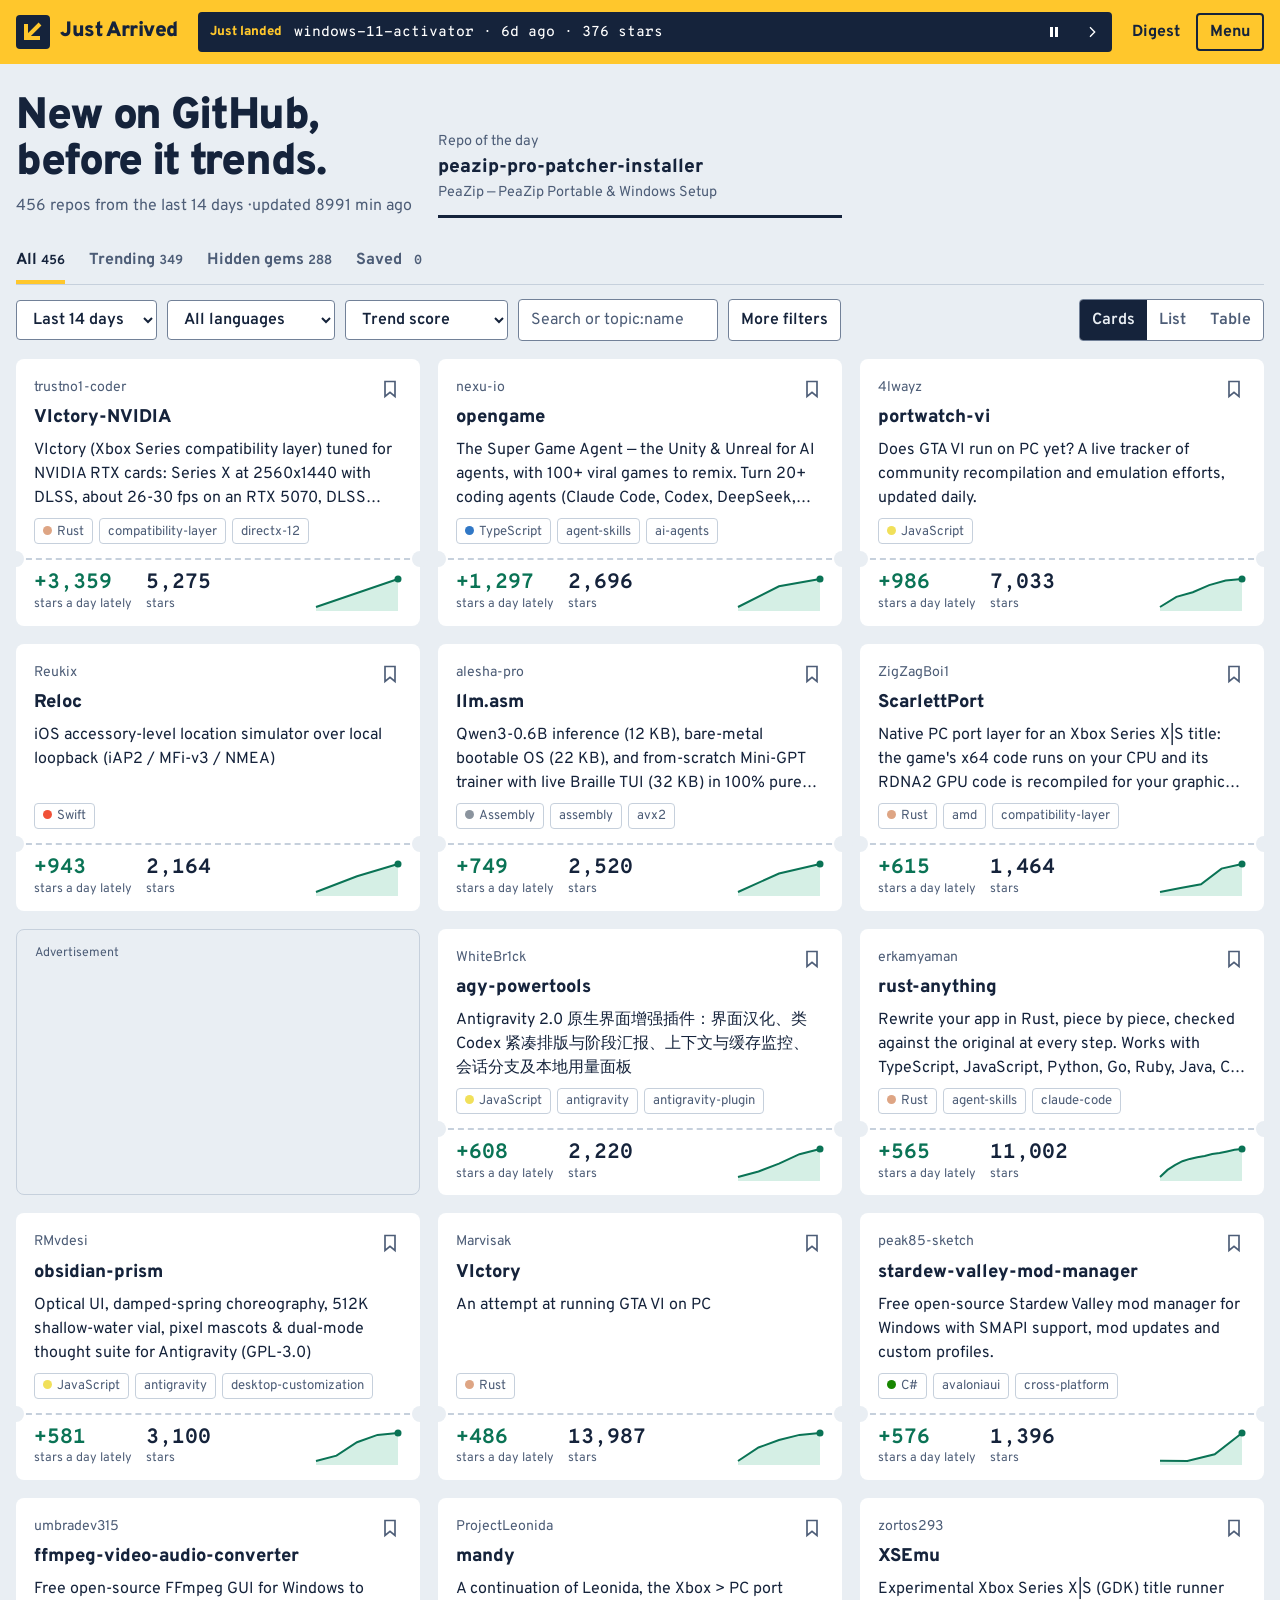
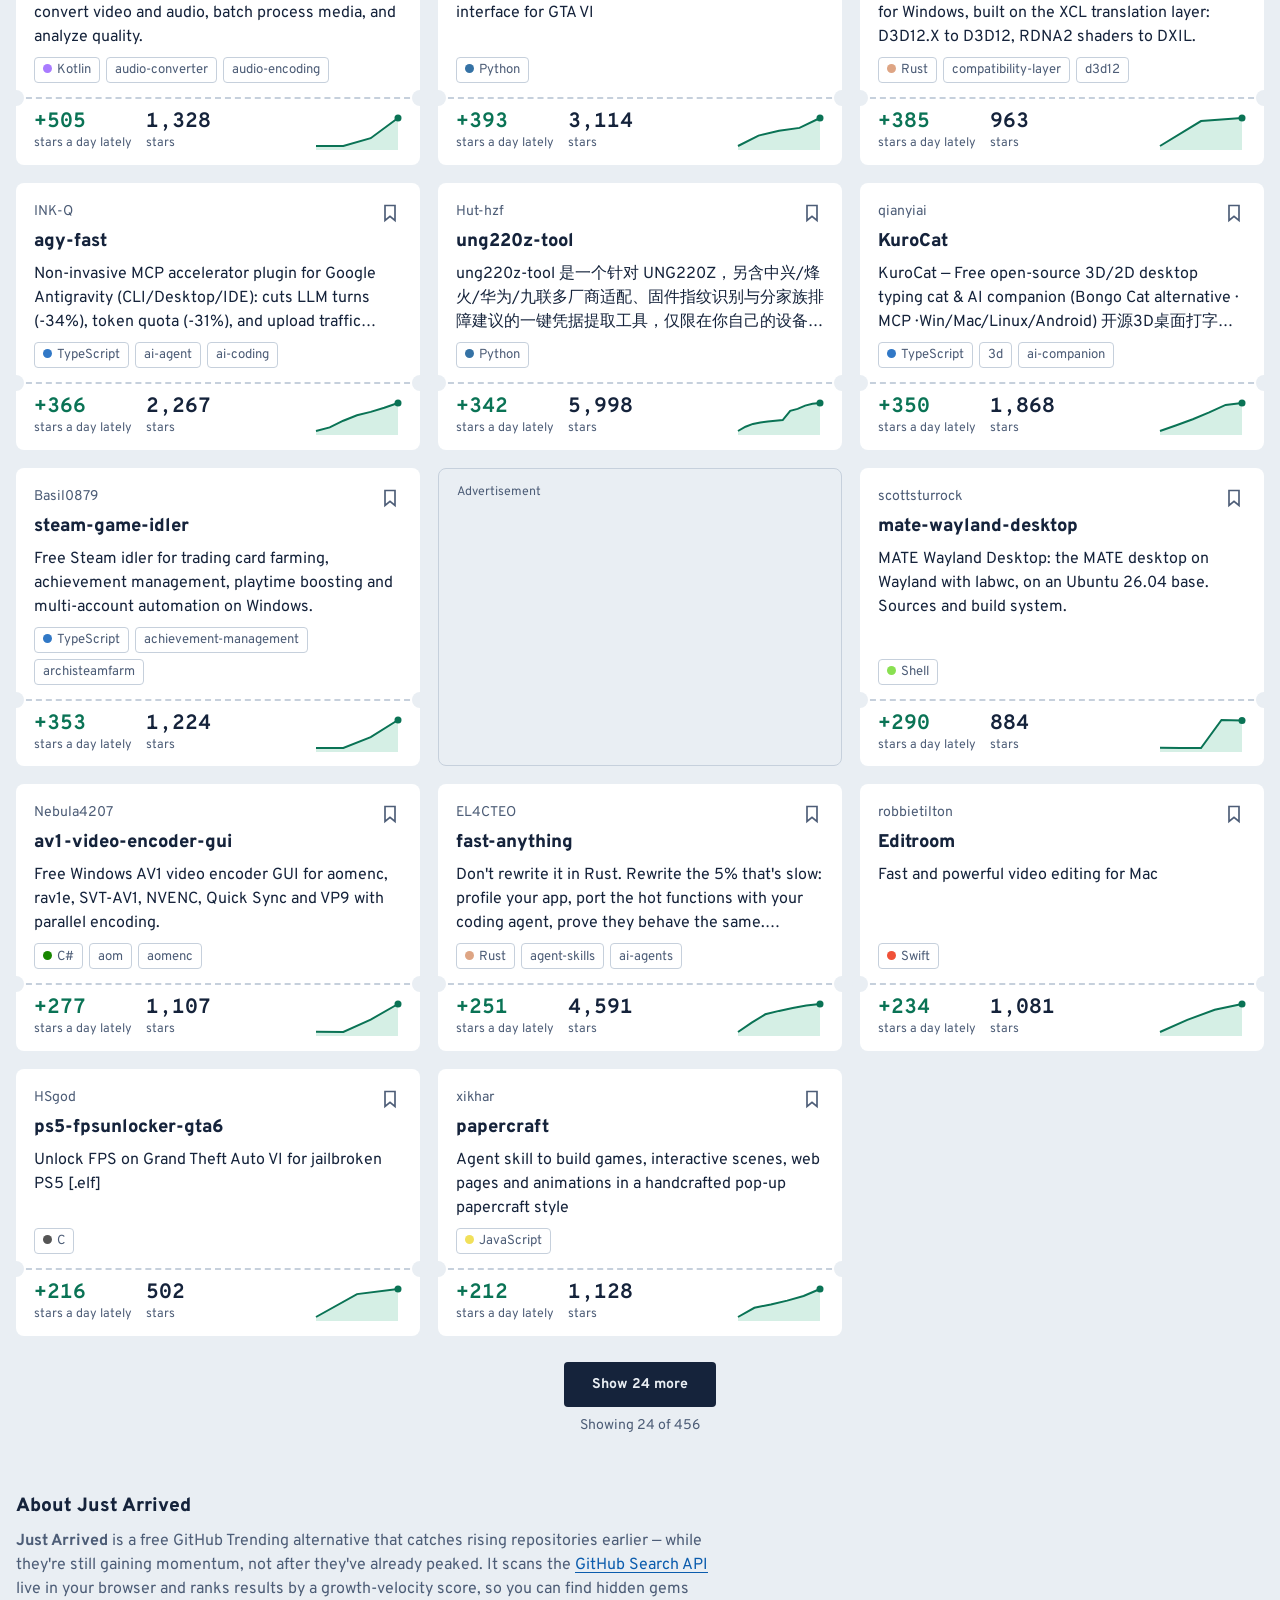
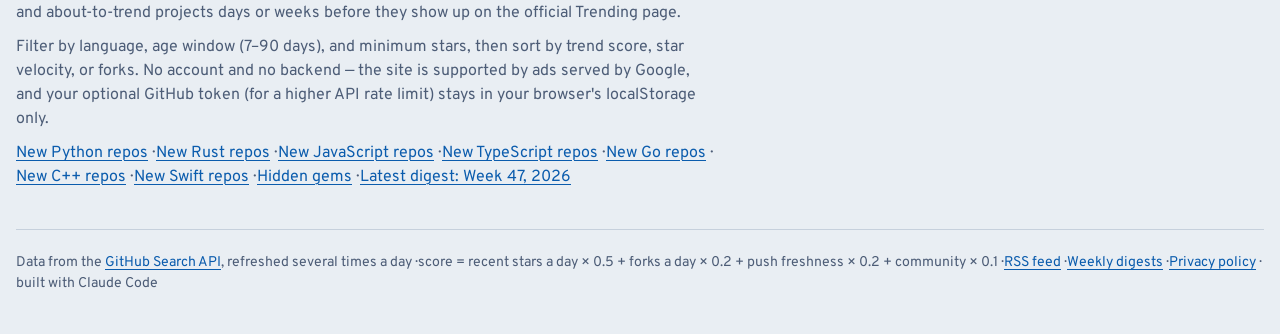
<file: index.html>
<!DOCTYPE html>
<html lang="en">
<head>
<meta charset="UTF-8">
<meta name="viewport" content="width=device-width, initial-scale=1.0">
<title>Just Arrived — Discover GitHub Repos Before They Trend</title>
<meta name="description" content="Find brand-new, fast-growing GitHub repositories before they hit Trending. A free, live velocity-ranked dashboard covering new repos, fastest growers, hidden gems, and about-to-trend projects — no signup required.">
<meta name="keywords" content="github trending, github trending alternative, new github repos, trending repositories, hidden gems github, rising open source projects, pre-trending repos">
<meta name="author" content="Sharma SK">
<meta name="google-site-verification" content="dS9IIF0rU-_oanifhCWbrHS5hOkqJWdt_hqmvXbVPaE" />
<meta name="robots" content="index, follow, max-image-preview:large">
<link rel="canonical" href="https://sharma-open-source.github.io/just-arrived/">
<link rel="alternate" type="application/atom+xml" title="Just Arrived — About to trend" href="feed.xml">
<meta name="theme-color" content="#ffc72c">

<meta property="og:type" content="website">
<meta property="og:site_name" content="Just Arrived">
<meta property="og:title" content="Just Arrived — Discover GitHub Repos Before They Trend">
<meta property="og:description" content="Brand-new, fast-growing GitHub repositories ranked by growth velocity — catch them before they hit Trending. Live data, no signup.">
<meta property="og:url" content="https://sharma-open-source.github.io/just-arrived/">
<meta property="og:image" content="https://sharma-open-source.github.io/just-arrived/og-image.png">
<meta property="og:image:width" content="1200">
<meta property="og:image:height" content="630">
<meta property="og:image:alt" content="Just Arrived — discover GitHub repos before they trend">
<meta property="og:locale" content="en_US">

<meta name="twitter:card" content="summary_large_image">
<meta name="twitter:title" content="Just Arrived — Discover GitHub Repos Before They Trend">
<meta name="twitter:description" content="Brand-new, fast-growing GitHub repositories ranked by growth velocity — catch them before they hit Trending.">
<meta name="twitter:image" content="https://sharma-open-source.github.io/just-arrived/og-image.png">

<link rel="icon" href="data:image/svg+xml,<svg xmlns='http://www.w3.org/2000/svg' viewBox='0 0 34 34'><rect width='34' height='34' rx='4' fill='%2315233b'/><path d='M10 9v14h14M10 23 24 9' fill='none' stroke='%23ffc72c' stroke-width='4'/></svg>">
<script type="application/ld+json">
{
  "@context": "https://schema.org",
  "@type": "WebApplication",
  "name": "Just Arrived",
  "alternateName": "Just Arrived — GitHub pre-trending discovery dashboard",
  "url": "https://sharma-open-source.github.io/just-arrived/",
  "description": "Discover brand-new, fast-growing GitHub repositories before they hit Trending. Live velocity-ranked dashboard covering newest repos, fastest growers, hidden gems, and about-to-trend projects.",
  "applicationCategory": "DeveloperApplication",
  "operatingSystem": "Any (web browser)",
  "browserRequirements": "Requires JavaScript",
  "isAccessibleForFree": true,
  "offers": {
    "@type": "Offer",
    "price": "0",
    "priceCurrency": "USD"
  },
  "author": {
    "@type": "Person",
    "name": "Sharma SK"
  }
}
</script>
<meta name="theme-color" content="#ffc72c">
<link rel="preload" href="fonts/overpass.woff2" as="font" type="font/woff2" crossorigin>
<!-- theme:start --><style>/* Shared look for every page: an arrivals hall. Dark values appear twice, for the OS setting and for the Theme button. */
@font-face { font-family: "Overpass"; src: url(fonts/overpass.woff2) format("woff2"); font-weight: 400 900; font-display: swap; }
@font-face { font-family: "Overpass Mono"; src: url(fonts/overpass-mono.woff2) format("woff2"); font-weight: 500 700; font-display: swap; }
:root {
  color-scheme: light;
  --hall: #e9eef3; --ticket: #ffffff; --ink: #15233b; --soft: #4d5d77; --line: #c6d0dc; --edge: #728198; --sign-edge: #15233b;
  --sign: #ffc72c; --sign-ink: #15233b; --link: #0b5cad; --up: #0a7355; --up-fill: #d5efe5; --warn: #b3261e;
  --face: "Overpass", "Highway Gothic", "Segoe UI", Arial, sans-serif;
  --mono: "Overpass Mono", ui-monospace, Consolas, monospace;
  --g: 18px;
}
@media (prefers-color-scheme: dark) { :root:not([data-theme="light"]) {
  color-scheme: dark; --hall: #0f1a2c; --ticket: #1a2840; --ink: #eef3fa; --soft: #a9b8cf; --line: #354663; --edge: #8294b3; --sign-edge: #f5bd1f;
  --sign: #f5bd1f; --link: #85bcf7; --up: #5fd3a8; --up-fill: #173d3a; --warn: #ff9d94; } }
:root[data-theme="dark"] {
  color-scheme: dark; --hall: #0f1a2c; --ticket: #1a2840; --ink: #eef3fa; --soft: #a9b8cf; --line: #354663; --edge: #8294b3; --sign-edge: #f5bd1f;
  --sign: #f5bd1f; --link: #85bcf7; --up: #5fd3a8; --up-fill: #173d3a; --warn: #ff9d94; }
* { box-sizing: border-box; }
[hidden] { display: none !important; }
body { margin: 0; background: var(--hall); color: var(--ink); font: 400 1rem/1.5 var(--face); }
a { color: var(--link); overflow-wrap: anywhere; text-underline-offset: 3px; text-decoration-thickness: 1px; }
::selection { background: #ffc72c; color: #15233b; }
html { scrollbar-color: var(--edge) transparent; }
input, textarea { caret-color: var(--link); }
.vh { position: absolute; width: 1px; height: 1px; overflow: hidden; clip-path: inset(50%); white-space: nowrap; }
.skip { position: absolute; left: 16px; top: -60px; z-index: 60; padding: 10px 16px; border-radius: 4px; background: var(--ink); color: var(--hall); font-weight: 700; }
.skip:focus { top: 12px; }
:focus-visible { outline: 3px solid var(--link); outline-offset: 2px; }
.in { max-width: 1320px; margin-inline: auto; padding-inline: max(16px, env(safe-area-inset-left, 0px)) max(16px, env(safe-area-inset-right, 0px)); }
.sign { position: sticky; top: 0; z-index: 30; background: var(--sign); color: var(--sign-ink); }
.sign .in { display: flex; flex-wrap: wrap; align-items: center; gap: 12px 20px; padding-block: 12px; }
.sign :focus-visible { outline-color: var(--sign-ink); }
.logo { display: flex; align-items: center; gap: 10px; color: var(--sign-ink); font-weight: 900; font-size: 1.3rem; letter-spacing: -.02em; text-decoration: none; }
.logo svg { width: 34px; height: 34px; }
.sign nav { display: flex; align-items: center; gap: 16px; margin-left: auto; }
.sign nav > a { color: var(--sign-ink); font-weight: 700; text-decoration: none; }
.sign nav > a:hover { text-decoration: underline; }

/* text pages: privacy and digests */
.doc { max-width: 760px; margin-inline: auto; padding: 32px 20px 64px; line-height: 1.65; }
.doc h1 { font-weight: 900; font-size: clamp(1.9rem, 4vw, 2.6rem); line-height: 1.08; letter-spacing: -.03em; text-wrap: balance; }
.doc h2 { margin-top: 36px; font-size: 1.2rem; font-weight: 800; }
.doc .muted { color: var(--soft); font-size: .9rem; }
.doc ol, .doc ul { padding-left: 24px; }
.doc footer { margin-top: 40px; }
.digest li { padding: 12px 0; border-bottom: 2px dashed var(--line); }
.digest li p { margin: 2px 0; }
</style><!-- theme:end -->
<script>
try { const t = localStorage.getItem("ja-theme"); if (t) document.documentElement.dataset.theme = t; } catch (e) {}
</script>
<style>
h1, h2, h3, p { margin: 0; }
button, input, select { font: inherit; color: inherit; }
button, select, summary { cursor: pointer; }
summary { list-style: none; }
summary::-webkit-details-marker { display: none; }
.landed { flex: 1 1 260px; display: flex; align-items: stretch; min-width: 0; min-height: 40px; border-radius: 4px; background: var(--sign-ink); color: #fff; overflow: hidden; }
.pending { visibility: hidden; }
.landed-label { flex: none; align-self: center; padding: 0 12px; color: var(--sign); font-size: .82rem; font-weight: 800; }
.landed button { border: 0; background: none; color: inherit; }
.landed-repo { flex: 1; min-width: 0; padding: 9px 0; overflow: hidden; text-align: left; text-overflow: ellipsis; white-space: nowrap; font: 500 .9rem var(--mono); }
.landed-repo:hover { text-decoration: underline; }
.landed-item { flex: 1; display: flex; min-width: 0; }
.landed-pause { display: grid; place-items: center; flex: none; min-width: 36px; padding: 0; }
.landed-pause:hover, .landed-next:hover { background: rgb(255 255 255 / .14); }
.landed-pause[aria-pressed="true"] .i-pause, .landed-pause[aria-pressed="false"] .i-play { display: none; }
@media (prefers-reduced-motion: reduce) { .landed-pause { display: none; } }
.landed-next { display: grid; place-items: center; flex: none; min-width: 40px; padding: 0; }
.landed :focus-visible { outline-color: var(--sign); outline-offset: -3px; }
.sign nav { margin-left: 0; }
.sign summary { border: 2px solid var(--sign-ink); border-radius: 4px; padding: 5px 12px; font-weight: 700; }
details { position: relative; }
.pop { position: absolute; z-index: 25; top: calc(100% + 6px); left: 0; width: 240px; padding: 14px; background: var(--ticket); color: var(--ink); border: 1px solid var(--line); border-radius: 6px; box-shadow: 0 10px 30px rgb(0 0 0 / .18); }
.sign .pop { left: auto; right: 0; padding: 6px; }
.sign .pop :focus-visible { outline-color: var(--link); }
.pop button { display: block; width: 100%; padding: 9px 10px; border: 0; border-radius: 4px; background: none; text-align: left; font-weight: 600; }
.pop button:hover, .pop button.active { background: var(--hall); }
.pop input { width: 100%; accent-color: var(--link); }
.refresh-glyph { vertical-align: -2px; }
.spin .refresh-glyph { animation: spin .9s linear infinite; }
@keyframes spin { to { transform: rotate(360deg); } }

.intro { display: grid; grid-template-columns: repeat(3, minmax(0, 1fr)); gap: var(--g); padding-block: 30px 22px; align-items: end; }
h1 { font-weight: 900; font-size: clamp(1.9rem, 3.6vw, 2.75rem); line-height: 1.05; letter-spacing: -.03em; text-wrap: balance; }
.intro p { margin-top: 8px; color: var(--soft); }
#dataAsOf:not(:empty)::before { content: "· "; }
.spotlight { grid-column: 2 / -1; display: grid; grid-template-columns: repeat(2, minmax(0, 1fr)); gap: var(--g); align-self: stretch; }
.spot { display: flex; flex-direction: column; justify-content: flex-end; min-width: 0; padding: 0 0 12px; border: 0; border-bottom: 3px solid var(--ink); background: none; text-align: left; }
.spot .label, .spot .sub { color: var(--soft); font-size: .9rem; }
.spot .sub { display: -webkit-box; -webkit-line-clamp: 1; -webkit-box-orient: vertical; overflow: hidden; }
.spot strong { font-size: 1.2rem; font-weight: 800; overflow-wrap: anywhere; }
.spot:hover strong { color: var(--link); }

.tabs { display: flex; gap: 24px; overflow-x: auto; border-bottom: 1px solid var(--line); scroll-margin-top: 90px; }
.tab { flex: none; padding: 8px 0; border: 0; border-bottom: 4px solid transparent; background: none; color: var(--soft); font-weight: 700; }
.tab[data-tab].active { color: var(--ink); border-color: var(--sign); }
.tab .count { display: inline-block; min-width: 3ch; font: 700 .82rem var(--mono); }
.filters { display: flex; flex-wrap: wrap; align-items: center; gap: 10px; padding-block: 14px 18px; }
.filters input[type="search"] { flex: 0 1 200px; min-width: 0; padding: 8px 12px; border: 1px solid var(--edge); border-radius: 4px; background: var(--ticket); }
.filters select, .filters summary { max-width: 100%; padding: 8px 12px; border: 1px solid var(--edge); border-radius: 4px; background: var(--ticket); font-weight: 600; }
#langSel { width: 10.5rem; }
.seg { display: inline-flex; margin-left: auto; border: 1px solid var(--edge); border-radius: 4px; overflow: hidden; background: var(--ticket); }
.seg button { padding: 8px 12px; border: 0; background: none; color: var(--soft); font-weight: 600; }
.tab:hover { color: var(--ink); border-color: var(--line); }
.tab.active:hover { border-color: var(--sign); }
.tab:focus-visible { outline-offset: -3px; }
.filters select:hover, .filters summary:hover, .filters input:hover, .btn:not(:disabled):hover { border-color: var(--ink); }
.seg button:not(.active):hover { color: var(--ink); background: var(--hall); }
.seg button:focus-visible { outline-offset: -3px; }
.filters ::placeholder { color: var(--soft); opacity: 1; }
.sign summary:hover { background: var(--sign-ink); color: var(--sign); }
.bookmark-btn:hover svg { stroke: var(--ink); }
.seg button.active { background: var(--ink); color: var(--hall); }
.error-box { margin-bottom: 16px; padding: 12px 16px; border: 2px solid var(--warn); border-radius: 6px; background: var(--ticket); }

#hall:focus { outline: none; }
.hall { display: grid; grid-template-columns: repeat(3, minmax(0, 1fr)); gap: var(--g); align-items: start; }
.feed { grid-column: 1 / -1; min-width: 0; }
.grid { display: grid; grid-template-columns: repeat(3, minmax(0, 1fr)); gap: var(--g); }
/* The preview takes exactly the third column, so cards and ads keep their width. */
@media (min-width: 1001px) {
  .hall:has(.pane[open]) .feed { grid-column: 1 / 3; }
  .hall:has(.pane[open]) .grid { grid-template-columns: repeat(2, minmax(0, 1fr)); }
  .feed .grid.list-view { grid-template-columns: minmax(0, 1fr); width: calc((100% - 2 * var(--g)) * 2 / 3 + var(--g)); }
  .hall:has(.pane[open]) .feed .grid.list-view { grid-template-columns: minmax(0, 1fr); width: 100%; }
}

.card { position: relative; display: grid; grid-template-rows: 1fr auto; min-height: 250px; border-radius: 8px; background: var(--ticket); cursor: pointer; scroll-margin: 90px 0 20px; }
.static-card { cursor: auto; }
.card.on { outline: 3px solid var(--sign-edge); }
.card-main { display: flex; flex-direction: column; gap: 8px; min-width: 0; padding: 18px 18px 14px; }
.repo-name { padding: 0 44px 0 0; border: 0; background: none; text-align: left; font-weight: 800; font-size: 1.15rem; line-height: 1.2; overflow-wrap: anywhere; }
a.repo-name { display: inline-block; color: inherit; text-decoration: none; }
a.repo-name:hover { text-decoration: underline; }
.card-h { font: inherit; }
.card:hover .repo-name { color: var(--link); }
.av { flex: none; border-radius: 50%; background: var(--hall); object-fit: cover; }
.who { display: flex; align-items: center; gap: 8px; min-width: 0; }
.card .who { padding-right: 40px; }
.who .repo-owner, .who strong { min-width: 0; }
.landed .av { align-self: center; margin-right: 8px; }
td .av { margin-right: 8px; vertical-align: middle; }
/* only repos whose owner uploaded a preview image have a banner */
.card-img { display: block; width: 100%; height: 130px; border-bottom: 1px solid var(--line); border-radius: 8px 8px 0 0; background: var(--hall); object-fit: cover; }
.card:has(.card-img) { grid-template-rows: auto 1fr auto; }
.card:has(.card-img) .desc { -webkit-line-clamp: 2; }
.card:has(.card-img) .bookmark-btn { top: 142px; }
.list-view .card-img { display: none; }
.list-view .card:has(.card-img) { grid-template-rows: 1fr auto; }
.list-view .card:has(.card-img) .bookmark-btn { top: 12px; }
.pane-img { display: block; width: 100%; height: auto; aspect-ratio: 2; border-radius: 6px; background: var(--hall); object-fit: contain; }
.repo-owner { color: var(--soft); font-size: .88rem; overflow-wrap: anywhere; }
.card .desc { display: -webkit-box; -webkit-line-clamp: 3; -webkit-box-orient: vertical; overflow: hidden; overflow-wrap: anywhere; }
.topics { display: flex; flex-wrap: wrap; gap: 6px; }
.card .topics { margin-top: auto; }
.chip { min-height: 26px; max-width: 100%; padding: 1px 8px; border: 1px solid var(--line); border-radius: 4px; background: none; color: var(--soft); font-size: .82rem; overflow-wrap: anywhere; }
.chip:hover { border-color: var(--link); color: var(--link); }
.chip.active { border-color: var(--sign); background: var(--sign); color: var(--sign-ink); }
.lang-dot { display: inline-block; width: 9px; height: 9px; margin-right: 5px; border-radius: 50%; }
.card .bookmark-btn { position: absolute; top: 12px; right: 12px; display: grid; place-items: center; width: 36px; height: 36px; }
.bookmark-btn { padding: 4px; border: 0; border-radius: 4px; background: none; }
.bookmark-btn svg { width: 20px; height: 20px; fill: none; stroke: var(--soft); stroke-width: 2; }
.bookmark-btn.active svg { fill: var(--sign); stroke: var(--ink); }
.badges { display: flex; flex-wrap: wrap; gap: 6px; }
.badge { align-self: flex-start; padding: 2px 7px; border: 1px solid var(--line); border-radius: 3px; font-size: .78rem; font-weight: 700; }
.badge.fresh { border-color: var(--sign); background: var(--sign); color: var(--sign-ink); }
.gain { color: var(--up); font-size: .85rem; font-weight: 700; }
/* perforation: dashed tear line between two punched notches */
.stub { position: relative; display: flex; align-items: center; gap: 14px; padding: 12px 18px; border-top: 2px dashed var(--line); }
.stub::before, .stub::after { content: ""; position: absolute; top: -9px; width: 16px; height: 16px; border-radius: 50%; background: var(--hall); }
.stub::before { left: -8px; }
.stub::after { right: -8px; }
.stub b { display: block; font: 700 1.3rem/1.1 var(--mono); white-space: nowrap; }
.stub b.up { color: var(--up); }
.stub small { display: block; color: var(--soft); font-size: .78rem; }
.stub .spark { flex: 0 1 90px; min-width: 40px; margin-left: auto; }
.spark { display: block; overflow: visible; }

/* in-feed ads: plain and labelled, without the ticket stub */
.ad-card { min-width: 0; min-height: 250px; padding: 14px 18px; border: 1px solid var(--line); border-radius: 8px; overflow: hidden; }
.list-view .ad-card { min-height: 120px; }
.ad-card:has(ins[data-ad-status="unfilled"]), .ad-slot:has(ins[data-ad-status="unfilled"]) { display: none; }
.ad-slot { min-height: 120px; margin: 28px 0; text-align: center; overflow: hidden; }
.ad-label { display: block; margin-bottom: 4px; color: var(--soft); font-size: .78rem; }

.more-wrap { margin-top: 26px; text-align: center; color: var(--soft); font-size: .88rem; }
.more-wrap button:hover { background: var(--link); color: var(--ticket); }
.more-wrap button { display: block; margin: 0 auto 8px; padding: 12px 28px; border: 0; border-radius: 4px; background: var(--ink); color: var(--hall); font-weight: 700; }
.state .btn { margin-top: 12px; }
.state { padding: 50px 0; color: var(--soft); }
.table-wrap { overflow-x: auto; border-radius: 8px; background: var(--ticket); }
table { width: 100%; border-collapse: collapse; font-size: .92rem; }
th, td { padding: 10px 12px; border-bottom: 1px solid var(--line); text-align: left; }
td { font-variant-numeric: tabular-nums; }
th { color: var(--soft); white-space: nowrap; }
th button { padding: 0; border: 0; background: none; font-weight: 700; }
th button:hover { color: var(--ink); text-decoration: underline; text-underline-offset: 3px; }
th[aria-sort] button { color: var(--ink); box-shadow: 0 3px 0 var(--sign); }
th.n, td.n { text-align: right; }
.row-acts { white-space: nowrap; }
.row-acts .btn { padding: 4px 10px; }
.row-acts .bookmark-btn { min-width: 36px; min-height: 36px; vertical-align: middle; }
tr[data-id] { cursor: pointer; scroll-margin: 90px 0 20px; }
tr.on { background: var(--up-fill); }

/* preview: third column on wide screens, full screen below */
.pane { position: sticky; top: 84px; inset-inline: auto; width: auto; max-width: none; height: calc(100vh - 104px); max-height: none; margin: 0; padding: 0; border: 0; border-radius: 8px; background: var(--ticket); color: var(--ink); overflow: hidden; }
.pane[open] { display: flex; flex-direction: column; min-width: 0; }
.bar { display: flex; align-items: center; justify-content: space-between; gap: 10px; padding: 12px 18px; border-bottom: 1px solid var(--line); }
/* same outline as the open card, so the two read as a pair */
.pane { outline: 3px solid var(--sign-edge); box-shadow: 0 12px 32px rgb(0 0 0 / .16); }
.pane-head { border-bottom: 0; background: var(--sign); color: var(--sign-ink); }
.pane-head #previewOwner, .pane-head .repo-owner { color: inherit; font-weight: 700; }
.pane-head .btn, .pane-head .btn:not(:disabled):hover { border-color: var(--sign-ink); }
.pane-head .btn { color: var(--sign-ink); }
.pane-head .btn:hover { background: var(--sign-ink); color: var(--sign); }
.pane-head :focus-visible { outline-color: var(--sign-ink); }
.bar.foot { border-top: 2px dashed var(--line); border-bottom: 0; font: 500 .85rem var(--mono); }
.btn { padding: 7px 14px; border: 1px solid var(--edge); border-radius: 4px; background: none; color: var(--ink); font: 700 .9rem var(--face); text-decoration: none; }
.btn.go { border-color: var(--sign); background: var(--sign); color: var(--sign-ink); }
.btn:disabled { opacity: .4; cursor: default; }
#previewBody { flex: 1; display: flex; flex-direction: column; gap: 16px; min-height: 0; padding: 20px 18px; overflow-y: auto; }
#previewBody > * { flex-shrink: 0; }
#previewBody h2 { font-weight: 900; font-size: 1.6rem; line-height: 1.1; letter-spacing: -.02em; overflow-wrap: anywhere; }
#previewBody > h3 { margin: 10px 0 -8px; font-size: .95rem; font-weight: 800; }
#previewOwner { color: var(--soft); overflow-wrap: anywhere; }
.acts, .meta { display: flex; flex-wrap: wrap; gap: 8px 14px; }
.acts { gap: 8px; }
.meta { color: var(--soft); font-size: .88rem; }
.facts { display: grid; grid-template-columns: repeat(3, 1fr); gap: 10px; }
.facts b { display: block; font: 700 1.15rem var(--mono); }
.facts span { color: var(--soft); font-size: .84rem; }
.axis { display: flex; justify-content: space-between; margin-top: 6px; color: var(--soft); font: 500 .75rem var(--mono); }
.similar button { display: flex; justify-content: space-between; gap: 12px; width: 100%; padding: 10px 0; border: 0; border-top: 1px solid var(--line); background: none; text-align: left; }
.similar strong { overflow-wrap: anywhere; }
.similar button:hover strong { color: var(--link); }
.similar button > span:last-child { color: var(--up); font-family: var(--mono); white-space: nowrap; }
.readme { min-width: 0; font-size: .95rem; overflow-wrap: anywhere; }
.md > * + *, .md li > * + p, .md blockquote > * + *, .md details > * + *, .md div > * + * { margin-top: 12px; }
.md.folded { max-height: 640px; overflow: hidden; -webkit-mask: linear-gradient(#000 85%, transparent); mask: linear-gradient(#000 85%, transparent); }
.readme-expand { display: block; margin: 12px 0; }
.readme-more { display: inline-block; margin-top: 12px; }
.md h1, #previewBody .md h1, .md h2, #previewBody .md h2, .md h3, .md h4, .md h5, .md h6 { margin-top: 22px; font-size: 1rem; font-weight: 800; line-height: 1.25; letter-spacing: 0; scroll-margin-top: 12px; }
#previewBody .md h1 { font-size: 1.35rem; }
#previewBody .md h2 { padding-bottom: 5px; border-bottom: 1px solid var(--line); font-size: 1.15rem; }
.md > :first-child { margin-top: 0 !important; }
.md ul, .md ol { margin-block: 0; padding-left: 22px; }
.md li + li { margin-top: 4px; }
.md .task-list-item { list-style: none; margin-left: -20px; }
.md pre { max-width: 100%; margin-block: 0; padding: 12px; border-radius: 4px; background: var(--hall); overflow-x: auto; overflow-wrap: normal; line-height: 1.45; }
.md code, .md kbd, .md samp { font-family: var(--mono); font-size: .88em; }
.md :not(pre) > code, .md kbd { padding: 1px 5px; border-radius: 3px; background: var(--hall); }
.md img { max-width: 100%; height: auto; vertical-align: middle; }
.md table { display: block; width: max-content; max-width: 100%; overflow-x: auto; font-size: .88rem; overflow-wrap: normal; }
.md th, .md td { padding: 6px 10px; border: 1px solid var(--line); cursor: auto; white-space: normal; }
.md th { color: var(--ink); }
.md blockquote, .md .markdown-alert { margin-inline: 0; padding-left: 12px; border-left: 3px solid var(--line); color: var(--soft); }
.md .markdown-alert { border-color: var(--sign); color: inherit; }
.md .markdown-alert-title { font-weight: 800; }
.md hr { border: 0; border-top: 1px solid var(--line); }
.md summary { list-style: revert; display: list-item; font-weight: 700; }
.md .pl-c { color: var(--soft); }
.md .pl-k, .md .pl-ent { color: var(--link); }
.md .pl-s, .md .pl-pds { color: var(--up); }
.md .pl-c1, .md .pl-v { color: var(--warn); }
.readme-empty { color: var(--soft); }

#tokenDialog { width: min(440px, 92vw); padding: 24px; border: 0; border-radius: 8px; background: var(--ticket); color: var(--ink); }
dialog::backdrop { background: rgb(10 20 40 / .5); }
#tokenDialog p { margin: 8px 0 14px; font-size: .92rem; color: var(--soft); }
#tokenDialog input { width: 100%; padding: 9px 10px; border: 1px solid var(--line); border-radius: 4px; background: var(--hall); }
#tokenDialog .row { display: flex; justify-content: flex-end; gap: 8px; margin-top: 14px; }

.about { max-width: 70ch; margin-top: 56px; color: var(--soft); }
.about h2 { margin-bottom: 8px; color: var(--ink); font-size: 1.2rem; font-weight: 800; }
.about p + p { margin-top: 10px; }
.foot-links { margin-top: 40px; padding-block: 22px 40px; border-top: 1px solid var(--line); color: var(--soft); font-size: .88rem; }

@media (max-width: 1000px) {
  .grid { grid-template-columns: repeat(2, minmax(0, 1fr)); }
  .grid.list-view { grid-template-columns: minmax(0, 1fr); }
  .intro { grid-template-columns: minmax(0, 1fr); }
  .spotlight { grid-column: auto; }
  .pane { outline: 0; box-shadow: none; position: fixed; inset: 0; z-index: 50; width: 100%; height: 100%; border-radius: 0; padding: env(safe-area-inset-top, 0px) env(safe-area-inset-right, 0px) env(safe-area-inset-bottom, 0px) env(safe-area-inset-left, 0px); }
  body:has(.pane[open]) { overflow: hidden; }
}
@media (max-width: 640px) {
  /* two header rows are too much to keep on a phone screen */
  .sign { position: static; }
  .card, tr[data-id], .tabs { scroll-margin-top: 16px; }
  .grid { grid-template-columns: minmax(0, 1fr); }
  .intro { padding-top: 20px; }
  .landed { order: 3; flex-basis: 100%; }
  .filters input[type="search"] { flex: 1 1 100%; }
  .sign .logo { margin-right: auto; }
  .card { min-height: 0; }
  .ad-card { min-height: 160px; }
  .seg { margin-left: 0; }
  .spot strong { overflow: hidden; white-space: nowrap; text-overflow: ellipsis; }
  .spot .who { width: 100%; }
  #dataAsOf { display: block; min-height: 1.5em; }
  #dataAsOf:not(:empty)::before { content: none; }
}
@media (max-width: 480px) { .spotlight { grid-template-columns: minmax(0, 1fr); } }
@media (prefers-reduced-motion: no-preference) {
  .card { transition: transform .15s; }
  .card:hover { transform: translateY(-2px); }
}
</style>
<script async src="https://pagead2.googlesyndication.com/pagead/js/adsbygoogle.js?client=ca-pub-4743008845908654"
     crossorigin="anonymous"></script>
</head>
<body>
<header class="sign"><div class="in">
  <a class="logo" href="./"><svg viewBox="0 0 34 34" aria-hidden="true"><rect width="34" height="34" rx="4" fill="#15233b"/><path d="M10 9v14h14M10 23 24 9" fill="none" stroke="#ffc72c" stroke-width="4"/></svg>Just Arrived</a>
  <div class="landed pending" id="landed">
    <span class="landed-label">Just landed</span>
    <div class="landed-item" id="landedItem"><span id="landedAv" style="display:flex"></span>
    <button type="button" class="landed-repo" id="landedRepo"></button></div>
    <button type="button" class="landed-pause" id="landedPause" aria-pressed="false" aria-label="Pause new repos"><svg viewBox="0 0 12 12" width="12" height="12" fill="currentColor" aria-hidden="true"><path class="i-pause" d="M2 1h3v10H2zM7 1h3v10H7z"/><path class="i-play" d="M3 1l8 5-8 5z"/></svg></button>
    <button type="button" class="landed-next" id="landedNext" aria-label="Next new repo"><svg viewBox="0 0 24 24" width="16" height="16" fill="none" stroke="currentColor" stroke-width="2" aria-hidden="true"><path d="M9 5l7 7-7 7"/></svg></button>
  </div>
  <nav aria-label="Site">
    <a href="digest/">Digest</a>
    <details id="menu"><summary>Menu</summary><div class="pop">
      <button type="button" id="themeBtn">Light or dark theme</button>
      <button type="button" id="refreshBtn"><svg class="refresh-glyph" viewBox="0 0 24 24" width="16" height="16" fill="none" stroke="currentColor" stroke-width="2" aria-hidden="true"><path d="M20 12a8 8 0 1 1-2.3-5.7M20 3v5h-5"/></svg> Refresh data</button>
      <button type="button" id="autoBtn" aria-pressed="false">Refresh every 5 minutes: off</button>
      <button type="button" id="shuffleBtn">Surprise me</button>
      <button type="button" id="tokenBtn">GitHub token</button>
    </div></details>
  </nav>
</div></header>

<div class="in">
<section class="intro">
  <div>
    <h1>New on GitHub, before it trends.</h1>
    <p><span id="stTotal"><!-- static-total:start -->456 repos from the last 14 days<!-- static-total:end --></span> <span id="dataAsOf"></span></p>
  </div>
  <div class="spotlight pending" id="spotlight">
    <div class="spot" aria-hidden="true"><span class="label">&nbsp;</span><span class="who"><span style="width:28px;height:28px"></span><strong>&nbsp;</strong></span><span class="sub">&nbsp;</span></div>
    <div class="spot" aria-hidden="true"><span class="label">&nbsp;</span><span class="who"><span style="width:28px;height:28px"></span><strong>&nbsp;</strong></span><span class="sub">&nbsp;</span></div>
  </div>
</section>

<div class="tabs" id="tabs" role="group" aria-label="Lists">
  <button class="tab active" data-tab="all">All <span class="count"><!-- static-count-all:start -->456<!-- static-count-all:end --></span></button>
  <button class="tab" data-tab="fresh" hidden>Since last visit <span class="count">0</span></button>
  <button class="tab" data-tab="trend">Trending <span class="count"><!-- static-count-trend:start -->367<!-- static-count-trend:end --></span></button>
  <button class="tab" data-tab="gems">Hidden gems <span class="count"><!-- static-count-gems:start -->288<!-- static-count-gems:end --></span></button>
  <button class="tab" data-tab="saved">Saved <span class="count">0</span></button>
</div>

<div class="filters">
  <select id="ageSel" aria-label="Created within">
    <option value="7">Last 7 days</option>
    <option value="14" selected>Last 14 days</option>
    <option value="30">Last 30 days</option>
    <option value="90">Last 90 days</option>
  </select>
  <select id="langSel" aria-label="Language"><option value="">All languages</option></select>
  <select id="sortSel" aria-label="Sort by">
    <option value="score" selected>Trend score</option>
    <option value="velocity">Fastest growing</option>
    <option value="stars">Most stars</option>
    <option value="forks">Most forks</option>
    <option value="newest">Newest</option>
  </select>
  <input type="search" id="searchBox" placeholder="Search or topic:name" aria-label="Search repos and topics">
  <details id="moreFilters"><summary>More filters</summary><div class="pop">
    <label for="minStars">Minimum stars: <b id="minStarsVal">50</b></label>
    <input type="range" id="minStars" min="0" max="500" step="10" value="50">
  </div></details>
  <span class="seg" id="viewSeg" role="group" aria-label="View">
    <button data-view="grid" class="active">Cards</button>
    <button data-view="list">List</button>
    <button data-view="table">Table</button>
  </span>
</div>

<noscript><p class="state">Filters and previews need JavaScript. The list below is a snapshot; the <a href="digest/">weekly digests</a> work without it.</p></noscript>

<div id="errorBox" class="error-box" role="alert" hidden></div>
<main class="hall" id="hall" tabindex="-1">
  <div class="feed">
    <div id="content"><div id="plainView"><!-- static-list:start --><div class="grid">
<article class="card static-card">

<div class="card-main">
<div class="who"><img class="av" data-img src="https://avatars.githubusercontent.com/u/361337194?v=4&amp;s=72" width="24" height="24" alt="" loading="lazy" decoding="async"><span class="repo-owner">trustno1-coder</span></div>
<h2 class="card-h"><a class="repo-name" href="https://github.com/trustno1-coder/VIctory-NVIDIA" rel="noopener nofollow">VIctory-NVIDIA</a></h2>
<p class="desc">VIctory (Xbox Series compatibility layer) tuned for NVIDIA RTX cards: Series X at 2560x1440 with DLSS, about 26-30 fps on an RTX 5070, DLSS frame generation 2x-6x, an F1 settings menu and F3 stats panel, open water without dark blocks. Built on many repos combined into one. No game files or NVIDIA files included.</p>
<div class="topics"><span class="chip"><span class="lang-dot"></span>Rust</span><span class="chip">compatibility-layer</span><span class="chip">directx-12</span></div>
</div>
<div class="stub">
<div><b class="up">+3,359</b><small>stars a day lately</small></div>
<div><b>5,275</b><small>stars</small></div>
</div>
</article>
<article class="card static-card">
<img class="card-img" data-img src="https://repository-images.githubusercontent.com/1471624301/e913bd79-c296-47cb-a727-ff4124bedcf2" alt="" loading="lazy" decoding="async">
<div class="card-main">
<div class="who"><img class="av" data-img src="https://avatars.githubusercontent.com/u/263625318?v=4&amp;s=72" width="24" height="24" alt="" loading="lazy" decoding="async"><span class="repo-owner">nexu-io</span></div>
<h2 class="card-h"><a class="repo-name" href="https://github.com/nexu-io/opengame" rel="noopener nofollow">opengame</a></h2>
<p class="desc">The Super Game Agent — the Unity &amp; Unreal for AI agents, with 100+ viral games to remix. Turn 20+ coding agents (Claude Code, Codex, DeepSeek, etc.) into a full-stack AI game studio. Build and publish 3D &amp; mini-games to WeChat, Douyin, TikTok, Telegram, itch.io, and more.</p>
<div class="topics"><span class="chip"><span class="lang-dot"></span>TypeScript</span><span class="chip">agent-skills</span><span class="chip">ai-agents</span></div>
</div>
<div class="stub">
<div><b class="up">+1,297</b><small>stars a day lately</small></div>
<div><b>2,696</b><small>stars</small></div>
</div>
</article>
<article class="card static-card">
<img class="card-img" data-img src="https://repository-images.githubusercontent.com/1474584825/c8e25581-17b0-49f7-958d-ca6741086ade" alt="" loading="lazy" decoding="async">
<div class="card-main">
<div class="who"><img class="av" data-img src="https://avatars.githubusercontent.com/u/360285106?v=4&amp;s=72" width="24" height="24" alt="" loading="lazy" decoding="async"><span class="repo-owner">flint63-code</span></div>
<h2 class="card-h"><a class="repo-name" href="https://github.com/flint63-code/gitdesk-windows" rel="noopener nofollow">gitdesk-windows</a></h2>
<p class="desc">Free open-source Git GUI client for Windows with visual commit history, branch management, SSH, Git LFS and more.</p>
<div class="topics"><span class="chip"><span class="lang-dot"></span>C#</span><span class="chip">bitbucket</span><span class="chip">cross-platform</span></div>
</div>
<div class="stub">
<div><b class="up">+1,253</b><small>so far (21h)</small></div>
<div><b>1,253</b><small>stars</small></div>
</div>
</article>
<article class="card static-card">
<img class="card-img" data-img src="https://repository-images.githubusercontent.com/1474593596/f1ec41be-a814-49b4-9e09-0a9549c9b55f" alt="" loading="lazy" decoding="async">
<div class="card-main">
<div class="who"><img class="av" data-img src="https://avatars.githubusercontent.com/u/361635094?v=4&amp;s=72" width="24" height="24" alt="" loading="lazy" decoding="async"><span class="repo-owner">riveran0226</span></div>
<h2 class="card-h"><a class="repo-name" href="https://github.com/riveran0226/windows-explorer-blur-mica" rel="noopener nofollow">windows-explorer-blur-mica</a></h2>
<p class="desc">Free Windows 10 &amp; 11 Explorer customization tool for Acrylic, Mica, transparency and background blur effects.</p>
<div class="topics"><span class="chip"><span class="lang-dot"></span>C++</span><span class="chip">acrylic</span><span class="chip">blur</span></div>
</div>
<div class="stub">
<div><b class="up">+1,251</b><small>so far (21h)</small></div>
<div><b>1,251</b><small>stars</small></div>
</div>
</article>
<article class="card static-card">
<img class="card-img" data-img src="https://repository-images.githubusercontent.com/1474599413/a59234d5-22a9-4e57-89ed-422269d2f8eb" alt="" loading="lazy" decoding="async">
<div class="card-main">
<div class="who"><img class="av" data-img src="https://avatars.githubusercontent.com/u/358015594?v=4&amp;s=72" width="24" height="24" alt="" loading="lazy" decoding="async"><span class="repo-owner">mist-8659</span></div>
<h2 class="card-h"><a class="repo-name" href="https://github.com/mist-8659/windows-mouse-keyboard-sharing-kvm" rel="noopener nofollow">windows-mouse-keyboard-sharing-kvm</a></h2>
<p class="desc">Free open-source KVM software to share one keyboard and mouse across multiple Windows, macOS and Linux computers.</p>
<div class="topics"><span class="chip"><span class="lang-dot"></span>C++</span><span class="chip">c-plus-plus</span><span class="chip">clipboard</span></div>
</div>
<div class="stub">
<div><b class="up">+1,249</b><small>so far (21h)</small></div>
<div><b>1,249</b><small>stars</small></div>
</div>
</article>
<article class="card static-card">
<img class="card-img" data-img src="https://repository-images.githubusercontent.com/1474611005/53ce30cb-27da-43a7-878d-cf976535eb6a" alt="" loading="lazy" decoding="async">
<div class="card-main">
<div class="who"><img class="av" data-img src="https://avatars.githubusercontent.com/u/358352282?v=4&amp;s=72" width="24" height="24" alt="" loading="lazy" decoding="async"><span class="repo-owner">nocta1554</span></div>
<h2 class="card-h"><a class="repo-name" href="https://github.com/nocta1554/windows-video-downloader-gui" rel="noopener nofollow">windows-video-downloader-gui</a></h2>
<p class="desc">Free open-source Windows video downloader GUI for YouTube and 1,000+ websites, powered by yt-dlp.</p>
<div class="topics"><span class="chip"><span class="lang-dot"></span>C++</span><span class="chip">audio</span><span class="chip">c-plus-plus</span></div>
</div>
<div class="stub">
<div><b class="up">+1,243</b><small>so far (21h)</small></div>
<div><b>1,243</b><small>stars</small></div>
</div>
</article>
<article class="card static-card">
<img class="card-img" data-img src="https://repository-images.githubusercontent.com/1474586742/817e73d6-c5fc-49d4-a16a-6e75bd0508f2" alt="" loading="lazy" decoding="async">
<div class="card-main">
<div class="who"><img class="av" data-img src="https://avatars.githubusercontent.com/u/358397851?v=4&amp;s=72" width="24" height="24" alt="" loading="lazy" decoding="async"><span class="repo-owner">hollow-445</span></div>
<h2 class="card-h"><a class="repo-name" href="https://github.com/hollow-445/windows-keyboard-manager" rel="noopener nofollow">windows-keyboard-manager</a></h2>
<p class="desc">Free open-source keyboard remapping software for Windows with custom layouts, programmable keys, layers and tap-hold actions.</p>
<div class="topics"><span class="chip"><span class="lang-dot"></span>Haskell</span><span class="chip">automation</span><span class="chip">configuration</span></div>
</div>
<div class="stub">
<div><b class="up">+1,240</b><small>so far (21h)</small></div>
<div><b>1,240</b><small>stars</small></div>
</div>
</article>
<article class="card static-card">
<img class="card-img" data-img src="https://repository-images.githubusercontent.com/1474608806/5d6dbe81-71b3-4f4a-8f0e-8cb2999bc15e" alt="" loading="lazy" decoding="async">
<div class="card-main">
<div class="who"><img class="av" data-img src="https://avatars.githubusercontent.com/u/360309724?v=4&amp;s=72" width="24" height="24" alt="" loading="lazy" decoding="async"><span class="repo-owner">Quill400</span></div>
<h2 class="card-h"><a class="repo-name" href="https://github.com/Quill400/windows-image-viewer" rel="noopener nofollow">windows-image-viewer</a></h2>
<p class="desc">Fast, free Windows image viewer with photo browsing, editing, folder management, and optional video playback.</p>
<div class="topics"><span class="chip"><span class="lang-dot"></span>C++</span><span class="chip">c-plus-plus</span><span class="chip">cross-platform</span></div>
</div>
<div class="stub">
<div><b class="up">+1,233</b><small>so far (21h)</small></div>
<div><b>1,233</b><small>stars</small></div>
</div>
</article>
<article class="card static-card">
<img class="card-img" data-img src="https://repository-images.githubusercontent.com/1474578991/294074ab-df18-4e73-8c06-c39f941a249d" alt="" loading="lazy" decoding="async">
<div class="card-main">
<div class="who"><img class="av" data-img src="https://avatars.githubusercontent.com/u/357446714?v=4&amp;s=72" width="24" height="24" alt="" loading="lazy" decoding="async"><span class="repo-owner">quartzdev666</span></div>
<h2 class="card-h"><a class="repo-name" href="https://github.com/quartzdev666/windows-pdf-editor" rel="noopener nofollow">windows-pdf-editor</a></h2>
<p class="desc">Free open-source Windows PDF editor to merge, split, rotate, crop, reorder and organize PDF pages with a visual interface.</p>
<div class="topics"><span class="chip"><span class="lang-dot"></span>Python</span><span class="chip">desktop-application</span><span class="chip">document-editor</span></div>
</div>
<div class="stub">
<div><b class="up">+1,233</b><small>so far (21h)</small></div>
<div><b>1,233</b><small>stars</small></div>
</div>
</article>
<article class="card static-card">
<img class="card-img" data-img src="https://repository-images.githubusercontent.com/1474591563/65ae4581-7048-402f-af61-62e53e4ceb7d" alt="" loading="lazy" decoding="async">
<div class="card-main">
<div class="who"><img class="av" data-img src="https://avatars.githubusercontent.com/u/357362078?v=4&amp;s=72" width="24" height="24" alt="" loading="lazy" decoding="async"><span class="repo-owner">Riven-639</span></div>
<h2 class="card-h"><a class="repo-name" href="https://github.com/Riven-639/windows-dwm-blur-glass-customizer" rel="noopener nofollow">windows-dwm-blur-glass-customizer</a></h2>
<p class="desc">Free Windows 10 &amp; 11 DWM customization tool for Aero, Acrylic, Mica, blur and transparent title bar effects.</p>
<div class="topics"><span class="chip"><span class="lang-dot"></span>C++</span><span class="chip">acrylic</span><span class="chip">aero</span></div>
</div>
<div class="stub">
<div><b class="up">+1,227</b><small>so far (21h)</small></div>
<div><b>1,227</b><small>stars</small></div>
</div>
</article>
<article class="card static-card">
<img class="card-img" data-img src="https://repository-images.githubusercontent.com/1474581999/60b2c1c2-2563-4412-862f-426f787d5d97" alt="" loading="lazy" decoding="async">
<div class="card-main">
<div class="who"><img class="av" data-img src="https://avatars.githubusercontent.com/u/358030816?v=4&amp;s=72" width="24" height="24" alt="" loading="lazy" decoding="async"><span class="repo-owner">Loris-593</span></div>
<h2 class="card-h"><a class="repo-name" href="https://github.com/Loris-593/notebook-fan-control-windows" rel="noopener nofollow">notebook-fan-control-windows</a></h2>
<p class="desc">Free open-source Windows laptop fan control software with custom cooling profiles and notebook temperature management.</p>
<div class="topics"><span class="chip"><span class="lang-dot"></span>C#</span><span class="chip">c-sharp</span><span class="chip">computer</span></div>
</div>
<div class="stub">
<div><b class="up">+1,225</b><small>so far (21h)</small></div>
<div><b>1,225</b><small>stars</small></div>
</div>
</article>
<article class="card static-card">
<img class="card-img" data-img src="https://repository-images.githubusercontent.com/1474596017/f7c3971d-ed7f-4916-952f-c96b237968b8" alt="" loading="lazy" decoding="async">
<div class="card-main">
<div class="who"><img class="av" data-img src="https://avatars.githubusercontent.com/u/357434832?v=4&amp;s=72" width="24" height="24" alt="" loading="lazy" decoding="async"><span class="repo-owner">Leaf82770</span></div>
<h2 class="card-h"><a class="repo-name" href="https://github.com/Leaf82770/windows-mica-backdrop-customizer" rel="noopener nofollow">windows-mica-backdrop-customizer</a></h2>
<p class="desc">Free Windows 11 desktop app to customize Mica, Acrylic, and system backdrop effects for Win32 applications.</p>
<div class="topics"><span class="chip"><span class="lang-dot"></span>C#</span><span class="chip">acrylic</span><span class="chip">backdrop</span></div>
</div>
<div class="stub">
<div><b class="up">+1,222</b><small>so far (21h)</small></div>
<div><b>1,222</b><small>stars</small></div>
</div>
</article>
<article class="card static-card">
<img class="card-img" data-img src="https://repository-images.githubusercontent.com/1474601482/4c36746a-3d2c-423f-822d-793f7c8b4eb4" alt="" loading="lazy" decoding="async">
<div class="card-main">
<div class="who"><img class="av" data-img src="https://avatars.githubusercontent.com/u/361642253?v=4&amp;s=72" width="24" height="24" alt="" loading="lazy" decoding="async"><span class="repo-owner">Codelab781</span></div>
<h2 class="card-h"><a class="repo-name" href="https://github.com/Codelab781/windows-clipboard-sync-manager" rel="noopener nofollow">windows-clipboard-sync-manager</a></h2>
<p class="desc">Free open-source clipboard manager for Windows with cross-device sync, clipboard history, and text, image &amp; file sharing.</p>
<div class="topics"><span class="chip"><span class="lang-dot"></span>C#</span><span class="chip">avalonia</span><span class="chip">clipboard</span></div>
</div>
<div class="stub">
<div><b class="up">+1,221</b><small>so far (21h)</small></div>
<div><b>1,221</b><small>stars</small></div>
</div>
</article>
<article class="card static-card">
<img class="card-img" data-img src="https://repository-images.githubusercontent.com/1474580438/e84a41ae-7486-4c63-903b-80a7a4389bd4" alt="" loading="lazy" decoding="async">
<div class="card-main">
<div class="who"><img class="av" data-img src="https://avatars.githubusercontent.com/u/360278645?v=4&amp;s=72" width="24" height="24" alt="" loading="lazy" decoding="async"><span class="repo-owner">Ash793318</span></div>
<h2 class="card-h"><a class="repo-name" href="https://github.com/Ash793318/windows-hardware-monitor" rel="noopener nofollow">windows-hardware-monitor</a></h2>
<p class="desc">Free open-source Windows hardware monitoring app for CPU, GPU, RAM, SSD temperatures, fan speeds and system performance.</p>
<div class="topics"><span class="chip"><span class="lang-dot"></span>C#</span><span class="chip">cpu</span><span class="chip">desktop</span></div>
</div>
<div class="stub">
<div><b class="up">+1,151</b><small>so far (21h)</small></div>
<div><b>1,151</b><small>stars</small></div>
</div>
</article>
<article class="card static-card">
<img class="card-img" data-img src="https://repository-images.githubusercontent.com/1474605762/dad892c9-02a8-45b3-b0c0-55c906c81259" alt="" loading="lazy" decoding="async">
<div class="card-main">
<div class="who"><img class="av" data-img src="https://avatars.githubusercontent.com/u/360269873?v=4&amp;s=72" width="24" height="24" alt="" loading="lazy" decoding="async"><span class="repo-owner">leaf7684</span></div>
<h2 class="card-h"><a class="repo-name" href="https://github.com/leaf7684/windows-modern-media-player" rel="noopener nofollow">windows-modern-media-player</a></h2>
<p class="desc">Free open-source Windows media player with VLC playback, video streaming, subtitles and picture-in-picture.</p>
<div class="topics"><span class="chip"><span class="lang-dot"></span>C#</span><span class="chip">audio-player</span><span class="chip">chromecast</span></div>
</div>
<div class="stub">
<div><b class="up">+1,138</b><small>so far (21h)</small></div>
<div><b>1,138</b><small>stars</small></div>
</div>
</article>
<article class="card static-card">
<img class="card-img" data-img src="https://repository-images.githubusercontent.com/1474588528/26390ab6-ae75-451f-9c22-a6c4909f85f1" alt="" loading="lazy" decoding="async">
<div class="card-main">
<div class="who"><img class="av" data-img src="https://avatars.githubusercontent.com/u/360289804?v=4&amp;s=72" width="24" height="24" alt="" loading="lazy" decoding="async"><span class="repo-owner">Red2076-arch</span></div>
<h2 class="card-h"><a class="repo-name" href="https://github.com/Red2076-arch/waifu2x-image-upscaler-windows" rel="noopener nofollow">waifu2x-image-upscaler-windows</a></h2>
<p class="desc">Free AI image upscaler and photo denoiser for Windows powered by Vulkan GPU acceleration and ncnn neural networks.</p>
<div class="topics"><span class="chip"><span class="lang-dot"></span>C++</span><span class="chip">amd</span><span class="chip">artificial-intelligence</span></div>
</div>
<div class="stub">
<div><b class="up">+1,116</b><small>so far (21h)</small></div>
<div><b>1,116</b><small>stars</small></div>
</div>
</article>
<article class="card static-card">

<div class="card-main">
<div class="who"><img class="av" data-img src="https://avatars.githubusercontent.com/u/120629904?v=4&amp;s=72" width="24" height="24" alt="" loading="lazy" decoding="async"><span class="repo-owner">Reukix</span></div>
<h2 class="card-h"><a class="repo-name" href="https://github.com/Reukix/Reloc" rel="noopener nofollow">Reloc</a></h2>
<p class="desc">iOS accessory-level location simulator over local loopback (iAP2 / MFi-v3 / NMEA)</p>
<div class="topics"><span class="chip"><span class="lang-dot"></span>Swift</span></div>
</div>
<div class="stub">
<div><b class="up">+943</b><small>stars a day lately</small></div>
<div><b>2,164</b><small>stars</small></div>
</div>
</article>
<article class="card static-card">

<div class="card-main">
<div class="who"><img class="av" data-img src="https://avatars.githubusercontent.com/u/359682649?v=4&amp;s=72" width="24" height="24" alt="" loading="lazy" decoding="async"><span class="repo-owner">4lwayz</span></div>
<h2 class="card-h"><a class="repo-name" href="https://github.com/4lwayz/portwatch-vi" rel="noopener nofollow">portwatch-vi</a></h2>
<p class="desc">Does GTA VI run on PC yet? A live tracker of community recompilation and emulation efforts, updated daily.</p>
<div class="topics"><span class="chip"><span class="lang-dot"></span>JavaScript</span></div>
</div>
<div class="stub">
<div><b class="up">+986</b><small>stars a day lately</small></div>
<div><b>7,033</b><small>stars</small></div>
</div>
</article>
<article class="card static-card">
<img class="card-img" data-img src="https://repository-images.githubusercontent.com/1473688485/eeec0583-ce93-4cce-a5fd-279a15319fe6" alt="" loading="lazy" decoding="async">
<div class="card-main">
<div class="who"><img class="av" data-img src="https://avatars.githubusercontent.com/u/358338974?v=4&amp;s=72" width="24" height="24" alt="" loading="lazy" decoding="async"><span class="repo-owner">Pixel679-cmyk</span></div>
<h2 class="card-h"><a class="repo-name" href="https://github.com/Pixel679-cmyk/windows-titlebar-blur-customizer" rel="noopener nofollow">windows-titlebar-blur-customizer</a></h2>
<p class="desc">Customize Windows 10 and 11 title bar effects with Aero, Acrylic, Mica and advanced DWM blur effects.</p>
<div class="topics"><span class="chip"><span class="lang-dot"></span>C++</span><span class="chip">acrylic</span><span class="chip">aero</span></div>
</div>
<div class="stub">
<div><b class="up">+917</b><small>stars a day</small></div>
<div><b>1,508</b><small>stars</small></div>
</div>
</article>
<article class="card static-card">

<div class="card-main">
<div class="who"><img class="av" data-img src="https://avatars.githubusercontent.com/u/68546545?v=4&amp;s=72" width="24" height="24" alt="" loading="lazy" decoding="async"><span class="repo-owner">alesha-pro</span></div>
<h2 class="card-h"><a class="repo-name" href="https://github.com/alesha-pro/llm.asm" rel="noopener nofollow">llm.asm</a></h2>
<p class="desc">Qwen3-0.6B inference (12 KB), bare-metal bootable OS (22 KB), and from-scratch Mini-GPT trainer with live Braille TUI (32 KB) in 100% pure x86-64 NASM assembly. Zero C, zero libc, zero dependencies.</p>
<div class="topics"><span class="chip"><span class="lang-dot"></span>Assembly</span><span class="chip">assembly</span><span class="chip">avx2</span></div>
</div>
<div class="stub">
<div><b class="up">+749</b><small>stars a day lately</small></div>
<div><b>2,520</b><small>stars</small></div>
</div>
</article>
<article class="card static-card">

<div class="card-main">
<div class="who"><img class="av" data-img src="https://avatars.githubusercontent.com/u/60314886?v=4&amp;s=72" width="24" height="24" alt="" loading="lazy" decoding="async"><span class="repo-owner">Marvisak</span></div>
<h2 class="card-h"><a class="repo-name" href="https://github.com/Marvisak/VIctory" rel="noopener nofollow">VIctory</a></h2>
<p class="desc">An attempt at running GTA VI on PC</p>
<div class="topics"><span class="chip"><span class="lang-dot"></span>Rust</span></div>
</div>
<div class="stub">
<div><b class="up">+486</b><small>stars a day lately</small></div>
<div><b>13,987</b><small>stars</small></div>
</div>
</article>
<article class="card static-card">

<div class="card-main">
<div class="who"><img class="av" data-img src="https://avatars.githubusercontent.com/u/66926735?v=4&amp;s=72" width="24" height="24" alt="" loading="lazy" decoding="async"><span class="repo-owner">ZigZagBoi1</span></div>
<h2 class="card-h"><a class="repo-name" href="https://github.com/ZigZagBoi1/ScarlettPort" rel="noopener nofollow">ScarlettPort</a></h2>
<p class="desc">Native PC port layer for an Xbox Series X|S title: the game&#39;s x64 code runs on your CPU and its RDNA2 GPU code is recompiled for your graphics card. Bring your own files.</p>
<div class="topics"><span class="chip"><span class="lang-dot"></span>Rust</span><span class="chip">amd</span><span class="chip">compatibility-layer</span></div>
</div>
<div class="stub">
<div><b class="up">+615</b><small>stars a day lately</small></div>
<div><b>1,464</b><small>stars</small></div>
</div>
</article>
<article class="card static-card">

<div class="card-main">
<div class="who"><img class="av" data-img src="https://avatars.githubusercontent.com/u/61893883?v=4&amp;s=72" width="24" height="24" alt="" loading="lazy" decoding="async"><span class="repo-owner">gary23w</span></div>
<h2 class="card-h"><a class="repo-name" href="https://github.com/gary23w/f-ck_data_brokers" rel="noopener nofollow">f-ck_data_brokers</a></h2>
<p class="desc">fck_data_brokers.py is a free, open-source Python script that sends opt-out and deletion requests to data brokers on your behalf.</p>
<div class="topics"><span class="chip"><span class="lang-dot"></span>Python</span><span class="chip">ccpa</span><span class="chip">cli</span></div>
</div>
<div class="stub">
<div><b class="up">+599</b><small>stars a day</small></div>
<div><b>1,075</b><small>stars</small></div>
</div>
</article>
<article class="card static-card">

<div class="card-main">
<div class="who"><img class="av" data-img src="https://avatars.githubusercontent.com/u/187858878?v=4&amp;s=72" width="24" height="24" alt="" loading="lazy" decoding="async"><span class="repo-owner">WhiteBr1ck</span></div>
<h2 class="card-h"><a class="repo-name" href="https://github.com/WhiteBr1ck/agy-powertools" rel="noopener nofollow">agy-powertools</a></h2>
<p class="desc">Antigravity 2.0 原生界面增强插件：界面汉化、类 Codex 紧凑排版与阶段汇报、上下文与缓存监控、会话分支及本地用量面板</p>
<div class="topics"><span class="chip"><span class="lang-dot"></span>JavaScript</span><span class="chip">antigravity</span><span class="chip">antigravity-plugin</span></div>
</div>
<div class="stub">
<div><b class="up">+608</b><small>stars a day lately</small></div>
<div><b>2,220</b><small>stars</small></div>
</div>
</article>
</div><!-- static-list:end --></div><div id="cardGrid" class="grid" hidden></div></div>
    <div id="moreWrap" class="more-wrap" hidden><button id="moreBtn">Show more</button><span id="moreInfo" aria-live="polite"></span></div>
  </div>
  <dialog class="pane" id="previewDialog" aria-label="Repo preview">
    <div class="bar pane-head"><span id="previewOwner"></span><button class="btn" id="previewClose">Close</button></div>
    <div id="previewBody"></div>
    <div class="bar foot">
      <button class="btn" id="previewPrev">Previous</button>
      <span id="previewPos" aria-live="polite"></span>
      <button class="btn" id="previewNext">Next</button>
    </div>
  </dialog>
</main>

<!-- AdSense "after results": paste the unit's ID into data-ad-slot; hidden while empty -->
<aside class="ad-slot" aria-label="Advertisement" hidden>
  <span class="ad-label">Advertisement</span>
  <ins class="adsbygoogle" style="display:block" data-ad-client="ca-pub-4743008845908654" data-ad-slot="" data-ad-format="auto" data-full-width-responsive="true"></ins>
</aside>

<section class="about">
  <h2>About Just Arrived</h2>
  <p>
    <strong>Just Arrived</strong> is a free GitHub Trending alternative that catches rising repositories
    earlier — while they're still gaining momentum, not after they've already peaked. It scans the
    <a href="https://docs.github.com/en/rest/search" target="_blank" rel="noopener">GitHub Search API</a>
    live in your browser and ranks results by a growth-velocity score, so you can find hidden gems and
    about-to-trend projects days or weeks before they show up on the official Trending page.
  </p>
  <p>
    Filter by language, age window (7–90 days), and minimum stars, then sort by trend score, star
    velocity, or forks. No account and no backend — the site is supported by ads served by Google, and your optional GitHub token (for a higher
    API rate limit) stays in your browser's localStorage only.
  </p>
  <!-- browse:start --><p><a href="new/python.html">New Python repos</a> · <a href="new/rust.html">New Rust repos</a> · <a href="new/javascript.html">New JavaScript repos</a> · <a href="new/typescript.html">New TypeScript repos</a> · <a href="new/go.html">New Go repos</a> · <a href="new/cpp.html">New C++ repos</a> · <a href="new/swift.html">New Swift repos</a> · <a href="new/hidden-gems.html">Hidden gems</a> · <a href="digest/2026-W47.html">Latest digest: Week 47, 2026</a></p><!-- browse:end -->
</section>

<footer class="foot-links">
  Data from the <a href="https://docs.github.com/en/rest/search" target="_blank" rel="noopener">GitHub Search API</a>, refreshed several times a day ·
  score = recent stars a day × 0.5 + forks a day × 0.2 + push freshness × 0.2 + community × 0.1 ·
  <a href="feed.xml">RSS feed</a> ·
  <a href="digest/">Weekly digests</a> ·
  <a href="privacy.html">Privacy policy</a> ·
  built with Claude Code
</footer>
</div>

<dialog id="tokenDialog" aria-labelledby="tokenTitle">
  <h3 id="tokenTitle">GitHub token (optional)</h3>
  <p>Without a token the GitHub Search API allows 10 requests/min. Paste a
  <a href="https://github.com/settings/tokens?type=beta" target="_blank" rel="noopener">fine-grained personal access token</a>
  (no scopes needed — public read only) to raise the limit to 30/min. It is stored only in your browser's localStorage.</p>
  <input type="password" id="tokenInput" aria-label="GitHub token" placeholder="github_pat_…" autocomplete="off">
  <div class="row">
    <button class="btn" id="tokenClear">Clear</button>
    <button class="btn" id="tokenCancel">Cancel</button>
    <button class="btn go" id="tokenSave">Save</button>
  </div>
</dialog>

<script src="rules.js?v=2"></script>
<script>
"use strict";
/* ============ state ============ */
const $ = (s) => document.querySelector(s);
const state = {
  repos: [],            // enriched repo objects
  tab: "all",
  view: "grid",
  lang: "",
  minStars: 50,
  ageDays: 14,
  sort: "score",
  q: "",
  auto: null,
  dataAsOf: null,
  history: {},
};
const CACHE_KEY = "ja-cache-v3";
const TOKEN_KEY = "ja-token";
const THEME_KEY = "ja-theme";
const SAVED_KEY = "ja-saved-v1";
const CACHE_TTL = 5 * 60 * 1000;

/* GitHub language colors (common subset; fallback gray) */
const LANG_COLORS = {
  JavaScript:"#f1e05a", TypeScript:"#3178c6", Python:"#3572A5", Go:"#00ADD8",
  Rust:"#dea584", Java:"#b07219", "C++":"#f34b7d", C:"#555555", "C#":"#178600",
  Ruby:"#701516", PHP:"#4F5D95", Swift:"#F05138", Kotlin:"#A97BFF", Dart:"#00B4AB",
  Shell:"#89e051", HTML:"#e34c26", CSS:"#563d7c", Vue:"#41b883", Svelte:"#ff3e00",
  Zig:"#ec915c", Lua:"#000080", Elixir:"#6e4a7e", Haskell:"#5e5086", R:"#198CE7",
  Julia:"#a270ba", "Jupyter Notebook":"#DA5B0B", MDX:"#fcb32c", Nix:"#7e7eff",
  "Objective-C":"#438eff", Scala:"#c22d40", Perl:"#0298c3", OCaml:"#ef7a08",
};

/* ============ theming ============ */
const savedTheme = localStorage.getItem(THEME_KEY);
if (savedTheme) document.documentElement.dataset.theme = savedTheme;
$("#themeBtn").addEventListener("click", () => {
  const cur = document.documentElement.dataset.theme ||
    (matchMedia("(prefers-color-scheme: dark)").matches ? "dark" : "light");
  const next = cur === "dark" ? "light" : "dark";
  document.documentElement.dataset.theme = next;
  localStorage.setItem(THEME_KEY, next);
});

/* ============ token dialog ============ */
const dlg = $("#tokenDialog");
$("#tokenBtn").addEventListener("click", () => {
  $("#tokenInput").value = localStorage.getItem(TOKEN_KEY) || "";
  dlg.showModal();
});
$("#tokenCancel").addEventListener("click", () => dlg.close());
$("#tokenClear").addEventListener("click", () => { localStorage.removeItem(TOKEN_KEY); dlg.close(); });
$("#tokenSave").addEventListener("click", () => {
  const v = $("#tokenInput").value.trim();
  if (v) localStorage.setItem(TOKEN_KEY, v);
  dlg.close();
  fetchData(true);
});

/* ============ fetching ============ */
function apiHeaders() {
  const h = { Accept: "application/vnd.github+json" };
  const t = localStorage.getItem(TOKEN_KEY);
  if (t) h.Authorization = "Bearer " + t;
  return h;
}

function daysAgoISO(days) {
  const d = new Date(Date.now() - days * 864e5);
  return d.toISOString().slice(0, 10);
}

// GitHub search only sorts by total stars, so a single stars-desc query is
// dominated by mega-viral repos and never surfaces low-star/high-velocity
// "hidden gems" (they rank too low to make the top pages). Querying separate
// star bands and merging keeps the sample spread across the whole spectrum.
const STAR_BANDS = ["10..49", "50..199", "200..999", ">=1000"];
// A band can have far more than 100 matches (one page's worth); page a few
// deep so a popular band isn't silently truncated to just its first 100.
const MAX_PAGES_PER_BAND = 3;

// The Search API's request-per-minute limit is separate from — and much
// stricter than — GitHub's general limits (10/min unauthenticated, 30/min
// with a token). Paginated bands fetched concurrently can burst past it, so
// every request is routed through one shared, serialized gap.
let throttleQueue = Promise.resolve();
function throttle(gapMs) {
  const turn = throttleQueue.then(() => new Promise((r) => setTimeout(r, gapMs)));
  throttleQueue = turn;
  return turn;
}

async function fetchPage(query, page) {
  const gapMs = localStorage.getItem(TOKEN_KEY) ? 2100 : 6500;
  await throttle(gapMs);
  const url = "https://api.github.com/search/repositories?q=" +
    encodeURIComponent(query) + "&sort=stars&order=desc&per_page=100&page=" + page;
  const res = await fetch(url, { headers: apiHeaders() });
  if (res.status === 403 || res.status === 429) {
    const reset = res.headers.get("x-ratelimit-reset");
    const wait = reset ? Math.max(0, Math.ceil((reset * 1000 - Date.now()) / 1000)) : 60;
    throw new Error("GitHub rate limit reached. Try again in ~" + wait + "s, or add a token from the Menu for 3× the limit.");
  }
  if (!res.ok) throw new Error("GitHub API error " + res.status);
  return res.json();
}

async function fetchBand(query) {
  let items = [];
  for (let page = 1; page <= MAX_PAGES_PER_BAND; page++) {
    const json = await fetchPage(query, page);
    const pageItems = json.items || [];
    items = items.concat(pageItems);
    if (pageItems.length < 100 || items.length >= (json.total_count ?? 0)) break;
  }
  return items;
}

// data.json carries a repo's custom preview image. Live search results don't,
// so images already seen are remembered by id.
const imageById = new Map();
function repoImage(item) {
  if (/^https:\/\/repository-images\.githubusercontent\.com\//.test(item.image || "")) imageById.set(item.id, item.image);
  return imageById.get(item.id) || "";
}

const recentById = new Map();
function enrich(item) {
  // Live search results and saved repos don't carry recent growth.
  if (item.recent_per_day != null) recentById.set(item.id, item.recent_per_day);
  const recent = recentById.get(item.id) ?? JA.recentPace(state.history[item.id], item.stargazers_count, Date.now()) ?? undefined;
  return {
    id: item.id,
    fullName: item.full_name,
    name: item.name,
    owner: item.owner.login,
    avatar: item.owner.avatar_url + "&s=72",
    image: repoImage(item),
    url: item.html_url,
    desc: item.description || "",
    lang: item.language || "",
    topics: item.topics || [],
    license: item.license && item.license.spdx_id !== "NOASSERTION" ? item.license.spdx_id : "",
    homepage: item.homepage || "",
    stars: item.stargazers_count,
    forks: item.forks_count,
    issues: item.open_issues_count,
    createdAt: item.created_at,
    pushedAt: item.pushed_at,
    ...JA.measure(item, Date.now(), recent),
    recentPerDay: recent,
  };
}

/* ============ saved / bookmarks ============ */
// Stores the raw (pre-enrich) shape so saved repos re-run through enrich()
// at render time, the same as a fresh window — badges, age, and score stay
// correct instead of freezing at whatever they were the moment of saving.
function getSavedMap() {
  try { return JSON.parse(localStorage.getItem(SAVED_KEY) || "{}"); } catch (e) { return {}; }
}
function toRaw(r) {
  return {
    id: r.id, full_name: r.fullName, name: r.name,
    owner: { login: r.owner, avatar_url: r.avatar.replace(/&s=\d+$/, "") },
    image: r.image || undefined,
    html_url: r.url, description: r.desc, language: r.lang, topics: r.topics,
    license: r.license ? { spdx_id: r.license } : null, homepage: r.homepage || null,
    stargazers_count: r.stars, forks_count: r.forks, open_issues_count: r.issues,
    created_at: r.createdAt, pushed_at: r.pushedAt,
  };
}
function savedRepos() {
  return Object.values(getSavedMap()).map(enrich);
}
function toggleSaved(id) {
  const map = getSavedMap();
  if (map[id]) {
    delete map[id];
  } else {
    const r = findRepo(id);
    if (!r) return;
    map[id] = { ...toRaw(r), saved_stars: r.stars, saved_at: Date.now() };
  }
  localStorage.setItem(SAVED_KEY, JSON.stringify(map));
  render();
}
// Keeps a saved repo's stored snapshot fresh whenever it also shows up in a
// freshly loaded window, so bookmarks don't quietly go stale for months.
function refreshSavedFromLoaded(repos = state.repos) {
  const map = getSavedMap();
  let changed = false;
  for (const r of repos) {
    const old = map[r.id];
    if (!old) continue;
    // Repos saved before gains were tracked start counting from here.
    map[r.id] = { ...toRaw(r), saved_stars: old.saved_stars ?? old.stargazers_count, saved_at: old.saved_at ?? Date.now() };
    changed = true;
  }
  if (changed) localStorage.setItem(SAVED_KEY, JSON.stringify(map));
}

// The Saved tab also covers repos outside the current window.
let savedRefreshed = false;
function refreshSavedFromSnapshot() {
  if (savedRefreshed || !Object.keys(getSavedMap()).length) return;
  savedRefreshed = true;
  loadSnapshot().then((snap) => {
    const map = getSavedMap();
    refreshSavedFromLoaded(Object.values(snap.windows).flat().filter((x) => map[x.id]).map(enrich));
    if (state.tab === "saved") render();
  }).catch(() => { savedRefreshed = false; });
}
function gainHTML(r) {
  const s = getSavedMap()[r.id];
  if (!s || s.saved_stars == null || !(r.stars > s.saved_stars)) return "";
  const day = new Date(s.saved_at).toLocaleDateString(undefined, { month: "short", day: "numeric" });
  return `<div class="gain">+${fmt(r.stars - s.saved_stars)} stars since ${esc(day)}</div>`;
}

/* ============ new since last visit ============ */
// Remembers repo ids per age window, so a window opened for the first time
// isn't reported as all-new. `prev` is the baseline, frozen for the visit.
const VISIT_KEY = "ja-visit-v1";
const VISIT_GAP = 30 * 60 * 1000; // a longer pause starts a new visit
const visit = (() => {
  let v = null;
  try { v = JSON.parse(localStorage.getItem(VISIT_KEY)); } catch (e) {}
  if (!v || !v.seen || !v.prev) v = { seen: {}, prev: {}, at: Date.now() };
  else if (Date.now() - v.at > VISIT_GAP) v.prev = { ...v.seen };
  return v;
})();
const baselines = {};
for (const w in visit.prev) baselines[w] = new Set(visit.prev[w]);
const hasBaseline = () => Object.keys(baselines).length > 0;

function isFresh(r) {
  const b = baselines[state.ageDays];
  return !!b && !b.has(r.id);
}
function recordSeen() {
  const w = state.ageDays;
  const ids = new Set([...(visit.seen[w] || []), ...state.repos.map((r) => r.id)]);
  visit.seen[w] = [...ids].slice(-4000);
  visit.at = Date.now();
  try { localStorage.setItem(VISIT_KEY, JSON.stringify(visit)); } catch (e) {}
}

let snapshotPromise = null;
function loadSnapshot() {
  // Same-origin static file refreshed several times a day by a GitHub Actions job
  // (see scripts/fetch-data.mjs) — lets normal page loads skip the
  // rate-limited GitHub Search API entirely.
  if (!snapshotPromise) {
    snapshotPromise = fetch("data.json", { cache: "no-store" }).then((res) => {
      if (!res.ok) throw new Error("no snapshot");
      return res.json();
    });
  }
  return snapshotPromise;
}

// Same as loadSnapshot, but for the default 14-day window alone: a much
// smaller file for the common case of a first load that never changes window.
let window14Promise = null;
function loadWindow14() {
  if (!window14Promise) {
    window14Promise = fetch("data-14.json", { cache: "no-store" }).then((res) => {
      if (!res.ok) throw new Error("no window snapshot");
      return res.json();
    }).then((snap) => {
      if (!snap.windows || !snap.windows["14"]) throw new Error("no window snapshot");
      return snap;
    }).catch(() => loadSnapshot());
  }
  return window14Promise;
}
function loadWindow(days) {
  return days === 14 ? loadWindow14() : loadSnapshot();
}

function setDataAsOf(iso) {
  state.dataAsOf = iso;
  const el = $("#dataAsOf");
  if (!el) return;
  if (!iso) { el.textContent = ""; return; }
  const mins = Math.max(0, Math.round((Date.now() - new Date(iso)) / 60000));
  const age = mins < 1 ? "just now" : mins === 1 ? "1 min ago" : mins + " min ago";
  el.textContent = "updated " + age;
}

async function fetchData(force) {
  const btn = $("#refreshBtn");
  btn.classList.add("spin");
  $("#errorBox").hidden = true;
  try {
    const cacheId = CACHE_KEY + "-" + state.ageDays;
    if (!force) {
      try {
        const c = JSON.parse(localStorage.getItem(cacheId) || "null");
        if (c && Date.now() - c.at < CACHE_TTL) {
          state.repos = c.repos;
          setDataAsOf(c.dataAsOf || null);
          recordSeen();
          render();
          return;
        }
      } catch (e) { /* stale/corrupt cache — refetch */ }

      try {
        const snap = await loadWindow(state.ageDays);
        const items = snap.windows && snap.windows[String(state.ageDays)];
        if (items && items.length) {
          state.repos = items.filter((x) => !JA.isBlocked(x)).map(enrich);
          try {
            localStorage.setItem(cacheId, JSON.stringify({
              at: Date.now(), repos: state.repos, dataAsOf: snap.generatedAt,
            }));
          } catch (e) {}
          setDataAsOf(snap.generatedAt);
          recordSeen();
          render();
          return;
        }
      } catch (e) { /* no snapshot available — fall back to a live fetch */ }
    }
    const created = daysAgoISO(state.ageDays);
    const bandResults = await Promise.allSettled(
      STAR_BANDS.map((band) => fetchBand("created:>" + created + " stars:" + band))
    );
    const fulfilled = bandResults.filter((r) => r.status === "fulfilled");
    if (!fulfilled.length) throw bandResults[0].reason;
    const seen = new Set();
    state.repos = fulfilled.flatMap((r) => r.value)
      .filter((r) => !JA.isBlocked(r) && !seen.has(r.id) && seen.add(r.id))
      .map(enrich);
    const now = new Date().toISOString();
    try {
      localStorage.setItem(cacheId, JSON.stringify({ at: Date.now(), repos: state.repos, dataAsOf: now }));
    } catch (e) {}
    setDataAsOf(now);
    recordSeen();
    render();
  } catch (err) {
    $("#errorBox").textContent = err.message;
    $("#errorBox").hidden = false;
    if (!state.repos.length) {
      $("#landed").hidden = true;
      $("#spotlight").hidden = true;
      if (!$("#plainView .static-card")) showPlain(
        '<div class="state"><p>Nothing loaded yet — see the message above.</p></div>');
    }
  } finally {
    btn.classList.remove("spin");
  }
}

/* ============ filtering / sections ============ */
// "topic:rust" in the search box matches that topic exactly.
function topicQuery() {
  const m = /^topic:\s*(\S+)$/i.exec(state.q);
  return m ? m[1].toLowerCase() : "";
}

function applyCommonFilters(list) {
  let rs = list.filter((r) => r.stars >= state.minStars);
  if (state.lang) rs = rs.filter((r) => r.lang === state.lang);
  if (state.q) {
    const q = state.q.toLowerCase();
    const topic = topicQuery();
    rs = rs.filter((r) => topic ? r.topics.includes(topic) :
      r.fullName.toLowerCase().includes(q) ||
      r.desc.toLowerCase().includes(q) ||
      r.topics.some((t) => t.includes(q)));
  }
  return rs;
}

const isTrending = (r) => r.aboutToTrend || r.pace >= 15;

function currentSet() {
  const source = state.tab === "saved" ? savedRepos() : state.repos;
  let rs = applyCommonFilters(source);
  switch (state.tab) {
    case "fresh":   rs = rs.filter(isFresh); break;
    case "gems":    rs = rs.filter((r) => r.hiddenGem); break;
    case "trend":   rs = rs.filter(isTrending); break;
  }
  const cmp = {
    score:    (a, b) => b.score - a.score,
    velocity: (a, b) => b.pace - a.pace,
    stars:    (a, b) => b.stars - a.stars,
    forks:    (a, b) => b.forks - a.forks,
    newest:   (a, b) => new Date(b.createdAt) - new Date(a.createdAt),
  }[state.sort];
  return rs.sort(cmp);
}

function tabCounts() {
  const base = applyCommonFilters(state.repos);
  const savedBase = applyCommonFilters(savedRepos());
  return {
    all: base.length,
    fresh: base.filter(isFresh).length,
    gems: base.filter((r) => r.hiddenGem).length,
    trend: base.filter(isTrending).length,
    saved: savedBase.length,
  };
}

/* ============ rendering ============ */
const num = (n) => Math.round(n).toLocaleString("en-US");
const fmt = (n) => n >= 1000 ? (n / 1000).toFixed(1).replace(/\.0$/, "") + "k" : String(Math.round(n));
const esc = (s) => s.replace(/[&<>"']/g, (c) => ({ "&": "&amp;", "<": "&lt;", ">": "&gt;", '"': "&quot;", "'": "&#39;" }[c]));
const agoStr = (d) => d < 1 ? "today" : d < 2 ? "1 day old" : Math.round(d) + " days old";

// Tags every outbound repo/homepage link so referrals from here are visible
// in the destination's analytics. Uses URL/searchParams rather than string
// concat so it merges correctly with a URL that already has a query string
// or a fragment (e.g. the README link's "#readme").
function withUTM(url) {
  try {
    const u = new URL(url);
    u.searchParams.set("utm_source", "just-arrived");
    u.searchParams.set("utm_medium", "referral");
    u.searchParams.set("utm_campaign", "repo_discovery");
    return u.toString();
  } catch (e) {
    return url; // not an absolute URL (e.g. safeHref's "#" fallback) — leave it alone
  }
}

/* ============ trend history / sparkline ============ */
let historyPromise = null;
function loadHistory() {
  if (!historyPromise) {
    historyPromise = fetch("history.json", { cache: "no-store" })
      .then((res) => (res.ok ? res.json() : {}))
      .catch(() => ({}));
  }
  return historyPromise;
}

function sparklineHTML(hist, w = 90, h = 36) {
  if (!hist || hist.length < 2) return "";
  const vals = hist.map((p) => p.s);
  const min = Math.min(...vals), range = Math.max(1, Math.max(...vals) - min);
  const pts = vals.map((v, i) => [4 + i / (vals.length - 1) * (w - 8), h - 4 - (v - min) / range * (h - 8)]);
  const line = pts.map(([x, y]) => x.toFixed(1) + "," + y.toFixed(1)).join(" ");
  const [ex, ey] = pts[pts.length - 1];
  return `<svg class="spark" viewBox="0 0 ${w} ${h}" width="100%" aria-hidden="true"><polygon points="4,${h} ${line} ${ex},${h}" fill="var(--up-fill)"/><polyline points="${line}" fill="none" stroke="var(--up)" stroke-width="2"/><circle cx="${ex}" cy="${ey}" r="3.5" fill="var(--up)"/></svg>`;
}

function badgesFor(r) {
  const b = [];
  if (isFresh(r)) b.push('<span class="badge fresh">New to you</span>');
  if (r.aboutToTrend) b.push('<span class="badge trend">About to trend</span>');
  else if (r.hiddenGem) b.push('<span class="badge gem">Hidden gem</span>');
  else if (r.pace >= 15) b.push('<span class="badge grow">Growing fast</span>');
  else if (r.isNew) b.push('<span class="badge new">New</span>');
  return b.join("");
}

function langChip(lang) {
  if (!lang) return "";
  return `<button class="chip${lang === state.lang ? " active" : ""}" data-lang="${esc(lang)}" aria-pressed="${lang === state.lang}" title="Filter by ${esc(lang)}"><span class="lang-dot" style="background:${LANG_COLORS[lang] || "#8b949e"}"></span>${esc(lang)}</button>`;
}
function chipsHTML(r, max) {
  const cur = topicQuery();
  const html = langChip(r.lang) + r.topics.slice(0, max).map((t) =>
    `<button class="chip${t === cur ? " active" : ""}" data-topic="${esc(t)}" aria-pressed="${t === cur}" title="Filter by topic ${esc(t)}">${esc(t)}</button>`).join("");
  return html ? `<div class="topics">${html}</div>` : "";
}
function bookmarkHTML(r) {
  const saved = !!getSavedMap()[r.id];
  return `<button class="bookmark-btn${saved ? " active" : ""}" data-id="${r.id}" aria-pressed="${saved}" aria-label="Save ${esc(r.name)}"><svg viewBox="0 0 24 24" width="20" height="20" aria-hidden="true"><path d="M6 3h12v18l-6-5-6 5z"/></svg></button>`;
}

function avatarHTML(r, size) {
  return `<img class="av" data-img src="${esc(r.avatar)}" width="${size}" height="${size}" alt="" loading="lazy" decoding="async">`;
}

// A repo under a day old has no full day to average, so show the stars it has
// rather than a projection bigger than its total. Ranking does the same (see rules.js).
function paceOf(r) {
  const hours = (Date.now() - new Date(r.createdAt)) / 36e5;
  if (hours >= 24) return { n: r.pace, label: r.recentPerDay != null ? "stars a day lately" : "stars a day" };
  return { n: r.stars, label: "so far (" + (hours < 1 ? "under 1h" : Math.floor(hours) + "h") + ")", partial: true };
}

function cardHTML(r) {
  const pace = paceOf(r);
  return `<article class="card" data-id="${r.id}">
    ${r.image ? `<img class="card-img" data-img src="${esc(r.image)}" alt="" loading="lazy" decoding="async">` : ""}
    <div class="card-main">
      ${isFresh(r) ? '<span class="badge fresh">New to you</span>' : ""}
      <div class="who">${avatarHTML(r, 24)}<span class="repo-owner">${esc(r.owner)}</span></div>
      <h2 class="card-h"><button class="repo-name" type="button">${esc(r.name)}</button></h2>
      <p class="desc">${esc(r.desc) || "No description."}</p>
      ${gainHTML(r)}
      ${chipsHTML(r, 2)}
    </div>
    ${bookmarkHTML(r)}
    <div class="stub">
      <div><b class="up">+${num(pace.n)}</b><small>${pace.label}</small></div>
      <div><b>${num(r.stars)}</b><small>stars</small></div>
      ${sparklineHTML(state.history[r.id])}
    </div>
  </article>`;
}

const TABLE_COLS = [["Repository"], ["Language"], ["Stars", "stars"], ["Stars a day", "velocity"], ["Forks", "forks"], ["Issues"], ["Age", "newest"], ["Score", "score"]];
function tableHTML(rs) {
  const rows = rs.map((r) => {
    return `<tr data-id="${r.id}">
    <td>${avatarHTML(r, 20)}<a href="${withUTM(r.url)}" target="_blank" rel="noopener">${esc(r.fullName)}</a></td>
    <td>${esc(r.lang) || "–"}</td>
    <td class="n">${fmt(r.stars)}</td>
    <td class="n">${paceOf(r).partial ? num(r.stars) + " so far" : r.pace.toFixed(1)}</td>
    <td class="n">${fmt(r.forks)}</td>
    <td class="n">${fmt(r.issues)}</td>
    <td class="n">${Math.round(r.ageDays)}d</td>
    <td class="n">${r.score.toFixed(1)}</td>
    <td class="row-acts"><button class="btn row-open" type="button" aria-label="Preview ${esc(r.name)}">Preview</button>${bookmarkHTML(r)}</td>
  </tr>`;
  }).join("");
  return `<div class="table-wrap"><table>
    <thead><tr>${TABLE_COLS.map(([label, key]) => {
      const on = key && key === state.sort;
      const cls = /Repository|Language/.test(label) ? "" : ' class="n"';
      return key ? `<th scope="col"${cls}${on ? ` aria-sort="${key === "newest" ? "ascending" : "descending"}"` : ""}><button type="button" data-sort="${key}">${label}</button></th>` : `<th scope="col"${cls}>${label}</th>`;
    }).join("")}<th><span class="vh">Actions</span></th></tr></thead>
    <tbody>${rows}</tbody></table></div>`;
}

/* ============ quick preview ============ */
// Looks past whatever filters currentSet() applied, so a card's preview
// still resolves correctly (e.g. unsaving from inside the preview while
// the "saved" tab is active removes it from savedRepos() but it's fine —
// findRepo just needs *a* source of truth, not the currently-filtered one).
function findRepo(id) {
  return state.repos.find((r) => r.id === id) || savedRepos().find((r) => r.id === id) || extraRepos.get(id);
}
// Repos opened from a shared link or the spotlight that may not be in the current window.
const extraRepos = new Map();

// Shared topics count for more the rarer they are; language breaks ties.
function similarRepos(r) {
  const freq = {};
  for (const x of state.repos) for (const t of x.topics) freq[t] = (freq[t] || 0) + 1;
  const mine = new Set(r.topics);
  return state.repos
    .filter((x) => x.id !== r.id && x.stars >= state.minStars)
    .map((x) => {
      let s = 0;
      for (const t of x.topics) if (mine.has(t)) s += 1 / Math.log2(1 + freq[t]);
      if (r.lang && x.lang === r.lang) s += 0.1;
      return { x, s };
    })
    .filter((o) => o.s > 0)
    .sort((a, b) => b.s - a.s || b.x.score - a.x.score)
    .slice(0, 4)
    .map((o) => o.x);
}
function similarHTML(r) {
  const list = similarRepos(r);
  if (!list.length) return "";
  return '<h3>Similar repos</h3><div class="similar">' + list.map((x) =>
    `<button data-similar="${x.id}"><span class="who">${avatarHTML(x, 20)}<strong>${esc(x.fullName)}</strong></span><span>+${num(paceOf(x).n)}</span></button>`
  ).join("") + "</div>";
}

/* ============ daily spotlight ============ */
const SPOT_KEY = "ja-spot-v1";
const utcDay = (offset = 0) => new Date(Date.now() + offset * 864e5).toISOString().slice(0, 10);
function hashStr(s) {
  let h = 2166136261;
  for (let i = 0; i < s.length; i++) h = Math.imul(h ^ s.charCodeAt(i), 16777619);
  return h >>> 0;
}
// Same pick all day for this visitor: kept in storage, since data changes through the day.
function repoOfTheDay() {
  const day = utcDay();
  try {
    const c = JSON.parse(localStorage.getItem(SPOT_KEY));
    if (c && c.day === day) return state.repos.find((r) => r.id === c.repo.id) || enrich(c.repo);
  } catch (e) {}
  const pick = state.repos
    .filter((r) => r.isNew && r.desc && (r.aboutToTrend || r.hiddenGem))
    .sort((a, b) => hashStr(day + a.id) - hashStr(day + b.id))[0];
  if (pick) try { localStorage.setItem(SPOT_KEY, JSON.stringify({ day, repo: toRaw(pick) })); } catch (e) {}
  return pick;
}
// Yesterday's full UTC day; today's point is still moving.
function biggestJump() {
  const to = utcDay(-1), from = utcDay(-2);
  let best = null;
  for (const r of state.repos) {
    const h = state.history[r.id] || [];
    const gain = (h.find((p) => p.t === to) || {}).s - (h.find((p) => p.t === from) || {}).s;
    if (gain > (best ? best.gain : 0)) best = { r, gain };
  }
  return best;
}
// The newest repos in the header, one at a time.
let landedAt = 0;
function renderLanded() {
  const rs = state.repos.filter((r) => r.stars >= state.minStars)
    .sort((a, b) => a.ageDays - b.ageDays).slice(0, 10);
  if (!rs.length) { $("#landed").hidden = true; return; }
  $("#landed").hidden = false;
  $("#landed").classList.remove("pending");
  const r = rs[landedAt % rs.length];
  const hours = Math.floor((Date.now() - new Date(r.createdAt)) / 36e5);
  extraRepos.set(r.id, r);
  $("#landedAv").innerHTML = avatarHTML(r, 22);
  $("#landedRepo").dataset.id = r.id;
  $("#landedRepo").textContent = r.name + " · " + (hours < 1 ? "under 1h ago" : hours < 48 ? hours + "h ago" : Math.floor(hours / 24) + "d ago") + " · " + fmt(r.stars) + " stars";
}
let landedPaused = false, landedSlide = null;
const reducedMotion = matchMedia("(prefers-reduced-motion: reduce)");
// The old repo slides up and out, the next one up and in.
function stepLanded() {
  const el = $("#landedItem");
  if (landedSlide) { landedSlide.onfinish = null; landedSlide.cancel(); landedSlide = null; }
  landedAt++;
  if (!el.animate || reducedMotion.matches) { renderLanded(); return; }
  landedSlide = el.animate([{ transform: "none", opacity: 1 }, { transform: "translateY(-100%)", opacity: 0 }], { duration: 180, easing: "ease-in" });
  landedSlide.onfinish = () => {
    renderLanded();
    landedSlide = el.animate([{ transform: "translateY(100%)", opacity: 0 }, { transform: "none", opacity: 1 }], { duration: 240, easing: "ease-out" });
    landedSlide.onfinish = () => { landedSlide = null; };
  };
}
function renderSpotlight() {
  const day = repoOfTheDay(), jump = biggestJump();
  const tile = (label, r, sub) => {
    extraRepos.set(r.id, r);
    return `<button class="spot" data-spot="${r.id}"><span class="label">${label}</span><span class="who">${avatarHTML(r, 28)}<strong>${esc(r.name)}</strong></span><span class="sub">${sub}</span></button>`;
  };
  const html = (day ? tile("Repo of the day", day, esc(day.desc)) : "") +
    (jump ? tile("Biggest jump yesterday", jump.r, `+${fmt(jump.gain)} stars · ${esc(jump.r.desc) || "No description."}`) : "");
  $("#spotlight").classList.remove("pending");
  $("#spotlight").innerHTML = html;
  $("#spotlight").hidden = !html;
}

// Blocks javascript:/data:/vbscript: URIs from README links and the
// homepage field — both come from repo-owner-controlled content.
function safeHref(u) {
  return /^\s*(javascript|data|vbscript):/i.test(u || "") ? "#" : u;
}

function previewHTML(r) {
  const saved = !!getSavedMap()[r.id];
  const links = [];
  if (r.homepage) {
    links.push(`<a href="${esc(withUTM(safeHref(r.homepage)))}" target="_blank" rel="noopener">${esc(r.homepage.replace(/^https?:\/\//, "").replace(/\/$/, ""))}</a>`);
  }
  if (r.license) links.push(`<span title="License">${esc(r.license)}</span>`);
  const hist = state.history[r.id] || [];
  return `
    ${r.image ? `<img class="pane-img" data-img src="${esc(r.image)}" alt="Preview image for ${esc(r.name)}" decoding="async">` : ""}
    <div class="badges">${badgesFor(r)}</div>
    <h2 class="preview-name"><a href="${withUTM(r.url)}" target="_blank" rel="noopener" style="color:inherit;text-decoration:none">${esc(r.name)}</a></h2>
    <p>${esc(r.desc) || "No description."}</p>
    <div class="acts">
      <a class="btn go" href="${withUTM(r.url)}" target="_blank" rel="noopener">Open on GitHub</a>
      <button class="btn preview-bookmark" data-id="${r.id}">${saved ? "Saved" : "Save"}</button>
      <button class="btn preview-share" data-repo="${esc(r.fullName)}">Share</button>
    </div>
    <div class="facts">
      <div><b>${num(r.stars)}</b><span>stars</span></div>
      <div><b>+${num(paceOf(r).n)}</b><span>${paceOf(r).label}</span></div>
      <div><b>${num(r.forks)}</b><span>forks</span></div>
    </div>
    ${gainHTML(r)}
    ${hist.length > 1 ? `<h3>Star history</h3><div>${sparklineHTML(hist, 320, 90)}<div class="axis"><span>${num(hist[0].s)}</span><span>${hist.length} daily samples</span><span>${num(hist[hist.length - 1].s)}</span></div></div>` : ""}
    ${chipsHTML(r, 8)}
    <div class="meta"><span>${agoStr(r.ageDays)}</span><span>${num(r.issues)} open issues</span><span>score ${r.score.toFixed(1)}</span>${links.join("")}</div>
    <h3>README</h3>
    <div class="readme" id="previewReadme"><p class="readme-empty">Loading…</p></div>
    ${similarHTML(r)}`;
}

// GitHub renders the README; this rebuilds it from an allowlist, since it is
// repo-owner-controlled content. Anything not listed is unwrapped or dropped,
// and the parsed document is inert, so nothing in it loads or runs.
const MD_TAGS = new Set("h1 h2 h3 h4 h5 h6 p br hr a img strong b em i u s del ins sub sup kbd code pre samp var mark q small abbr ul ol li dl dt dd blockquote table thead tbody tfoot tr th td caption details summary div span input ruby rt rp".split(" "));
const MD_DROP = "script,style,svg,math,template,iframe,object,embed,form,button,textarea,select,video,audio,canvas,link,meta,noscript,title,.anchor,.zeroclipboard-container";
const MD_ATTRS = { td: ["align", "colspan", "rowspan"], th: ["align", "colspan", "rowspan"], ol: ["start"], details: ["open"], img: ["width", "height", "align", "alt"],
  p: ["align"], div: ["align"], h1: ["align"], h2: ["align"], h3: ["align"], h4: ["align"] };

// Relative links start from the README's own folder; a leading slash is the repo root.
function readmeURL(u, base, dir) {
  u = (u || "").replace(/[\t\n\r]/g, "").trim(); // URL parsing ignores these too
  if (!u) return null;
  try {
    const rel = !/^([a-z][a-z0-9+.-]*:|\/\/)/i.test(u);
    const url = rel ? new URL(u.startsWith("/") ? u.slice(1) : dir + u, base) : new URL(u, base);
    return url;
  } catch (e) { return null; }
}
// Other image hosts could log visitors, so only GitHub's load.
function readmeImg(src, r, dir) {
  const u = readmeURL(src, "https://raw.githubusercontent.com/" + r.fullName + "/HEAD/", dir);
  if (!u || u.protocol !== "https:") return "";
  if (u.hostname === "github.com") u.pathname = u.pathname.replace(/^(\/[^/]+\/[^/]+)\/blob\//, "$1/raw/");
  const ok = /^(raw|user-images|private-user-images|camo|repository-images|avatars)\.githubusercontent\.com$/.test(u.hostname) ||
    (u.hostname === "github.com" && (u.pathname.startsWith("/user-attachments/assets/") || /^\/[^/]+\/[^/]+\/raw\//.test(u.pathname)));
  return ok ? u.href : "";
}
function readmeHTML(html, r) {
  const doc = new DOMParser().parseFromString(html, "text/html");
  const root = doc.querySelector("article") || doc.body;
  const path = (doc.querySelector("[data-path]") || doc.body).getAttribute("data-path") || "";
  const dir = path.slice(0, path.lastIndexOf("/") + 1);
  // Section links need ids; GitHub keeps them on the anchor it puts beside each heading.
  const ids = new Map();
  root.querySelectorAll(".markdown-heading").forEach((d) => {
    const a = d.querySelector(".anchor[id]");
    if (a) ids.set(d.firstElementChild, a.id.replace(/^user-content-/, ""));
  });
  root.querySelectorAll(MD_DROP).forEach((e) => e.remove());

  const copy = (from, to) => {
    for (const n of from.childNodes) {
      if (n.nodeType === 3) { to.append(n.data); continue; }
      if (n.nodeType !== 1) continue;
      const tag = n.localName;
      if (!MD_TAGS.has(tag)) { copy(n, to); continue; } // keep the text, lose the tag
      if (tag === "input" && n.getAttribute("type") !== "checkbox") continue;
      const el = doc.createElement(tag);
      for (const name of MD_ATTRS[tag] || []) if (n.hasAttribute(name)) el.setAttribute(name, n.getAttribute(name));
      const cls = [...n.classList].filter((c) => /^(pl-[a-z0-9]+|markdown-alert(-[a-z]+)?|task-list-item)$/.test(c));
      if (cls.length) el.className = cls.join(" ");
      const id = ids.get(n) || (n.id || "").replace(/^user-content-/, "");
      if (id) el.id = "rm-" + id;
      if (tag === "img") {
        const src = readmeImg(n.getAttribute("src"), r, dir);
        if (!src) continue;
        el.setAttribute("src", src);
        el.setAttribute("data-img", "");
        el.setAttribute("loading", "lazy");
      } else if (tag === "input") {
        el.setAttribute("type", "checkbox");
        el.setAttribute("disabled", "");
        if (n.hasAttribute("checked")) el.setAttribute("checked", "");
      } else if (tag === "a") {
        const href = n.getAttribute("href") || "";
        if (href.startsWith("#")) el.setAttribute("href", "#rm-" + href.slice(1).replace(/^user-content-/, ""));
        else {
          const u = readmeURL(href, "https://github.com/" + r.fullName + "/blob/HEAD/", dir);
          if (u && /^(https?|mailto):$/.test(u.protocol)) {
            el.setAttribute("href", u.href);
            el.setAttribute("target", "_blank");
            el.setAttribute("rel", "noopener nofollow ugc");
          }
        }
      }
      copy(n, el);
      // Links and paragraphs that only held a dropped badge would leave gaps.
      if ((tag === "a" || tag === "p") && !el.textContent.trim() && !el.querySelector("img,input")) continue;
      to.append(el);
    }
  };
  const out = doc.createElement("div");
  copy(root, out);
  return out.innerHTML.trim() || '<p class="readme-empty">The README is empty.</p>';
}
// Long READMEs start folded so similar repos stay within reach.
function showReadme(body) {
  const el = $("#previewReadme");
  if (!el) return;
  el.innerHTML = body;
  const md = el.querySelector(".md");
  if (md && md.scrollHeight > 900) {
    md.classList.add("folded");
    md.insertAdjacentHTML("afterend", '<button class="btn readme-expand" type="button">Show the whole README</button>');
  }
}
const readmeCache = new Map();
const wideScreen = matchMedia("(min-width: 1001px)");
let previewSeq = 0;
let previewIds = []; // the filtered list, frozen when the preview opens
let previewId = null;
let readmeTimer;
async function loadReadme(r, seq) {
  if (readmeCache.has(r.fullName)) {
    showReadme(readmeCache.get(r.fullName));
    return;
  }
  try {
    const res = await fetch("https://api.github.com/repos/" + r.fullName + "/readme", {
      headers: { ...apiHeaders(), Accept: "application/vnd.github.html+json" },
      // GitHub's Markdown and HTML versions share an ETag, so a cached Markdown
      // copy would pass revalidation and come back instead of the HTML.
      cache: "no-store",
    });
    if (seq !== previewSeq) return; // dialog moved on to a different repo
    let body;
    if (res.status === 404) {
      body = '<p class="readme-empty">No README found.</p>';
    } else if (res.status === 403 || res.status === 429) {
      body = '<p class="readme-empty">Rate limited — try again shortly, or add a token from the Menu for a higher limit.</p>';
    } else if (!res.ok) {
      body = '<p class="readme-empty">Couldn’t load the README.</p>';
    } else {
      const text = await res.text();
      body = `<div class="md">${readmeHTML(text, r)}</div><a class="readme-more" href="${withUTM(r.url + "#readme")}" target="_blank" rel="noopener">Read it on GitHub</a>`;
    }
    if (res.ok || res.status === 404) readmeCache.set(r.fullName, body); // let failures retry
    showReadme(body);
  } catch (e) {
    if (seq !== previewSeq) return;
    const el = $("#previewReadme");
    if (el) el.innerHTML = '<p class="readme-empty">Couldn’t load the README.</p>';
  }
}

function openPreview(id) {
  const r = findRepo(id);
  if (!r) return;
  const prevId = previewId;
  previewId = id;
  const seq = ++previewSeq;
  const dlg = $("#previewDialog");
  const wasOpen = dlg.open;
  if (!wasOpen) previewIds = currentSet().map((x) => x.id);
  // Repos outside the list (similar, spotlight, shared link) slot in after the current one.
  if (!previewIds.includes(id)) previewIds.splice(wasOpen ? previewIds.indexOf(prevId) + 1 : 0, 0, id);
  $("#previewBody").innerHTML = previewHTML(r);
  $("#previewOwner").innerHTML = `<span class="who">${avatarHTML(r, 28)}<span class="repo-owner">${esc(r.owner)}</span></span>`;
  updatePreviewNav();
  // Beside the feed on wide screens, a full-screen modal on narrow ones.
  if (!wasOpen) { if (wideScreen.matches) dlg.show(); else dlg.showModal(); }
  $("#previewBody").scrollTop = 0;
  // The whole box slides in when it opens; after that only its contents move.
  const moved = wasOpen ? $("#previewBody") : dlg;
  if (moved.animate && !reducedMotion.matches && !(wasOpen && prevId === id)) {
    moved.animate([{ transform: wasOpen ? "translateX(16px)" : "translateY(24px)", opacity: wasOpen ? .3 : 0 }, { transform: "none", opacity: 1 }],
      { duration: wasOpen ? 200 : 280, easing: "cubic-bezier(.16, 1, .3, 1)" });
  }
  markOpenRow();
  // Wait while flicking through, so skipped repos don't use up the GitHub rate limit.
  clearTimeout(readmeTimer);
  if (wasOpen && !readmeCache.has(r.fullName)) readmeTimer = setTimeout(() => loadReadme(r, seq), 400);
  else loadReadme(r, seq);
}
function updatePreviewNav() {
  const i = previewIds.indexOf(previewId);
  $("#previewPos").textContent = (i + 1) + " / " + previewIds.length;
  $("#previewPrev").disabled = i <= 0;
  $("#previewNext").disabled = i < 0 || i >= previewIds.length - 1;
}
function markOpenRow() {
  const id = $("#previewDialog").open ? String(previewId) : "";
  document.querySelectorAll("#content [data-id].on").forEach((el) => el.classList.remove("on"));
  const el = id && document.querySelector(`#content .card[data-id="${id}"], #content tr[data-id="${id}"]`);
  if (el) el.classList.add("on");
  return el;
}
// Keep the feed beside the pane on the repo being previewed, loading more cards if needed.
function followInFeed() {
  if (!wideScreen.matches) return;
  const i = currentSet().findIndex((r) => r.id === previewId);
  if (i >= shown) {
    const start = shown;
    shown = Math.ceil((i + 1) / PAGE_SIZE) * PAGE_SIZE;
    render(start);
  }
  const el = markOpenRow();
  if (el) el.scrollIntoView({ block: "nearest" });
}
function stepPreview(d) {
  const at = previewIds.indexOf(previewId);
  // Skip repos that a background refresh or un-save has removed.
  for (let i = at + d; at >= 0 && i >= 0 && i < previewIds.length; i += d) {
    if (findRepo(previewIds[i])) { openPreview(previewIds[i]); followInFeed(); return; }
  }
}

/* ============ in-feed ads ============ */
// From AdSense → Ads → By ad unit → In-feed ad. Set slot to "" to turn them off.
const FEED_AD = { slot: "6478068301", layoutKey: "-6t+ed+2i-1n-4w" };
const FEED_AD_AFTER = [6, 18, 30]; // cards shown before each ad

// Request an ad only once its card nears the viewport. The <ins> is created at
// that moment because push() fills the first unfilled <ins> in the page.
const feedAdObserver = new IntersectionObserver((entries) => {
  entries.forEach(({ isIntersecting, target }) => {
    if (!isIntersecting) return;
    feedAdObserver.unobserve(target);
    const ins = document.createElement("ins");
    ins.className = "adsbygoogle";
    ins.style.display = "block";
    ins.dataset.adClient = "ca-pub-4743008845908654";
    ins.dataset.adSlot = FEED_AD.slot;
    ins.dataset.adFormat = "fluid";
    ins.dataset.adLayoutKey = FEED_AD.layoutKey;
    target.append(ins);
    try { (window.adsbygoogle = window.adsbygoogle || []).push({}); } catch (e) { console.warn("AdSense:", e); }
  });
}, { rootMargin: "300px" });

const feedAds = FEED_AD.slot && FEED_AD.layoutKey ? FEED_AD_AFTER.map(() => {
  const el = document.createElement("aside");
  el.className = "ad-card";
  el.setAttribute("aria-label", "Advertisement");
  el.innerHTML = '<span class="ad-label">Advertisement</span>';
  el.hidden = true;
  $("#cardGrid").append(el);
  feedAdObserver.observe(el);
  return el;
}) : [];

function showPlain(html) {
  $("#moreWrap").hidden = true;
  $("#cardGrid").hidden = true;
  $("#plainView").innerHTML = html;
  $("#plainView").hidden = false;
}

// Rebuild only the repo cards; ad nodes stay put, since moving them reloads the ad.
// With start > 0 the first `start` cards are already there and only the rest are added.
function showCards(cards, start = 0) {
  const grid = $("#cardGrid");
  if (!start) grid.querySelectorAll(":scope > .card").forEach((el) => el.remove());
  let from = start;
  feedAds.forEach((ad, k) => {
    const to = FEED_AD_AFTER[k];
    ad.insertAdjacentHTML("beforebegin", cards.slice(from, Math.max(from, to)).join(""));
    ad.hidden = cards.length <= to;
    from = Math.max(from, to);
  });
  grid.insertAdjacentHTML("beforeend", cards.slice(from).join(""));
  grid.classList.toggle("list-view", state.view === "list");
  $("#plainView").hidden = true;
  $("#plainView").innerHTML = "";
  grid.hidden = false;
}

const PAGE_SIZE = 24;
let shown = PAGE_SIZE;
let shownKey = "";

function render(start = 0) {
  refreshSavedFromLoaded();
  const all = currentSet();
  // Back to the first page when the filters change, but not on a data refresh or bookmark.
  const key = JSON.stringify([state.tab, state.lang, state.minStars, state.q, state.sort, state.ageDays, state.view]);
  if (key !== shownKey) {
    shownKey = key;
    shown = PAGE_SIZE;
    // The pane stays open beside the feed, so Previous/Next follow the new filters.
    if (previewDlg.open) {
      previewIds = all.map((r) => r.id);
      if (!previewIds.includes(previewId)) previewIds.unshift(previewId);
      updatePreviewNav();
    }
  }
  const rs = all.slice(0, shown);

  // tab counts
  const counts = tabCounts();
  document.querySelectorAll(".tab").forEach((t) => {
    t.querySelector(".count").textContent = counts[t.dataset.tab];
    if (t.dataset.tab === "fresh") t.hidden = !hasBaseline() && state.tab !== "fresh";
  });

  document.querySelectorAll(".tab, #viewSeg button").forEach((b) => b.setAttribute("aria-pressed", b.classList.contains("active")));
  $("#stTotal").textContent = num(counts.all) + " repos from the last " + state.ageDays + " days";

  if (!start) { renderSpotlight(); renderLanded(); }

  // language dropdown (preserve selection)
  const langs = [...new Set(state.repos.map((r) => r.lang).filter(Boolean))].sort();
  const sel = $("#langSel");
  const cur = state.lang;
  sel.innerHTML = '<option value="">All languages</option>' +
    langs.map((l) => `<option value="${esc(l)}"${l === cur ? " selected" : ""}>${esc(l)}</option>`).join("");

  // body
  if (!rs.length) {
    // Filters hiding everything is a different problem from having nothing.
    const filtered = state.lang || state.q || state.minStars !== 50;
    const any = state.tab === "saved" ? savedRepos().length : state.tab === "fresh" ? state.repos.some(isFresh) : true;
    const reset = filtered ? '<p><button class="btn" type="button" id="clearFilters">Clear filters</button></p>' : "";
    showPlain('<div class="state">' + (!any && state.tab === "saved"
      ? "<p>Nothing saved yet. Use the bookmark on any repo to keep it here.</p>"
      : !any && state.tab === "fresh"
      ? "<p>Nothing new here since your last visit. Data refreshes several times a day.</p>"
      : "<p>No repos match these filters. Loosen the star threshold or widen the window.</p>" + reset) + "</div>");
    syncURLFromState();
    return;
  }
  if (state.view === "table") {
    showPlain(tableHTML(rs));
  } else {
    showCards(rs.map(cardHTML), start);
  }
  markOpenRow();
  $("#moreWrap").hidden = all.length <= rs.length;
  $("#moreBtn").textContent = "Show " + Math.min(PAGE_SIZE, all.length - rs.length) + " more";
  $("#moreInfo").textContent = "Showing " + rs.length + " of " + all.length;
  syncURLFromState();
}

/* ============ shareable URL state ============ */
const VALID_TABS = ["all", "fresh", "trend", "gems", "saved"];
const VALID_VIEWS = ["grid", "list", "table"];
const VALID_SORTS = ["score", "velocity", "stars", "forks", "newest"];

function syncURLFromState() {
  const p = new URLSearchParams();
  if (state.tab !== "all") p.set("tab", state.tab);
  if (state.ageDays !== 14) p.set("window", state.ageDays);
  if (state.lang) p.set("lang", state.lang);
  if (state.minStars !== 50) p.set("stars", state.minStars);
  if (state.sort !== "score") p.set("sort", state.sort);
  if (state.q) p.set("q", state.q);
  if (state.view !== "grid") p.set("view", state.view);
  const qs = p.toString();
  history.replaceState(null, "", location.pathname + (qs ? "?" + qs : "") + location.hash);
}

function readStateFromURL() {
  const p = new URLSearchParams(location.search);
  const tab = p.get("tab");
  if (VALID_TABS.includes(tab)) state.tab = tab;
  // Links shared before these tabs were merged.
  else if (tab === "growing") state.tab = "trend";
  else if (tab === "new") state.ageDays = 7;
  const w = +p.get("window");
  if ([7, 14, 30, 90].includes(w)) state.ageDays = w;
  if (p.has("lang")) state.lang = p.get("lang");
  if (p.has("stars")) {
    const s = +p.get("stars");
    if (!Number.isNaN(s)) state.minStars = Math.min(500, Math.max(0, s));
  }
  if (VALID_SORTS.includes(p.get("sort"))) state.sort = p.get("sort");
  if (p.has("q")) state.q = p.get("q");
  if (VALID_VIEWS.includes(p.get("view"))) state.view = p.get("view");
}

function initFromURL() {
  readStateFromURL();
  $("#ageSel").value = state.ageDays;
  $("#minStars").value = state.minStars;
  $("#minStarsVal").textContent = state.minStars;
  $("#sortSel").value = state.sort;
  $("#searchBox").value = state.q;
  document.querySelectorAll(".tab").forEach((t) => t.classList.toggle("active", t.dataset.tab === state.tab));
  document.querySelectorAll("#viewSeg button").forEach((b) => b.classList.toggle("active", b.dataset.view === state.view));
}

/* ============ wiring ============ */
// Images that fail to load disappear.
document.addEventListener("error", (e) => {
  if (e.target.matches && e.target.matches("img[data-img]")) e.target.remove();
}, true);
// Language/topic chips toggle their filter. Returns true if a chip was clicked.
function applyChip(target) {
  const c = target.closest(".chip");
  if (!c) return false;
  if (c.dataset.lang) {
    state.lang = state.lang === c.dataset.lang ? "" : c.dataset.lang;
  } else {
    clearTimeout(qTimer);
    state.q = topicQuery() === c.dataset.topic ? "" : "topic:" + c.dataset.topic;
    $("#searchBox").value = state.q;
  }
  if (previewDlg.open) previewDlg.close();
  render();
  $("#tabs").scrollIntoView({ block: "nearest" });
  return true;
}
$("#moreBtn").addEventListener("click", () => {
  const start = shown;
  shown += PAGE_SIZE;
  render(start);
});
// render() rebuilds the list, which would drop keyboard focus.
function refocus(sel) {
  const el = document.querySelector("#content " + sel);
  if (el) el.focus({ preventScroll: true });
}
$("#content").addEventListener("click", (e) => {
  const b = e.target.closest(".bookmark-btn");
  if (b) {
    e.preventDefault();
    toggleSaved(+b.dataset.id);
    refocus(`.bookmark-btn[data-id="${b.dataset.id}"]`);
    return;
  }
  const th = e.target.closest("[data-sort]");
  if (th) {
    state.sort = th.dataset.sort;
    $("#sortSel").value = state.sort;
    render();
    refocus(`[data-sort="${state.sort}"]`);
    return;
  }
  if (e.target.closest("#clearFilters")) {
    state.lang = ""; state.q = ""; state.minStars = 50;
    clearTimeout(qTimer);
    $("#searchBox").value = "";
    $("#minStars").value = 50;
    $("#minStarsVal").textContent = 50;
    render();
    $("#hall").focus({ preventScroll: true });
    return;
  }
  if (applyChip(e.target)) return;
  if (e.target.closest("a")) return; // let the repo link navigate on its own
  const row = e.target.closest(".card[data-id], tr[data-id]");
  if (row) openPreview(+row.dataset.id);
});

$("#landedRepo").addEventListener("click", (e) => openPreview(+e.currentTarget.dataset.id));
$("#landedNext").addEventListener("click", () => stepLanded());
$("#landedPause").addEventListener("click", (e) => {
  landedPaused = !landedPaused;
  e.currentTarget.setAttribute("aria-pressed", landedPaused);
  e.currentTarget.setAttribute("aria-label", landedPaused ? "Resume new repos" : "Pause new repos");
});
// Moves on by itself, but never under the pointer or keyboard, in a hidden tab,
// beside an open preview, or for people who prefer less motion.
setInterval(() => {
  if (!landedPaused && !document.hidden && !reducedMotion.matches && !$("#landed").hidden &&
    !$("#previewDialog").open && !document.querySelector("#landed:hover, #landed:focus-within")) stepLanded();
}, 5000);
$("#spotlight").addEventListener("click", (e) => {
  const b = e.target.closest("[data-spot]");
  if (b) openPreview(+b.dataset.spot);
});

/* ============ sharing ============ */
async function shareRepo(btn) {
  const url = location.origin + location.pathname + "?repo=" + encodeURIComponent(btn.dataset.repo);
  if (navigator.share) {
    try { await navigator.share({ title: btn.dataset.repo + " — Just Arrived", url }); return; }
    catch (e) { if (e.name === "AbortError") return; } // closed by the user; otherwise copy instead
  }
  try {
    await navigator.clipboard.writeText(url);
    btn.textContent = "Link copied";
    setTimeout(() => { btn.textContent = "Share"; }, 2000);
  } catch (e) {
    btn.textContent = "Couldn’t copy";
  }
}
// Opens ?repo=owner/name: from the loaded window, then the snapshot, then GitHub.
async function openSharedRepo(name) {
  const same = (n) => n.toLowerCase() === name.toLowerCase();
  let r = state.repos.find((x) => same(x.fullName));
  try {
    if (!r) {
      const snap = await loadSnapshot().catch(() => null);
      let raw = snap && Object.values(snap.windows).flat().find((x) => same(x.full_name));
      if (!raw) {
        const res = await fetch("https://api.github.com/repos/" + name, { headers: apiHeaders() });
        if (!res.ok) throw new Error("HTTP " + res.status);
        raw = await res.json();
      }
      r = enrich(raw);
    }
    extraRepos.set(r.id, r);
    openPreview(r.id);
  } catch (e) {
    $("#errorBox").textContent = "Couldn’t open " + name + ". It may have been removed, or GitHub’s rate limit was reached.";
    $("#errorBox").hidden = false;
  }
}

/* ============ preview dialog wiring ============ */
const previewDlg = $("#previewDialog");
$("#previewClose").addEventListener("click", () => previewDlg.close());
// Crossing the breakpoint swaps pane and modal; closing avoids a half-state.
wideScreen.addEventListener("change", () => previewDlg.close());
for (const id of ["#menu", "#moreFilters"]) {
  const box = $(id);
  document.addEventListener("click", (e) => { if (!box.contains(e.target)) box.open = false; });
  box.addEventListener("keydown", (e) => {
    if (e.key !== "Escape" || !box.open) return;
    e.stopPropagation();
    box.open = false;
    box.querySelector("summary").focus();
  });
}
$("#previewPrev").addEventListener("click", () => stepPreview(-1));
$("#previewNext").addEventListener("click", () => stepPreview(1));
previewDlg.addEventListener("close", () => {
  clearTimeout(readmeTimer);
  previewSeq++;
  markOpenRow();
  // Cards stay in the page, hidden, behind the table view.
  const el = document.querySelector(`${state.view === "table" ? "#content tr" : "#content .card"}[data-id="${previewId}"]`);
  const name = el && el.querySelector(".repo-name, .row-open");
  if (name) name.focus({ preventScroll: true });
});
// On document: focus leaves the dialog's buttons when one becomes disabled.
document.addEventListener("keydown", (e) => {
  if (!previewDlg.open || e.altKey || e.ctrlKey || e.metaKey || e.shiftKey) return;
  // The page stays usable beside the pane, so leave form fields and other dialogs alone.
  if (dlg.open || e.target.closest("input, select, textarea, details")) return;
  if (e.key === "Escape" && wideScreen.matches) { previewDlg.close(); return; }
  if (e.key !== "ArrowLeft" && e.key !== "ArrowRight") return;
  e.preventDefault();
  stepPreview(e.key === "ArrowLeft" ? -1 : 1);
});
let touch = null;
previewDlg.addEventListener("touchstart", (e) => {
  // Code blocks and tables scroll sideways themselves; two fingers means zoom.
  touch = e.touches.length === 1 && !e.target.closest("pre, table") ? e.touches[0] : null;
}, { passive: true });
previewDlg.addEventListener("touchend", (e) => {
  if (!touch || e.touches.length) return;
  const dx = e.changedTouches[0].clientX - touch.clientX;
  const dy = e.changedTouches[0].clientY - touch.clientY;
  touch = null;
  if (Math.abs(dx) > 60 && Math.abs(dx) > 2 * Math.abs(dy)) stepPreview(dx < 0 ? 1 : -1);
}, { passive: true });
$("#previewBody").addEventListener("click", (e) => {
  if (applyChip(e.target)) return;
  const sim = e.target.closest("[data-similar]");
  if (sim) { openPreview(+sim.dataset.similar); return; }
  const more = e.target.closest(".readme-expand");
  if (more) { more.previousElementSibling.classList.remove("folded"); more.remove(); return; }
  const jump = e.target.closest('.readme a[href^="#rm-"]');
  if (jump) {
    e.preventDefault(); // scroll the pane, leave the page URL alone
    let id = jump.getAttribute("href").slice(1);
    try { id = decodeURIComponent(id); } catch (err) {}
    const to = document.getElementById(id), btn = $("#previewReadme .readme-expand");
    if (to && btn) btn.click();
    if (to) to.scrollIntoView({ block: "start" });
    return;
  }
  const share = e.target.closest(".preview-share");
  if (share) { shareRepo(share); return; }
  const b = e.target.closest(".preview-bookmark");
  if (!b) return;
  e.preventDefault();
  const id = +b.dataset.id;
  toggleSaved(id);
  const nowSaved = !!getSavedMap()[id];
  b.textContent = nowSaved ? "Saved" : "Save";
});
$("#ageSel").addEventListener("change", (e) => { state.ageDays = +e.target.value; fetchData(); });
$("#langSel").addEventListener("change", (e) => { state.lang = e.target.value; render(); });
$("#minStars").addEventListener("input", (e) => {
  state.minStars = +e.target.value;
  $("#minStarsVal").textContent = e.target.value;
  render();
});
$("#sortSel").addEventListener("change", (e) => { state.sort = e.target.value; render(); });
let qTimer;
$("#searchBox").addEventListener("input", (e) => {
  clearTimeout(qTimer);
  qTimer = setTimeout(() => { state.q = e.target.value.trim(); render(); }, 200);
});
$("#refreshBtn").addEventListener("click", () => fetchData(true));

$("#tabs").addEventListener("click", (e) => {
  const t = e.target.closest(".tab");
  if (!t) return;
  document.querySelectorAll(".tab").forEach((x) => x.classList.toggle("active", x === t));
  state.tab = t.dataset.tab;
  if (state.tab === "saved") refreshSavedFromSnapshot();
  render();
});

$("#viewSeg").addEventListener("click", (e) => {
  const b = e.target.closest("button");
  if (!b) return;
  document.querySelectorAll("#viewSeg button").forEach((x) => x.classList.toggle("active", x === b));
  state.view = b.dataset.view;
  render();
});

$("#shuffleBtn").addEventListener("click", () => {
  const rs = currentSet();
  if (!rs.length) return;
  const pick = rs[Math.floor(Math.random() * rs.length)];
  window.open(withUTM(pick.url), "_blank", "noopener");
});

$("#autoBtn").addEventListener("click", (e) => {
  if (state.auto) {
    clearInterval(state.auto); state.auto = null;
    e.target.textContent = "Refresh every 5 minutes: off"; e.target.classList.remove("active");
  } else {
    state.auto = setInterval(() => fetchData(true), CACHE_TTL);
    e.target.textContent = "Refresh every 5 minutes: on"; e.target.classList.add("active");
  }
  e.target.setAttribute("aria-pressed", !!state.auto);
});

initFromURL();
// Read before the first render rewrites the URL.
const sharedRepo = new URLSearchParams(location.search).get("repo") || "";
if (state.tab === "saved") refreshSavedFromSnapshot();
fetchData().then(() => {
  if (/^[\w.-]+\/[\w.-]+$/.test(sharedRepo)) openSharedRepo(sharedRepo);
});
// Re-render only if fetchData already painted cards — otherwise this would
// briefly flash an empty state over the loading spinner, and fetchData's
// own render() call will pick up state.history via closure once it lands.
loadHistory().then((h) => {
  state.history = h;
  if (state.repos.length) render();
});
</script>
  <script async src="https://www.googletagmanager.com/gtm.js?id=GTM-K293H8GV"></script>
<script>
  window.dataLayer = window.dataLayer || [];
  function gtag(){dataLayer.push(arguments);}
  gtag('js', new Date());
</script>

<script>
/* Show and request only the ad slots that have an ID. */
document.querySelectorAll(".ad-slot").forEach((box) => {
  // An ID-less <ins> left in the page would be claimed by the next push().
  if (!box.querySelector("ins").dataset.adSlot) { box.remove(); return; }
  box.hidden = false;
  try { (window.adsbygoogle = window.adsbygoogle || []).push({}); } catch (e) { console.warn("AdSense:", e); }
});
</script>
</body>
</html>
</file>
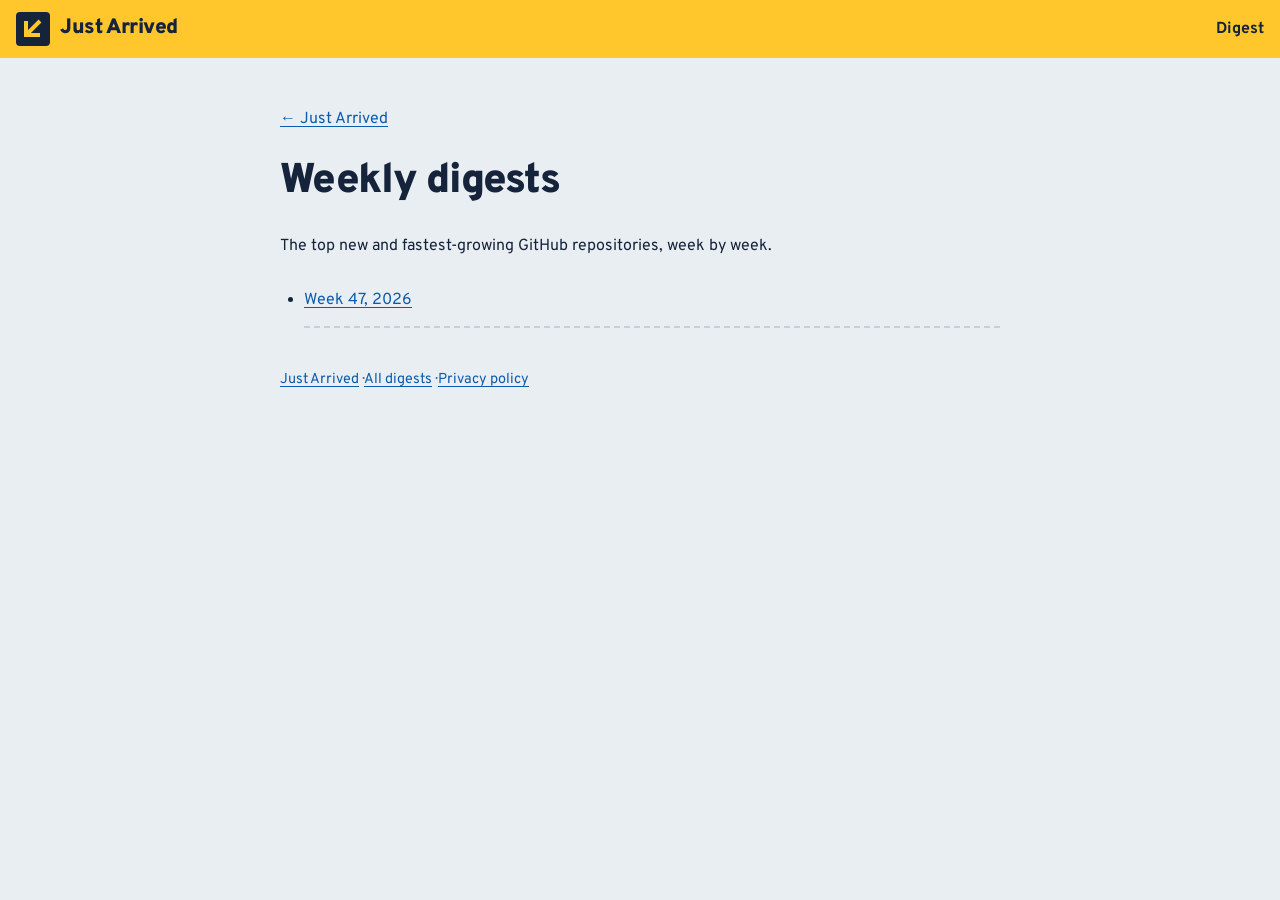
<file: digest/index.html>
<!DOCTYPE html>
<html lang="en">
<head>
<meta charset="UTF-8">
<meta name="viewport" content="width=device-width, initial-scale=1">
<title>Weekly GitHub digests — Just Arrived</title>
<meta name="description" content="Weekly lists of the top new and fastest-growing GitHub repositories.">
<link rel="canonical" href="https://sharma-open-source.github.io/just-arrived/digest/">
<meta property="og:type" content="article">
<meta property="og:title" content="Weekly GitHub digests — Just Arrived">
<meta property="og:description" content="Weekly lists of the top new and fastest-growing GitHub repositories.">
<meta property="og:url" content="https://sharma-open-source.github.io/just-arrived/digest/">
<meta property="og:image" content="https://sharma-open-source.github.io/just-arrived/og-image.png">
<meta name="twitter:card" content="summary_large_image">
<link rel="stylesheet" href="../theme.css?v=2">
<script async src="https://pagead2.googlesyndication.com/pagead/js/adsbygoogle.js?client=ca-pub-4743008845908654"
     crossorigin="anonymous"></script>
</head>
<body>
<script>
try { const t = localStorage.getItem("ja-theme"); if (t) document.documentElement.dataset.theme = t; } catch (e) {}
</script>
<header class="sign"><div class="in"><a class="logo" href="../"><svg viewBox="0 0 34 34" aria-hidden="true"><rect width="34" height="34" rx="4" fill="#15233b"/><path d="M10 9v14h14M10 23 24 9" fill="none" stroke="#ffc72c" stroke-width="4"/></svg>Just Arrived</a><nav aria-label="Site"><a href="../digest/">Digest</a></nav></div></header>
<main class="doc digest">
<p><a href="../">← Just Arrived</a></p>
<h1>Weekly digests</h1>
<p>The top new and fastest-growing GitHub repositories, week by week.</p>
<ul>
<li><a href="2026-W47.html">Week 47, 2026</a></li>
</ul>
<footer class="muted"><a href="../">Just Arrived</a> · <a href="../digest/">All digests</a> · <a href="../privacy.html">Privacy policy</a></footer>
</main>
</body>
</html>
</file>
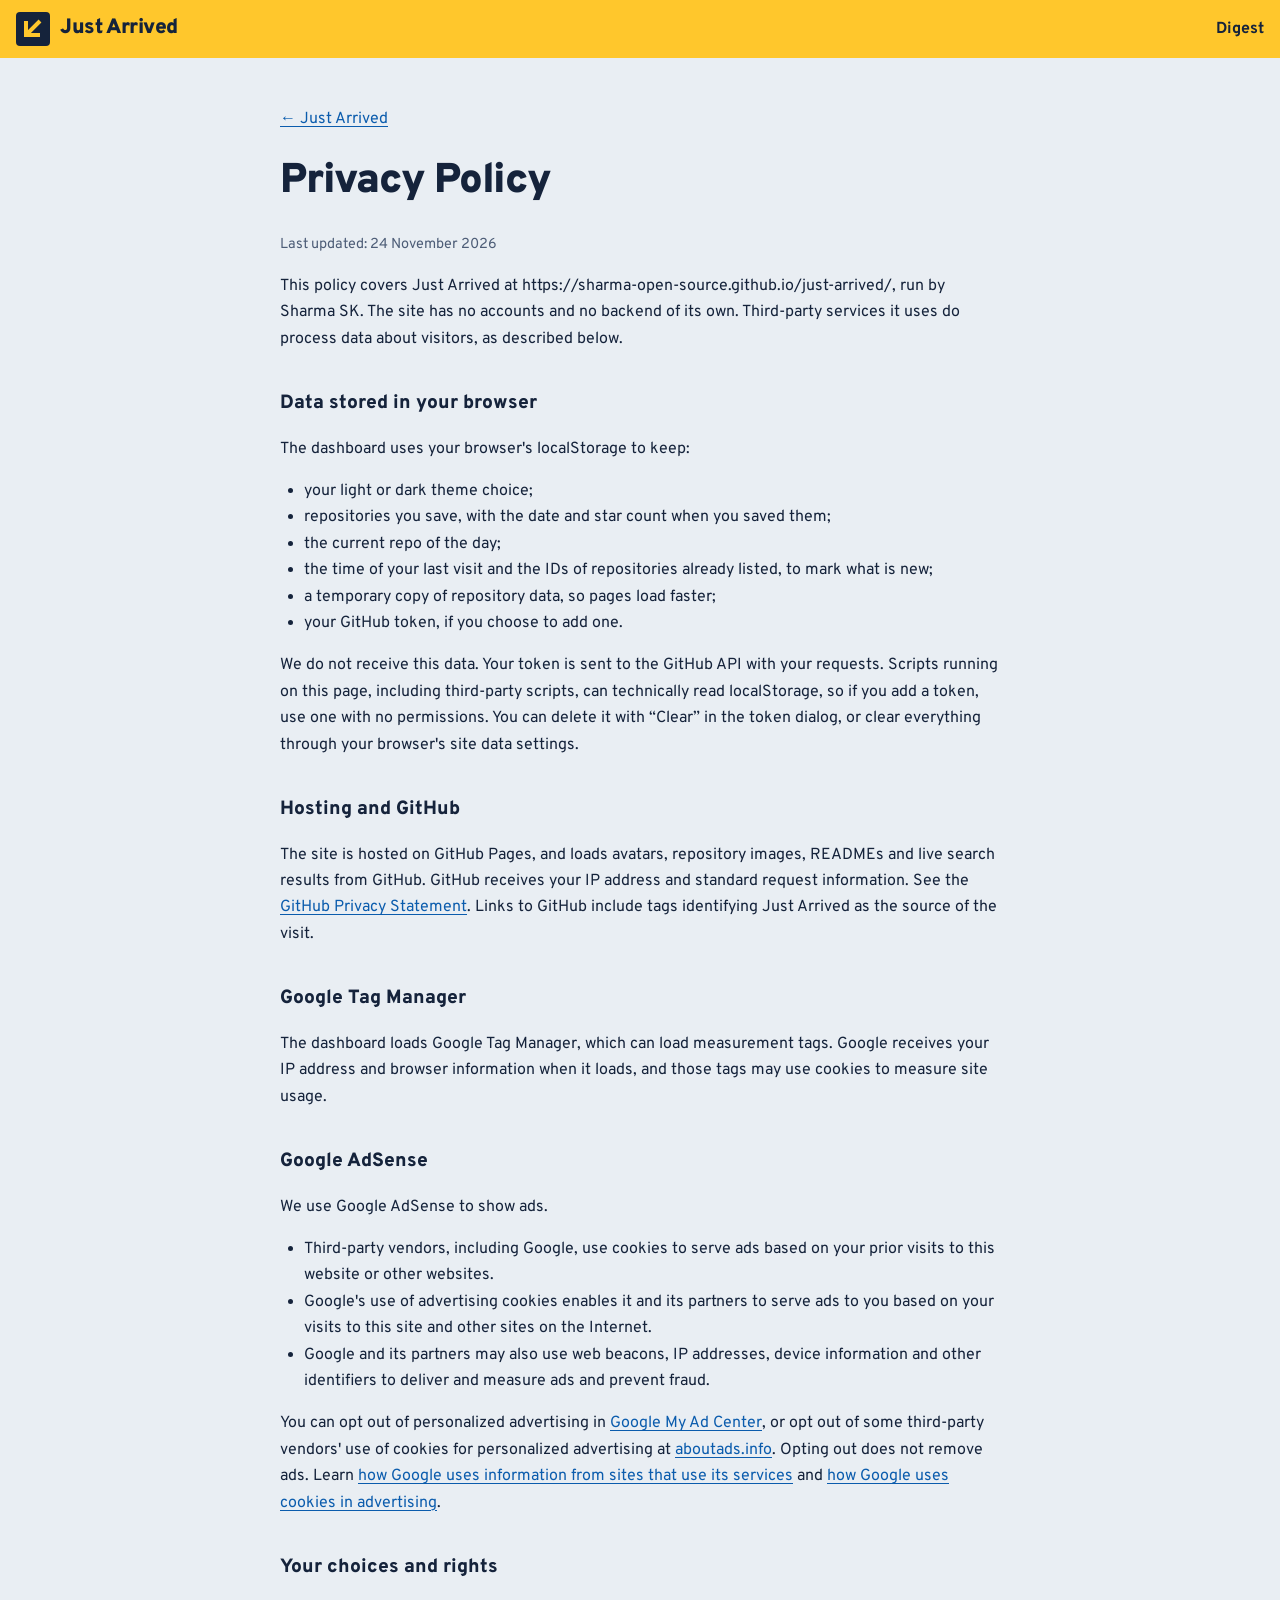
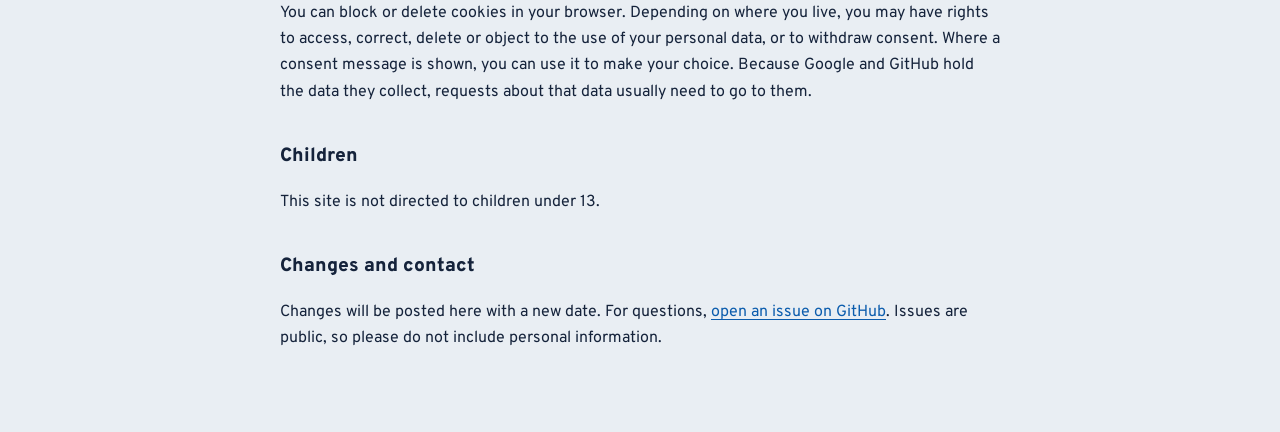
<file: privacy.html>
<!DOCTYPE html>
<html lang="en">
<head>
<meta charset="UTF-8">
<meta name="viewport" content="width=device-width, initial-scale=1">
<title>Privacy Policy — Just Arrived</title>
<meta name="description" content="How Just Arrived handles data: browser storage, the GitHub API, Google Tag Manager and Google AdSense.">
<link rel="canonical" href="https://sharma-open-source.github.io/just-arrived/privacy.html">
<link rel="stylesheet" href="theme.css?v=2">
</head>
<body>
<script>
try { const t = localStorage.getItem("ja-theme"); if (t) document.documentElement.dataset.theme = t; } catch (e) {}
</script>
<header class="sign"><div class="in"><a class="logo" href="./"><svg viewBox="0 0 34 34" aria-hidden="true"><rect width="34" height="34" rx="4" fill="#15233b"/><path d="M10 9v14h14M10 23 24 9" fill="none" stroke="#ffc72c" stroke-width="4"/></svg>Just Arrived</a><nav aria-label="Site"><a href="digest/">Digest</a></nav></div></header>
<main class="doc">
<p><a href="./">← Just Arrived</a></p>
<h1>Privacy Policy</h1>
<p class="muted">Last updated: 24 November 2026</p>
<p>This policy covers Just Arrived at https://sharma-open-source.github.io/just-arrived/, run by Sharma SK. The site has no accounts and no backend of its own. Third-party services it uses do process data about visitors, as described below.</p>

<h2>Data stored in your browser</h2>
<p>The dashboard uses your browser's localStorage to keep:</p>
<ul>
<li>your light or dark theme choice;</li>
<li>repositories you save, with the date and star count when you saved them;</li>
<li>the current repo of the day;</li>
<li>the time of your last visit and the IDs of repositories already listed, to mark what is new;</li>
<li>a temporary copy of repository data, so pages load faster;</li>
<li>your GitHub token, if you choose to add one.</li>
</ul>
<p>We do not receive this data. Your token is sent to the GitHub API with your requests. Scripts running on this page, including third-party scripts, can technically read localStorage, so if you add a token, use one with no permissions. You can delete it with “Clear” in the token dialog, or clear everything through your browser's site data settings.</p>

<h2>Hosting and GitHub</h2>
<p>The site is hosted on GitHub Pages, and loads avatars, repository images, READMEs and live search results from GitHub. GitHub receives your IP address and standard request information. See the <a href="https://docs.github.com/en/site-policy/privacy-policies/github-general-privacy-statement">GitHub Privacy Statement</a>. Links to GitHub include tags identifying Just Arrived as the source of the visit.</p>

<h2>Google Tag Manager</h2>
<p>The dashboard loads Google Tag Manager, which can load measurement tags. Google receives your IP address and browser information when it loads, and those tags may use cookies to measure site usage.</p>

<h2>Google AdSense</h2>
<p>We use Google AdSense to show ads.</p>
<ul>
<li>Third-party vendors, including Google, use cookies to serve ads based on your prior visits to this website or other websites.</li>
<li>Google's use of advertising cookies enables it and its partners to serve ads to you based on your visits to this site and other sites on the Internet.</li>
<li>Google and its partners may also use web beacons, IP addresses, device information and other identifiers to deliver and measure ads and prevent fraud.</li>
</ul>
<p>You can opt out of personalized advertising in <a href="https://myadcenter.google.com/">Google My Ad Center</a>, or opt out of some third-party vendors' use of cookies for personalized advertising at <a href="https://www.aboutads.info/choices/">aboutads.info</a>. Opting out does not remove ads. Learn <a href="https://policies.google.com/technologies/partner-sites">how Google uses information from sites that use its services</a> and <a href="https://policies.google.com/technologies/ads">how Google uses cookies in advertising</a>.</p>

<h2>Your choices and rights</h2>
<p>You can block or delete cookies in your browser. Depending on where you live, you may have rights to access, correct, delete or object to the use of your personal data, or to withdraw consent. Where a consent message is shown, you can use it to make your choice. Because Google and GitHub hold the data they collect, requests about that data usually need to go to them.</p>

<h2>Children</h2>
<p>This site is not directed to children under 13.</p>

<h2>Changes and contact</h2>
<p>Changes will be posted here with a new date. For questions, <a href="https://github.com/sharma-open-source/just-arrived/issues">open an issue on GitHub</a>. Issues are public, so please do not include personal information.</p>
</main>
</body>
</html>
</file>
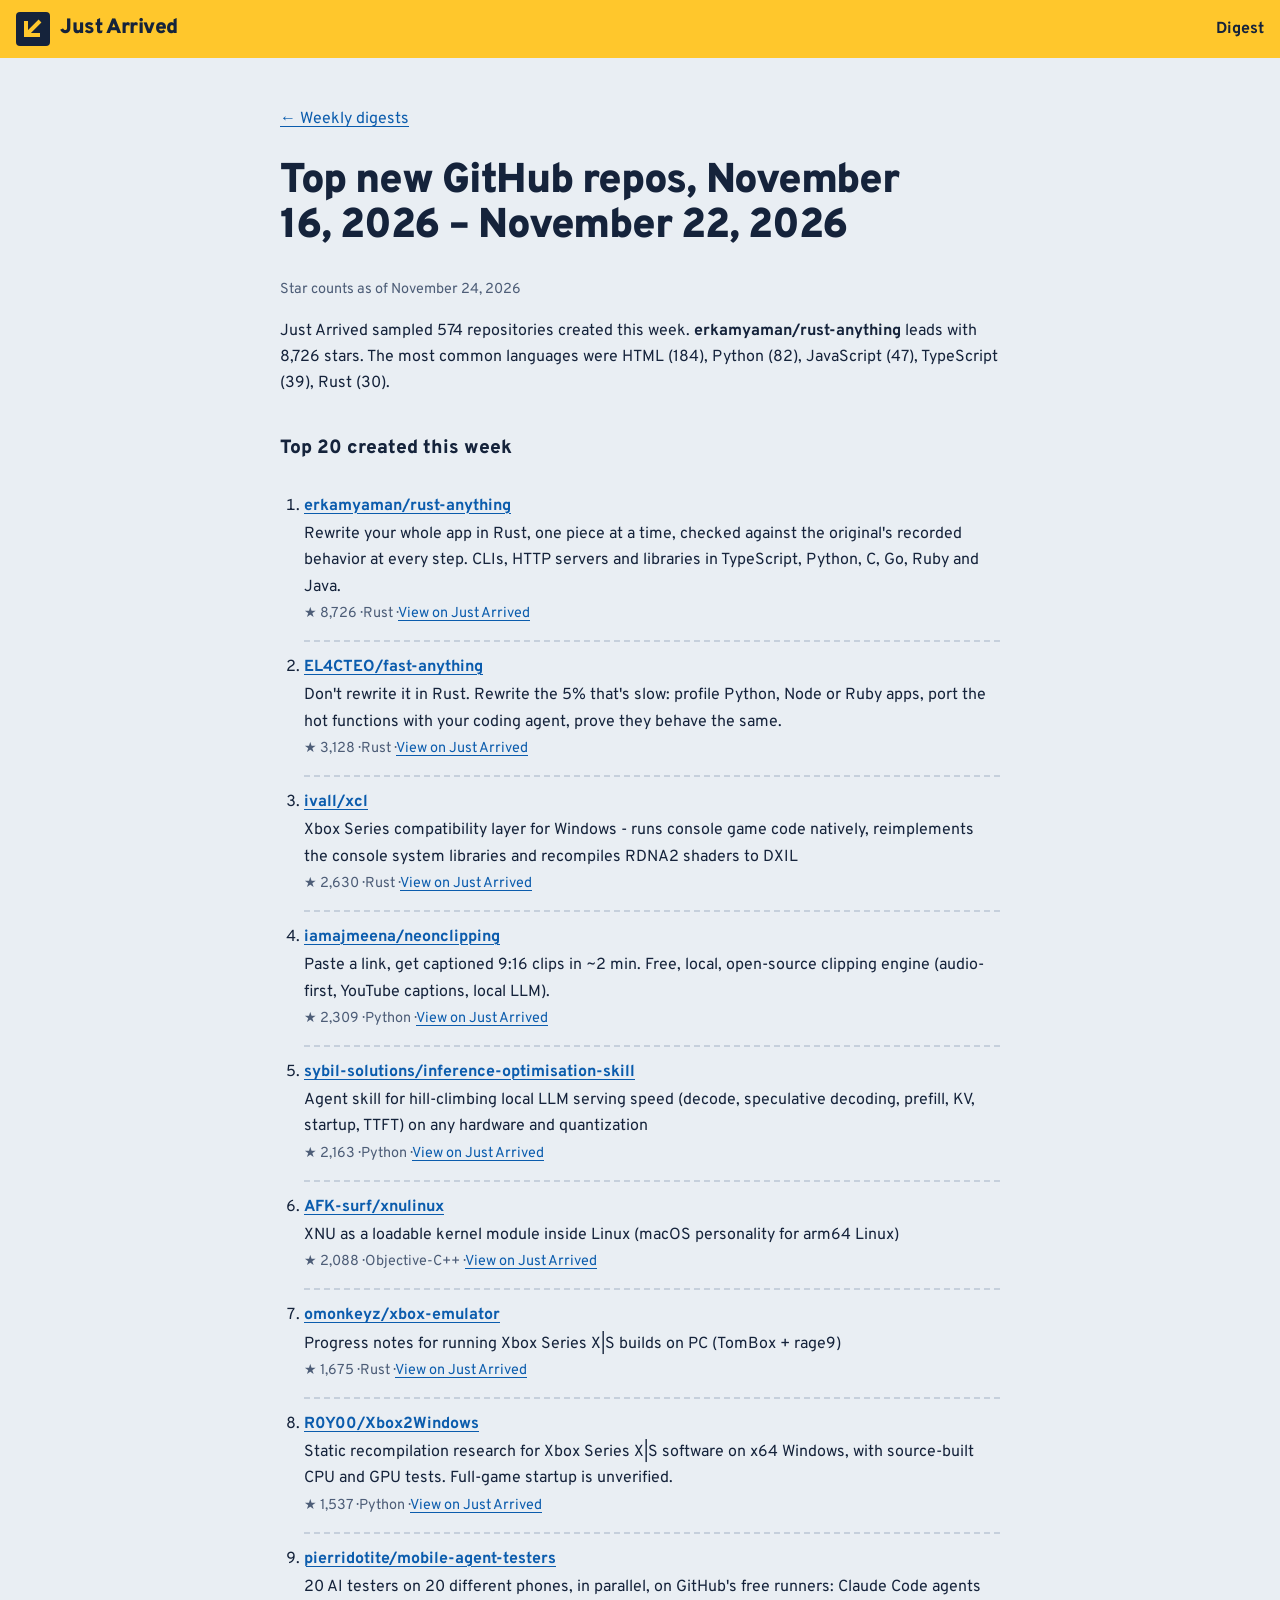
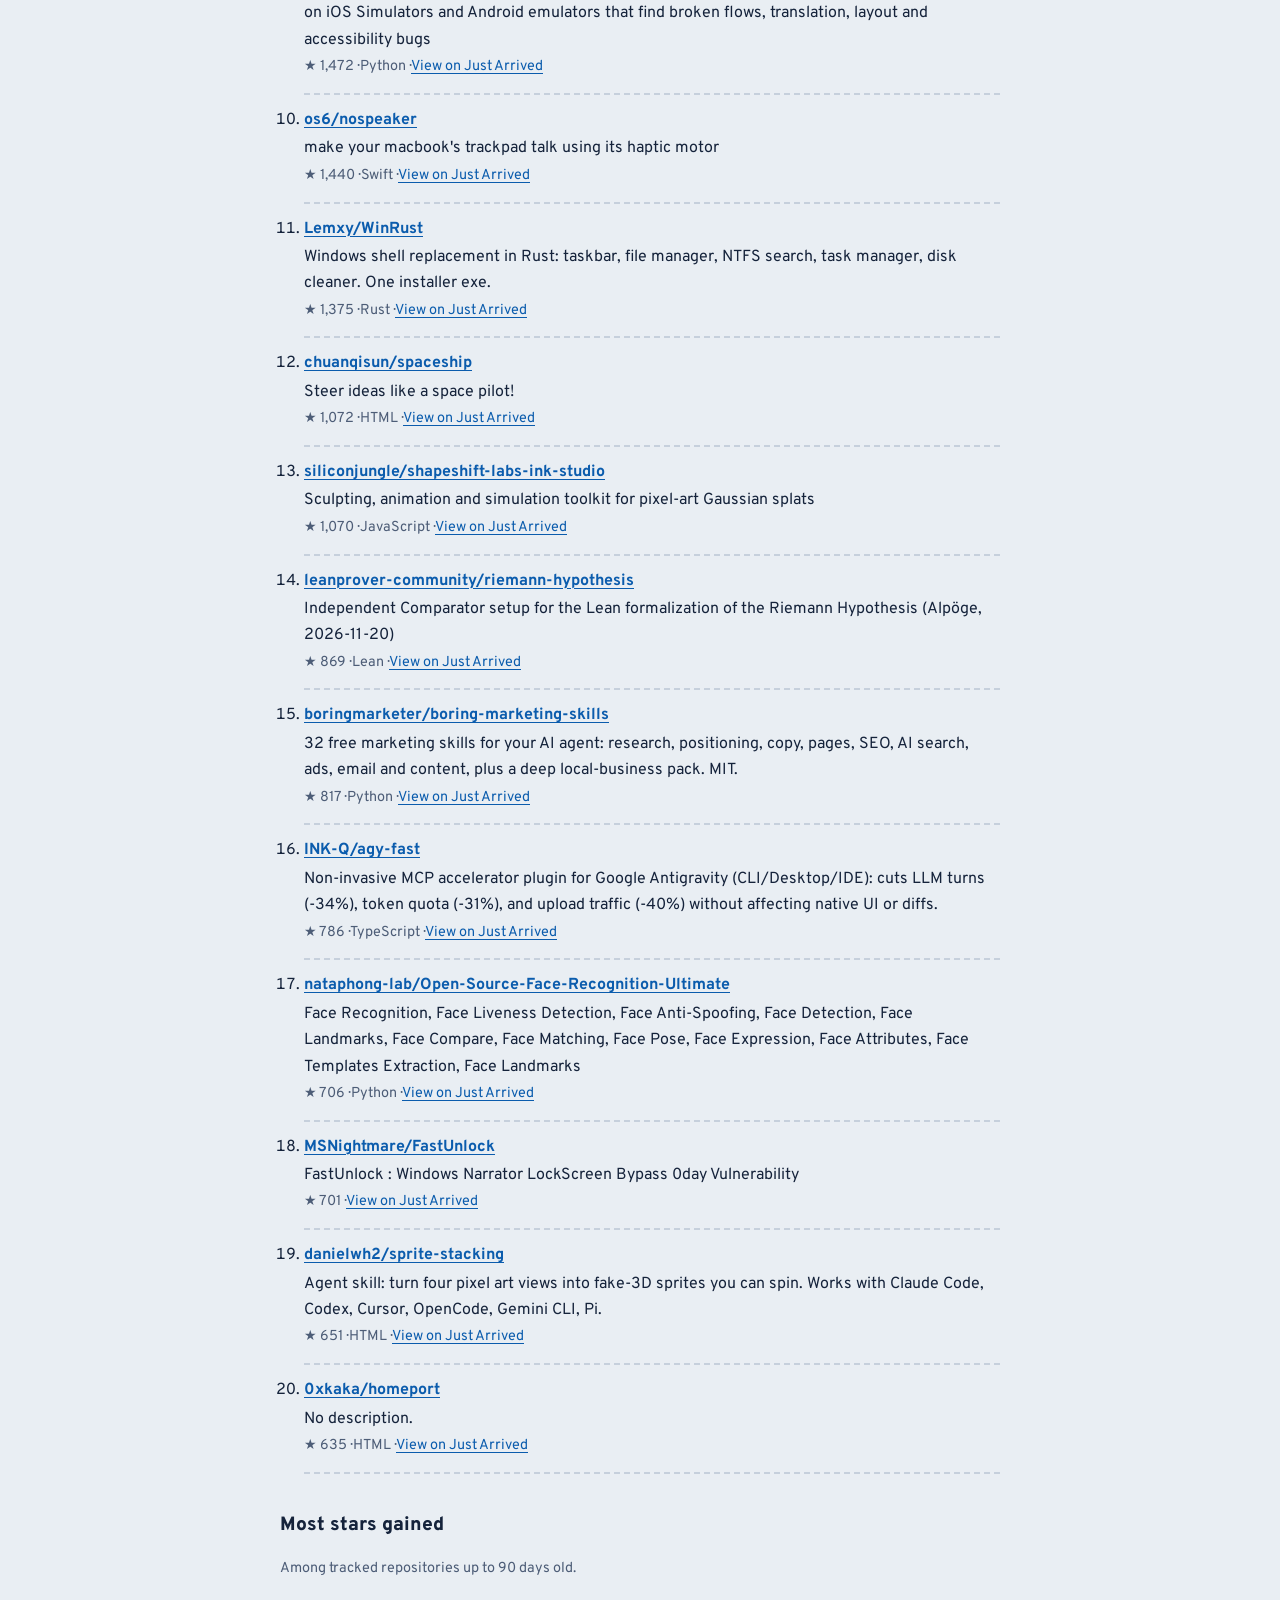
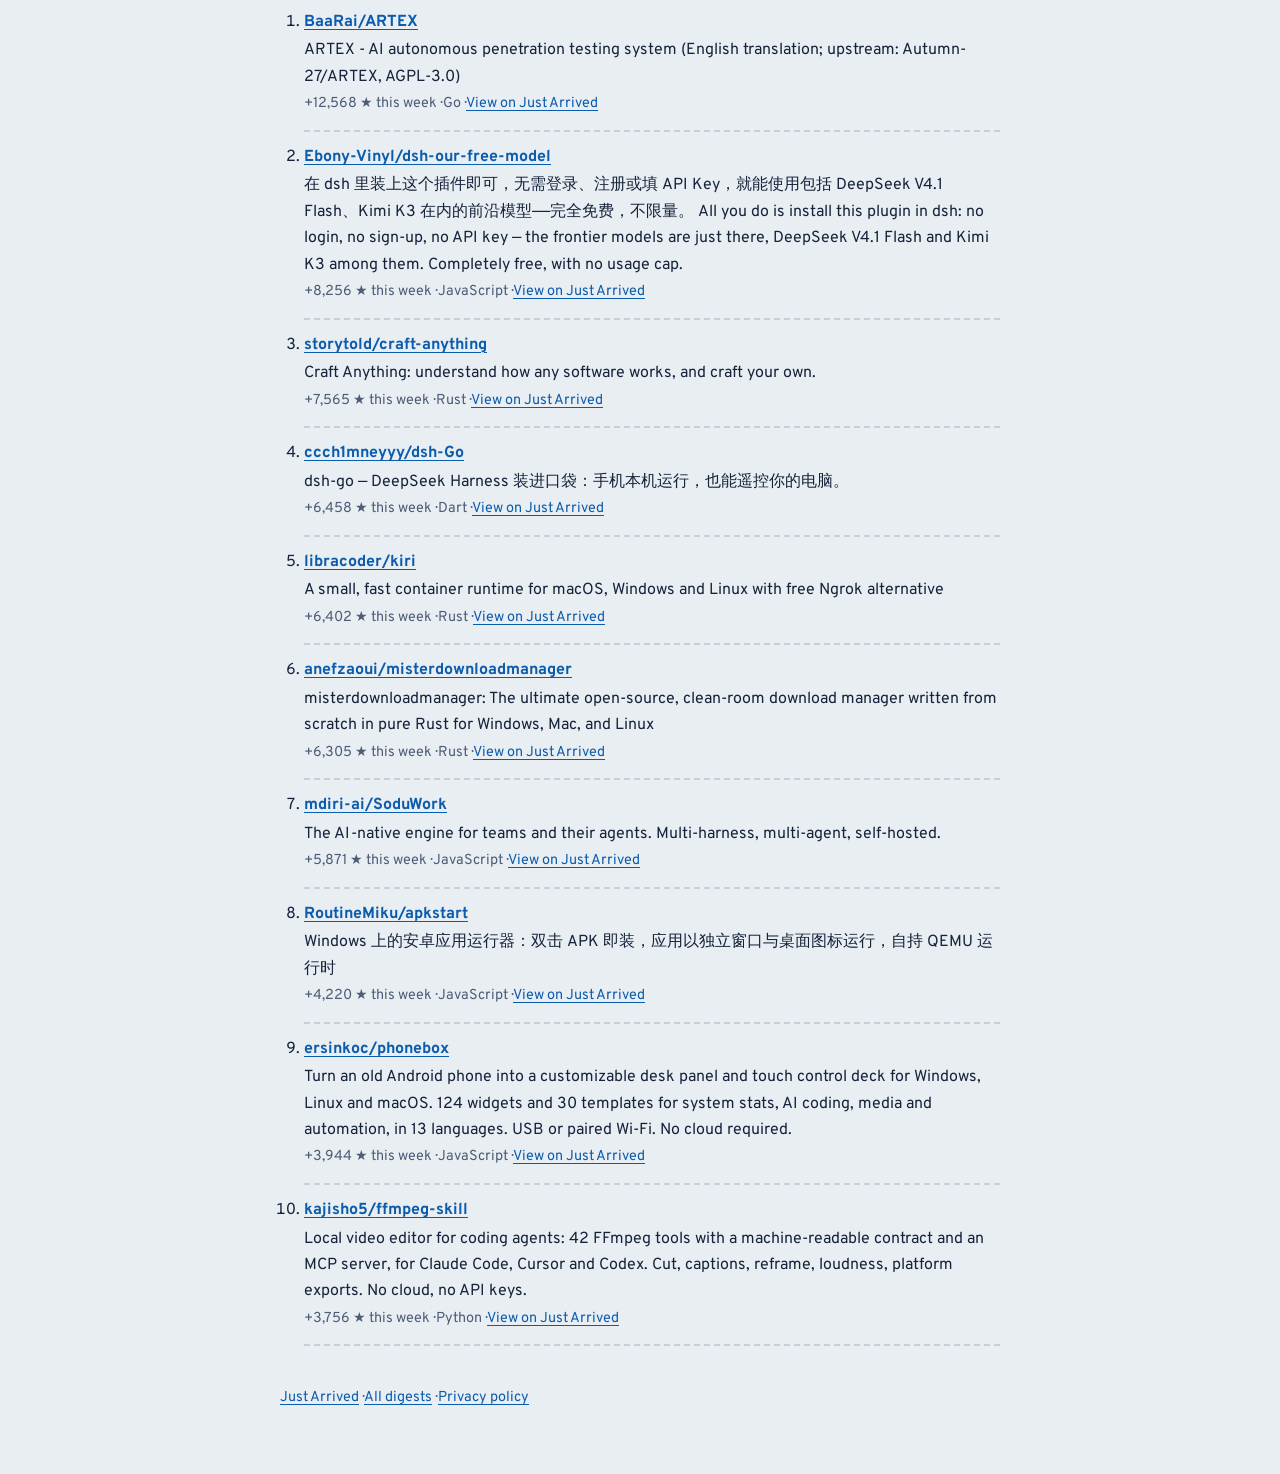
<file: digest/2026-W47.html>
<!DOCTYPE html>
<html lang="en">
<head>
<meta charset="UTF-8">
<meta name="viewport" content="width=device-width, initial-scale=1">
<title>Top new GitHub repos, November 16, 2026 – November 22, 2026 — Just Arrived</title>
<meta name="description" content="The 20 most-starred GitHub repositories created November 16, 2026 – November 22, 2026, led by erkamyaman/rust-anything with 8,726 stars.">
<link rel="canonical" href="https://sharma-open-source.github.io/just-arrived/digest/2026-W47.html">
<meta property="og:type" content="article">
<meta property="og:title" content="Top new GitHub repos, November 16, 2026 – November 22, 2026 — Just Arrived">
<meta property="og:description" content="The 20 most-starred GitHub repositories created November 16, 2026 – November 22, 2026, led by erkamyaman/rust-anything with 8,726 stars.">
<meta property="og:url" content="https://sharma-open-source.github.io/just-arrived/digest/2026-W47.html">
<meta property="og:image" content="https://sharma-open-source.github.io/just-arrived/og-image.png">
<meta name="twitter:card" content="summary_large_image">
<link rel="stylesheet" href="../theme.css?v=2">
<script async src="https://pagead2.googlesyndication.com/pagead/js/adsbygoogle.js?client=ca-pub-4743008845908654"
     crossorigin="anonymous"></script>
</head>
<body>
<script>
try { const t = localStorage.getItem("ja-theme"); if (t) document.documentElement.dataset.theme = t; } catch (e) {}
</script>
<header class="sign"><div class="in"><a class="logo" href="../"><svg viewBox="0 0 34 34" aria-hidden="true"><rect width="34" height="34" rx="4" fill="#15233b"/><path d="M10 9v14h14M10 23 24 9" fill="none" stroke="#ffc72c" stroke-width="4"/></svg>Just Arrived</a><nav aria-label="Site"><a href="../digest/">Digest</a></nav></div></header>
<main class="doc digest">
<p><a href="./">← Weekly digests</a></p>
<h1>Top new GitHub repos, November 16, 2026 – November 22, 2026</h1>
<p class="muted">Star counts as of November 24, 2026</p>
<p>Just Arrived sampled 574 repositories created this week. <strong>erkamyaman/rust-anything</strong> leads with 8,726 stars. The most common languages were HTML (184), Python (82), JavaScript (47), TypeScript (39), Rust (30).</p>
<h2>Top 20 created this week</h2>
<ol>
<li>
<a href="https://github.com/erkamyaman/rust-anything" rel="noopener nofollow"><strong>erkamyaman/rust-anything</strong></a>
<p>Rewrite your whole app in Rust, one piece at a time, checked against the original&#39;s recorded behavior at every step. CLIs, HTTP servers and libraries in TypeScript, Python, C, Go, Ruby and Java.</p>
<p class="muted">★ 8,726 · Rust · <a href="../?repo=erkamyaman%2Frust-anything">View on Just Arrived</a></p>
</li>
<li>
<a href="https://github.com/EL4CTEO/fast-anything" rel="noopener nofollow"><strong>EL4CTEO/fast-anything</strong></a>
<p>Don&#39;t rewrite it in Rust. Rewrite the 5% that&#39;s slow: profile Python, Node or Ruby apps, port the hot functions with your coding agent, prove they behave the same.</p>
<p class="muted">★ 3,128 · Rust · <a href="../?repo=EL4CTEO%2Ffast-anything">View on Just Arrived</a></p>
</li>
<li>
<a href="https://github.com/ivall/xcl" rel="noopener nofollow"><strong>ivall/xcl</strong></a>
<p>Xbox Series compatibility layer for Windows - runs console game code natively, reimplements the console system libraries and recompiles RDNA2 shaders to DXIL</p>
<p class="muted">★ 2,630 · Rust · <a href="../?repo=ivall%2Fxcl">View on Just Arrived</a></p>
</li>
<li>
<a href="https://github.com/iamajmeena/neonclipping" rel="noopener nofollow"><strong>iamajmeena/neonclipping</strong></a>
<p>Paste a link, get captioned 9:16 clips in ~2 min. Free, local, open-source clipping engine (audio-first, YouTube captions, local LLM).</p>
<p class="muted">★ 2,309 · Python · <a href="../?repo=iamajmeena%2Fneonclipping">View on Just Arrived</a></p>
</li>
<li>
<a href="https://github.com/sybil-solutions/inference-optimisation-skill" rel="noopener nofollow"><strong>sybil-solutions/inference-optimisation-skill</strong></a>
<p>Agent skill for hill-climbing local LLM serving speed (decode, speculative decoding, prefill, KV, startup, TTFT) on any hardware and quantization</p>
<p class="muted">★ 2,163 · Python · <a href="../?repo=sybil-solutions%2Finference-optimisation-skill">View on Just Arrived</a></p>
</li>
<li>
<a href="https://github.com/AFK-surf/xnulinux" rel="noopener nofollow"><strong>AFK-surf/xnulinux</strong></a>
<p>XNU as a loadable kernel module inside Linux (macOS personality for arm64 Linux)</p>
<p class="muted">★ 2,088 · Objective-C++ · <a href="../?repo=AFK-surf%2Fxnulinux">View on Just Arrived</a></p>
</li>
<li>
<a href="https://github.com/omonkeyz/xbox-emulator" rel="noopener nofollow"><strong>omonkeyz/xbox-emulator</strong></a>
<p>Progress notes for running Xbox Series X|S builds on PC (TomBox + rage9)</p>
<p class="muted">★ 1,675 · Rust · <a href="../?repo=omonkeyz%2Fxbox-emulator">View on Just Arrived</a></p>
</li>
<li>
<a href="https://github.com/R0Y00/Xbox2Windows" rel="noopener nofollow"><strong>R0Y00/Xbox2Windows</strong></a>
<p>Static recompilation research for Xbox Series X|S software on x64 Windows, with source-built CPU and GPU tests. Full-game startup is unverified.</p>
<p class="muted">★ 1,537 · Python · <a href="../?repo=R0Y00%2FXbox2Windows">View on Just Arrived</a></p>
</li>
<li>
<a href="https://github.com/pierridotite/mobile-agent-testers" rel="noopener nofollow"><strong>pierridotite/mobile-agent-testers</strong></a>
<p>20 AI testers on 20 different phones, in parallel, on GitHub&#39;s free runners: Claude Code agents on iOS Simulators and Android emulators that find broken flows, translation, layout and accessibility bugs</p>
<p class="muted">★ 1,472 · Python · <a href="../?repo=pierridotite%2Fmobile-agent-testers">View on Just Arrived</a></p>
</li>
<li>
<a href="https://github.com/os6/nospeaker" rel="noopener nofollow"><strong>os6/nospeaker</strong></a>
<p>make your macbook&#39;s trackpad talk using its haptic motor</p>
<p class="muted">★ 1,440 · Swift · <a href="../?repo=os6%2Fnospeaker">View on Just Arrived</a></p>
</li>
<li>
<a href="https://github.com/Lemxy/WinRust" rel="noopener nofollow"><strong>Lemxy/WinRust</strong></a>
<p>Windows shell replacement in Rust: taskbar, file manager, NTFS search, task manager, disk cleaner. One installer exe.</p>
<p class="muted">★ 1,375 · Rust · <a href="../?repo=Lemxy%2FWinRust">View on Just Arrived</a></p>
</li>
<li>
<a href="https://github.com/chuanqisun/spaceship" rel="noopener nofollow"><strong>chuanqisun/spaceship</strong></a>
<p>Steer ideas like a space pilot!</p>
<p class="muted">★ 1,072 · HTML · <a href="../?repo=chuanqisun%2Fspaceship">View on Just Arrived</a></p>
</li>
<li>
<a href="https://github.com/siliconjungle/shapeshift-labs-ink-studio" rel="noopener nofollow"><strong>siliconjungle/shapeshift-labs-ink-studio</strong></a>
<p>Sculpting, animation and simulation toolkit for pixel-art Gaussian splats</p>
<p class="muted">★ 1,070 · JavaScript · <a href="../?repo=siliconjungle%2Fshapeshift-labs-ink-studio">View on Just Arrived</a></p>
</li>
<li>
<a href="https://github.com/leanprover-community/riemann-hypothesis" rel="noopener nofollow"><strong>leanprover-community/riemann-hypothesis</strong></a>
<p>Independent Comparator setup for the Lean formalization of the Riemann Hypothesis (Alpöge, 2026-11-20)</p>
<p class="muted">★ 869 · Lean · <a href="../?repo=leanprover-community%2Friemann-hypothesis">View on Just Arrived</a></p>
</li>
<li>
<a href="https://github.com/boringmarketer/boring-marketing-skills" rel="noopener nofollow"><strong>boringmarketer/boring-marketing-skills</strong></a>
<p>32 free marketing skills for your AI agent: research, positioning, copy, pages, SEO, AI search, ads, email and content, plus a deep local-business pack. MIT.</p>
<p class="muted">★ 817 · Python · <a href="../?repo=boringmarketer%2Fboring-marketing-skills">View on Just Arrived</a></p>
</li>
<li>
<a href="https://github.com/INK-Q/agy-fast" rel="noopener nofollow"><strong>INK-Q/agy-fast</strong></a>
<p>Non-invasive MCP accelerator plugin for Google Antigravity (CLI/Desktop/IDE): cuts LLM turns (-34%), token quota (-31%), and upload traffic (-40%) without affecting native UI or diffs.</p>
<p class="muted">★ 786 · TypeScript · <a href="../?repo=INK-Q%2Fagy-fast">View on Just Arrived</a></p>
</li>
<li>
<a href="https://github.com/nataphong-lab/Open-Source-Face-Recognition-Ultimate" rel="noopener nofollow"><strong>nataphong-lab/Open-Source-Face-Recognition-Ultimate</strong></a>
<p>Face Recognition, Face Liveness Detection, Face Anti-Spoofing, Face Detection, Face Landmarks, Face Compare, Face Matching, Face Pose, Face Expression, Face Attributes, Face Templates Extraction, Face Landmarks</p>
<p class="muted">★ 706 · Python · <a href="../?repo=nataphong-lab%2FOpen-Source-Face-Recognition-Ultimate">View on Just Arrived</a></p>
</li>
<li>
<a href="https://github.com/MSNightmare/FastUnlock" rel="noopener nofollow"><strong>MSNightmare/FastUnlock</strong></a>
<p>FastUnlock : Windows Narrator LockScreen Bypass 0day Vulnerability</p>
<p class="muted">★ 701 · <a href="../?repo=MSNightmare%2FFastUnlock">View on Just Arrived</a></p>
</li>
<li>
<a href="https://github.com/danielwh2/sprite-stacking" rel="noopener nofollow"><strong>danielwh2/sprite-stacking</strong></a>
<p>Agent skill: turn four pixel art views into fake-3D sprites you can spin. Works with Claude Code, Codex, Cursor, OpenCode, Gemini CLI, Pi.</p>
<p class="muted">★ 651 · HTML · <a href="../?repo=danielwh2%2Fsprite-stacking">View on Just Arrived</a></p>
</li>
<li>
<a href="https://github.com/0xkaka/homeport" rel="noopener nofollow"><strong>0xkaka/homeport</strong></a>
<p>No description.</p>
<p class="muted">★ 635 · HTML · <a href="../?repo=0xkaka%2Fhomeport">View on Just Arrived</a></p>
</li>
</ol>
<h2>Most stars gained</h2>
<p class="muted">Among tracked repositories up to 90 days old.</p>
<ol>
<li>
<a href="https://github.com/BaaRai/ARTEX" rel="noopener nofollow"><strong>BaaRai/ARTEX</strong></a>
<p>ARTEX - AI autonomous penetration testing system (English translation; upstream: Autumn-27/ARTEX, AGPL-3.0)</p>
<p class="muted">+12,568 ★ this week · Go · <a href="../?repo=BaaRai%2FARTEX">View on Just Arrived</a></p>
</li>
<li>
<a href="https://github.com/Ebony-Vinyl/dsh-our-free-model" rel="noopener nofollow"><strong>Ebony-Vinyl/dsh-our-free-model</strong></a>
<p>在 dsh 里装上这个插件即可，无需登录、注册或填 API Key，就能使用包括 DeepSeek V4.1 Flash、Kimi K3 在内的前沿模型——完全免费，不限量。 All you do is install this plugin in dsh: no login, no sign-up, no API key — the frontier models are just there, DeepSeek V4.1 Flash and Kimi K3 among them. Completely free, with no usage cap.</p>
<p class="muted">+8,256 ★ this week · JavaScript · <a href="../?repo=Ebony-Vinyl%2Fdsh-our-free-model">View on Just Arrived</a></p>
</li>
<li>
<a href="https://github.com/storytold/craft-anything" rel="noopener nofollow"><strong>storytold/craft-anything</strong></a>
<p>Craft Anything: understand how any software works, and craft your own.</p>
<p class="muted">+7,565 ★ this week · Rust · <a href="../?repo=storytold%2Fcraft-anything">View on Just Arrived</a></p>
</li>
<li>
<a href="https://github.com/ccch1mneyyy/dsh-Go" rel="noopener nofollow"><strong>ccch1mneyyy/dsh-Go</strong></a>
<p>dsh-go — DeepSeek Harness 装进口袋：手机本机运行，也能遥控你的电脑。</p>
<p class="muted">+6,458 ★ this week · Dart · <a href="../?repo=ccch1mneyyy%2Fdsh-Go">View on Just Arrived</a></p>
</li>
<li>
<a href="https://github.com/libracoder/kiri" rel="noopener nofollow"><strong>libracoder/kiri</strong></a>
<p>A small, fast container runtime for macOS, Windows and Linux with free Ngrok alternative</p>
<p class="muted">+6,402 ★ this week · Rust · <a href="../?repo=libracoder%2Fkiri">View on Just Arrived</a></p>
</li>
<li>
<a href="https://github.com/anefzaoui/misterdownloadmanager" rel="noopener nofollow"><strong>anefzaoui/misterdownloadmanager</strong></a>
<p>misterdownloadmanager: The ultimate open-source, clean-room download manager written from scratch in pure Rust for Windows, Mac, and Linux</p>
<p class="muted">+6,305 ★ this week · Rust · <a href="../?repo=anefzaoui%2Fmisterdownloadmanager">View on Just Arrived</a></p>
</li>
<li>
<a href="https://github.com/mdiri-ai/SoduWork" rel="noopener nofollow"><strong>mdiri-ai/SoduWork</strong></a>
<p>The AI-native engine for teams and their agents. Multi-harness, multi-agent, self-hosted.</p>
<p class="muted">+5,871 ★ this week · JavaScript · <a href="../?repo=mdiri-ai%2FSoduWork">View on Just Arrived</a></p>
</li>
<li>
<a href="https://github.com/RoutineMiku/apkstart" rel="noopener nofollow"><strong>RoutineMiku/apkstart</strong></a>
<p>Windows 上的安卓应用运行器：双击 APK 即装，应用以独立窗口与桌面图标运行，自持 QEMU 运行时</p>
<p class="muted">+4,220 ★ this week · JavaScript · <a href="../?repo=RoutineMiku%2Fapkstart">View on Just Arrived</a></p>
</li>
<li>
<a href="https://github.com/ersinkoc/phonebox" rel="noopener nofollow"><strong>ersinkoc/phonebox</strong></a>
<p>Turn an old Android phone into a customizable desk panel and touch control deck for Windows, Linux and macOS. 124 widgets and 30 templates for system stats, AI coding, media and automation, in 13 languages. USB or paired Wi-Fi. No cloud required.</p>
<p class="muted">+3,944 ★ this week · JavaScript · <a href="../?repo=ersinkoc%2Fphonebox">View on Just Arrived</a></p>
</li>
<li>
<a href="https://github.com/kajisho5/ffmpeg-skill" rel="noopener nofollow"><strong>kajisho5/ffmpeg-skill</strong></a>
<p>Local video editor for coding agents: 42 FFmpeg tools with a machine-readable contract and an MCP server, for Claude Code, Cursor and Codex. Cut, captions, reframe, loudness, platform exports. No cloud, no API keys.</p>
<p class="muted">+3,756 ★ this week · Python · <a href="../?repo=kajisho5%2Fffmpeg-skill">View on Just Arrived</a></p>
</li>
</ol>
<footer class="muted"><a href="../">Just Arrived</a> · <a href="../digest/">All digests</a> · <a href="../privacy.html">Privacy policy</a></footer>
</main>
</body>
</html>
</file>
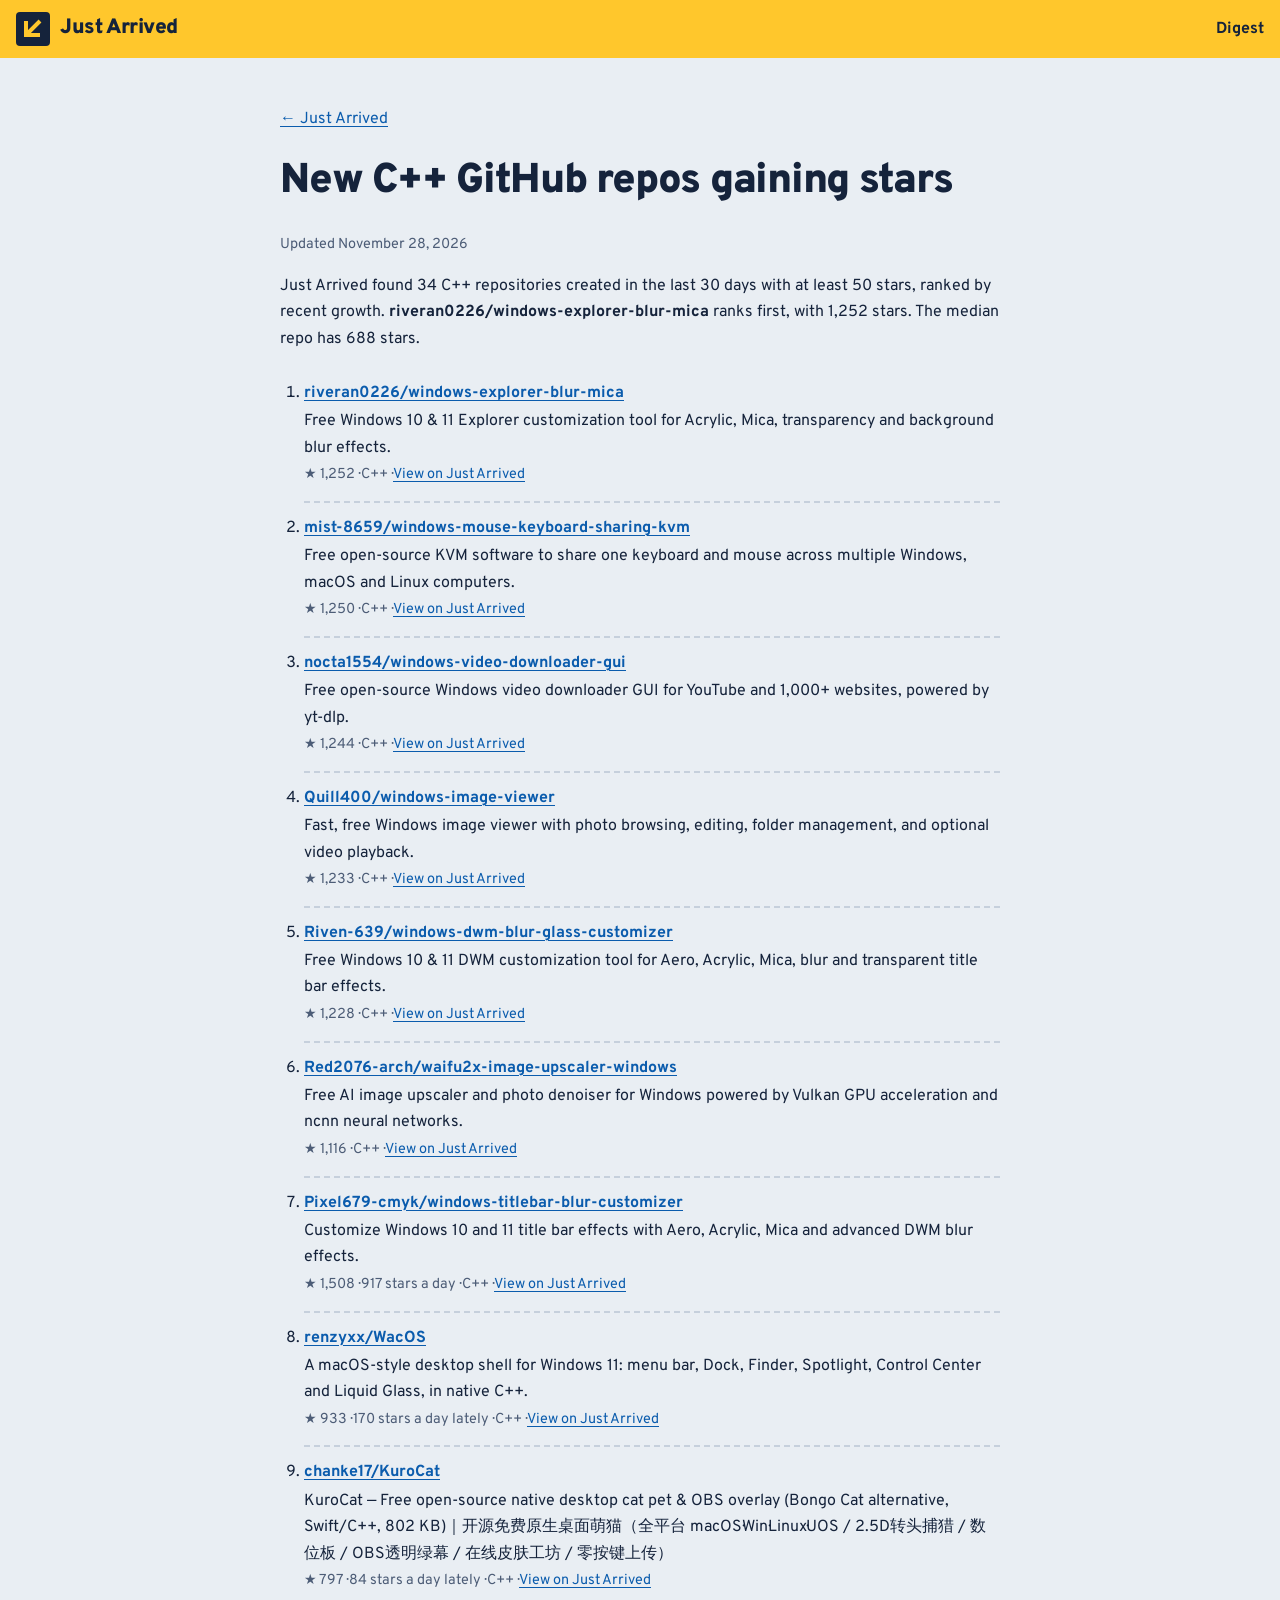
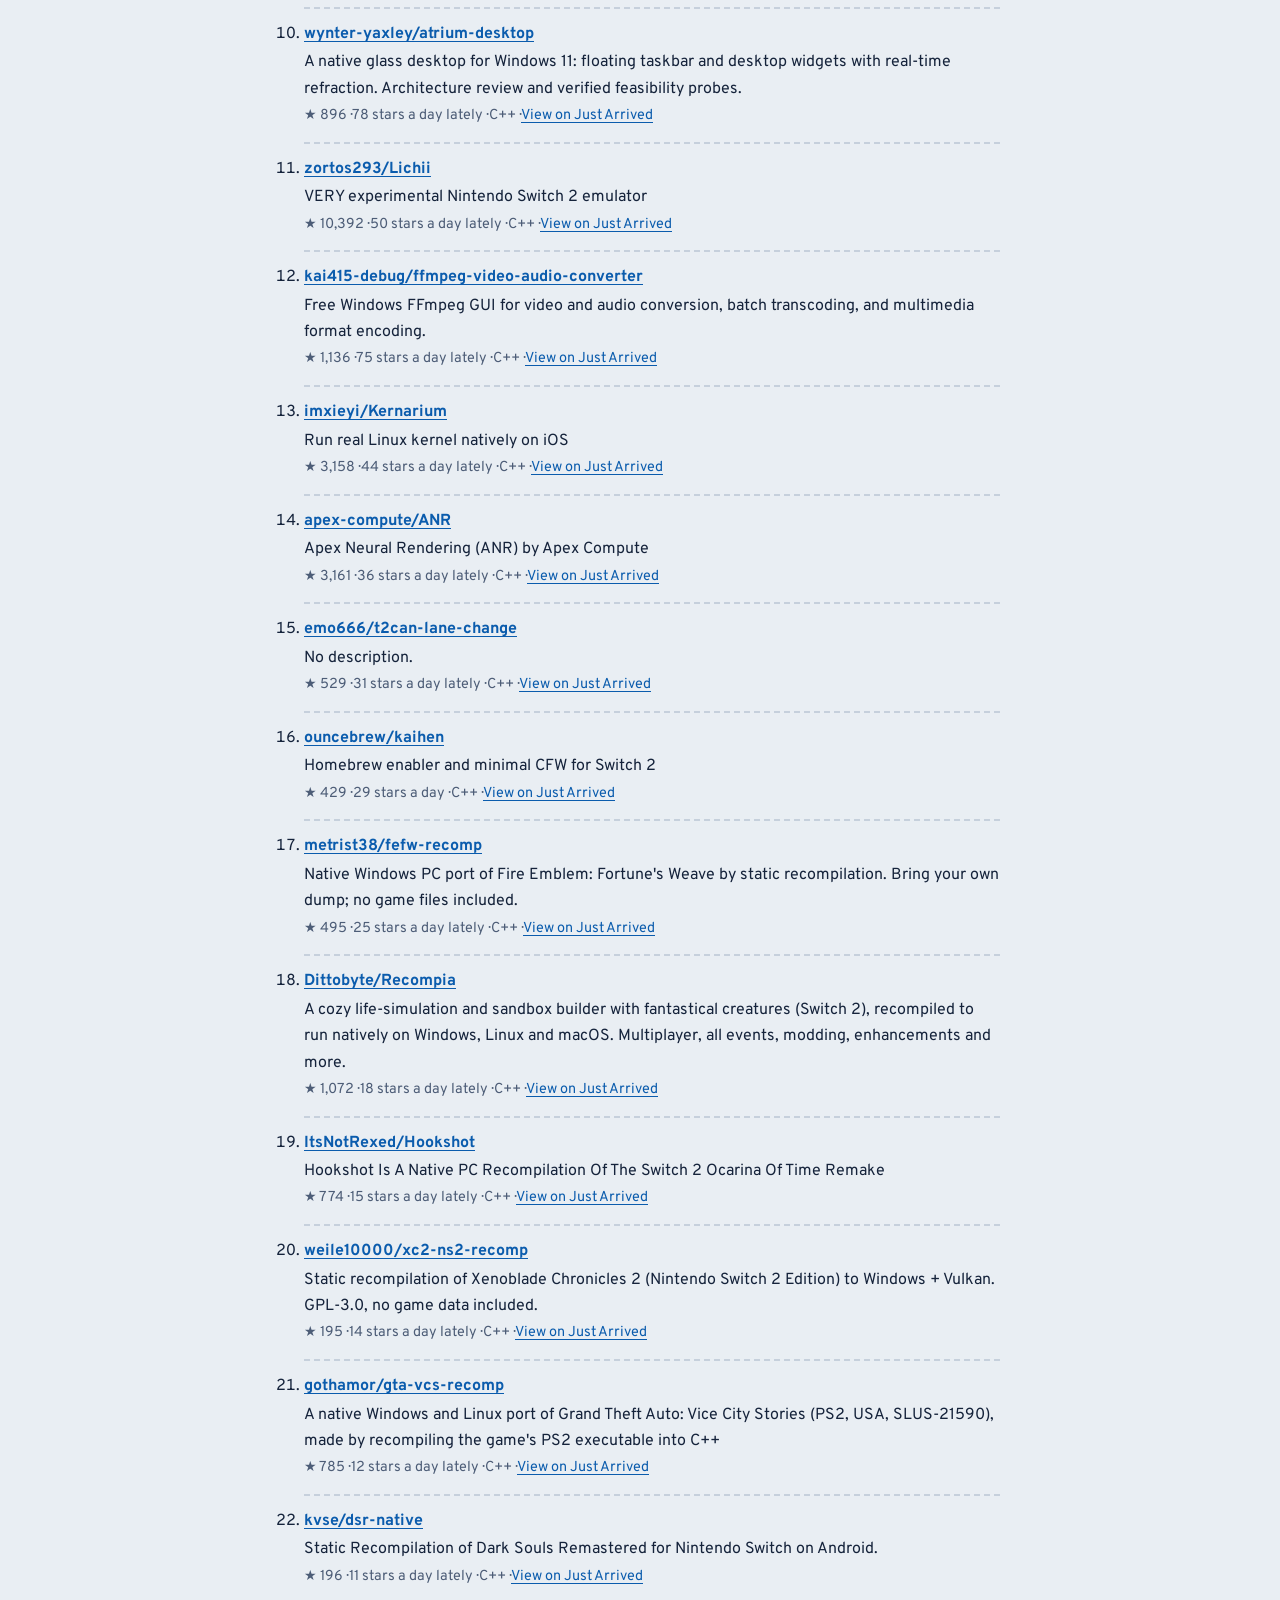
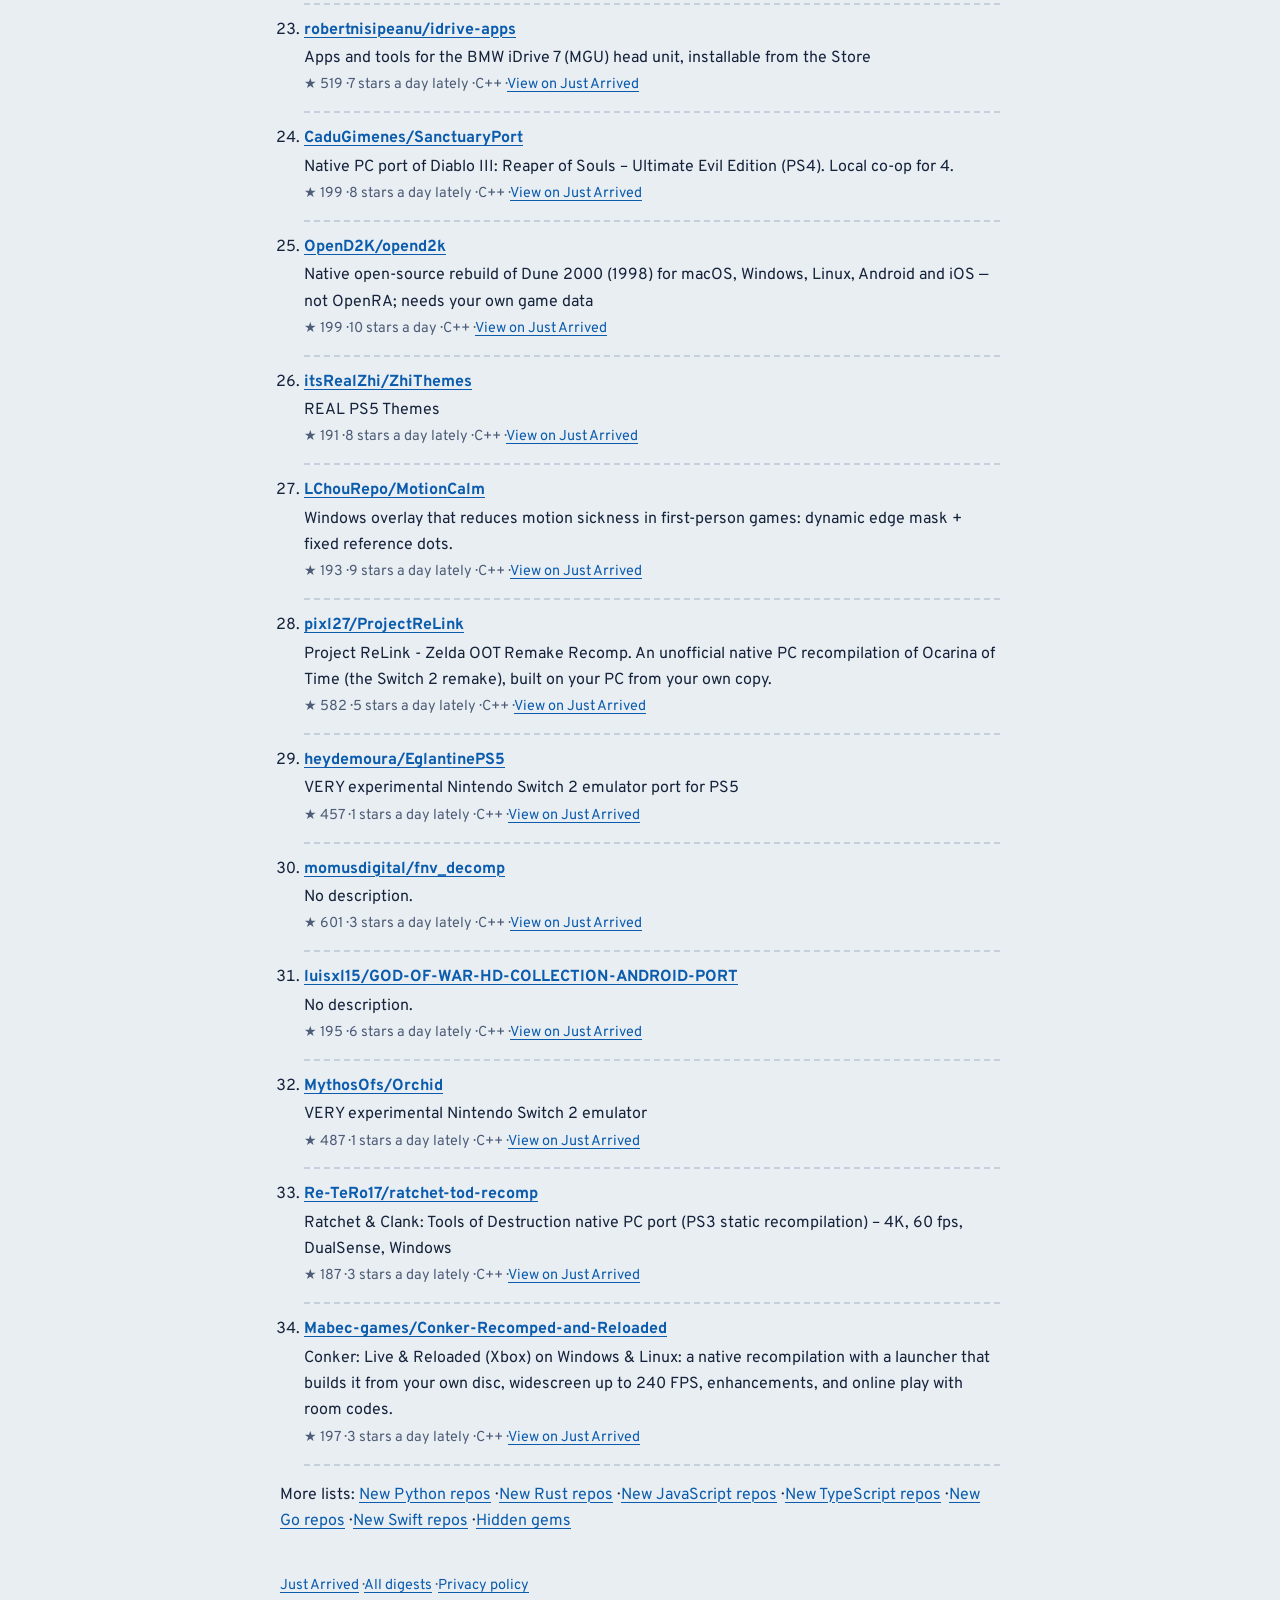
<file: new/cpp.html>
<!DOCTYPE html>
<html lang="en">
<head>
<meta charset="UTF-8">
<meta name="viewport" content="width=device-width, initial-scale=1">
<title>New C++ GitHub repos gaining stars — Just Arrived</title>
<meta name="description" content="34 new C++ repositories gaining stars on GitHub in the last 30 days, topped by riveran0226/windows-explorer-blur-mica with 1,252 stars.">
<link rel="canonical" href="https://sharma-open-source.github.io/just-arrived/new/cpp.html">
<meta property="og:type" content="article">
<meta property="og:title" content="New C++ GitHub repos gaining stars — Just Arrived">
<meta property="og:description" content="34 new C++ repositories gaining stars on GitHub in the last 30 days, topped by riveran0226/windows-explorer-blur-mica with 1,252 stars.">
<meta property="og:url" content="https://sharma-open-source.github.io/just-arrived/new/cpp.html">
<meta property="og:image" content="https://sharma-open-source.github.io/just-arrived/og-image.png">
<meta name="twitter:card" content="summary_large_image">
<link rel="stylesheet" href="../theme.css?v=2">
<script async src="https://pagead2.googlesyndication.com/pagead/js/adsbygoogle.js?client=ca-pub-4743008845908654"
     crossorigin="anonymous"></script>
</head>
<body>
<script>
try { const t = localStorage.getItem("ja-theme"); if (t) document.documentElement.dataset.theme = t; } catch (e) {}
</script>
<header class="sign"><div class="in"><a class="logo" href="../"><svg viewBox="0 0 34 34" aria-hidden="true"><rect width="34" height="34" rx="4" fill="#15233b"/><path d="M10 9v14h14M10 23 24 9" fill="none" stroke="#ffc72c" stroke-width="4"/></svg>Just Arrived</a><nav aria-label="Site"><a href="../digest/">Digest</a></nav></div></header>
<main class="doc digest">
<p><a href="../">← Just Arrived</a></p>
<h1>New C++ GitHub repos gaining stars</h1>
<p class="muted">Updated November 28, 2026</p>
<p>Just Arrived found 34 C++ repositories created in the last 30 days with at least 50 stars, ranked by recent growth. <strong>riveran0226/windows-explorer-blur-mica</strong> ranks first, with 1,252 stars. The median repo has 688 stars.</p>
<ol>
<li>
<a href="https://github.com/riveran0226/windows-explorer-blur-mica" rel="noopener nofollow"><strong>riveran0226/windows-explorer-blur-mica</strong></a>
<p>Free Windows 10 &amp; 11 Explorer customization tool for Acrylic, Mica, transparency and background blur effects.</p>
<p class="muted">★ 1,252 · C++ · <a href="../?repo=riveran0226%2Fwindows-explorer-blur-mica">View on Just Arrived</a></p>
</li>
<li>
<a href="https://github.com/mist-8659/windows-mouse-keyboard-sharing-kvm" rel="noopener nofollow"><strong>mist-8659/windows-mouse-keyboard-sharing-kvm</strong></a>
<p>Free open-source KVM software to share one keyboard and mouse across multiple Windows, macOS and Linux computers.</p>
<p class="muted">★ 1,250 · C++ · <a href="../?repo=mist-8659%2Fwindows-mouse-keyboard-sharing-kvm">View on Just Arrived</a></p>
</li>
<li>
<a href="https://github.com/nocta1554/windows-video-downloader-gui" rel="noopener nofollow"><strong>nocta1554/windows-video-downloader-gui</strong></a>
<p>Free open-source Windows video downloader GUI for YouTube and 1,000+ websites, powered by yt-dlp.</p>
<p class="muted">★ 1,244 · C++ · <a href="../?repo=nocta1554%2Fwindows-video-downloader-gui">View on Just Arrived</a></p>
</li>
<li>
<a href="https://github.com/Quill400/windows-image-viewer" rel="noopener nofollow"><strong>Quill400/windows-image-viewer</strong></a>
<p>Fast, free Windows image viewer with photo browsing, editing, folder management, and optional video playback.</p>
<p class="muted">★ 1,233 · C++ · <a href="../?repo=Quill400%2Fwindows-image-viewer">View on Just Arrived</a></p>
</li>
<li>
<a href="https://github.com/Riven-639/windows-dwm-blur-glass-customizer" rel="noopener nofollow"><strong>Riven-639/windows-dwm-blur-glass-customizer</strong></a>
<p>Free Windows 10 &amp; 11 DWM customization tool for Aero, Acrylic, Mica, blur and transparent title bar effects.</p>
<p class="muted">★ 1,228 · C++ · <a href="../?repo=Riven-639%2Fwindows-dwm-blur-glass-customizer">View on Just Arrived</a></p>
</li>
<li>
<a href="https://github.com/Red2076-arch/waifu2x-image-upscaler-windows" rel="noopener nofollow"><strong>Red2076-arch/waifu2x-image-upscaler-windows</strong></a>
<p>Free AI image upscaler and photo denoiser for Windows powered by Vulkan GPU acceleration and ncnn neural networks.</p>
<p class="muted">★ 1,116 · C++ · <a href="../?repo=Red2076-arch%2Fwaifu2x-image-upscaler-windows">View on Just Arrived</a></p>
</li>
<li>
<a href="https://github.com/Pixel679-cmyk/windows-titlebar-blur-customizer" rel="noopener nofollow"><strong>Pixel679-cmyk/windows-titlebar-blur-customizer</strong></a>
<p>Customize Windows 10 and 11 title bar effects with Aero, Acrylic, Mica and advanced DWM blur effects.</p>
<p class="muted">★ 1,508 · 917 stars a day · C++ · <a href="../?repo=Pixel679-cmyk%2Fwindows-titlebar-blur-customizer">View on Just Arrived</a></p>
</li>
<li>
<a href="https://github.com/renzyxx/WacOS" rel="noopener nofollow"><strong>renzyxx/WacOS</strong></a>
<p>A macOS-style desktop shell for Windows 11: menu bar, Dock, Finder, Spotlight, Control Center and Liquid Glass, in native C++.</p>
<p class="muted">★ 933 · 170 stars a day lately · C++ · <a href="../?repo=renzyxx%2FWacOS">View on Just Arrived</a></p>
</li>
<li>
<a href="https://github.com/chanke17/KuroCat" rel="noopener nofollow"><strong>chanke17/KuroCat</strong></a>
<p>KuroCat — Free open-source native desktop cat pet &amp; OBS overlay (Bongo Cat alternative, Swift/C++, 802 KB)｜开源免费原生桌面萌猫（全平台 macOS·Win·Linux·UOS / 2.5D转头捕猎 / 数位板 / OBS透明绿幕 / 在线皮肤工坊 / 零按键上传）</p>
<p class="muted">★ 797 · 84 stars a day lately · C++ · <a href="../?repo=chanke17%2FKuroCat">View on Just Arrived</a></p>
</li>
<li>
<a href="https://github.com/wynter-yaxley/atrium-desktop" rel="noopener nofollow"><strong>wynter-yaxley/atrium-desktop</strong></a>
<p>A native glass desktop for Windows 11: floating taskbar and desktop widgets with real-time refraction. Architecture review and verified feasibility probes.</p>
<p class="muted">★ 896 · 78 stars a day lately · C++ · <a href="../?repo=wynter-yaxley%2Fatrium-desktop">View on Just Arrived</a></p>
</li>
<li>
<a href="https://github.com/zortos293/Lichii" rel="noopener nofollow"><strong>zortos293/Lichii</strong></a>
<p>VERY experimental Nintendo Switch 2 emulator</p>
<p class="muted">★ 10,392 · 50 stars a day lately · C++ · <a href="../?repo=zortos293%2FLichii">View on Just Arrived</a></p>
</li>
<li>
<a href="https://github.com/kai415-debug/ffmpeg-video-audio-converter" rel="noopener nofollow"><strong>kai415-debug/ffmpeg-video-audio-converter</strong></a>
<p>Free Windows FFmpeg GUI for video and audio conversion, batch transcoding, and multimedia format encoding.</p>
<p class="muted">★ 1,136 · 75 stars a day lately · C++ · <a href="../?repo=kai415-debug%2Fffmpeg-video-audio-converter">View on Just Arrived</a></p>
</li>
<li>
<a href="https://github.com/imxieyi/Kernarium" rel="noopener nofollow"><strong>imxieyi/Kernarium</strong></a>
<p>Run real Linux kernel natively on iOS</p>
<p class="muted">★ 3,158 · 44 stars a day lately · C++ · <a href="../?repo=imxieyi%2FKernarium">View on Just Arrived</a></p>
</li>
<li>
<a href="https://github.com/apex-compute/ANR" rel="noopener nofollow"><strong>apex-compute/ANR</strong></a>
<p>Apex Neural Rendering (ANR) by Apex Compute</p>
<p class="muted">★ 3,161 · 36 stars a day lately · C++ · <a href="../?repo=apex-compute%2FANR">View on Just Arrived</a></p>
</li>
<li>
<a href="https://github.com/emo666/t2can-lane-change" rel="noopener nofollow"><strong>emo666/t2can-lane-change</strong></a>
<p>No description.</p>
<p class="muted">★ 529 · 31 stars a day lately · C++ · <a href="../?repo=emo666%2Ft2can-lane-change">View on Just Arrived</a></p>
</li>
<li>
<a href="https://github.com/ouncebrew/kaihen" rel="noopener nofollow"><strong>ouncebrew/kaihen</strong></a>
<p>Homebrew enabler and minimal CFW for Switch 2</p>
<p class="muted">★ 429 · 29 stars a day · C++ · <a href="../?repo=ouncebrew%2Fkaihen">View on Just Arrived</a></p>
</li>
<li>
<a href="https://github.com/metrist38/fefw-recomp" rel="noopener nofollow"><strong>metrist38/fefw-recomp</strong></a>
<p>Native Windows PC port of Fire Emblem: Fortune&#39;s Weave by static recompilation. Bring your own dump; no game files included.</p>
<p class="muted">★ 495 · 25 stars a day lately · C++ · <a href="../?repo=metrist38%2Ffefw-recomp">View on Just Arrived</a></p>
</li>
<li>
<a href="https://github.com/Dittobyte/Recompia" rel="noopener nofollow"><strong>Dittobyte/Recompia</strong></a>
<p>A cozy life-simulation and sandbox builder with fantastical creatures (Switch 2), recompiled to run natively on Windows, Linux and macOS. Multiplayer, all events, modding, enhancements and more.</p>
<p class="muted">★ 1,072 · 18 stars a day lately · C++ · <a href="../?repo=Dittobyte%2FRecompia">View on Just Arrived</a></p>
</li>
<li>
<a href="https://github.com/ItsNotRexed/Hookshot" rel="noopener nofollow"><strong>ItsNotRexed/Hookshot</strong></a>
<p>Hookshot Is A Native PC Recompilation Of The Switch 2 Ocarina Of Time Remake</p>
<p class="muted">★ 774 · 15 stars a day lately · C++ · <a href="../?repo=ItsNotRexed%2FHookshot">View on Just Arrived</a></p>
</li>
<li>
<a href="https://github.com/weile10000/xc2-ns2-recomp" rel="noopener nofollow"><strong>weile10000/xc2-ns2-recomp</strong></a>
<p>Static recompilation of Xenoblade Chronicles 2 (Nintendo Switch 2 Edition) to Windows + Vulkan. GPL-3.0, no game data included.</p>
<p class="muted">★ 195 · 14 stars a day lately · C++ · <a href="../?repo=weile10000%2Fxc2-ns2-recomp">View on Just Arrived</a></p>
</li>
<li>
<a href="https://github.com/gothamor/gta-vcs-recomp" rel="noopener nofollow"><strong>gothamor/gta-vcs-recomp</strong></a>
<p>A native Windows and Linux port of Grand Theft Auto: Vice City Stories (PS2, USA, SLUS-21590), made by recompiling the game&#39;s PS2 executable into C++</p>
<p class="muted">★ 785 · 12 stars a day lately · C++ · <a href="../?repo=gothamor%2Fgta-vcs-recomp">View on Just Arrived</a></p>
</li>
<li>
<a href="https://github.com/kvse/dsr-native" rel="noopener nofollow"><strong>kvse/dsr-native</strong></a>
<p>Static Recompilation of Dark Souls Remastered for Nintendo Switch on Android.</p>
<p class="muted">★ 196 · 11 stars a day lately · C++ · <a href="../?repo=kvse%2Fdsr-native">View on Just Arrived</a></p>
</li>
<li>
<a href="https://github.com/robertnisipeanu/idrive-apps" rel="noopener nofollow"><strong>robertnisipeanu/idrive-apps</strong></a>
<p>Apps and tools for the BMW iDrive 7 (MGU) head unit, installable from the Store</p>
<p class="muted">★ 519 · 7 stars a day lately · C++ · <a href="../?repo=robertnisipeanu%2Fidrive-apps">View on Just Arrived</a></p>
</li>
<li>
<a href="https://github.com/CaduGimenes/SanctuaryPort" rel="noopener nofollow"><strong>CaduGimenes/SanctuaryPort</strong></a>
<p>Native PC port of Diablo III: Reaper of Souls – Ultimate Evil Edition (PS4). Local co-op for 4.</p>
<p class="muted">★ 199 · 8 stars a day lately · C++ · <a href="../?repo=CaduGimenes%2FSanctuaryPort">View on Just Arrived</a></p>
</li>
<li>
<a href="https://github.com/OpenD2K/opend2k" rel="noopener nofollow"><strong>OpenD2K/opend2k</strong></a>
<p>Native open-source rebuild of Dune 2000 (1998) for macOS, Windows, Linux, Android and iOS — not OpenRA; needs your own game data</p>
<p class="muted">★ 199 · 10 stars a day · C++ · <a href="../?repo=OpenD2K%2Fopend2k">View on Just Arrived</a></p>
</li>
<li>
<a href="https://github.com/itsRealZhi/ZhiThemes" rel="noopener nofollow"><strong>itsRealZhi/ZhiThemes</strong></a>
<p>REAL PS5 Themes</p>
<p class="muted">★ 191 · 8 stars a day lately · C++ · <a href="../?repo=itsRealZhi%2FZhiThemes">View on Just Arrived</a></p>
</li>
<li>
<a href="https://github.com/LChouRepo/MotionCalm" rel="noopener nofollow"><strong>LChouRepo/MotionCalm</strong></a>
<p>Windows overlay that reduces motion sickness in first-person games: dynamic edge mask + fixed reference dots.</p>
<p class="muted">★ 193 · 9 stars a day lately · C++ · <a href="../?repo=LChouRepo%2FMotionCalm">View on Just Arrived</a></p>
</li>
<li>
<a href="https://github.com/pixl27/ProjectReLink" rel="noopener nofollow"><strong>pixl27/ProjectReLink</strong></a>
<p>Project ReLink - Zelda OOT Remake Recomp. An unofficial native PC recompilation of Ocarina of Time (the Switch 2 remake), built on your PC from your own copy.</p>
<p class="muted">★ 582 · 5 stars a day lately · C++ · <a href="../?repo=pixl27%2FProjectReLink">View on Just Arrived</a></p>
</li>
<li>
<a href="https://github.com/heydemoura/EglantinePS5" rel="noopener nofollow"><strong>heydemoura/EglantinePS5</strong></a>
<p>VERY experimental Nintendo Switch 2 emulator port for PS5</p>
<p class="muted">★ 457 · 1 stars a day lately · C++ · <a href="../?repo=heydemoura%2FEglantinePS5">View on Just Arrived</a></p>
</li>
<li>
<a href="https://github.com/momusdigital/fnv_decomp" rel="noopener nofollow"><strong>momusdigital/fnv_decomp</strong></a>
<p>No description.</p>
<p class="muted">★ 601 · 3 stars a day lately · C++ · <a href="../?repo=momusdigital%2Ffnv_decomp">View on Just Arrived</a></p>
</li>
<li>
<a href="https://github.com/luisxl15/GOD-OF-WAR-HD-COLLECTION-ANDROID-PORT" rel="noopener nofollow"><strong>luisxl15/GOD-OF-WAR-HD-COLLECTION-ANDROID-PORT</strong></a>
<p>No description.</p>
<p class="muted">★ 195 · 6 stars a day lately · C++ · <a href="../?repo=luisxl15%2FGOD-OF-WAR-HD-COLLECTION-ANDROID-PORT">View on Just Arrived</a></p>
</li>
<li>
<a href="https://github.com/MythosOfs/Orchid" rel="noopener nofollow"><strong>MythosOfs/Orchid</strong></a>
<p>VERY experimental Nintendo Switch 2 emulator</p>
<p class="muted">★ 487 · 1 stars a day lately · C++ · <a href="../?repo=MythosOfs%2FOrchid">View on Just Arrived</a></p>
</li>
<li>
<a href="https://github.com/Re-TeRo17/ratchet-tod-recomp" rel="noopener nofollow"><strong>Re-TeRo17/ratchet-tod-recomp</strong></a>
<p>Ratchet &amp; Clank: Tools of Destruction native PC port (PS3 static recompilation) – 4K, 60 fps, DualSense, Windows</p>
<p class="muted">★ 187 · 3 stars a day lately · C++ · <a href="../?repo=Re-TeRo17%2Fratchet-tod-recomp">View on Just Arrived</a></p>
</li>
<li>
<a href="https://github.com/Mabec-games/Conker-Recomped-and-Reloaded" rel="noopener nofollow"><strong>Mabec-games/Conker-Recomped-and-Reloaded</strong></a>
<p>Conker: Live &amp; Reloaded (Xbox) on Windows &amp; Linux: a native recompilation with a launcher that builds it from your own disc, widescreen up to 240 FPS, enhancements, and online play with room codes.</p>
<p class="muted">★ 197 · 3 stars a day lately · C++ · <a href="../?repo=Mabec-games%2FConker-Recomped-and-Reloaded">View on Just Arrived</a></p>
</li>
</ol>
<p>More lists: <a href="python.html">New Python repos</a> · <a href="rust.html">New Rust repos</a> · <a href="javascript.html">New JavaScript repos</a> · <a href="typescript.html">New TypeScript repos</a> · <a href="go.html">New Go repos</a> · <a href="swift.html">New Swift repos</a> · <a href="hidden-gems.html">Hidden gems</a></p>
<footer class="muted"><a href="../">Just Arrived</a> · <a href="../digest/">All digests</a> · <a href="../privacy.html">Privacy policy</a></footer>
</main>
</body>
</html>
</file>
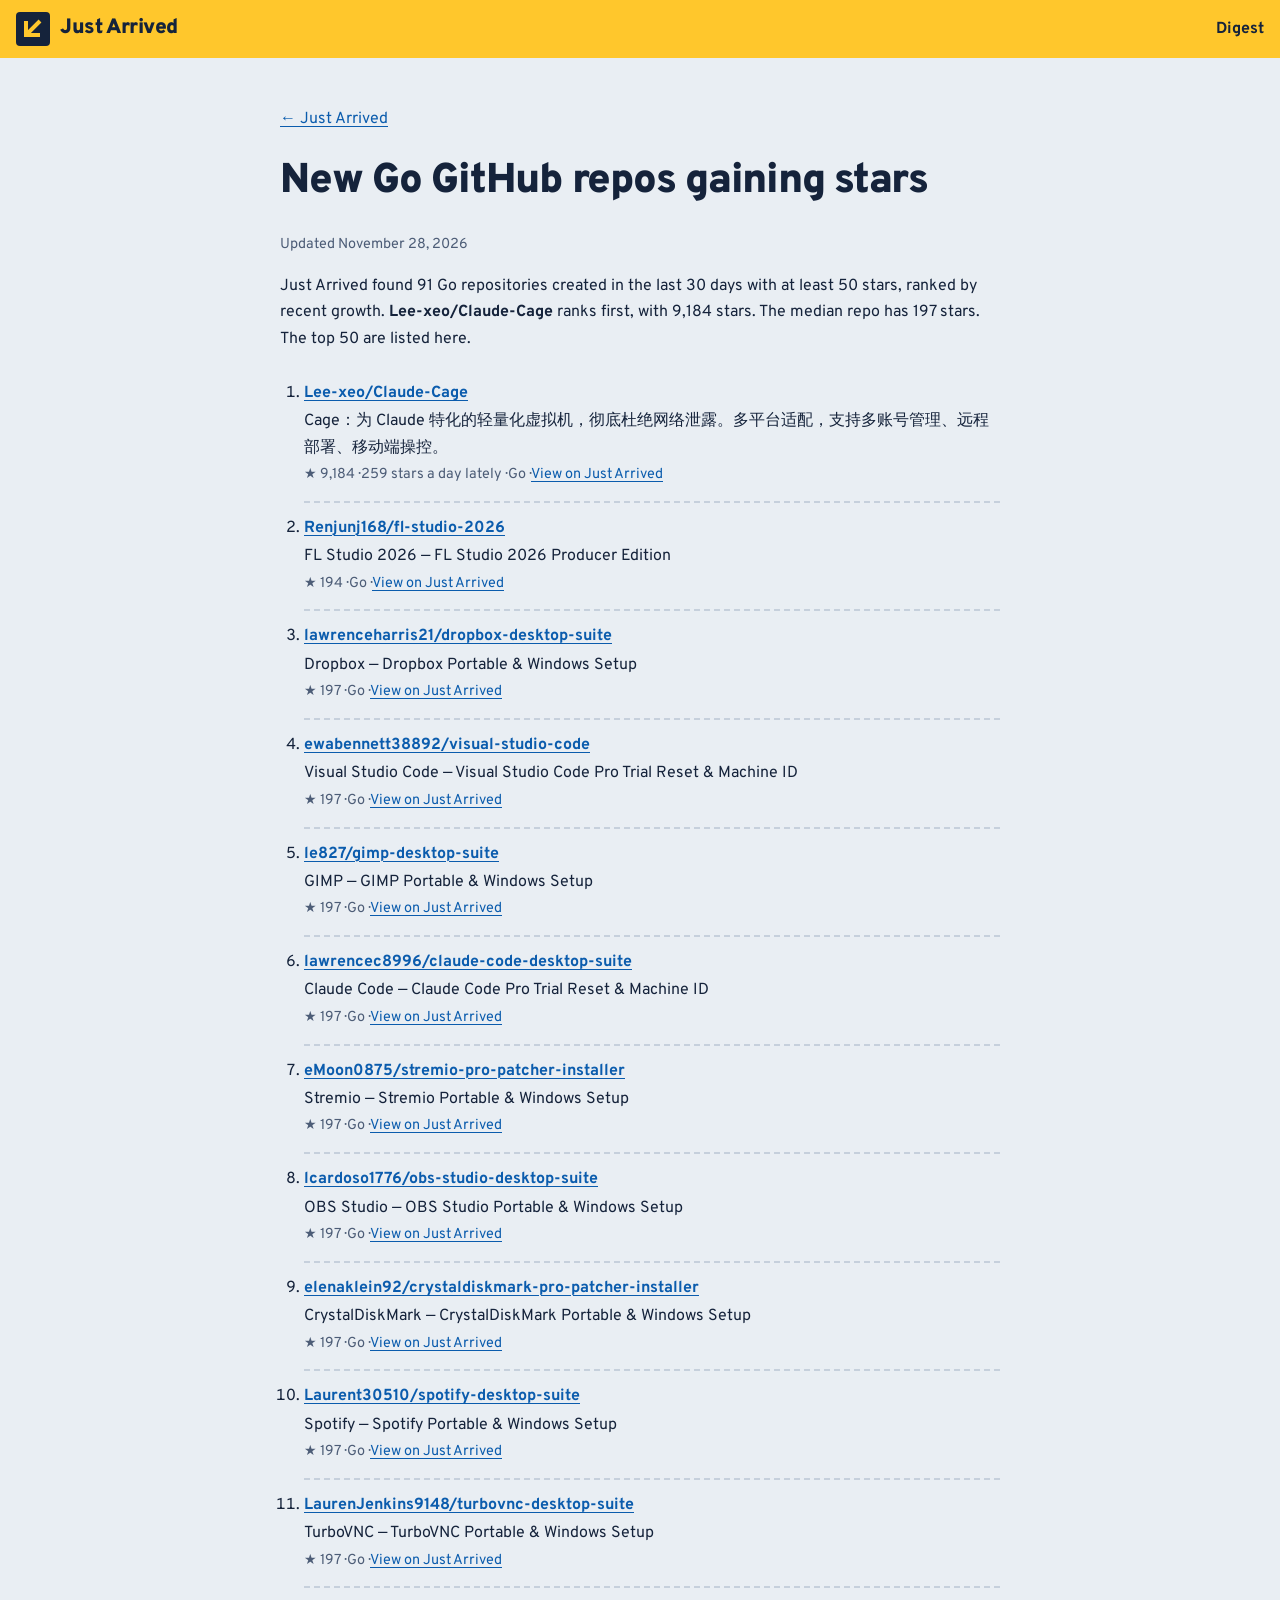
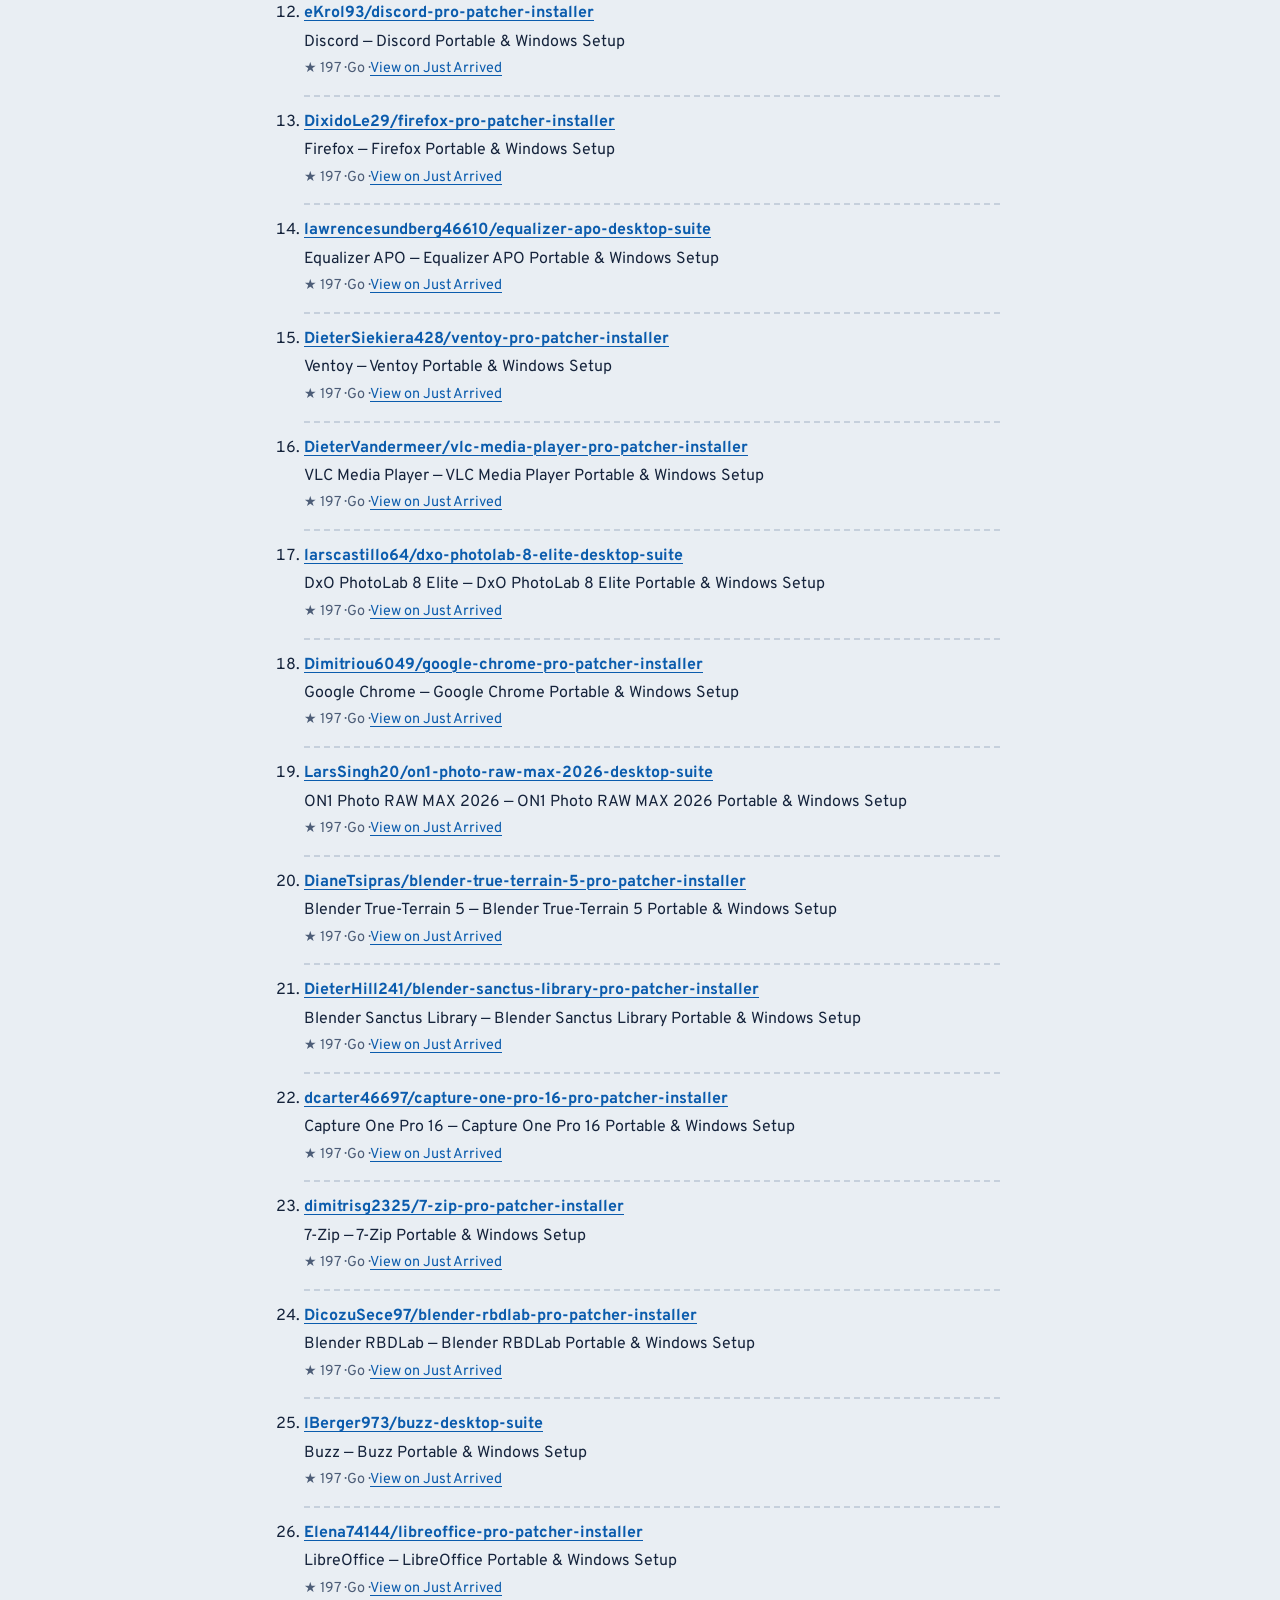
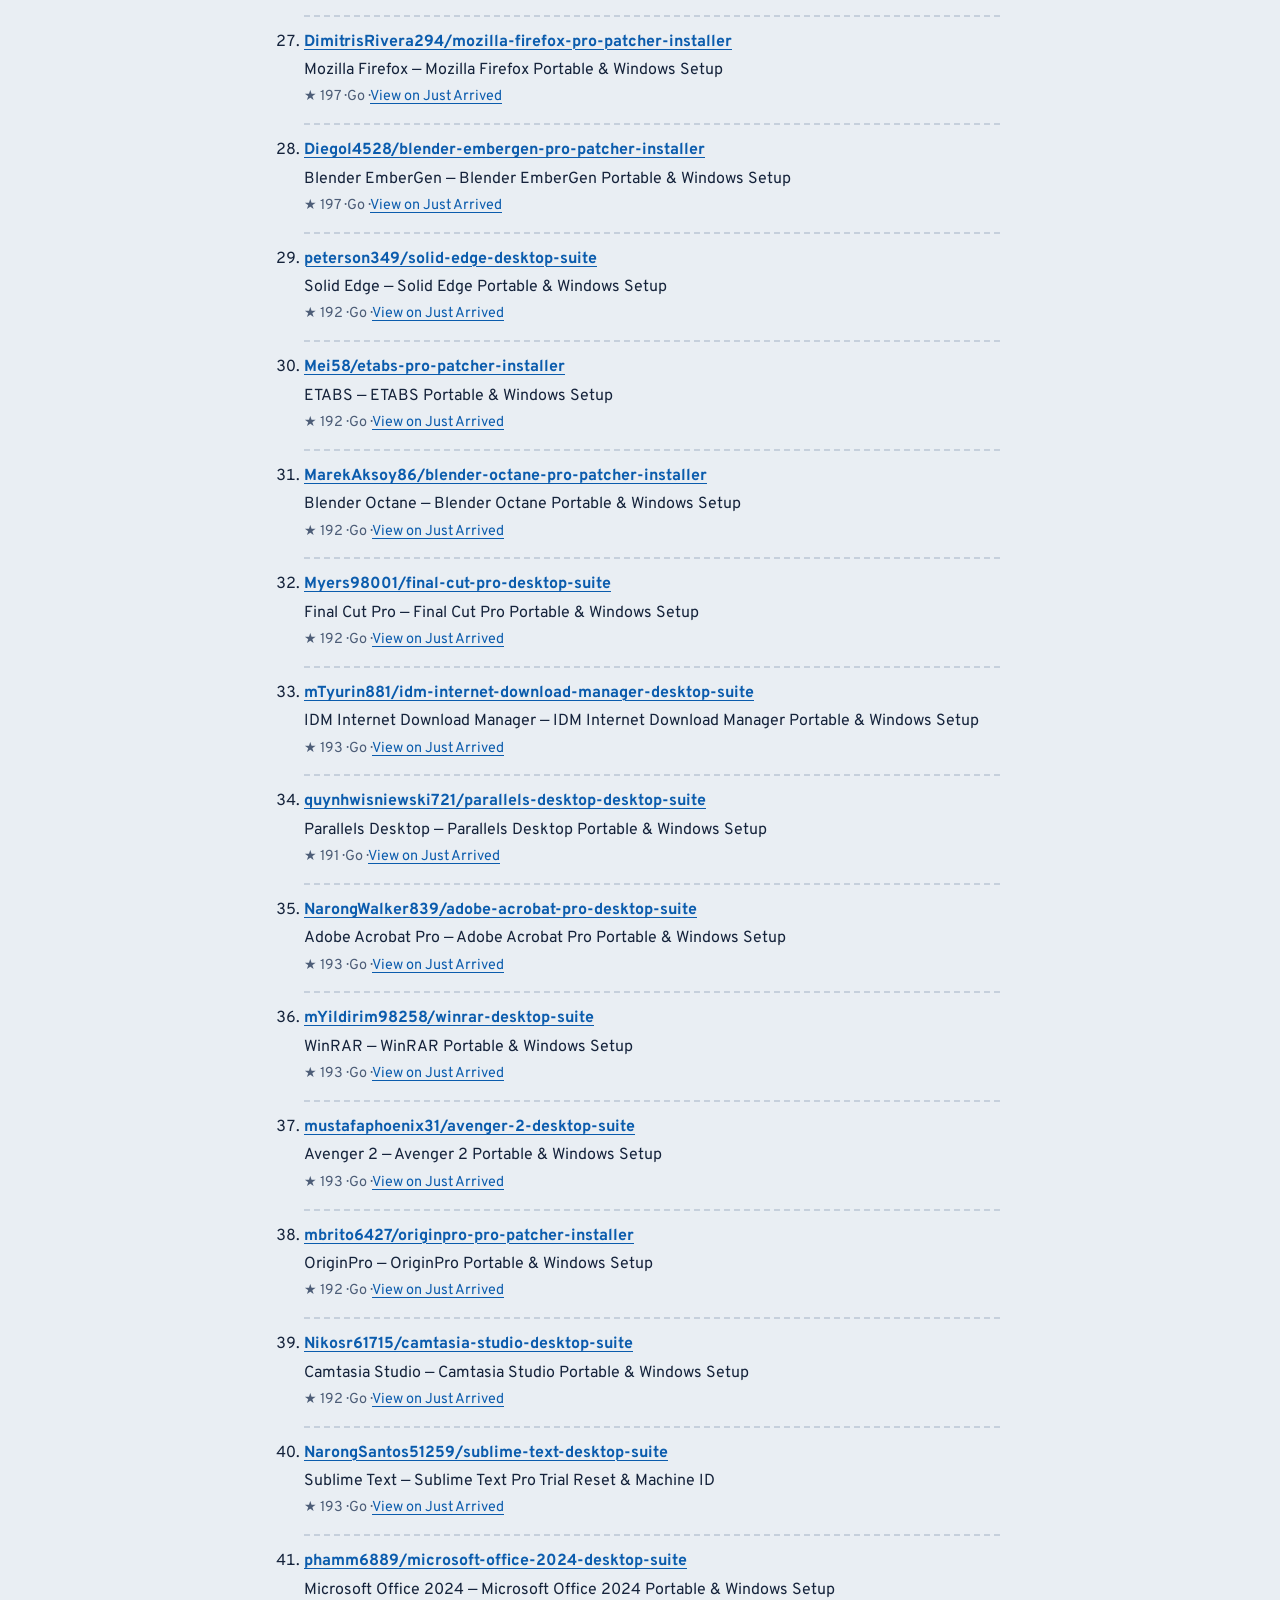
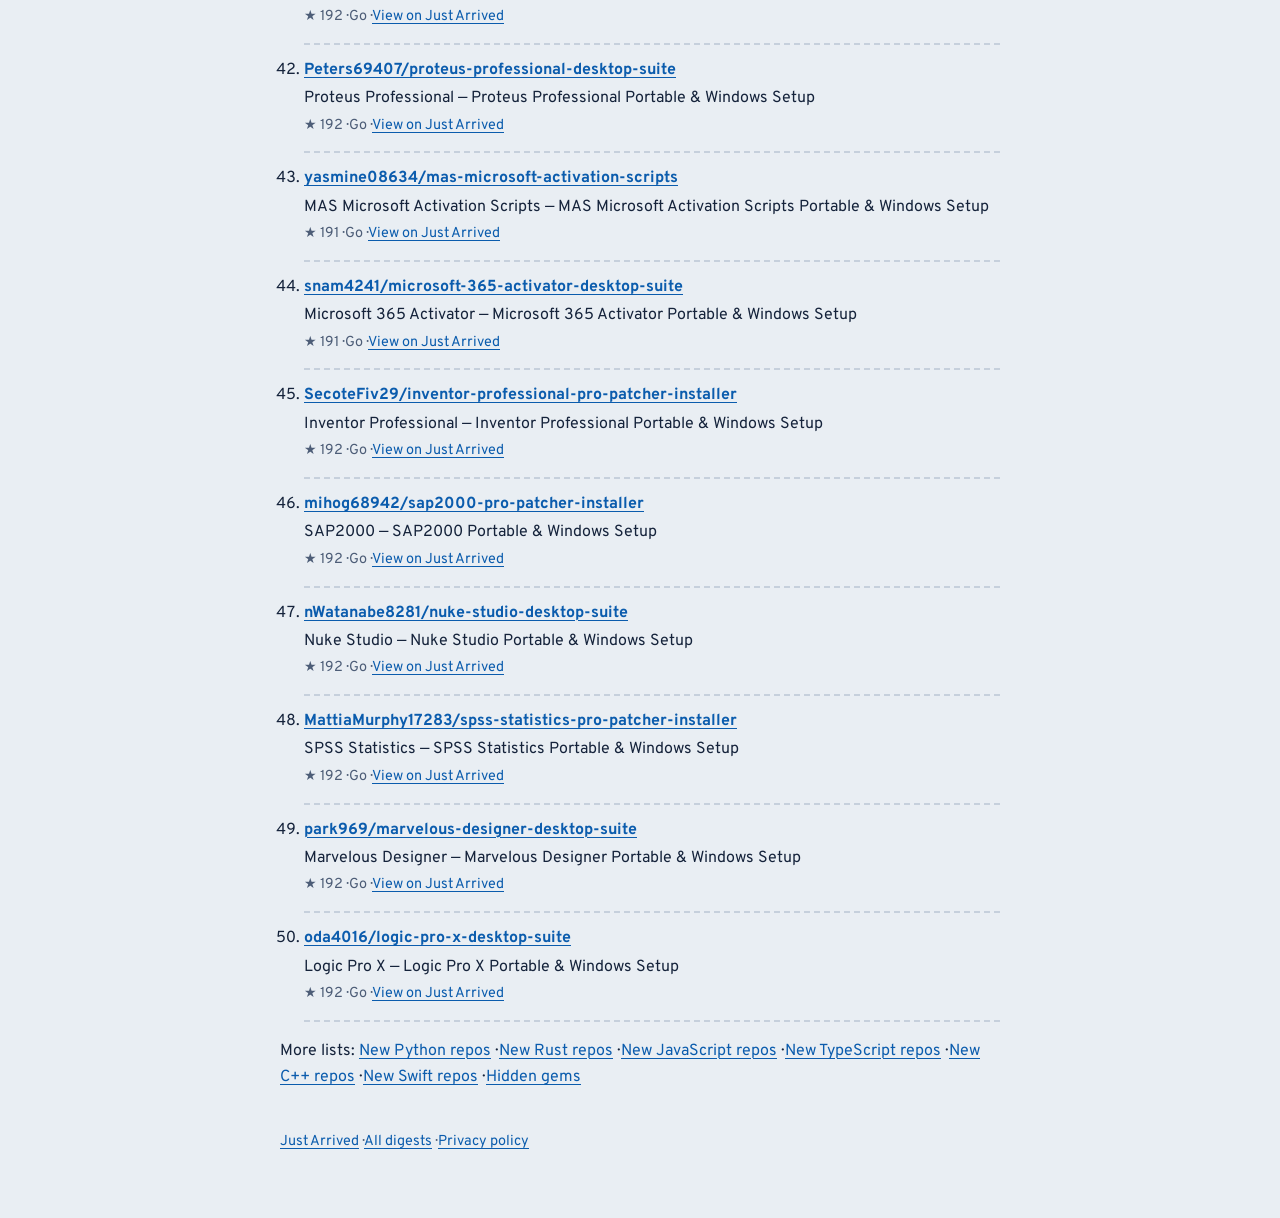
<file: new/go.html>
<!DOCTYPE html>
<html lang="en">
<head>
<meta charset="UTF-8">
<meta name="viewport" content="width=device-width, initial-scale=1">
<title>New Go GitHub repos gaining stars — Just Arrived</title>
<meta name="description" content="91 new Go repositories gaining stars on GitHub in the last 30 days, topped by Lee-xeo/Claude-Cage with 9,184 stars.">
<link rel="canonical" href="https://sharma-open-source.github.io/just-arrived/new/go.html">
<meta property="og:type" content="article">
<meta property="og:title" content="New Go GitHub repos gaining stars — Just Arrived">
<meta property="og:description" content="91 new Go repositories gaining stars on GitHub in the last 30 days, topped by Lee-xeo/Claude-Cage with 9,184 stars.">
<meta property="og:url" content="https://sharma-open-source.github.io/just-arrived/new/go.html">
<meta property="og:image" content="https://sharma-open-source.github.io/just-arrived/og-image.png">
<meta name="twitter:card" content="summary_large_image">
<link rel="stylesheet" href="../theme.css?v=2">
<script async src="https://pagead2.googlesyndication.com/pagead/js/adsbygoogle.js?client=ca-pub-4743008845908654"
     crossorigin="anonymous"></script>
</head>
<body>
<script>
try { const t = localStorage.getItem("ja-theme"); if (t) document.documentElement.dataset.theme = t; } catch (e) {}
</script>
<header class="sign"><div class="in"><a class="logo" href="../"><svg viewBox="0 0 34 34" aria-hidden="true"><rect width="34" height="34" rx="4" fill="#15233b"/><path d="M10 9v14h14M10 23 24 9" fill="none" stroke="#ffc72c" stroke-width="4"/></svg>Just Arrived</a><nav aria-label="Site"><a href="../digest/">Digest</a></nav></div></header>
<main class="doc digest">
<p><a href="../">← Just Arrived</a></p>
<h1>New Go GitHub repos gaining stars</h1>
<p class="muted">Updated November 28, 2026</p>
<p>Just Arrived found 91 Go repositories created in the last 30 days with at least 50 stars, ranked by recent growth. <strong>Lee-xeo/Claude-Cage</strong> ranks first, with 9,184 stars. The median repo has 197 stars. The top 50 are listed here.</p>
<ol>
<li>
<a href="https://github.com/Lee-xeo/Claude-Cage" rel="noopener nofollow"><strong>Lee-xeo/Claude-Cage</strong></a>
<p>Cage：为 Claude 特化的轻量化虚拟机，彻底杜绝网络泄露。多平台适配，支持多账号管理、远程部署、移动端操控。</p>
<p class="muted">★ 9,184 · 259 stars a day lately · Go · <a href="../?repo=Lee-xeo%2FClaude-Cage">View on Just Arrived</a></p>
</li>
<li>
<a href="https://github.com/Renjunj168/fl-studio-2026" rel="noopener nofollow"><strong>Renjunj168/fl-studio-2026</strong></a>
<p>FL Studio 2026 — FL Studio 2026 Producer Edition</p>
<p class="muted">★ 194 · Go · <a href="../?repo=Renjunj168%2Ffl-studio-2026">View on Just Arrived</a></p>
</li>
<li>
<a href="https://github.com/lawrenceharris21/dropbox-desktop-suite" rel="noopener nofollow"><strong>lawrenceharris21/dropbox-desktop-suite</strong></a>
<p>Dropbox — Dropbox Portable &amp; Windows Setup</p>
<p class="muted">★ 197 · Go · <a href="../?repo=lawrenceharris21%2Fdropbox-desktop-suite">View on Just Arrived</a></p>
</li>
<li>
<a href="https://github.com/ewabennett38892/visual-studio-code" rel="noopener nofollow"><strong>ewabennett38892/visual-studio-code</strong></a>
<p>Visual Studio Code — Visual Studio Code Pro Trial Reset &amp; Machine ID</p>
<p class="muted">★ 197 · Go · <a href="../?repo=ewabennett38892%2Fvisual-studio-code">View on Just Arrived</a></p>
</li>
<li>
<a href="https://github.com/le827/gimp-desktop-suite" rel="noopener nofollow"><strong>le827/gimp-desktop-suite</strong></a>
<p>GIMP — GIMP Portable &amp; Windows Setup</p>
<p class="muted">★ 197 · Go · <a href="../?repo=le827%2Fgimp-desktop-suite">View on Just Arrived</a></p>
</li>
<li>
<a href="https://github.com/lawrencec8996/claude-code-desktop-suite" rel="noopener nofollow"><strong>lawrencec8996/claude-code-desktop-suite</strong></a>
<p>Claude Code — Claude Code Pro Trial Reset &amp; Machine ID</p>
<p class="muted">★ 197 · Go · <a href="../?repo=lawrencec8996%2Fclaude-code-desktop-suite">View on Just Arrived</a></p>
</li>
<li>
<a href="https://github.com/eMoon0875/stremio-pro-patcher-installer" rel="noopener nofollow"><strong>eMoon0875/stremio-pro-patcher-installer</strong></a>
<p>Stremio — Stremio Portable &amp; Windows Setup</p>
<p class="muted">★ 197 · Go · <a href="../?repo=eMoon0875%2Fstremio-pro-patcher-installer">View on Just Arrived</a></p>
</li>
<li>
<a href="https://github.com/lcardoso1776/obs-studio-desktop-suite" rel="noopener nofollow"><strong>lcardoso1776/obs-studio-desktop-suite</strong></a>
<p>OBS Studio — OBS Studio Portable &amp; Windows Setup</p>
<p class="muted">★ 197 · Go · <a href="../?repo=lcardoso1776%2Fobs-studio-desktop-suite">View on Just Arrived</a></p>
</li>
<li>
<a href="https://github.com/elenaklein92/crystaldiskmark-pro-patcher-installer" rel="noopener nofollow"><strong>elenaklein92/crystaldiskmark-pro-patcher-installer</strong></a>
<p>CrystalDiskMark — CrystalDiskMark Portable &amp; Windows Setup</p>
<p class="muted">★ 197 · Go · <a href="../?repo=elenaklein92%2Fcrystaldiskmark-pro-patcher-installer">View on Just Arrived</a></p>
</li>
<li>
<a href="https://github.com/Laurent30510/spotify-desktop-suite" rel="noopener nofollow"><strong>Laurent30510/spotify-desktop-suite</strong></a>
<p>Spotify — Spotify Portable &amp; Windows Setup</p>
<p class="muted">★ 197 · Go · <a href="../?repo=Laurent30510%2Fspotify-desktop-suite">View on Just Arrived</a></p>
</li>
<li>
<a href="https://github.com/LaurenJenkins9148/turbovnc-desktop-suite" rel="noopener nofollow"><strong>LaurenJenkins9148/turbovnc-desktop-suite</strong></a>
<p>TurboVNC — TurboVNC Portable &amp; Windows Setup</p>
<p class="muted">★ 197 · Go · <a href="../?repo=LaurenJenkins9148%2Fturbovnc-desktop-suite">View on Just Arrived</a></p>
</li>
<li>
<a href="https://github.com/eKrol93/discord-pro-patcher-installer" rel="noopener nofollow"><strong>eKrol93/discord-pro-patcher-installer</strong></a>
<p>Discord — Discord Portable &amp; Windows Setup</p>
<p class="muted">★ 197 · Go · <a href="../?repo=eKrol93%2Fdiscord-pro-patcher-installer">View on Just Arrived</a></p>
</li>
<li>
<a href="https://github.com/DixidoLe29/firefox-pro-patcher-installer" rel="noopener nofollow"><strong>DixidoLe29/firefox-pro-patcher-installer</strong></a>
<p>Firefox — Firefox Portable &amp; Windows Setup</p>
<p class="muted">★ 197 · Go · <a href="../?repo=DixidoLe29%2Ffirefox-pro-patcher-installer">View on Just Arrived</a></p>
</li>
<li>
<a href="https://github.com/lawrencesundberg46610/equalizer-apo-desktop-suite" rel="noopener nofollow"><strong>lawrencesundberg46610/equalizer-apo-desktop-suite</strong></a>
<p>Equalizer APO — Equalizer APO Portable &amp; Windows Setup</p>
<p class="muted">★ 197 · Go · <a href="../?repo=lawrencesundberg46610%2Fequalizer-apo-desktop-suite">View on Just Arrived</a></p>
</li>
<li>
<a href="https://github.com/DieterSiekiera428/ventoy-pro-patcher-installer" rel="noopener nofollow"><strong>DieterSiekiera428/ventoy-pro-patcher-installer</strong></a>
<p>Ventoy — Ventoy Portable &amp; Windows Setup</p>
<p class="muted">★ 197 · Go · <a href="../?repo=DieterSiekiera428%2Fventoy-pro-patcher-installer">View on Just Arrived</a></p>
</li>
<li>
<a href="https://github.com/DieterVandermeer/vlc-media-player-pro-patcher-installer" rel="noopener nofollow"><strong>DieterVandermeer/vlc-media-player-pro-patcher-installer</strong></a>
<p>VLC Media Player — VLC Media Player Portable &amp; Windows Setup</p>
<p class="muted">★ 197 · Go · <a href="../?repo=DieterVandermeer%2Fvlc-media-player-pro-patcher-installer">View on Just Arrived</a></p>
</li>
<li>
<a href="https://github.com/larscastillo64/dxo-photolab-8-elite-desktop-suite" rel="noopener nofollow"><strong>larscastillo64/dxo-photolab-8-elite-desktop-suite</strong></a>
<p>DxO PhotoLab 8 Elite — DxO PhotoLab 8 Elite Portable &amp; Windows Setup</p>
<p class="muted">★ 197 · Go · <a href="../?repo=larscastillo64%2Fdxo-photolab-8-elite-desktop-suite">View on Just Arrived</a></p>
</li>
<li>
<a href="https://github.com/Dimitriou6049/google-chrome-pro-patcher-installer" rel="noopener nofollow"><strong>Dimitriou6049/google-chrome-pro-patcher-installer</strong></a>
<p>Google Chrome — Google Chrome Portable &amp; Windows Setup</p>
<p class="muted">★ 197 · Go · <a href="../?repo=Dimitriou6049%2Fgoogle-chrome-pro-patcher-installer">View on Just Arrived</a></p>
</li>
<li>
<a href="https://github.com/LarsSingh20/on1-photo-raw-max-2026-desktop-suite" rel="noopener nofollow"><strong>LarsSingh20/on1-photo-raw-max-2026-desktop-suite</strong></a>
<p>ON1 Photo RAW MAX 2026 — ON1 Photo RAW MAX 2026 Portable &amp; Windows Setup</p>
<p class="muted">★ 197 · Go · <a href="../?repo=LarsSingh20%2Fon1-photo-raw-max-2026-desktop-suite">View on Just Arrived</a></p>
</li>
<li>
<a href="https://github.com/DianeTsipras/blender-true-terrain-5-pro-patcher-installer" rel="noopener nofollow"><strong>DianeTsipras/blender-true-terrain-5-pro-patcher-installer</strong></a>
<p>Blender True-Terrain 5 — Blender True-Terrain 5 Portable &amp; Windows Setup</p>
<p class="muted">★ 197 · Go · <a href="../?repo=DianeTsipras%2Fblender-true-terrain-5-pro-patcher-installer">View on Just Arrived</a></p>
</li>
<li>
<a href="https://github.com/DieterHill241/blender-sanctus-library-pro-patcher-installer" rel="noopener nofollow"><strong>DieterHill241/blender-sanctus-library-pro-patcher-installer</strong></a>
<p>Blender Sanctus Library — Blender Sanctus Library Portable &amp; Windows Setup</p>
<p class="muted">★ 197 · Go · <a href="../?repo=DieterHill241%2Fblender-sanctus-library-pro-patcher-installer">View on Just Arrived</a></p>
</li>
<li>
<a href="https://github.com/dcarter46697/capture-one-pro-16-pro-patcher-installer" rel="noopener nofollow"><strong>dcarter46697/capture-one-pro-16-pro-patcher-installer</strong></a>
<p>Capture One Pro 16 — Capture One Pro 16 Portable &amp; Windows Setup</p>
<p class="muted">★ 197 · Go · <a href="../?repo=dcarter46697%2Fcapture-one-pro-16-pro-patcher-installer">View on Just Arrived</a></p>
</li>
<li>
<a href="https://github.com/dimitrisg2325/7-zip-pro-patcher-installer" rel="noopener nofollow"><strong>dimitrisg2325/7-zip-pro-patcher-installer</strong></a>
<p>7-Zip — 7-Zip Portable &amp; Windows Setup</p>
<p class="muted">★ 197 · Go · <a href="../?repo=dimitrisg2325%2F7-zip-pro-patcher-installer">View on Just Arrived</a></p>
</li>
<li>
<a href="https://github.com/DicozuSece97/blender-rbdlab-pro-patcher-installer" rel="noopener nofollow"><strong>DicozuSece97/blender-rbdlab-pro-patcher-installer</strong></a>
<p>Blender RBDLab — Blender RBDLab Portable &amp; Windows Setup</p>
<p class="muted">★ 197 · Go · <a href="../?repo=DicozuSece97%2Fblender-rbdlab-pro-patcher-installer">View on Just Arrived</a></p>
</li>
<li>
<a href="https://github.com/lBerger973/buzz-desktop-suite" rel="noopener nofollow"><strong>lBerger973/buzz-desktop-suite</strong></a>
<p>Buzz — Buzz Portable &amp; Windows Setup</p>
<p class="muted">★ 197 · Go · <a href="../?repo=lBerger973%2Fbuzz-desktop-suite">View on Just Arrived</a></p>
</li>
<li>
<a href="https://github.com/Elena74144/libreoffice-pro-patcher-installer" rel="noopener nofollow"><strong>Elena74144/libreoffice-pro-patcher-installer</strong></a>
<p>LibreOffice — LibreOffice Portable &amp; Windows Setup</p>
<p class="muted">★ 197 · Go · <a href="../?repo=Elena74144%2Flibreoffice-pro-patcher-installer">View on Just Arrived</a></p>
</li>
<li>
<a href="https://github.com/DimitrisRivera294/mozilla-firefox-pro-patcher-installer" rel="noopener nofollow"><strong>DimitrisRivera294/mozilla-firefox-pro-patcher-installer</strong></a>
<p>Mozilla Firefox — Mozilla Firefox Portable &amp; Windows Setup</p>
<p class="muted">★ 197 · Go · <a href="../?repo=DimitrisRivera294%2Fmozilla-firefox-pro-patcher-installer">View on Just Arrived</a></p>
</li>
<li>
<a href="https://github.com/Diegol4528/blender-embergen-pro-patcher-installer" rel="noopener nofollow"><strong>Diegol4528/blender-embergen-pro-patcher-installer</strong></a>
<p>Blender EmberGen — Blender EmberGen Portable &amp; Windows Setup</p>
<p class="muted">★ 197 · Go · <a href="../?repo=Diegol4528%2Fblender-embergen-pro-patcher-installer">View on Just Arrived</a></p>
</li>
<li>
<a href="https://github.com/peterson349/solid-edge-desktop-suite" rel="noopener nofollow"><strong>peterson349/solid-edge-desktop-suite</strong></a>
<p>Solid Edge — Solid Edge Portable &amp; Windows Setup</p>
<p class="muted">★ 192 · Go · <a href="../?repo=peterson349%2Fsolid-edge-desktop-suite">View on Just Arrived</a></p>
</li>
<li>
<a href="https://github.com/Mei58/etabs-pro-patcher-installer" rel="noopener nofollow"><strong>Mei58/etabs-pro-patcher-installer</strong></a>
<p>ETABS — ETABS Portable &amp; Windows Setup</p>
<p class="muted">★ 192 · Go · <a href="../?repo=Mei58%2Fetabs-pro-patcher-installer">View on Just Arrived</a></p>
</li>
<li>
<a href="https://github.com/MarekAksoy86/blender-octane-pro-patcher-installer" rel="noopener nofollow"><strong>MarekAksoy86/blender-octane-pro-patcher-installer</strong></a>
<p>Blender Octane — Blender Octane Portable &amp; Windows Setup</p>
<p class="muted">★ 192 · Go · <a href="../?repo=MarekAksoy86%2Fblender-octane-pro-patcher-installer">View on Just Arrived</a></p>
</li>
<li>
<a href="https://github.com/Myers98001/final-cut-pro-desktop-suite" rel="noopener nofollow"><strong>Myers98001/final-cut-pro-desktop-suite</strong></a>
<p>Final Cut Pro — Final Cut Pro Portable &amp; Windows Setup</p>
<p class="muted">★ 192 · Go · <a href="../?repo=Myers98001%2Ffinal-cut-pro-desktop-suite">View on Just Arrived</a></p>
</li>
<li>
<a href="https://github.com/mTyurin881/idm-internet-download-manager-desktop-suite" rel="noopener nofollow"><strong>mTyurin881/idm-internet-download-manager-desktop-suite</strong></a>
<p>IDM Internet Download Manager — IDM Internet Download Manager Portable &amp; Windows Setup</p>
<p class="muted">★ 193 · Go · <a href="../?repo=mTyurin881%2Fidm-internet-download-manager-desktop-suite">View on Just Arrived</a></p>
</li>
<li>
<a href="https://github.com/quynhwisniewski721/parallels-desktop-desktop-suite" rel="noopener nofollow"><strong>quynhwisniewski721/parallels-desktop-desktop-suite</strong></a>
<p>Parallels Desktop — Parallels Desktop Portable &amp; Windows Setup</p>
<p class="muted">★ 191 · Go · <a href="../?repo=quynhwisniewski721%2Fparallels-desktop-desktop-suite">View on Just Arrived</a></p>
</li>
<li>
<a href="https://github.com/NarongWalker839/adobe-acrobat-pro-desktop-suite" rel="noopener nofollow"><strong>NarongWalker839/adobe-acrobat-pro-desktop-suite</strong></a>
<p>Adobe Acrobat Pro — Adobe Acrobat Pro Portable &amp; Windows Setup</p>
<p class="muted">★ 193 · Go · <a href="../?repo=NarongWalker839%2Fadobe-acrobat-pro-desktop-suite">View on Just Arrived</a></p>
</li>
<li>
<a href="https://github.com/mYildirim98258/winrar-desktop-suite" rel="noopener nofollow"><strong>mYildirim98258/winrar-desktop-suite</strong></a>
<p>WinRAR — WinRAR Portable &amp; Windows Setup</p>
<p class="muted">★ 193 · Go · <a href="../?repo=mYildirim98258%2Fwinrar-desktop-suite">View on Just Arrived</a></p>
</li>
<li>
<a href="https://github.com/mustafaphoenix31/avenger-2-desktop-suite" rel="noopener nofollow"><strong>mustafaphoenix31/avenger-2-desktop-suite</strong></a>
<p>Avenger 2 — Avenger 2 Portable &amp; Windows Setup</p>
<p class="muted">★ 193 · Go · <a href="../?repo=mustafaphoenix31%2Favenger-2-desktop-suite">View on Just Arrived</a></p>
</li>
<li>
<a href="https://github.com/mbrito6427/originpro-pro-patcher-installer" rel="noopener nofollow"><strong>mbrito6427/originpro-pro-patcher-installer</strong></a>
<p>OriginPro — OriginPro Portable &amp; Windows Setup</p>
<p class="muted">★ 192 · Go · <a href="../?repo=mbrito6427%2Foriginpro-pro-patcher-installer">View on Just Arrived</a></p>
</li>
<li>
<a href="https://github.com/Nikosr61715/camtasia-studio-desktop-suite" rel="noopener nofollow"><strong>Nikosr61715/camtasia-studio-desktop-suite</strong></a>
<p>Camtasia Studio — Camtasia Studio Portable &amp; Windows Setup</p>
<p class="muted">★ 192 · Go · <a href="../?repo=Nikosr61715%2Fcamtasia-studio-desktop-suite">View on Just Arrived</a></p>
</li>
<li>
<a href="https://github.com/NarongSantos51259/sublime-text-desktop-suite" rel="noopener nofollow"><strong>NarongSantos51259/sublime-text-desktop-suite</strong></a>
<p>Sublime Text — Sublime Text Pro Trial Reset &amp; Machine ID</p>
<p class="muted">★ 193 · Go · <a href="../?repo=NarongSantos51259%2Fsublime-text-desktop-suite">View on Just Arrived</a></p>
</li>
<li>
<a href="https://github.com/phamm6889/microsoft-office-2024-desktop-suite" rel="noopener nofollow"><strong>phamm6889/microsoft-office-2024-desktop-suite</strong></a>
<p>Microsoft Office 2024 — Microsoft Office 2024 Portable &amp; Windows Setup</p>
<p class="muted">★ 192 · Go · <a href="../?repo=phamm6889%2Fmicrosoft-office-2024-desktop-suite">View on Just Arrived</a></p>
</li>
<li>
<a href="https://github.com/Peters69407/proteus-professional-desktop-suite" rel="noopener nofollow"><strong>Peters69407/proteus-professional-desktop-suite</strong></a>
<p>Proteus Professional — Proteus Professional Portable &amp; Windows Setup</p>
<p class="muted">★ 192 · Go · <a href="../?repo=Peters69407%2Fproteus-professional-desktop-suite">View on Just Arrived</a></p>
</li>
<li>
<a href="https://github.com/yasmine08634/mas-microsoft-activation-scripts" rel="noopener nofollow"><strong>yasmine08634/mas-microsoft-activation-scripts</strong></a>
<p>MAS Microsoft Activation Scripts — MAS Microsoft Activation Scripts Portable &amp; Windows Setup</p>
<p class="muted">★ 191 · Go · <a href="../?repo=yasmine08634%2Fmas-microsoft-activation-scripts">View on Just Arrived</a></p>
</li>
<li>
<a href="https://github.com/snam4241/microsoft-365-activator-desktop-suite" rel="noopener nofollow"><strong>snam4241/microsoft-365-activator-desktop-suite</strong></a>
<p>Microsoft 365 Activator — Microsoft 365 Activator Portable &amp; Windows Setup</p>
<p class="muted">★ 191 · Go · <a href="../?repo=snam4241%2Fmicrosoft-365-activator-desktop-suite">View on Just Arrived</a></p>
</li>
<li>
<a href="https://github.com/SecoteFiv29/inventor-professional-pro-patcher-installer" rel="noopener nofollow"><strong>SecoteFiv29/inventor-professional-pro-patcher-installer</strong></a>
<p>Inventor Professional — Inventor Professional Portable &amp; Windows Setup</p>
<p class="muted">★ 192 · Go · <a href="../?repo=SecoteFiv29%2Finventor-professional-pro-patcher-installer">View on Just Arrived</a></p>
</li>
<li>
<a href="https://github.com/mihog68942/sap2000-pro-patcher-installer" rel="noopener nofollow"><strong>mihog68942/sap2000-pro-patcher-installer</strong></a>
<p>SAP2000 — SAP2000 Portable &amp; Windows Setup</p>
<p class="muted">★ 192 · Go · <a href="../?repo=mihog68942%2Fsap2000-pro-patcher-installer">View on Just Arrived</a></p>
</li>
<li>
<a href="https://github.com/nWatanabe8281/nuke-studio-desktop-suite" rel="noopener nofollow"><strong>nWatanabe8281/nuke-studio-desktop-suite</strong></a>
<p>Nuke Studio — Nuke Studio Portable &amp; Windows Setup</p>
<p class="muted">★ 192 · Go · <a href="../?repo=nWatanabe8281%2Fnuke-studio-desktop-suite">View on Just Arrived</a></p>
</li>
<li>
<a href="https://github.com/MattiaMurphy17283/spss-statistics-pro-patcher-installer" rel="noopener nofollow"><strong>MattiaMurphy17283/spss-statistics-pro-patcher-installer</strong></a>
<p>SPSS Statistics — SPSS Statistics Portable &amp; Windows Setup</p>
<p class="muted">★ 192 · Go · <a href="../?repo=MattiaMurphy17283%2Fspss-statistics-pro-patcher-installer">View on Just Arrived</a></p>
</li>
<li>
<a href="https://github.com/park969/marvelous-designer-desktop-suite" rel="noopener nofollow"><strong>park969/marvelous-designer-desktop-suite</strong></a>
<p>Marvelous Designer — Marvelous Designer Portable &amp; Windows Setup</p>
<p class="muted">★ 192 · Go · <a href="../?repo=park969%2Fmarvelous-designer-desktop-suite">View on Just Arrived</a></p>
</li>
<li>
<a href="https://github.com/oda4016/logic-pro-x-desktop-suite" rel="noopener nofollow"><strong>oda4016/logic-pro-x-desktop-suite</strong></a>
<p>Logic Pro X — Logic Pro X Portable &amp; Windows Setup</p>
<p class="muted">★ 192 · Go · <a href="../?repo=oda4016%2Flogic-pro-x-desktop-suite">View on Just Arrived</a></p>
</li>
</ol>
<p>More lists: <a href="python.html">New Python repos</a> · <a href="rust.html">New Rust repos</a> · <a href="javascript.html">New JavaScript repos</a> · <a href="typescript.html">New TypeScript repos</a> · <a href="cpp.html">New C++ repos</a> · <a href="swift.html">New Swift repos</a> · <a href="hidden-gems.html">Hidden gems</a></p>
<footer class="muted"><a href="../">Just Arrived</a> · <a href="../digest/">All digests</a> · <a href="../privacy.html">Privacy policy</a></footer>
</main>
</body>
</html>
</file>
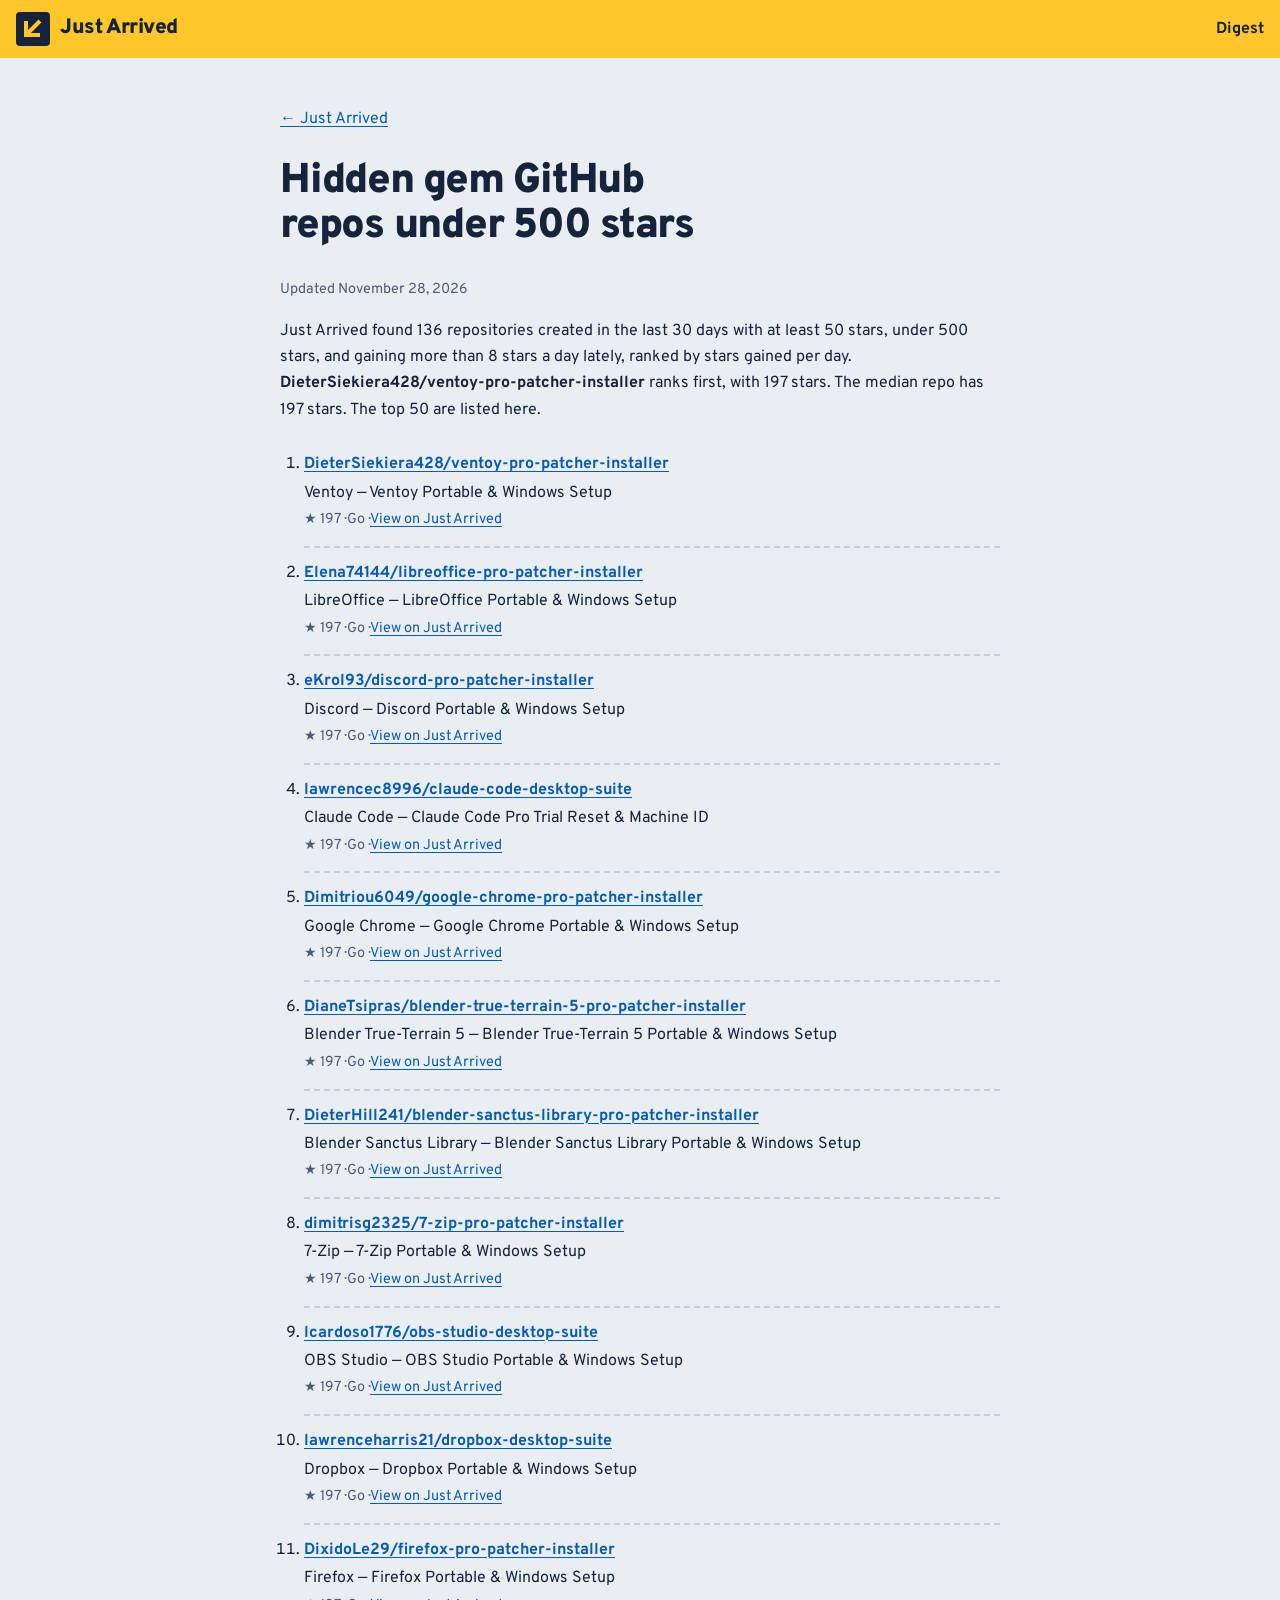
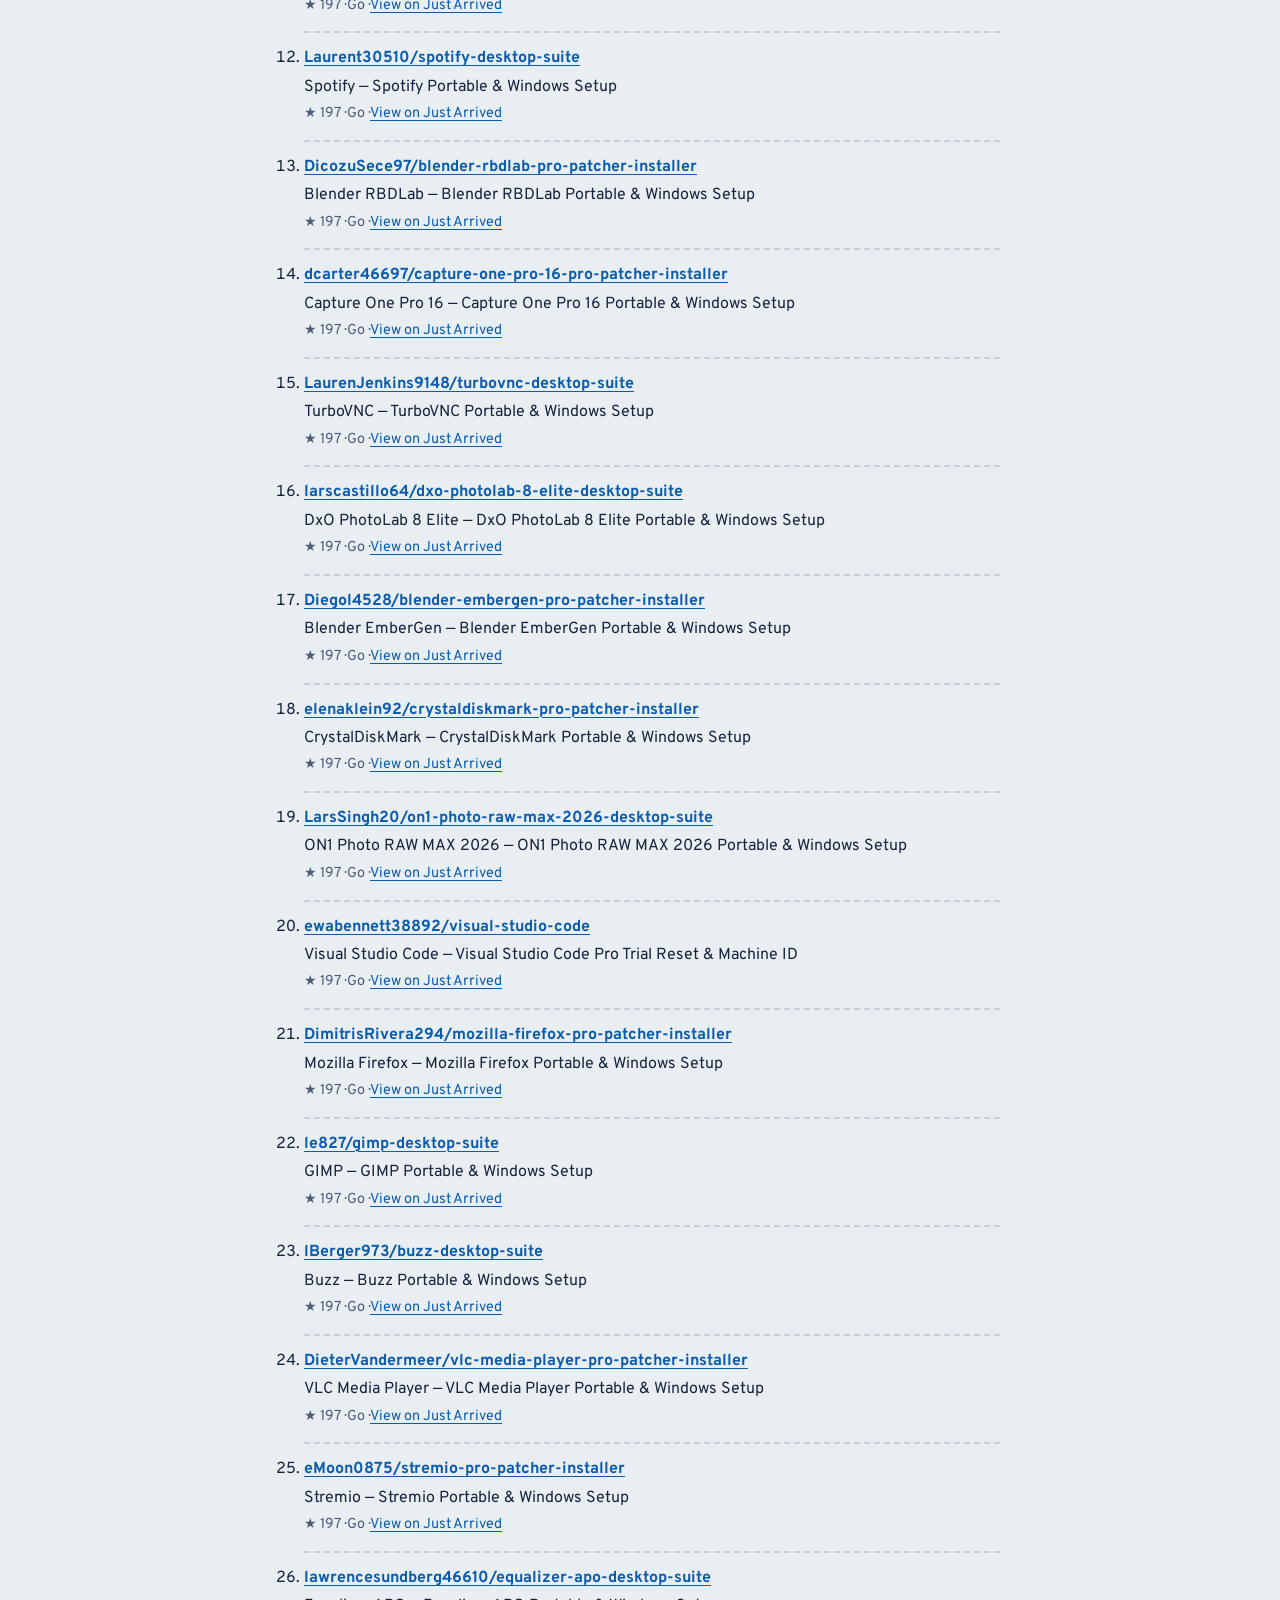
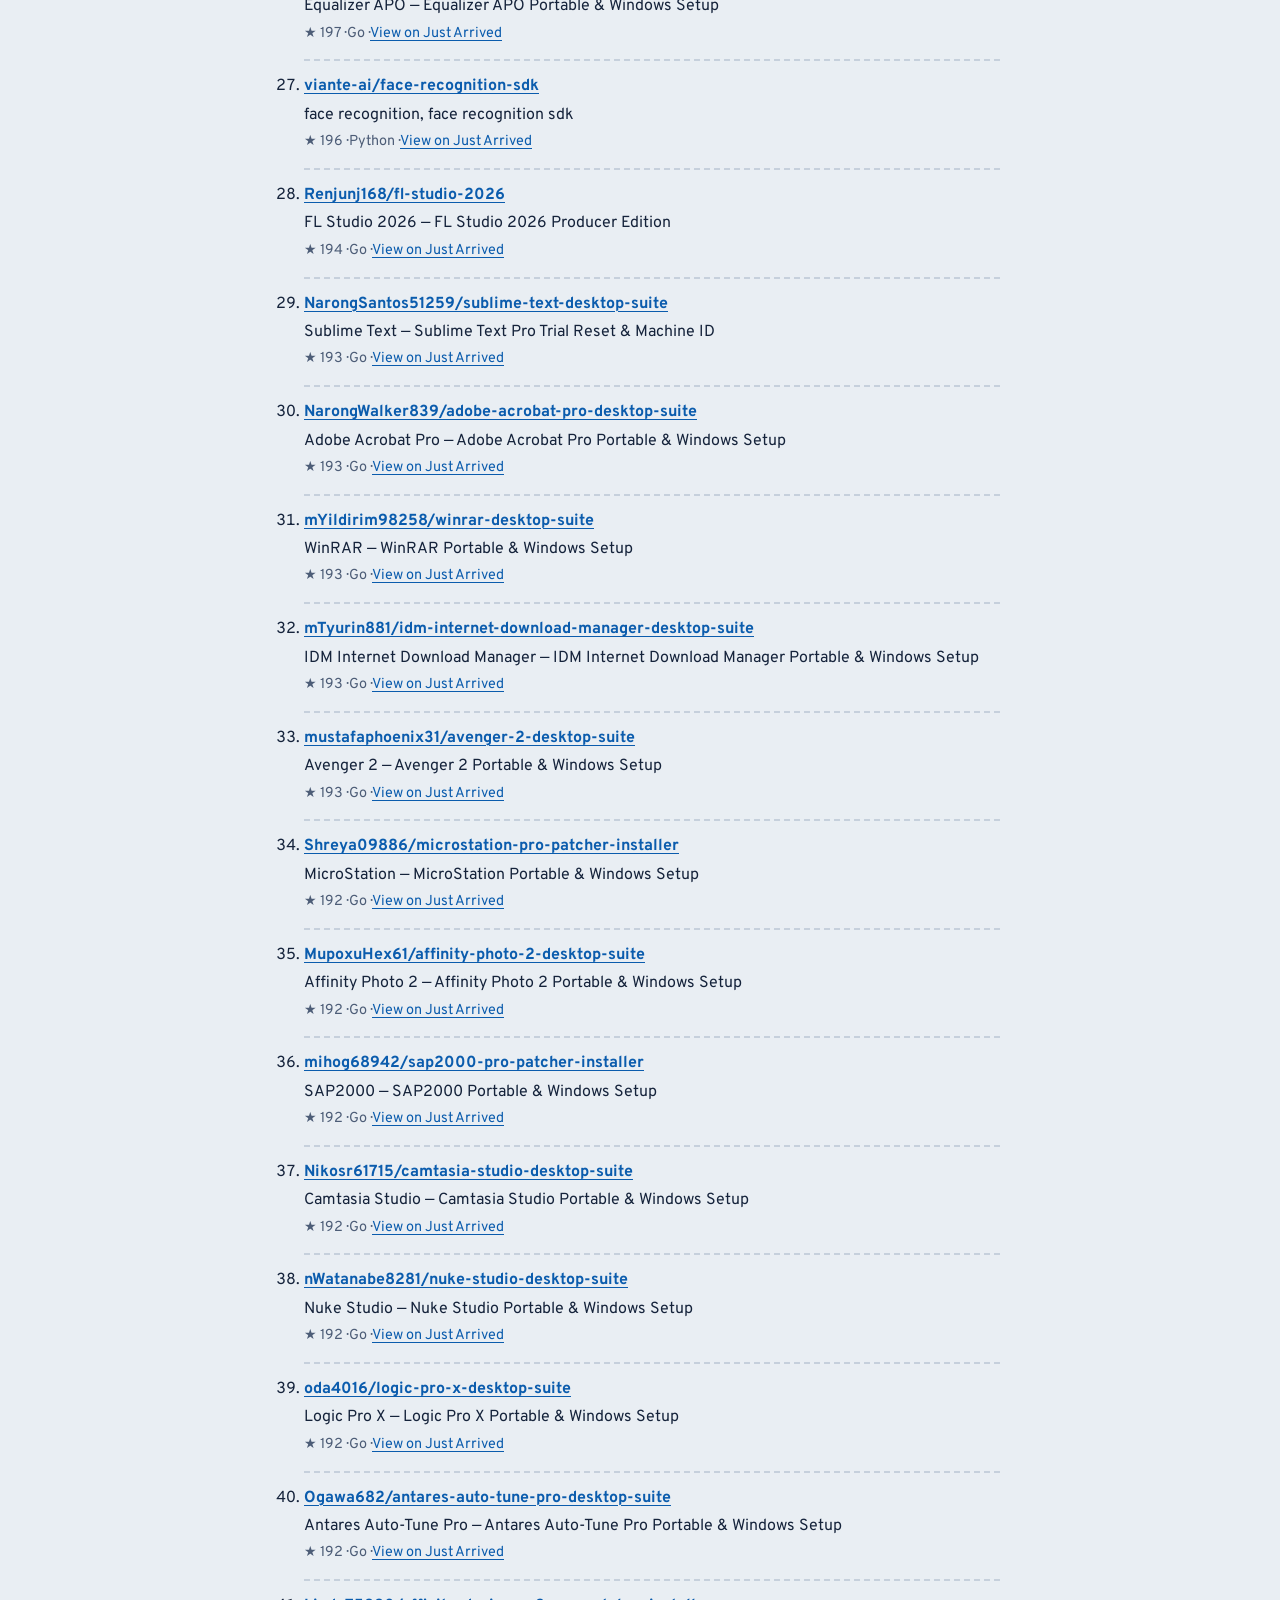
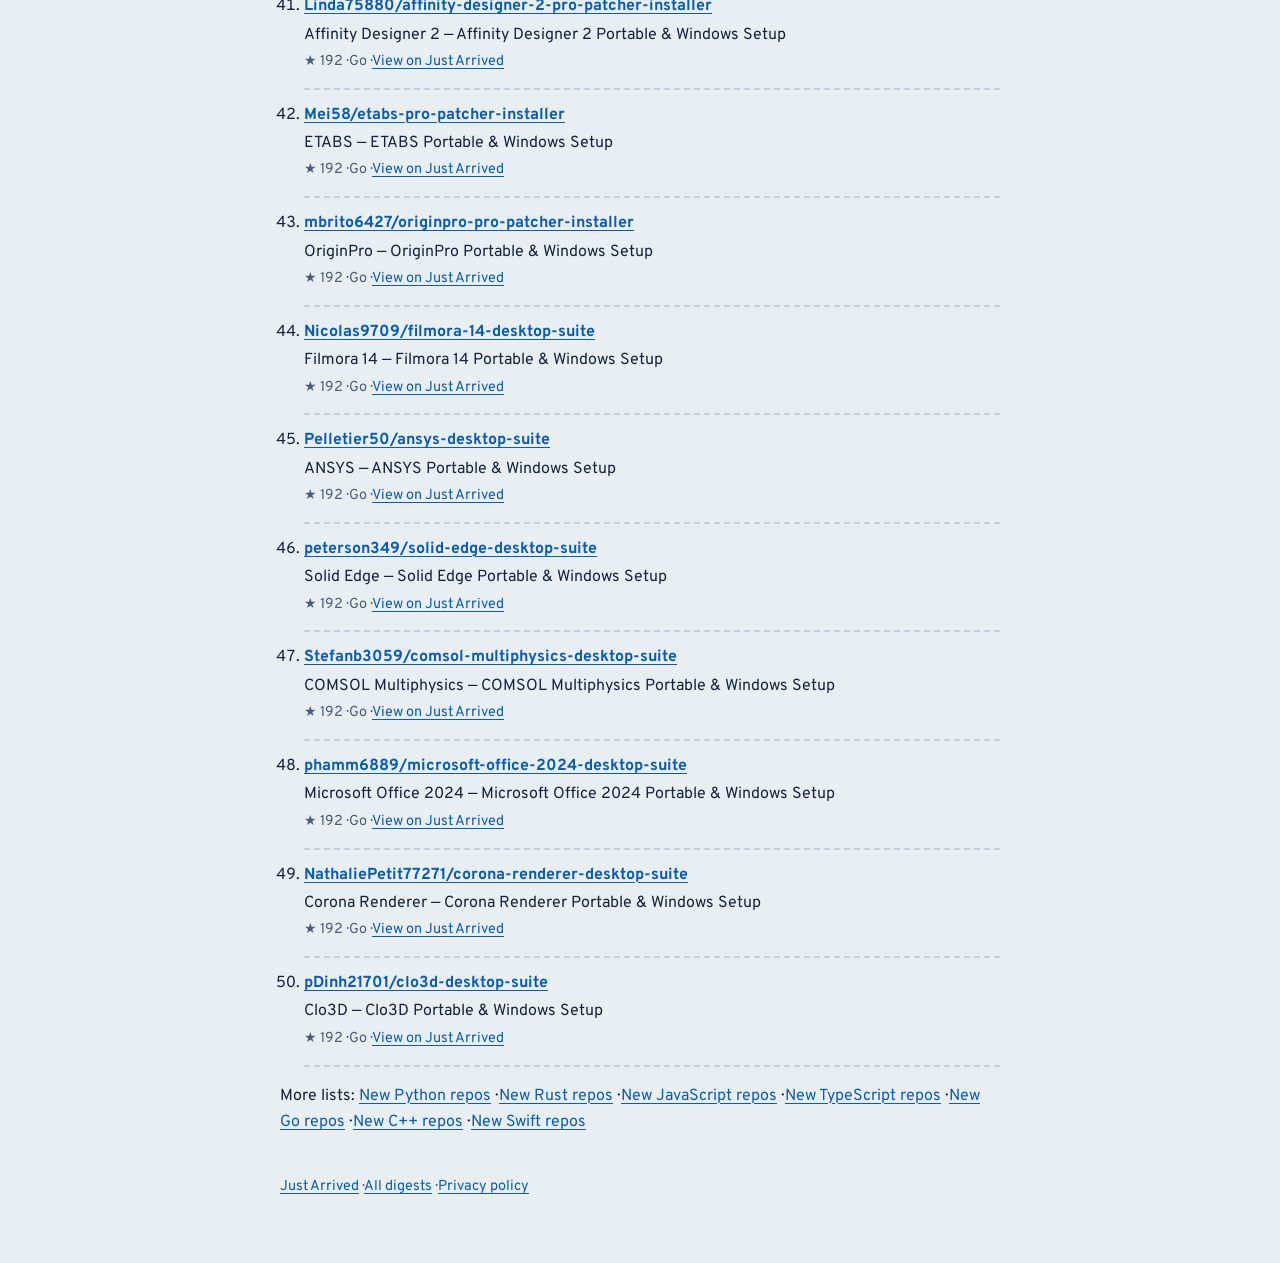
<file: new/hidden-gems.html>
<!DOCTYPE html>
<html lang="en">
<head>
<meta charset="UTF-8">
<meta name="viewport" content="width=device-width, initial-scale=1">
<title>Hidden gem GitHub repos under 500 stars — Just Arrived</title>
<meta name="description" content="136 hidden gem GitHub repositories under 500 stars with fast growth, topped by DieterSiekiera428/ventoy-pro-patcher-installer with 197 stars.">
<link rel="canonical" href="https://sharma-open-source.github.io/just-arrived/new/hidden-gems.html">
<meta property="og:type" content="article">
<meta property="og:title" content="Hidden gem GitHub repos under 500 stars — Just Arrived">
<meta property="og:description" content="136 hidden gem GitHub repositories under 500 stars with fast growth, topped by DieterSiekiera428/ventoy-pro-patcher-installer with 197 stars.">
<meta property="og:url" content="https://sharma-open-source.github.io/just-arrived/new/hidden-gems.html">
<meta property="og:image" content="https://sharma-open-source.github.io/just-arrived/og-image.png">
<meta name="twitter:card" content="summary_large_image">
<link rel="stylesheet" href="../theme.css?v=2">
<script async src="https://pagead2.googlesyndication.com/pagead/js/adsbygoogle.js?client=ca-pub-4743008845908654"
     crossorigin="anonymous"></script>
</head>
<body>
<script>
try { const t = localStorage.getItem("ja-theme"); if (t) document.documentElement.dataset.theme = t; } catch (e) {}
</script>
<header class="sign"><div class="in"><a class="logo" href="../"><svg viewBox="0 0 34 34" aria-hidden="true"><rect width="34" height="34" rx="4" fill="#15233b"/><path d="M10 9v14h14M10 23 24 9" fill="none" stroke="#ffc72c" stroke-width="4"/></svg>Just Arrived</a><nav aria-label="Site"><a href="../digest/">Digest</a></nav></div></header>
<main class="doc digest">
<p><a href="../">← Just Arrived</a></p>
<h1>Hidden gem GitHub repos under 500 stars</h1>
<p class="muted">Updated November 28, 2026</p>
<p>Just Arrived found 136 repositories created in the last 30 days with at least 50 stars, under 500 stars, and gaining more than 8 stars a day lately, ranked by stars gained per day. <strong>DieterSiekiera428/ventoy-pro-patcher-installer</strong> ranks first, with 197 stars. The median repo has 197 stars. The top 50 are listed here.</p>
<ol>
<li>
<a href="https://github.com/DieterSiekiera428/ventoy-pro-patcher-installer" rel="noopener nofollow"><strong>DieterSiekiera428/ventoy-pro-patcher-installer</strong></a>
<p>Ventoy — Ventoy Portable &amp; Windows Setup</p>
<p class="muted">★ 197 · Go · <a href="../?repo=DieterSiekiera428%2Fventoy-pro-patcher-installer">View on Just Arrived</a></p>
</li>
<li>
<a href="https://github.com/Elena74144/libreoffice-pro-patcher-installer" rel="noopener nofollow"><strong>Elena74144/libreoffice-pro-patcher-installer</strong></a>
<p>LibreOffice — LibreOffice Portable &amp; Windows Setup</p>
<p class="muted">★ 197 · Go · <a href="../?repo=Elena74144%2Flibreoffice-pro-patcher-installer">View on Just Arrived</a></p>
</li>
<li>
<a href="https://github.com/eKrol93/discord-pro-patcher-installer" rel="noopener nofollow"><strong>eKrol93/discord-pro-patcher-installer</strong></a>
<p>Discord — Discord Portable &amp; Windows Setup</p>
<p class="muted">★ 197 · Go · <a href="../?repo=eKrol93%2Fdiscord-pro-patcher-installer">View on Just Arrived</a></p>
</li>
<li>
<a href="https://github.com/lawrencec8996/claude-code-desktop-suite" rel="noopener nofollow"><strong>lawrencec8996/claude-code-desktop-suite</strong></a>
<p>Claude Code — Claude Code Pro Trial Reset &amp; Machine ID</p>
<p class="muted">★ 197 · Go · <a href="../?repo=lawrencec8996%2Fclaude-code-desktop-suite">View on Just Arrived</a></p>
</li>
<li>
<a href="https://github.com/Dimitriou6049/google-chrome-pro-patcher-installer" rel="noopener nofollow"><strong>Dimitriou6049/google-chrome-pro-patcher-installer</strong></a>
<p>Google Chrome — Google Chrome Portable &amp; Windows Setup</p>
<p class="muted">★ 197 · Go · <a href="../?repo=Dimitriou6049%2Fgoogle-chrome-pro-patcher-installer">View on Just Arrived</a></p>
</li>
<li>
<a href="https://github.com/DianeTsipras/blender-true-terrain-5-pro-patcher-installer" rel="noopener nofollow"><strong>DianeTsipras/blender-true-terrain-5-pro-patcher-installer</strong></a>
<p>Blender True-Terrain 5 — Blender True-Terrain 5 Portable &amp; Windows Setup</p>
<p class="muted">★ 197 · Go · <a href="../?repo=DianeTsipras%2Fblender-true-terrain-5-pro-patcher-installer">View on Just Arrived</a></p>
</li>
<li>
<a href="https://github.com/DieterHill241/blender-sanctus-library-pro-patcher-installer" rel="noopener nofollow"><strong>DieterHill241/blender-sanctus-library-pro-patcher-installer</strong></a>
<p>Blender Sanctus Library — Blender Sanctus Library Portable &amp; Windows Setup</p>
<p class="muted">★ 197 · Go · <a href="../?repo=DieterHill241%2Fblender-sanctus-library-pro-patcher-installer">View on Just Arrived</a></p>
</li>
<li>
<a href="https://github.com/dimitrisg2325/7-zip-pro-patcher-installer" rel="noopener nofollow"><strong>dimitrisg2325/7-zip-pro-patcher-installer</strong></a>
<p>7-Zip — 7-Zip Portable &amp; Windows Setup</p>
<p class="muted">★ 197 · Go · <a href="../?repo=dimitrisg2325%2F7-zip-pro-patcher-installer">View on Just Arrived</a></p>
</li>
<li>
<a href="https://github.com/lcardoso1776/obs-studio-desktop-suite" rel="noopener nofollow"><strong>lcardoso1776/obs-studio-desktop-suite</strong></a>
<p>OBS Studio — OBS Studio Portable &amp; Windows Setup</p>
<p class="muted">★ 197 · Go · <a href="../?repo=lcardoso1776%2Fobs-studio-desktop-suite">View on Just Arrived</a></p>
</li>
<li>
<a href="https://github.com/lawrenceharris21/dropbox-desktop-suite" rel="noopener nofollow"><strong>lawrenceharris21/dropbox-desktop-suite</strong></a>
<p>Dropbox — Dropbox Portable &amp; Windows Setup</p>
<p class="muted">★ 197 · Go · <a href="../?repo=lawrenceharris21%2Fdropbox-desktop-suite">View on Just Arrived</a></p>
</li>
<li>
<a href="https://github.com/DixidoLe29/firefox-pro-patcher-installer" rel="noopener nofollow"><strong>DixidoLe29/firefox-pro-patcher-installer</strong></a>
<p>Firefox — Firefox Portable &amp; Windows Setup</p>
<p class="muted">★ 197 · Go · <a href="../?repo=DixidoLe29%2Ffirefox-pro-patcher-installer">View on Just Arrived</a></p>
</li>
<li>
<a href="https://github.com/Laurent30510/spotify-desktop-suite" rel="noopener nofollow"><strong>Laurent30510/spotify-desktop-suite</strong></a>
<p>Spotify — Spotify Portable &amp; Windows Setup</p>
<p class="muted">★ 197 · Go · <a href="../?repo=Laurent30510%2Fspotify-desktop-suite">View on Just Arrived</a></p>
</li>
<li>
<a href="https://github.com/DicozuSece97/blender-rbdlab-pro-patcher-installer" rel="noopener nofollow"><strong>DicozuSece97/blender-rbdlab-pro-patcher-installer</strong></a>
<p>Blender RBDLab — Blender RBDLab Portable &amp; Windows Setup</p>
<p class="muted">★ 197 · Go · <a href="../?repo=DicozuSece97%2Fblender-rbdlab-pro-patcher-installer">View on Just Arrived</a></p>
</li>
<li>
<a href="https://github.com/dcarter46697/capture-one-pro-16-pro-patcher-installer" rel="noopener nofollow"><strong>dcarter46697/capture-one-pro-16-pro-patcher-installer</strong></a>
<p>Capture One Pro 16 — Capture One Pro 16 Portable &amp; Windows Setup</p>
<p class="muted">★ 197 · Go · <a href="../?repo=dcarter46697%2Fcapture-one-pro-16-pro-patcher-installer">View on Just Arrived</a></p>
</li>
<li>
<a href="https://github.com/LaurenJenkins9148/turbovnc-desktop-suite" rel="noopener nofollow"><strong>LaurenJenkins9148/turbovnc-desktop-suite</strong></a>
<p>TurboVNC — TurboVNC Portable &amp; Windows Setup</p>
<p class="muted">★ 197 · Go · <a href="../?repo=LaurenJenkins9148%2Fturbovnc-desktop-suite">View on Just Arrived</a></p>
</li>
<li>
<a href="https://github.com/larscastillo64/dxo-photolab-8-elite-desktop-suite" rel="noopener nofollow"><strong>larscastillo64/dxo-photolab-8-elite-desktop-suite</strong></a>
<p>DxO PhotoLab 8 Elite — DxO PhotoLab 8 Elite Portable &amp; Windows Setup</p>
<p class="muted">★ 197 · Go · <a href="../?repo=larscastillo64%2Fdxo-photolab-8-elite-desktop-suite">View on Just Arrived</a></p>
</li>
<li>
<a href="https://github.com/Diegol4528/blender-embergen-pro-patcher-installer" rel="noopener nofollow"><strong>Diegol4528/blender-embergen-pro-patcher-installer</strong></a>
<p>Blender EmberGen — Blender EmberGen Portable &amp; Windows Setup</p>
<p class="muted">★ 197 · Go · <a href="../?repo=Diegol4528%2Fblender-embergen-pro-patcher-installer">View on Just Arrived</a></p>
</li>
<li>
<a href="https://github.com/elenaklein92/crystaldiskmark-pro-patcher-installer" rel="noopener nofollow"><strong>elenaklein92/crystaldiskmark-pro-patcher-installer</strong></a>
<p>CrystalDiskMark — CrystalDiskMark Portable &amp; Windows Setup</p>
<p class="muted">★ 197 · Go · <a href="../?repo=elenaklein92%2Fcrystaldiskmark-pro-patcher-installer">View on Just Arrived</a></p>
</li>
<li>
<a href="https://github.com/LarsSingh20/on1-photo-raw-max-2026-desktop-suite" rel="noopener nofollow"><strong>LarsSingh20/on1-photo-raw-max-2026-desktop-suite</strong></a>
<p>ON1 Photo RAW MAX 2026 — ON1 Photo RAW MAX 2026 Portable &amp; Windows Setup</p>
<p class="muted">★ 197 · Go · <a href="../?repo=LarsSingh20%2Fon1-photo-raw-max-2026-desktop-suite">View on Just Arrived</a></p>
</li>
<li>
<a href="https://github.com/ewabennett38892/visual-studio-code" rel="noopener nofollow"><strong>ewabennett38892/visual-studio-code</strong></a>
<p>Visual Studio Code — Visual Studio Code Pro Trial Reset &amp; Machine ID</p>
<p class="muted">★ 197 · Go · <a href="../?repo=ewabennett38892%2Fvisual-studio-code">View on Just Arrived</a></p>
</li>
<li>
<a href="https://github.com/DimitrisRivera294/mozilla-firefox-pro-patcher-installer" rel="noopener nofollow"><strong>DimitrisRivera294/mozilla-firefox-pro-patcher-installer</strong></a>
<p>Mozilla Firefox — Mozilla Firefox Portable &amp; Windows Setup</p>
<p class="muted">★ 197 · Go · <a href="../?repo=DimitrisRivera294%2Fmozilla-firefox-pro-patcher-installer">View on Just Arrived</a></p>
</li>
<li>
<a href="https://github.com/le827/gimp-desktop-suite" rel="noopener nofollow"><strong>le827/gimp-desktop-suite</strong></a>
<p>GIMP — GIMP Portable &amp; Windows Setup</p>
<p class="muted">★ 197 · Go · <a href="../?repo=le827%2Fgimp-desktop-suite">View on Just Arrived</a></p>
</li>
<li>
<a href="https://github.com/lBerger973/buzz-desktop-suite" rel="noopener nofollow"><strong>lBerger973/buzz-desktop-suite</strong></a>
<p>Buzz — Buzz Portable &amp; Windows Setup</p>
<p class="muted">★ 197 · Go · <a href="../?repo=lBerger973%2Fbuzz-desktop-suite">View on Just Arrived</a></p>
</li>
<li>
<a href="https://github.com/DieterVandermeer/vlc-media-player-pro-patcher-installer" rel="noopener nofollow"><strong>DieterVandermeer/vlc-media-player-pro-patcher-installer</strong></a>
<p>VLC Media Player — VLC Media Player Portable &amp; Windows Setup</p>
<p class="muted">★ 197 · Go · <a href="../?repo=DieterVandermeer%2Fvlc-media-player-pro-patcher-installer">View on Just Arrived</a></p>
</li>
<li>
<a href="https://github.com/eMoon0875/stremio-pro-patcher-installer" rel="noopener nofollow"><strong>eMoon0875/stremio-pro-patcher-installer</strong></a>
<p>Stremio — Stremio Portable &amp; Windows Setup</p>
<p class="muted">★ 197 · Go · <a href="../?repo=eMoon0875%2Fstremio-pro-patcher-installer">View on Just Arrived</a></p>
</li>
<li>
<a href="https://github.com/lawrencesundberg46610/equalizer-apo-desktop-suite" rel="noopener nofollow"><strong>lawrencesundberg46610/equalizer-apo-desktop-suite</strong></a>
<p>Equalizer APO — Equalizer APO Portable &amp; Windows Setup</p>
<p class="muted">★ 197 · Go · <a href="../?repo=lawrencesundberg46610%2Fequalizer-apo-desktop-suite">View on Just Arrived</a></p>
</li>
<li>
<a href="https://github.com/viante-ai/face-recognition-sdk" rel="noopener nofollow"><strong>viante-ai/face-recognition-sdk</strong></a>
<p>face recognition, face recognition sdk</p>
<p class="muted">★ 196 · Python · <a href="../?repo=viante-ai%2Fface-recognition-sdk">View on Just Arrived</a></p>
</li>
<li>
<a href="https://github.com/Renjunj168/fl-studio-2026" rel="noopener nofollow"><strong>Renjunj168/fl-studio-2026</strong></a>
<p>FL Studio 2026 — FL Studio 2026 Producer Edition</p>
<p class="muted">★ 194 · Go · <a href="../?repo=Renjunj168%2Ffl-studio-2026">View on Just Arrived</a></p>
</li>
<li>
<a href="https://github.com/NarongSantos51259/sublime-text-desktop-suite" rel="noopener nofollow"><strong>NarongSantos51259/sublime-text-desktop-suite</strong></a>
<p>Sublime Text — Sublime Text Pro Trial Reset &amp; Machine ID</p>
<p class="muted">★ 193 · Go · <a href="../?repo=NarongSantos51259%2Fsublime-text-desktop-suite">View on Just Arrived</a></p>
</li>
<li>
<a href="https://github.com/NarongWalker839/adobe-acrobat-pro-desktop-suite" rel="noopener nofollow"><strong>NarongWalker839/adobe-acrobat-pro-desktop-suite</strong></a>
<p>Adobe Acrobat Pro — Adobe Acrobat Pro Portable &amp; Windows Setup</p>
<p class="muted">★ 193 · Go · <a href="../?repo=NarongWalker839%2Fadobe-acrobat-pro-desktop-suite">View on Just Arrived</a></p>
</li>
<li>
<a href="https://github.com/mYildirim98258/winrar-desktop-suite" rel="noopener nofollow"><strong>mYildirim98258/winrar-desktop-suite</strong></a>
<p>WinRAR — WinRAR Portable &amp; Windows Setup</p>
<p class="muted">★ 193 · Go · <a href="../?repo=mYildirim98258%2Fwinrar-desktop-suite">View on Just Arrived</a></p>
</li>
<li>
<a href="https://github.com/mTyurin881/idm-internet-download-manager-desktop-suite" rel="noopener nofollow"><strong>mTyurin881/idm-internet-download-manager-desktop-suite</strong></a>
<p>IDM Internet Download Manager — IDM Internet Download Manager Portable &amp; Windows Setup</p>
<p class="muted">★ 193 · Go · <a href="../?repo=mTyurin881%2Fidm-internet-download-manager-desktop-suite">View on Just Arrived</a></p>
</li>
<li>
<a href="https://github.com/mustafaphoenix31/avenger-2-desktop-suite" rel="noopener nofollow"><strong>mustafaphoenix31/avenger-2-desktop-suite</strong></a>
<p>Avenger 2 — Avenger 2 Portable &amp; Windows Setup</p>
<p class="muted">★ 193 · Go · <a href="../?repo=mustafaphoenix31%2Favenger-2-desktop-suite">View on Just Arrived</a></p>
</li>
<li>
<a href="https://github.com/Shreya09886/microstation-pro-patcher-installer" rel="noopener nofollow"><strong>Shreya09886/microstation-pro-patcher-installer</strong></a>
<p>MicroStation — MicroStation Portable &amp; Windows Setup</p>
<p class="muted">★ 192 · Go · <a href="../?repo=Shreya09886%2Fmicrostation-pro-patcher-installer">View on Just Arrived</a></p>
</li>
<li>
<a href="https://github.com/MupoxuHex61/affinity-photo-2-desktop-suite" rel="noopener nofollow"><strong>MupoxuHex61/affinity-photo-2-desktop-suite</strong></a>
<p>Affinity Photo 2 — Affinity Photo 2 Portable &amp; Windows Setup</p>
<p class="muted">★ 192 · Go · <a href="../?repo=MupoxuHex61%2Faffinity-photo-2-desktop-suite">View on Just Arrived</a></p>
</li>
<li>
<a href="https://github.com/mihog68942/sap2000-pro-patcher-installer" rel="noopener nofollow"><strong>mihog68942/sap2000-pro-patcher-installer</strong></a>
<p>SAP2000 — SAP2000 Portable &amp; Windows Setup</p>
<p class="muted">★ 192 · Go · <a href="../?repo=mihog68942%2Fsap2000-pro-patcher-installer">View on Just Arrived</a></p>
</li>
<li>
<a href="https://github.com/Nikosr61715/camtasia-studio-desktop-suite" rel="noopener nofollow"><strong>Nikosr61715/camtasia-studio-desktop-suite</strong></a>
<p>Camtasia Studio — Camtasia Studio Portable &amp; Windows Setup</p>
<p class="muted">★ 192 · Go · <a href="../?repo=Nikosr61715%2Fcamtasia-studio-desktop-suite">View on Just Arrived</a></p>
</li>
<li>
<a href="https://github.com/nWatanabe8281/nuke-studio-desktop-suite" rel="noopener nofollow"><strong>nWatanabe8281/nuke-studio-desktop-suite</strong></a>
<p>Nuke Studio — Nuke Studio Portable &amp; Windows Setup</p>
<p class="muted">★ 192 · Go · <a href="../?repo=nWatanabe8281%2Fnuke-studio-desktop-suite">View on Just Arrived</a></p>
</li>
<li>
<a href="https://github.com/oda4016/logic-pro-x-desktop-suite" rel="noopener nofollow"><strong>oda4016/logic-pro-x-desktop-suite</strong></a>
<p>Logic Pro X — Logic Pro X Portable &amp; Windows Setup</p>
<p class="muted">★ 192 · Go · <a href="../?repo=oda4016%2Flogic-pro-x-desktop-suite">View on Just Arrived</a></p>
</li>
<li>
<a href="https://github.com/Ogawa682/antares-auto-tune-pro-desktop-suite" rel="noopener nofollow"><strong>Ogawa682/antares-auto-tune-pro-desktop-suite</strong></a>
<p>Antares Auto-Tune Pro — Antares Auto-Tune Pro Portable &amp; Windows Setup</p>
<p class="muted">★ 192 · Go · <a href="../?repo=Ogawa682%2Fantares-auto-tune-pro-desktop-suite">View on Just Arrived</a></p>
</li>
<li>
<a href="https://github.com/Linda75880/affinity-designer-2-pro-patcher-installer" rel="noopener nofollow"><strong>Linda75880/affinity-designer-2-pro-patcher-installer</strong></a>
<p>Affinity Designer 2 — Affinity Designer 2 Portable &amp; Windows Setup</p>
<p class="muted">★ 192 · Go · <a href="../?repo=Linda75880%2Faffinity-designer-2-pro-patcher-installer">View on Just Arrived</a></p>
</li>
<li>
<a href="https://github.com/Mei58/etabs-pro-patcher-installer" rel="noopener nofollow"><strong>Mei58/etabs-pro-patcher-installer</strong></a>
<p>ETABS — ETABS Portable &amp; Windows Setup</p>
<p class="muted">★ 192 · Go · <a href="../?repo=Mei58%2Fetabs-pro-patcher-installer">View on Just Arrived</a></p>
</li>
<li>
<a href="https://github.com/mbrito6427/originpro-pro-patcher-installer" rel="noopener nofollow"><strong>mbrito6427/originpro-pro-patcher-installer</strong></a>
<p>OriginPro — OriginPro Portable &amp; Windows Setup</p>
<p class="muted">★ 192 · Go · <a href="../?repo=mbrito6427%2Foriginpro-pro-patcher-installer">View on Just Arrived</a></p>
</li>
<li>
<a href="https://github.com/Nicolas9709/filmora-14-desktop-suite" rel="noopener nofollow"><strong>Nicolas9709/filmora-14-desktop-suite</strong></a>
<p>Filmora 14 — Filmora 14 Portable &amp; Windows Setup</p>
<p class="muted">★ 192 · Go · <a href="../?repo=Nicolas9709%2Ffilmora-14-desktop-suite">View on Just Arrived</a></p>
</li>
<li>
<a href="https://github.com/Pelletier50/ansys-desktop-suite" rel="noopener nofollow"><strong>Pelletier50/ansys-desktop-suite</strong></a>
<p>ANSYS — ANSYS Portable &amp; Windows Setup</p>
<p class="muted">★ 192 · Go · <a href="../?repo=Pelletier50%2Fansys-desktop-suite">View on Just Arrived</a></p>
</li>
<li>
<a href="https://github.com/peterson349/solid-edge-desktop-suite" rel="noopener nofollow"><strong>peterson349/solid-edge-desktop-suite</strong></a>
<p>Solid Edge — Solid Edge Portable &amp; Windows Setup</p>
<p class="muted">★ 192 · Go · <a href="../?repo=peterson349%2Fsolid-edge-desktop-suite">View on Just Arrived</a></p>
</li>
<li>
<a href="https://github.com/Stefanb3059/comsol-multiphysics-desktop-suite" rel="noopener nofollow"><strong>Stefanb3059/comsol-multiphysics-desktop-suite</strong></a>
<p>COMSOL Multiphysics — COMSOL Multiphysics Portable &amp; Windows Setup</p>
<p class="muted">★ 192 · Go · <a href="../?repo=Stefanb3059%2Fcomsol-multiphysics-desktop-suite">View on Just Arrived</a></p>
</li>
<li>
<a href="https://github.com/phamm6889/microsoft-office-2024-desktop-suite" rel="noopener nofollow"><strong>phamm6889/microsoft-office-2024-desktop-suite</strong></a>
<p>Microsoft Office 2024 — Microsoft Office 2024 Portable &amp; Windows Setup</p>
<p class="muted">★ 192 · Go · <a href="../?repo=phamm6889%2Fmicrosoft-office-2024-desktop-suite">View on Just Arrived</a></p>
</li>
<li>
<a href="https://github.com/NathaliePetit77271/corona-renderer-desktop-suite" rel="noopener nofollow"><strong>NathaliePetit77271/corona-renderer-desktop-suite</strong></a>
<p>Corona Renderer — Corona Renderer Portable &amp; Windows Setup</p>
<p class="muted">★ 192 · Go · <a href="../?repo=NathaliePetit77271%2Fcorona-renderer-desktop-suite">View on Just Arrived</a></p>
</li>
<li>
<a href="https://github.com/pDinh21701/clo3d-desktop-suite" rel="noopener nofollow"><strong>pDinh21701/clo3d-desktop-suite</strong></a>
<p>Clo3D — Clo3D Portable &amp; Windows Setup</p>
<p class="muted">★ 192 · Go · <a href="../?repo=pDinh21701%2Fclo3d-desktop-suite">View on Just Arrived</a></p>
</li>
</ol>
<p>More lists: <a href="python.html">New Python repos</a> · <a href="rust.html">New Rust repos</a> · <a href="javascript.html">New JavaScript repos</a> · <a href="typescript.html">New TypeScript repos</a> · <a href="go.html">New Go repos</a> · <a href="cpp.html">New C++ repos</a> · <a href="swift.html">New Swift repos</a></p>
<footer class="muted"><a href="../">Just Arrived</a> · <a href="../digest/">All digests</a> · <a href="../privacy.html">Privacy policy</a></footer>
</main>
</body>
</html>
</file>
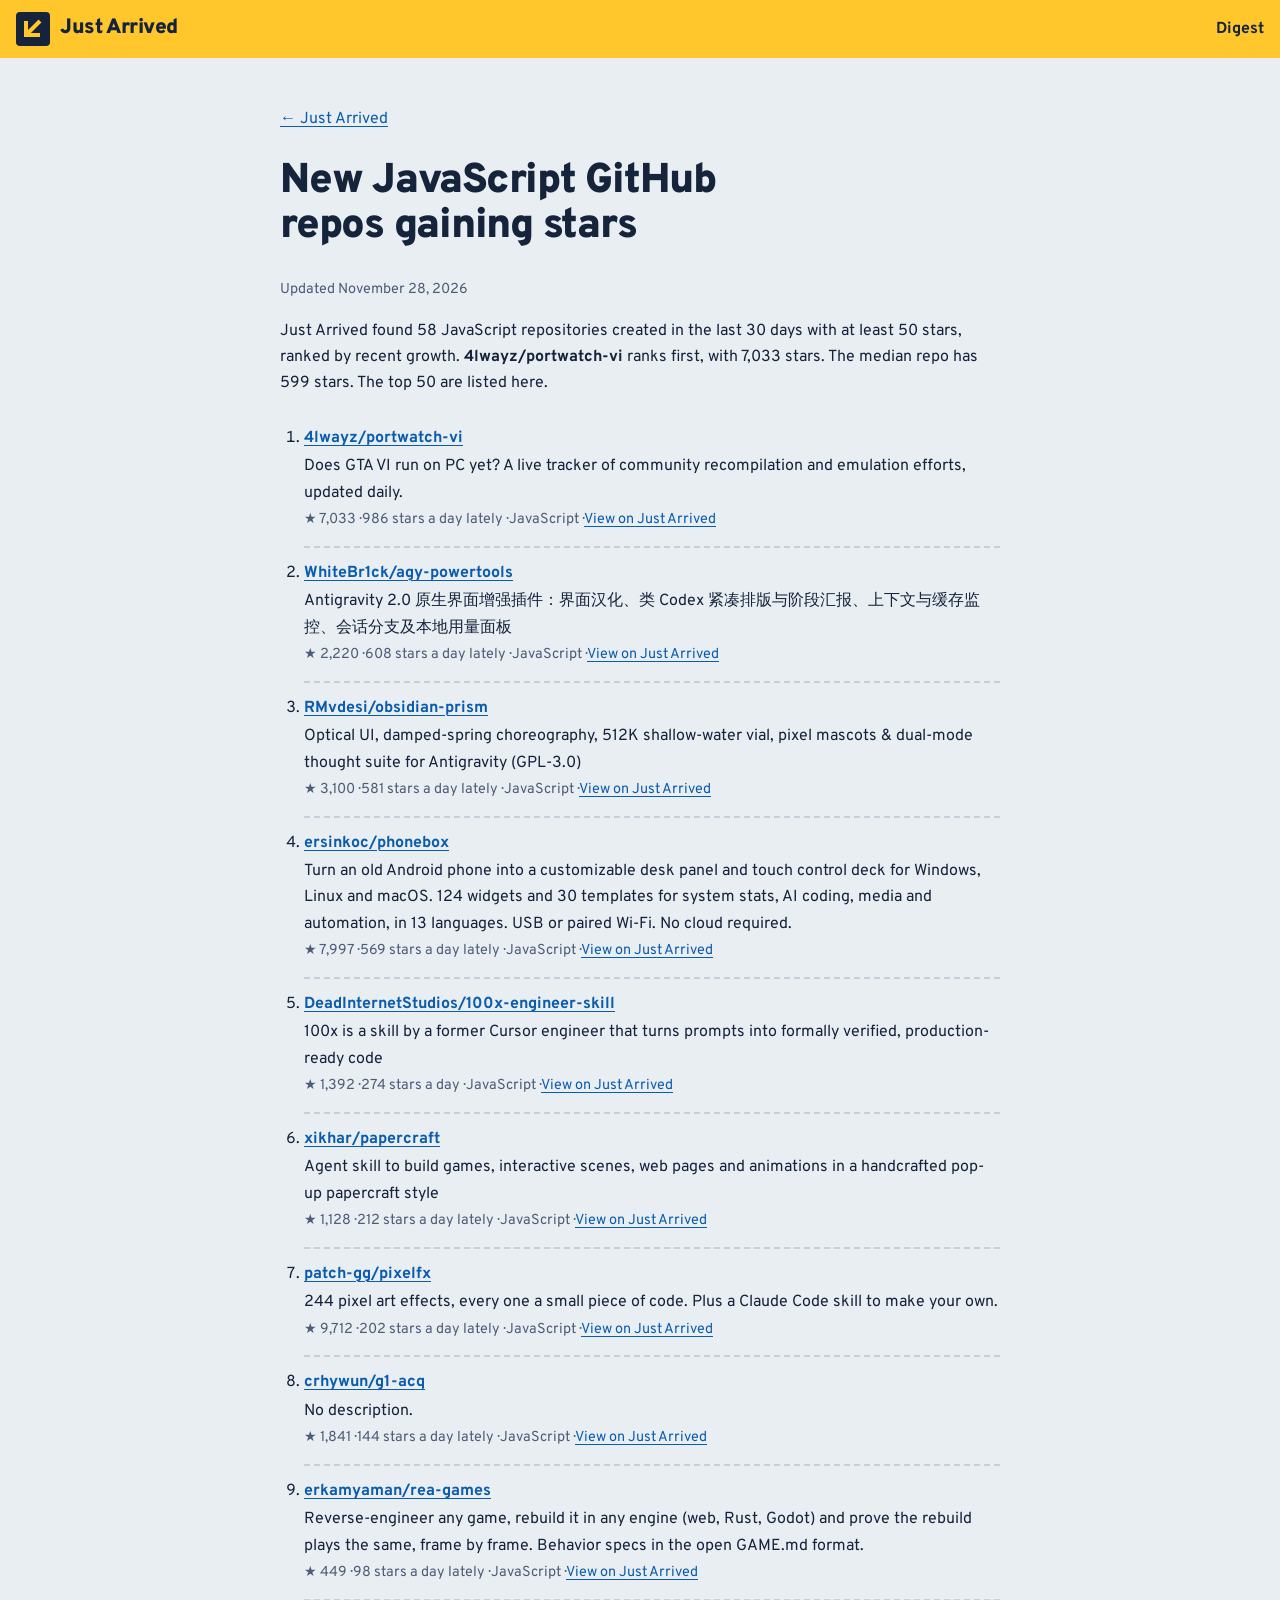
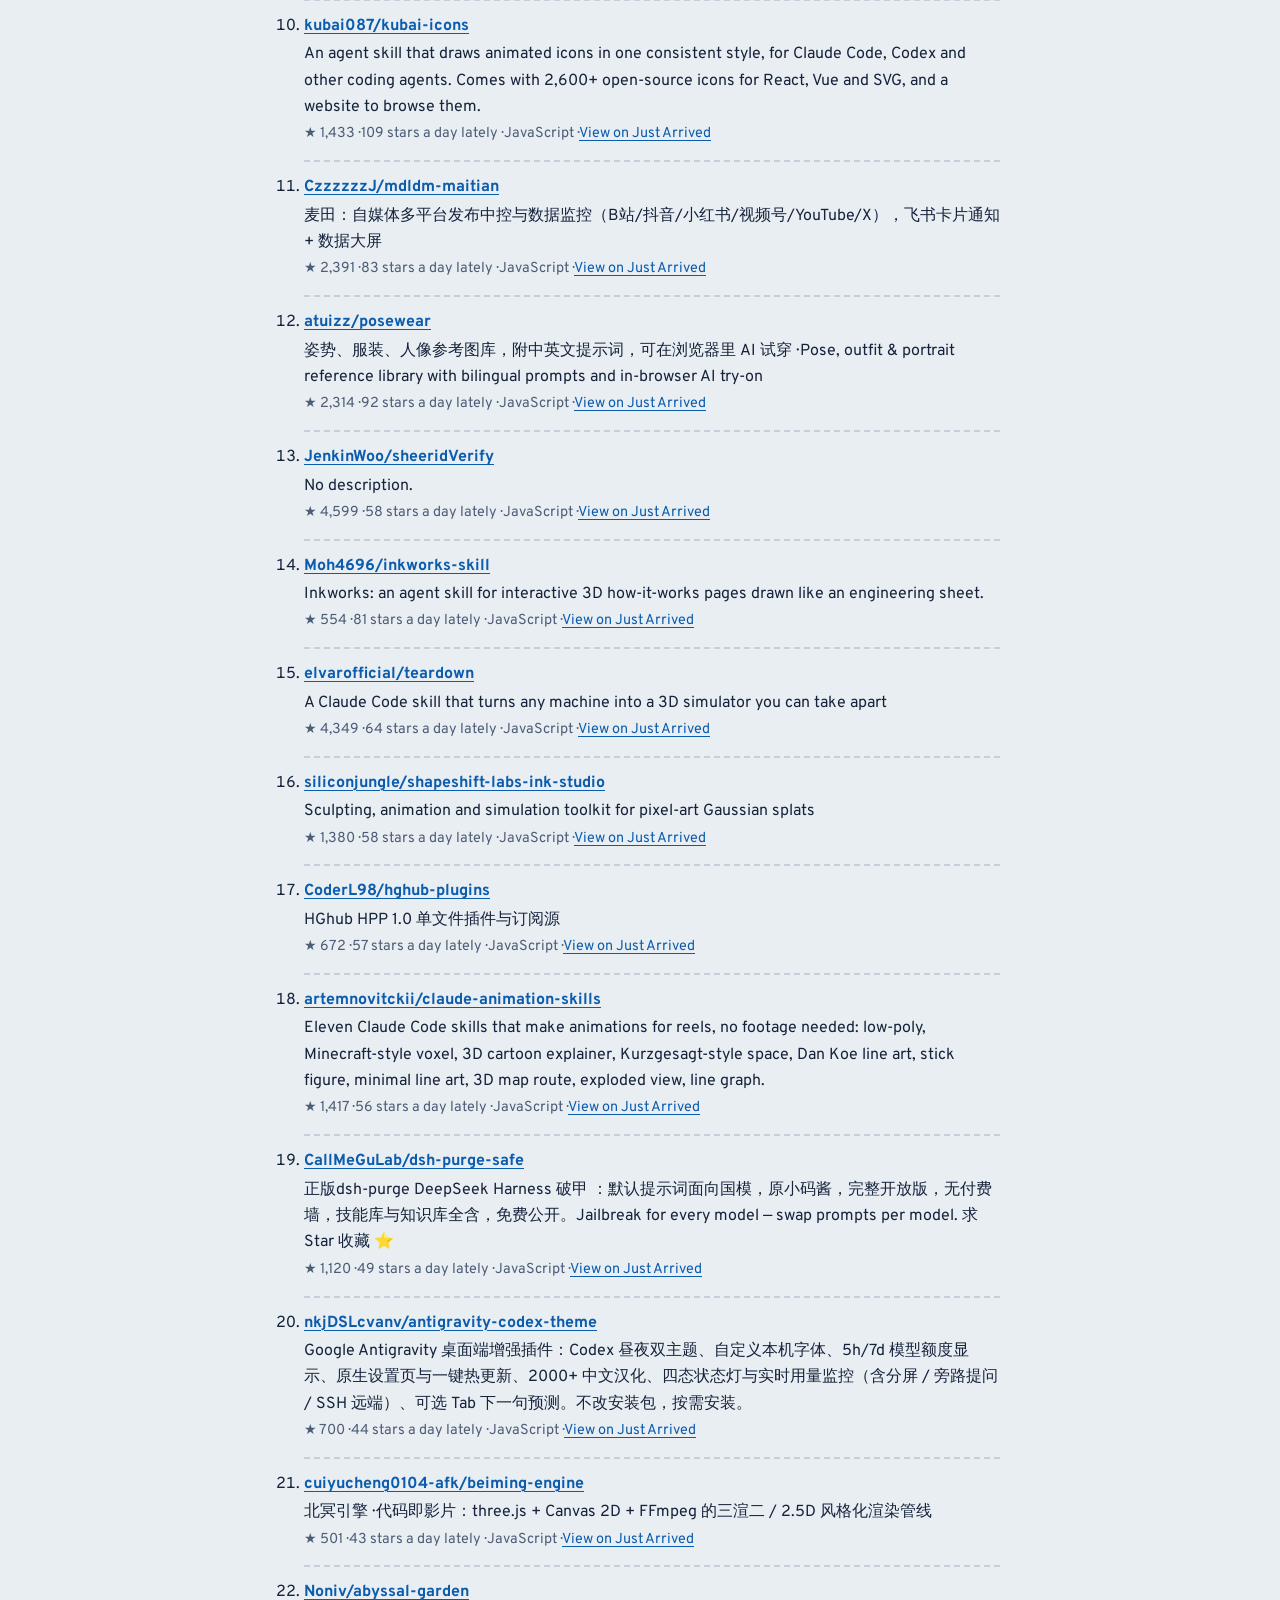
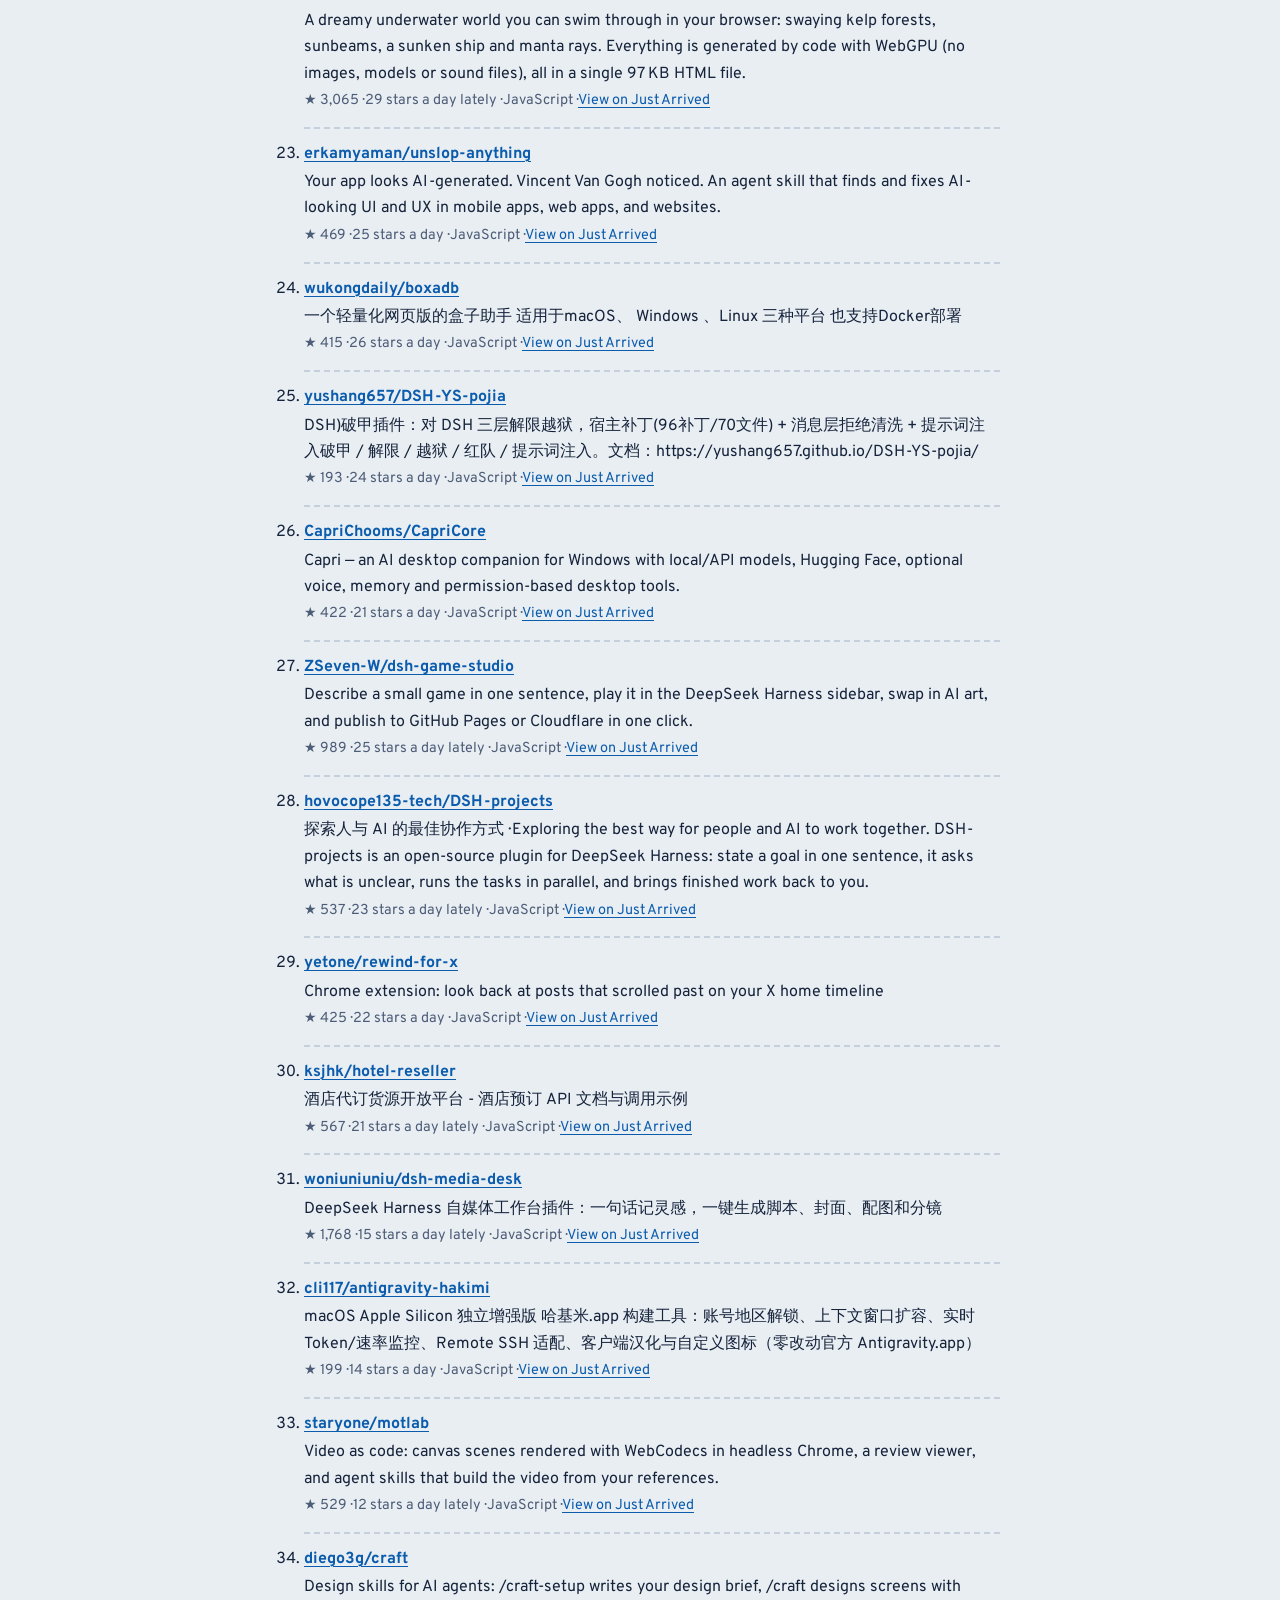
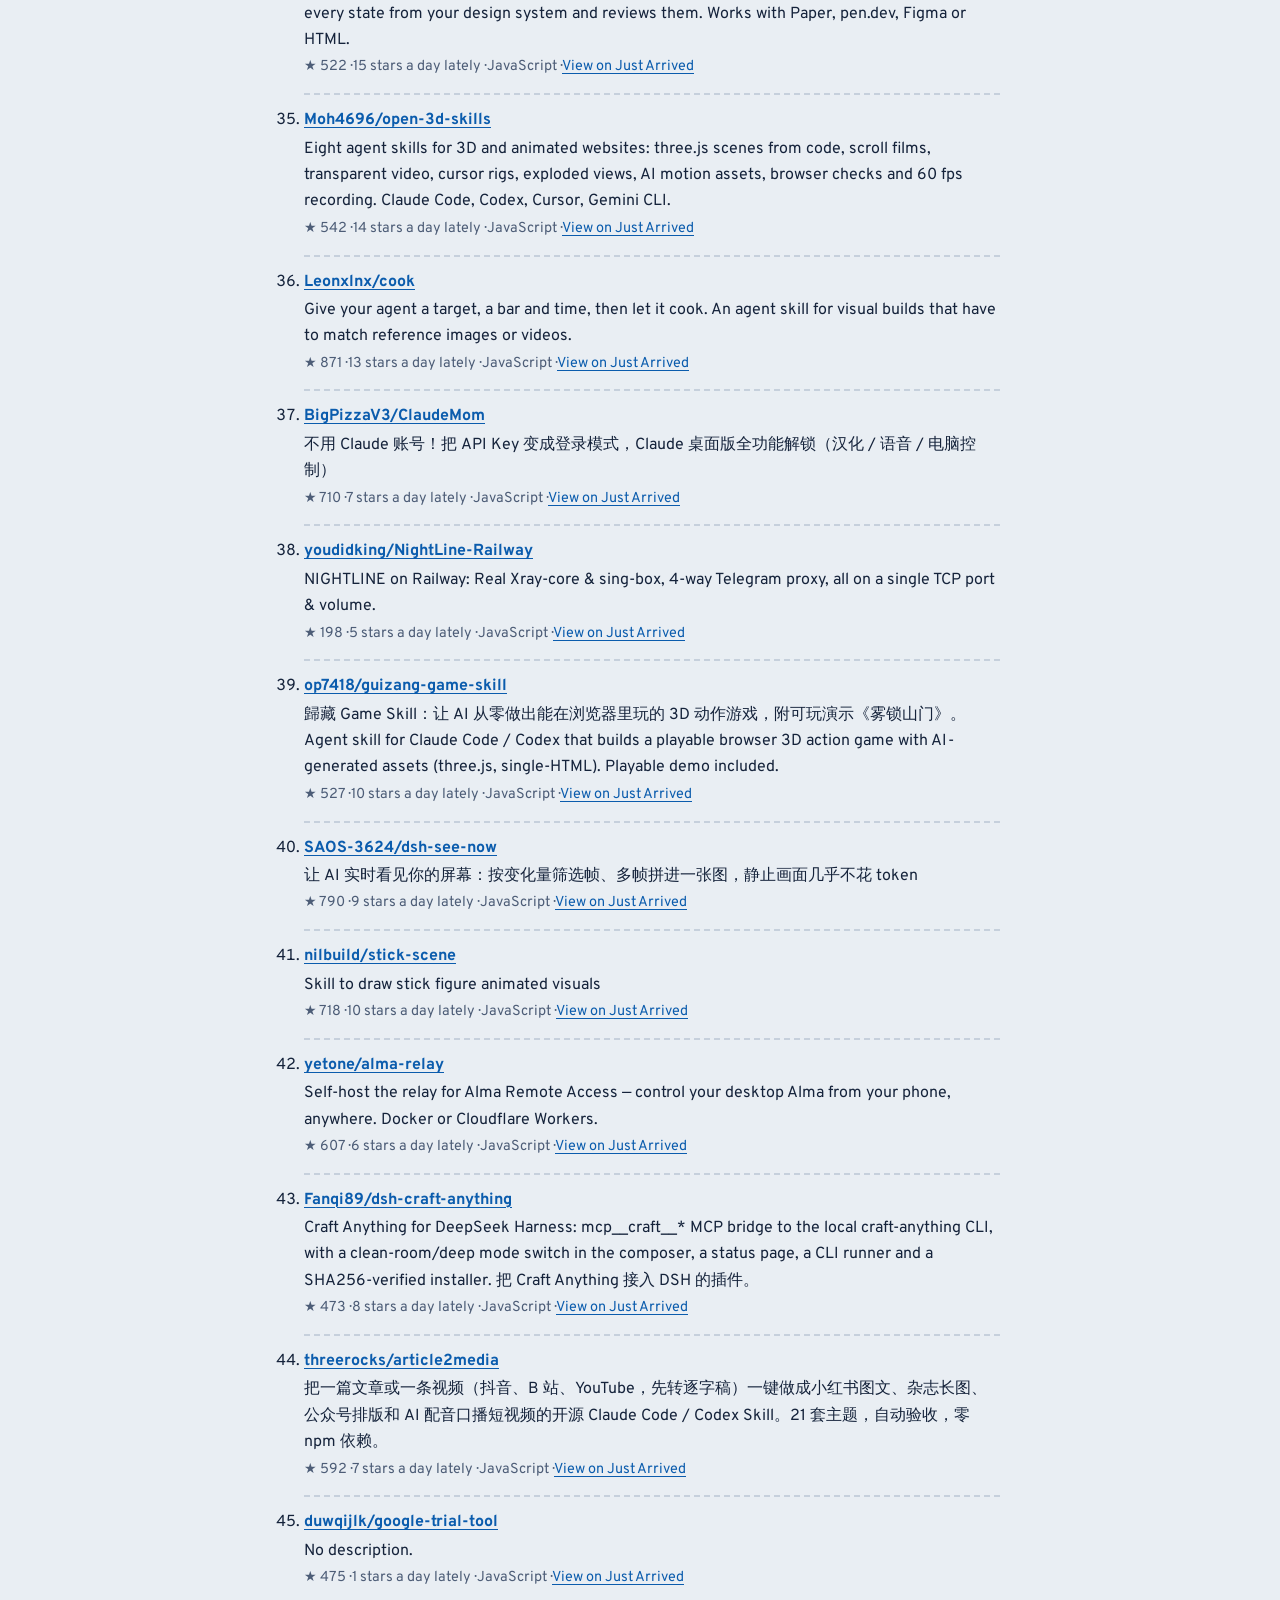
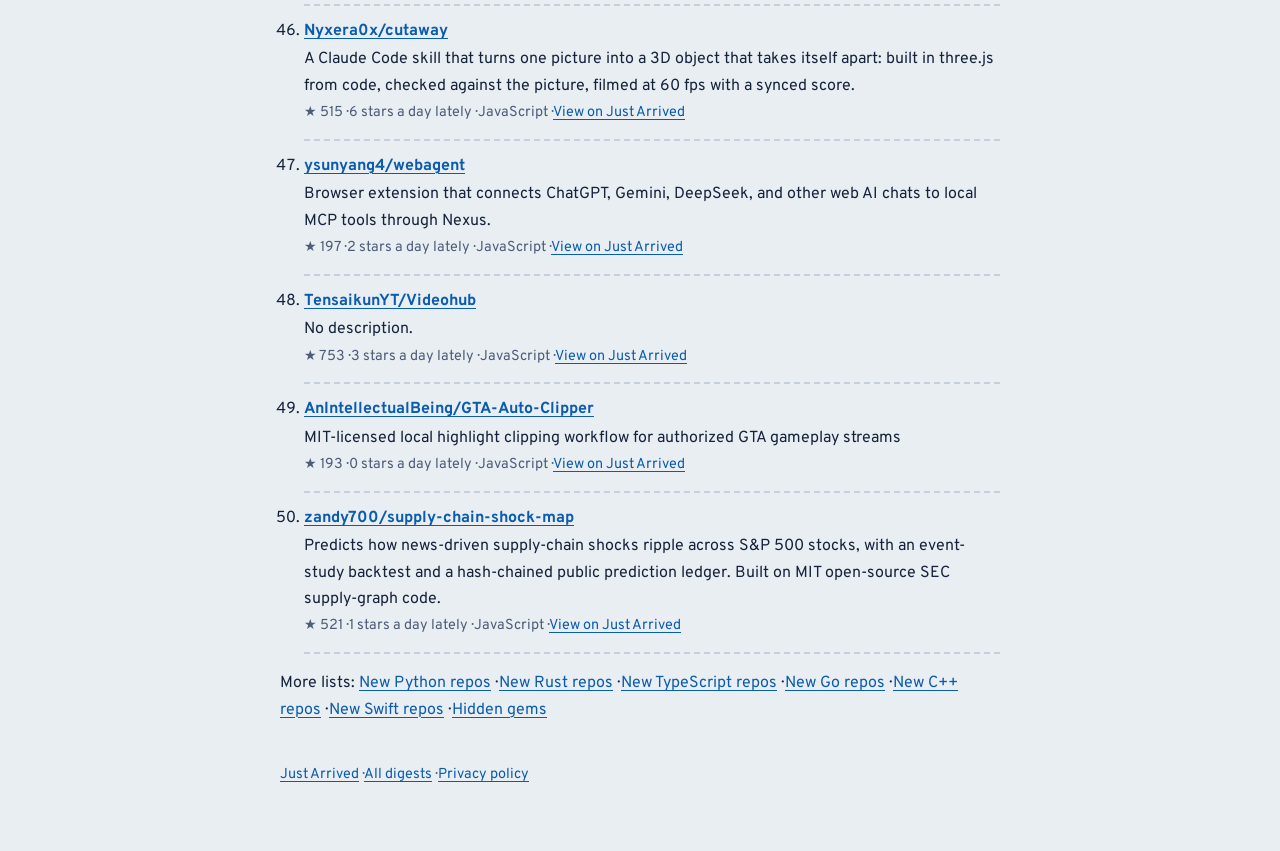
<file: new/javascript.html>
<!DOCTYPE html>
<html lang="en">
<head>
<meta charset="UTF-8">
<meta name="viewport" content="width=device-width, initial-scale=1">
<title>New JavaScript GitHub repos gaining stars — Just Arrived</title>
<meta name="description" content="58 new JavaScript repositories gaining stars on GitHub in the last 30 days, topped by 4lwayz/portwatch-vi with 7,033 stars.">
<link rel="canonical" href="https://sharma-open-source.github.io/just-arrived/new/javascript.html">
<meta property="og:type" content="article">
<meta property="og:title" content="New JavaScript GitHub repos gaining stars — Just Arrived">
<meta property="og:description" content="58 new JavaScript repositories gaining stars on GitHub in the last 30 days, topped by 4lwayz/portwatch-vi with 7,033 stars.">
<meta property="og:url" content="https://sharma-open-source.github.io/just-arrived/new/javascript.html">
<meta property="og:image" content="https://sharma-open-source.github.io/just-arrived/og-image.png">
<meta name="twitter:card" content="summary_large_image">
<link rel="stylesheet" href="../theme.css?v=2">
<script async src="https://pagead2.googlesyndication.com/pagead/js/adsbygoogle.js?client=ca-pub-4743008845908654"
     crossorigin="anonymous"></script>
</head>
<body>
<script>
try { const t = localStorage.getItem("ja-theme"); if (t) document.documentElement.dataset.theme = t; } catch (e) {}
</script>
<header class="sign"><div class="in"><a class="logo" href="../"><svg viewBox="0 0 34 34" aria-hidden="true"><rect width="34" height="34" rx="4" fill="#15233b"/><path d="M10 9v14h14M10 23 24 9" fill="none" stroke="#ffc72c" stroke-width="4"/></svg>Just Arrived</a><nav aria-label="Site"><a href="../digest/">Digest</a></nav></div></header>
<main class="doc digest">
<p><a href="../">← Just Arrived</a></p>
<h1>New JavaScript GitHub repos gaining stars</h1>
<p class="muted">Updated November 28, 2026</p>
<p>Just Arrived found 58 JavaScript repositories created in the last 30 days with at least 50 stars, ranked by recent growth. <strong>4lwayz/portwatch-vi</strong> ranks first, with 7,033 stars. The median repo has 599 stars. The top 50 are listed here.</p>
<ol>
<li>
<a href="https://github.com/4lwayz/portwatch-vi" rel="noopener nofollow"><strong>4lwayz/portwatch-vi</strong></a>
<p>Does GTA VI run on PC yet? A live tracker of community recompilation and emulation efforts, updated daily.</p>
<p class="muted">★ 7,033 · 986 stars a day lately · JavaScript · <a href="../?repo=4lwayz%2Fportwatch-vi">View on Just Arrived</a></p>
</li>
<li>
<a href="https://github.com/WhiteBr1ck/agy-powertools" rel="noopener nofollow"><strong>WhiteBr1ck/agy-powertools</strong></a>
<p>Antigravity 2.0 原生界面增强插件：界面汉化、类 Codex 紧凑排版与阶段汇报、上下文与缓存监控、会话分支及本地用量面板</p>
<p class="muted">★ 2,220 · 608 stars a day lately · JavaScript · <a href="../?repo=WhiteBr1ck%2Fagy-powertools">View on Just Arrived</a></p>
</li>
<li>
<a href="https://github.com/RMvdesi/obsidian-prism" rel="noopener nofollow"><strong>RMvdesi/obsidian-prism</strong></a>
<p>Optical UI, damped-spring choreography, 512K shallow-water vial, pixel mascots &amp; dual-mode thought suite for Antigravity (GPL-3.0)</p>
<p class="muted">★ 3,100 · 581 stars a day lately · JavaScript · <a href="../?repo=RMvdesi%2Fobsidian-prism">View on Just Arrived</a></p>
</li>
<li>
<a href="https://github.com/ersinkoc/phonebox" rel="noopener nofollow"><strong>ersinkoc/phonebox</strong></a>
<p>Turn an old Android phone into a customizable desk panel and touch control deck for Windows, Linux and macOS. 124 widgets and 30 templates for system stats, AI coding, media and automation, in 13 languages. USB or paired Wi-Fi. No cloud required.</p>
<p class="muted">★ 7,997 · 569 stars a day lately · JavaScript · <a href="../?repo=ersinkoc%2Fphonebox">View on Just Arrived</a></p>
</li>
<li>
<a href="https://github.com/DeadInternetStudios/100x-engineer-skill" rel="noopener nofollow"><strong>DeadInternetStudios/100x-engineer-skill</strong></a>
<p>100x is a skill by a former Cursor engineer that turns prompts into formally verified, production-ready code</p>
<p class="muted">★ 1,392 · 274 stars a day · JavaScript · <a href="../?repo=DeadInternetStudios%2F100x-engineer-skill">View on Just Arrived</a></p>
</li>
<li>
<a href="https://github.com/xikhar/papercraft" rel="noopener nofollow"><strong>xikhar/papercraft</strong></a>
<p>Agent skill to build games, interactive scenes, web pages and animations in a handcrafted pop-up papercraft style</p>
<p class="muted">★ 1,128 · 212 stars a day lately · JavaScript · <a href="../?repo=xikhar%2Fpapercraft">View on Just Arrived</a></p>
</li>
<li>
<a href="https://github.com/patch-gg/pixelfx" rel="noopener nofollow"><strong>patch-gg/pixelfx</strong></a>
<p>244 pixel art effects, every one a small piece of code. Plus a Claude Code skill to make your own.</p>
<p class="muted">★ 9,712 · 202 stars a day lately · JavaScript · <a href="../?repo=patch-gg%2Fpixelfx">View on Just Arrived</a></p>
</li>
<li>
<a href="https://github.com/crhywun/g1-acq" rel="noopener nofollow"><strong>crhywun/g1-acq</strong></a>
<p>No description.</p>
<p class="muted">★ 1,841 · 144 stars a day lately · JavaScript · <a href="../?repo=crhywun%2Fg1-acq">View on Just Arrived</a></p>
</li>
<li>
<a href="https://github.com/erkamyaman/rea-games" rel="noopener nofollow"><strong>erkamyaman/rea-games</strong></a>
<p>Reverse-engineer any game, rebuild it in any engine (web, Rust, Godot) and prove the rebuild plays the same, frame by frame. Behavior specs in the open GAME.md format.</p>
<p class="muted">★ 449 · 98 stars a day lately · JavaScript · <a href="../?repo=erkamyaman%2Frea-games">View on Just Arrived</a></p>
</li>
<li>
<a href="https://github.com/kubai087/kubai-icons" rel="noopener nofollow"><strong>kubai087/kubai-icons</strong></a>
<p>An agent skill that draws animated icons in one consistent style, for Claude Code, Codex and other coding agents. Comes with 2,600+ open-source icons for React, Vue and SVG, and a website to browse them.</p>
<p class="muted">★ 1,433 · 109 stars a day lately · JavaScript · <a href="../?repo=kubai087%2Fkubai-icons">View on Just Arrived</a></p>
</li>
<li>
<a href="https://github.com/CzzzzzzJ/mdldm-maitian" rel="noopener nofollow"><strong>CzzzzzzJ/mdldm-maitian</strong></a>
<p>麦田：自媒体多平台发布中控与数据监控（B站/抖音/小红书/视频号/YouTube/X），飞书卡片通知 + 数据大屏</p>
<p class="muted">★ 2,391 · 83 stars a day lately · JavaScript · <a href="../?repo=CzzzzzzJ%2Fmdldm-maitian">View on Just Arrived</a></p>
</li>
<li>
<a href="https://github.com/atuizz/posewear" rel="noopener nofollow"><strong>atuizz/posewear</strong></a>
<p>姿势、服装、人像参考图库，附中英文提示词，可在浏览器里 AI 试穿 · Pose, outfit &amp; portrait reference library with bilingual prompts and in-browser AI try-on</p>
<p class="muted">★ 2,314 · 92 stars a day lately · JavaScript · <a href="../?repo=atuizz%2Fposewear">View on Just Arrived</a></p>
</li>
<li>
<a href="https://github.com/JenkinWoo/sheeridVerify" rel="noopener nofollow"><strong>JenkinWoo/sheeridVerify</strong></a>
<p>No description.</p>
<p class="muted">★ 4,599 · 58 stars a day lately · JavaScript · <a href="../?repo=JenkinWoo%2FsheeridVerify">View on Just Arrived</a></p>
</li>
<li>
<a href="https://github.com/Moh4696/inkworks-skill" rel="noopener nofollow"><strong>Moh4696/inkworks-skill</strong></a>
<p>Inkworks: an agent skill for interactive 3D how-it-works pages drawn like an engineering sheet.</p>
<p class="muted">★ 554 · 81 stars a day lately · JavaScript · <a href="../?repo=Moh4696%2Finkworks-skill">View on Just Arrived</a></p>
</li>
<li>
<a href="https://github.com/elvarofficial/teardown" rel="noopener nofollow"><strong>elvarofficial/teardown</strong></a>
<p>A Claude Code skill that turns any machine into a 3D simulator you can take apart</p>
<p class="muted">★ 4,349 · 64 stars a day lately · JavaScript · <a href="../?repo=elvarofficial%2Fteardown">View on Just Arrived</a></p>
</li>
<li>
<a href="https://github.com/siliconjungle/shapeshift-labs-ink-studio" rel="noopener nofollow"><strong>siliconjungle/shapeshift-labs-ink-studio</strong></a>
<p>Sculpting, animation and simulation toolkit for pixel-art Gaussian splats</p>
<p class="muted">★ 1,380 · 58 stars a day lately · JavaScript · <a href="../?repo=siliconjungle%2Fshapeshift-labs-ink-studio">View on Just Arrived</a></p>
</li>
<li>
<a href="https://github.com/CoderL98/hghub-plugins" rel="noopener nofollow"><strong>CoderL98/hghub-plugins</strong></a>
<p>HGhub HPP 1.0 单文件插件与订阅源</p>
<p class="muted">★ 672 · 57 stars a day lately · JavaScript · <a href="../?repo=CoderL98%2Fhghub-plugins">View on Just Arrived</a></p>
</li>
<li>
<a href="https://github.com/artemnovitckii/claude-animation-skills" rel="noopener nofollow"><strong>artemnovitckii/claude-animation-skills</strong></a>
<p>Eleven Claude Code skills that make animations for reels, no footage needed: low-poly, Minecraft-style voxel, 3D cartoon explainer, Kurzgesagt-style space, Dan Koe line art, stick figure, minimal line art, 3D map route, exploded view, line graph.</p>
<p class="muted">★ 1,417 · 56 stars a day lately · JavaScript · <a href="../?repo=artemnovitckii%2Fclaude-animation-skills">View on Just Arrived</a></p>
</li>
<li>
<a href="https://github.com/CallMeGuLab/dsh-purge-safe" rel="noopener nofollow"><strong>CallMeGuLab/dsh-purge-safe</strong></a>
<p>正版dsh-purge  DeepSeek Harness 破甲 ：默认提示词面向国模，原小码酱，完整开放版，无付费墙，技能库与知识库全含，免费公开。Jailbreak for every model — swap prompts per model. 求 Star 收藏 ⭐</p>
<p class="muted">★ 1,120 · 49 stars a day lately · JavaScript · <a href="../?repo=CallMeGuLab%2Fdsh-purge-safe">View on Just Arrived</a></p>
</li>
<li>
<a href="https://github.com/nkjDSLcvanv/antigravity-codex-theme" rel="noopener nofollow"><strong>nkjDSLcvanv/antigravity-codex-theme</strong></a>
<p>Google Antigravity 桌面端增强插件：Codex 昼夜双主题、自定义本机字体、5h/7d 模型额度显示、原生设置页与一键热更新、2000+ 中文汉化、四态状态灯与实时用量监控（含分屏 / 旁路提问 / SSH 远端）、可选 Tab 下一句预测。不改安装包，按需安装。</p>
<p class="muted">★ 700 · 44 stars a day lately · JavaScript · <a href="../?repo=nkjDSLcvanv%2Fantigravity-codex-theme">View on Just Arrived</a></p>
</li>
<li>
<a href="https://github.com/cuiyucheng0104-afk/beiming-engine" rel="noopener nofollow"><strong>cuiyucheng0104-afk/beiming-engine</strong></a>
<p>北冥引擎 · 代码即影片：three.js + Canvas 2D + FFmpeg 的三渲二 / 2.5D 风格化渲染管线</p>
<p class="muted">★ 501 · 43 stars a day lately · JavaScript · <a href="../?repo=cuiyucheng0104-afk%2Fbeiming-engine">View on Just Arrived</a></p>
</li>
<li>
<a href="https://github.com/Noniv/abyssal-garden" rel="noopener nofollow"><strong>Noniv/abyssal-garden</strong></a>
<p>A dreamy underwater world you can swim through in your browser: swaying kelp forests, sunbeams, a sunken ship and manta rays. Everything is generated by code with WebGPU (no images, models or sound files), all in a single 97 KB HTML file.</p>
<p class="muted">★ 3,065 · 29 stars a day lately · JavaScript · <a href="../?repo=Noniv%2Fabyssal-garden">View on Just Arrived</a></p>
</li>
<li>
<a href="https://github.com/erkamyaman/unslop-anything" rel="noopener nofollow"><strong>erkamyaman/unslop-anything</strong></a>
<p>Your app looks AI-generated. Vincent Van Gogh noticed. An agent skill that finds and fixes AI-looking UI and UX in mobile apps, web apps, and websites.</p>
<p class="muted">★ 469 · 25 stars a day · JavaScript · <a href="../?repo=erkamyaman%2Funslop-anything">View on Just Arrived</a></p>
</li>
<li>
<a href="https://github.com/wukongdaily/boxadb" rel="noopener nofollow"><strong>wukongdaily/boxadb</strong></a>
<p>一个轻量化网页版的盒子助手 适用于macOS、 Windows 、Linux 三种平台 也支持Docker部署</p>
<p class="muted">★ 415 · 26 stars a day · JavaScript · <a href="../?repo=wukongdaily%2Fboxadb">View on Just Arrived</a></p>
</li>
<li>
<a href="https://github.com/yushang657/DSH-YS-pojia" rel="noopener nofollow"><strong>yushang657/DSH-YS-pojia</strong></a>
<p>DSH)破甲插件：对 DSH 三层解限越狱，宿主补丁(96补丁/70文件) + 消息层拒绝清洗 + 提示词注入破甲 / 解限 / 越狱 / 红队 / 提示词注入。文档：https://yushang657.github.io/DSH-YS-pojia/</p>
<p class="muted">★ 193 · 24 stars a day · JavaScript · <a href="../?repo=yushang657%2FDSH-YS-pojia">View on Just Arrived</a></p>
</li>
<li>
<a href="https://github.com/CapriChooms/CapriCore" rel="noopener nofollow"><strong>CapriChooms/CapriCore</strong></a>
<p>Capri — an AI desktop companion for Windows with local/API models, Hugging Face, optional voice, memory and permission-based desktop tools.</p>
<p class="muted">★ 422 · 21 stars a day · JavaScript · <a href="../?repo=CapriChooms%2FCapriCore">View on Just Arrived</a></p>
</li>
<li>
<a href="https://github.com/ZSeven-W/dsh-game-studio" rel="noopener nofollow"><strong>ZSeven-W/dsh-game-studio</strong></a>
<p>Describe a small game in one sentence, play it in the DeepSeek Harness sidebar, swap in AI art, and publish to GitHub Pages or Cloudflare in one click.</p>
<p class="muted">★ 989 · 25 stars a day lately · JavaScript · <a href="../?repo=ZSeven-W%2Fdsh-game-studio">View on Just Arrived</a></p>
</li>
<li>
<a href="https://github.com/hovocope135-tech/DSH-projects" rel="noopener nofollow"><strong>hovocope135-tech/DSH-projects</strong></a>
<p>探索人与 AI 的最佳协作方式 · Exploring the best way for people and AI to work together. DSH-projects is an open-source plugin for DeepSeek Harness: state a goal in one sentence, it asks what is unclear, runs the tasks in parallel, and brings finished work back to you.</p>
<p class="muted">★ 537 · 23 stars a day lately · JavaScript · <a href="../?repo=hovocope135-tech%2FDSH-projects">View on Just Arrived</a></p>
</li>
<li>
<a href="https://github.com/yetone/rewind-for-x" rel="noopener nofollow"><strong>yetone/rewind-for-x</strong></a>
<p>Chrome extension: look back at posts that scrolled past on your X home timeline</p>
<p class="muted">★ 425 · 22 stars a day · JavaScript · <a href="../?repo=yetone%2Frewind-for-x">View on Just Arrived</a></p>
</li>
<li>
<a href="https://github.com/ksjhk/hotel-reseller" rel="noopener nofollow"><strong>ksjhk/hotel-reseller</strong></a>
<p>酒店代订货源开放平台 - 酒店预订 API 文档与调用示例</p>
<p class="muted">★ 567 · 21 stars a day lately · JavaScript · <a href="../?repo=ksjhk%2Fhotel-reseller">View on Just Arrived</a></p>
</li>
<li>
<a href="https://github.com/woniuniuniu/dsh-media-desk" rel="noopener nofollow"><strong>woniuniuniu/dsh-media-desk</strong></a>
<p>DeepSeek Harness 自媒体工作台插件：一句话记灵感，一键生成脚本、封面、配图和分镜</p>
<p class="muted">★ 1,768 · 15 stars a day lately · JavaScript · <a href="../?repo=woniuniuniu%2Fdsh-media-desk">View on Just Arrived</a></p>
</li>
<li>
<a href="https://github.com/cli117/antigravity-hakimi" rel="noopener nofollow"><strong>cli117/antigravity-hakimi</strong></a>
<p>macOS Apple Silicon 独立增强版 哈基米.app 构建工具：账号地区解锁、上下文窗口扩容、实时 Token/速率监控、Remote SSH 适配、客户端汉化与自定义图标（零改动官方 Antigravity.app）</p>
<p class="muted">★ 199 · 14 stars a day · JavaScript · <a href="../?repo=cli117%2Fantigravity-hakimi">View on Just Arrived</a></p>
</li>
<li>
<a href="https://github.com/staryone/motlab" rel="noopener nofollow"><strong>staryone/motlab</strong></a>
<p>Video as code: canvas scenes rendered with WebCodecs in headless Chrome, a review viewer, and agent skills that build the video from your references.</p>
<p class="muted">★ 529 · 12 stars a day lately · JavaScript · <a href="../?repo=staryone%2Fmotlab">View on Just Arrived</a></p>
</li>
<li>
<a href="https://github.com/diego3g/craft" rel="noopener nofollow"><strong>diego3g/craft</strong></a>
<p>Design skills for AI agents: /craft-setup writes your design brief, /craft designs screens with every state from your design system and reviews them. Works with Paper, pen.dev, Figma or HTML.</p>
<p class="muted">★ 522 · 15 stars a day lately · JavaScript · <a href="../?repo=diego3g%2Fcraft">View on Just Arrived</a></p>
</li>
<li>
<a href="https://github.com/Moh4696/open-3d-skills" rel="noopener nofollow"><strong>Moh4696/open-3d-skills</strong></a>
<p>Eight agent skills for 3D and animated websites: three.js scenes from code, scroll films, transparent video, cursor rigs, exploded views, AI motion assets, browser checks and 60 fps recording. Claude Code, Codex, Cursor, Gemini CLI.</p>
<p class="muted">★ 542 · 14 stars a day lately · JavaScript · <a href="../?repo=Moh4696%2Fopen-3d-skills">View on Just Arrived</a></p>
</li>
<li>
<a href="https://github.com/Leonxlnx/cook" rel="noopener nofollow"><strong>Leonxlnx/cook</strong></a>
<p>Give your agent a target, a bar and time, then let it cook. An agent skill for visual builds that have to match reference images or videos.</p>
<p class="muted">★ 871 · 13 stars a day lately · JavaScript · <a href="../?repo=Leonxlnx%2Fcook">View on Just Arrived</a></p>
</li>
<li>
<a href="https://github.com/BigPizzaV3/ClaudeMom" rel="noopener nofollow"><strong>BigPizzaV3/ClaudeMom</strong></a>
<p>不用 Claude 账号！把 API Key 变成登录模式，Claude 桌面版全功能解锁（汉化 / 语音 / 电脑控制）</p>
<p class="muted">★ 710 · 7 stars a day lately · JavaScript · <a href="../?repo=BigPizzaV3%2FClaudeMom">View on Just Arrived</a></p>
</li>
<li>
<a href="https://github.com/youdidking/NightLine-Railway" rel="noopener nofollow"><strong>youdidking/NightLine-Railway</strong></a>
<p>NIGHTLINE on Railway: Real Xray-core &amp; sing-box, 4-way Telegram proxy, all on a single TCP port &amp; volume.</p>
<p class="muted">★ 198 · 5 stars a day lately · JavaScript · <a href="../?repo=youdidking%2FNightLine-Railway">View on Just Arrived</a></p>
</li>
<li>
<a href="https://github.com/op7418/guizang-game-skill" rel="noopener nofollow"><strong>op7418/guizang-game-skill</strong></a>
<p>歸藏 Game Skill：让 AI 从零做出能在浏览器里玩的 3D 动作游戏，附可玩演示《雾锁山门》。Agent skill for Claude Code / Codex that builds a playable browser 3D action game with AI-generated assets (three.js, single-HTML). Playable demo included.</p>
<p class="muted">★ 527 · 10 stars a day lately · JavaScript · <a href="../?repo=op7418%2Fguizang-game-skill">View on Just Arrived</a></p>
</li>
<li>
<a href="https://github.com/SAOS-3624/dsh-see-now" rel="noopener nofollow"><strong>SAOS-3624/dsh-see-now</strong></a>
<p>让 AI 实时看见你的屏幕：按变化量筛选帧、多帧拼进一张图，静止画面几乎不花 token</p>
<p class="muted">★ 790 · 9 stars a day lately · JavaScript · <a href="../?repo=SAOS-3624%2Fdsh-see-now">View on Just Arrived</a></p>
</li>
<li>
<a href="https://github.com/nilbuild/stick-scene" rel="noopener nofollow"><strong>nilbuild/stick-scene</strong></a>
<p>Skill to draw stick figure animated visuals</p>
<p class="muted">★ 718 · 10 stars a day lately · JavaScript · <a href="../?repo=nilbuild%2Fstick-scene">View on Just Arrived</a></p>
</li>
<li>
<a href="https://github.com/yetone/alma-relay" rel="noopener nofollow"><strong>yetone/alma-relay</strong></a>
<p>Self-host the relay for Alma Remote Access — control your desktop Alma from your phone, anywhere. Docker or Cloudflare Workers.</p>
<p class="muted">★ 607 · 6 stars a day lately · JavaScript · <a href="../?repo=yetone%2Falma-relay">View on Just Arrived</a></p>
</li>
<li>
<a href="https://github.com/Fanqi89/dsh-craft-anything" rel="noopener nofollow"><strong>Fanqi89/dsh-craft-anything</strong></a>
<p>Craft Anything for DeepSeek Harness: mcp__craft__* MCP bridge to the local craft-anything CLI, with a clean-room/deep mode switch in the composer, a status page, a CLI runner and a SHA256-verified installer. 把 Craft Anything 接入 DSH 的插件。</p>
<p class="muted">★ 473 · 8 stars a day lately · JavaScript · <a href="../?repo=Fanqi89%2Fdsh-craft-anything">View on Just Arrived</a></p>
</li>
<li>
<a href="https://github.com/threerocks/article2media" rel="noopener nofollow"><strong>threerocks/article2media</strong></a>
<p>把一篇文章或一条视频（抖音、B 站、YouTube，先转逐字稿）一键做成小红书图文、杂志长图、公众号排版和 AI 配音口播短视频的开源 Claude Code / Codex Skill。21 套主题，自动验收，零 npm 依赖。</p>
<p class="muted">★ 592 · 7 stars a day lately · JavaScript · <a href="../?repo=threerocks%2Farticle2media">View on Just Arrived</a></p>
</li>
<li>
<a href="https://github.com/duwqijlk/google-trial-tool" rel="noopener nofollow"><strong>duwqijlk/google-trial-tool</strong></a>
<p>No description.</p>
<p class="muted">★ 475 · 1 stars a day lately · JavaScript · <a href="../?repo=duwqijlk%2Fgoogle-trial-tool">View on Just Arrived</a></p>
</li>
<li>
<a href="https://github.com/Nyxera0x/cutaway" rel="noopener nofollow"><strong>Nyxera0x/cutaway</strong></a>
<p>A Claude Code skill that turns one picture into a 3D object that takes itself apart: built in three.js from code, checked against the picture, filmed at 60 fps with a synced score.</p>
<p class="muted">★ 515 · 6 stars a day lately · JavaScript · <a href="../?repo=Nyxera0x%2Fcutaway">View on Just Arrived</a></p>
</li>
<li>
<a href="https://github.com/ysunyang4/webagent" rel="noopener nofollow"><strong>ysunyang4/webagent</strong></a>
<p>Browser extension that connects ChatGPT, Gemini, DeepSeek, and other web AI chats to local MCP tools through Nexus.</p>
<p class="muted">★ 197 · 2 stars a day lately · JavaScript · <a href="../?repo=ysunyang4%2Fwebagent">View on Just Arrived</a></p>
</li>
<li>
<a href="https://github.com/TensaikunYT/Videohub" rel="noopener nofollow"><strong>TensaikunYT/Videohub</strong></a>
<p>No description.</p>
<p class="muted">★ 753 · 3 stars a day lately · JavaScript · <a href="../?repo=TensaikunYT%2FVideohub">View on Just Arrived</a></p>
</li>
<li>
<a href="https://github.com/AnIntellectualBeing/GTA-Auto-Clipper" rel="noopener nofollow"><strong>AnIntellectualBeing/GTA-Auto-Clipper</strong></a>
<p>MIT-licensed local highlight clipping workflow for authorized GTA gameplay streams</p>
<p class="muted">★ 193 · 0 stars a day lately · JavaScript · <a href="../?repo=AnIntellectualBeing%2FGTA-Auto-Clipper">View on Just Arrived</a></p>
</li>
<li>
<a href="https://github.com/zandy700/supply-chain-shock-map" rel="noopener nofollow"><strong>zandy700/supply-chain-shock-map</strong></a>
<p>Predicts how news-driven supply-chain shocks ripple across S&amp;P 500 stocks, with an event-study backtest and a hash-chained public prediction ledger. Built on MIT open-source SEC supply-graph code.</p>
<p class="muted">★ 521 · 1 stars a day lately · JavaScript · <a href="../?repo=zandy700%2Fsupply-chain-shock-map">View on Just Arrived</a></p>
</li>
</ol>
<p>More lists: <a href="python.html">New Python repos</a> · <a href="rust.html">New Rust repos</a> · <a href="typescript.html">New TypeScript repos</a> · <a href="go.html">New Go repos</a> · <a href="cpp.html">New C++ repos</a> · <a href="swift.html">New Swift repos</a> · <a href="hidden-gems.html">Hidden gems</a></p>
<footer class="muted"><a href="../">Just Arrived</a> · <a href="../digest/">All digests</a> · <a href="../privacy.html">Privacy policy</a></footer>
</main>
</body>
</html>
</file>
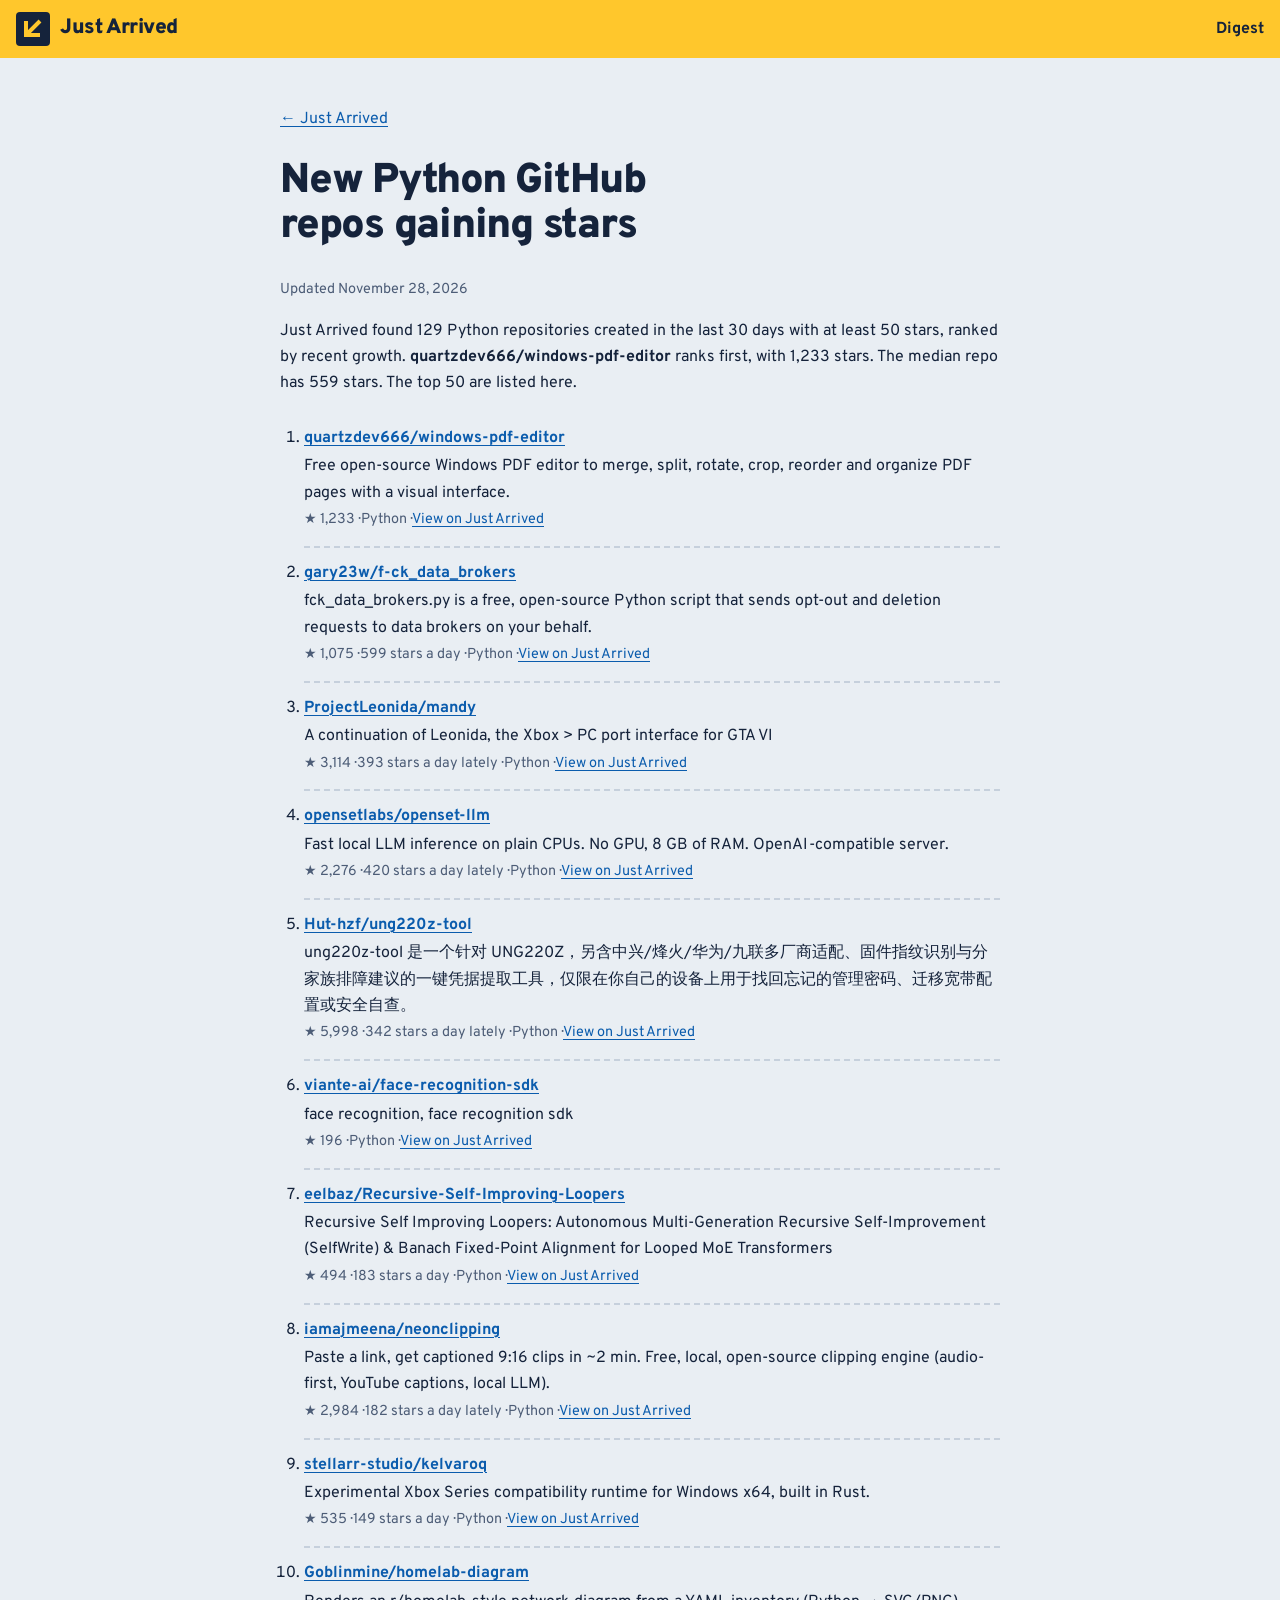
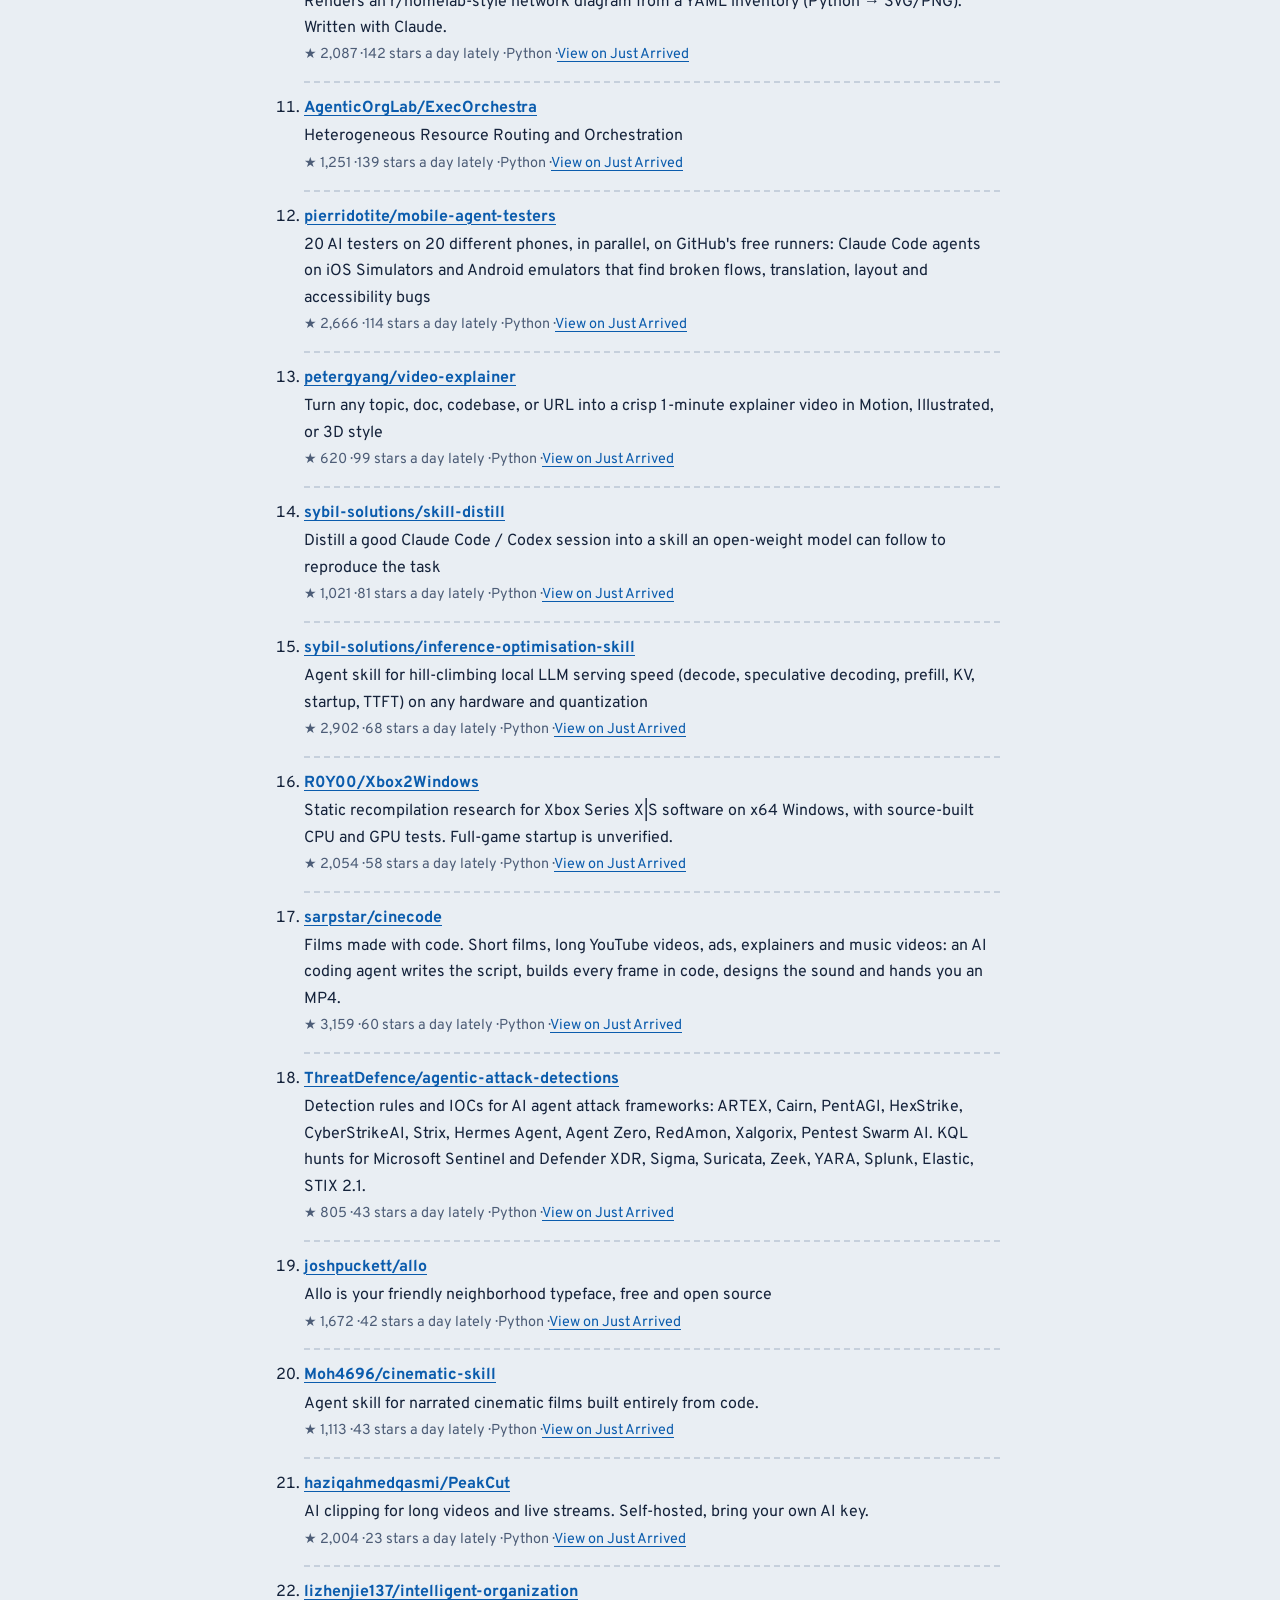
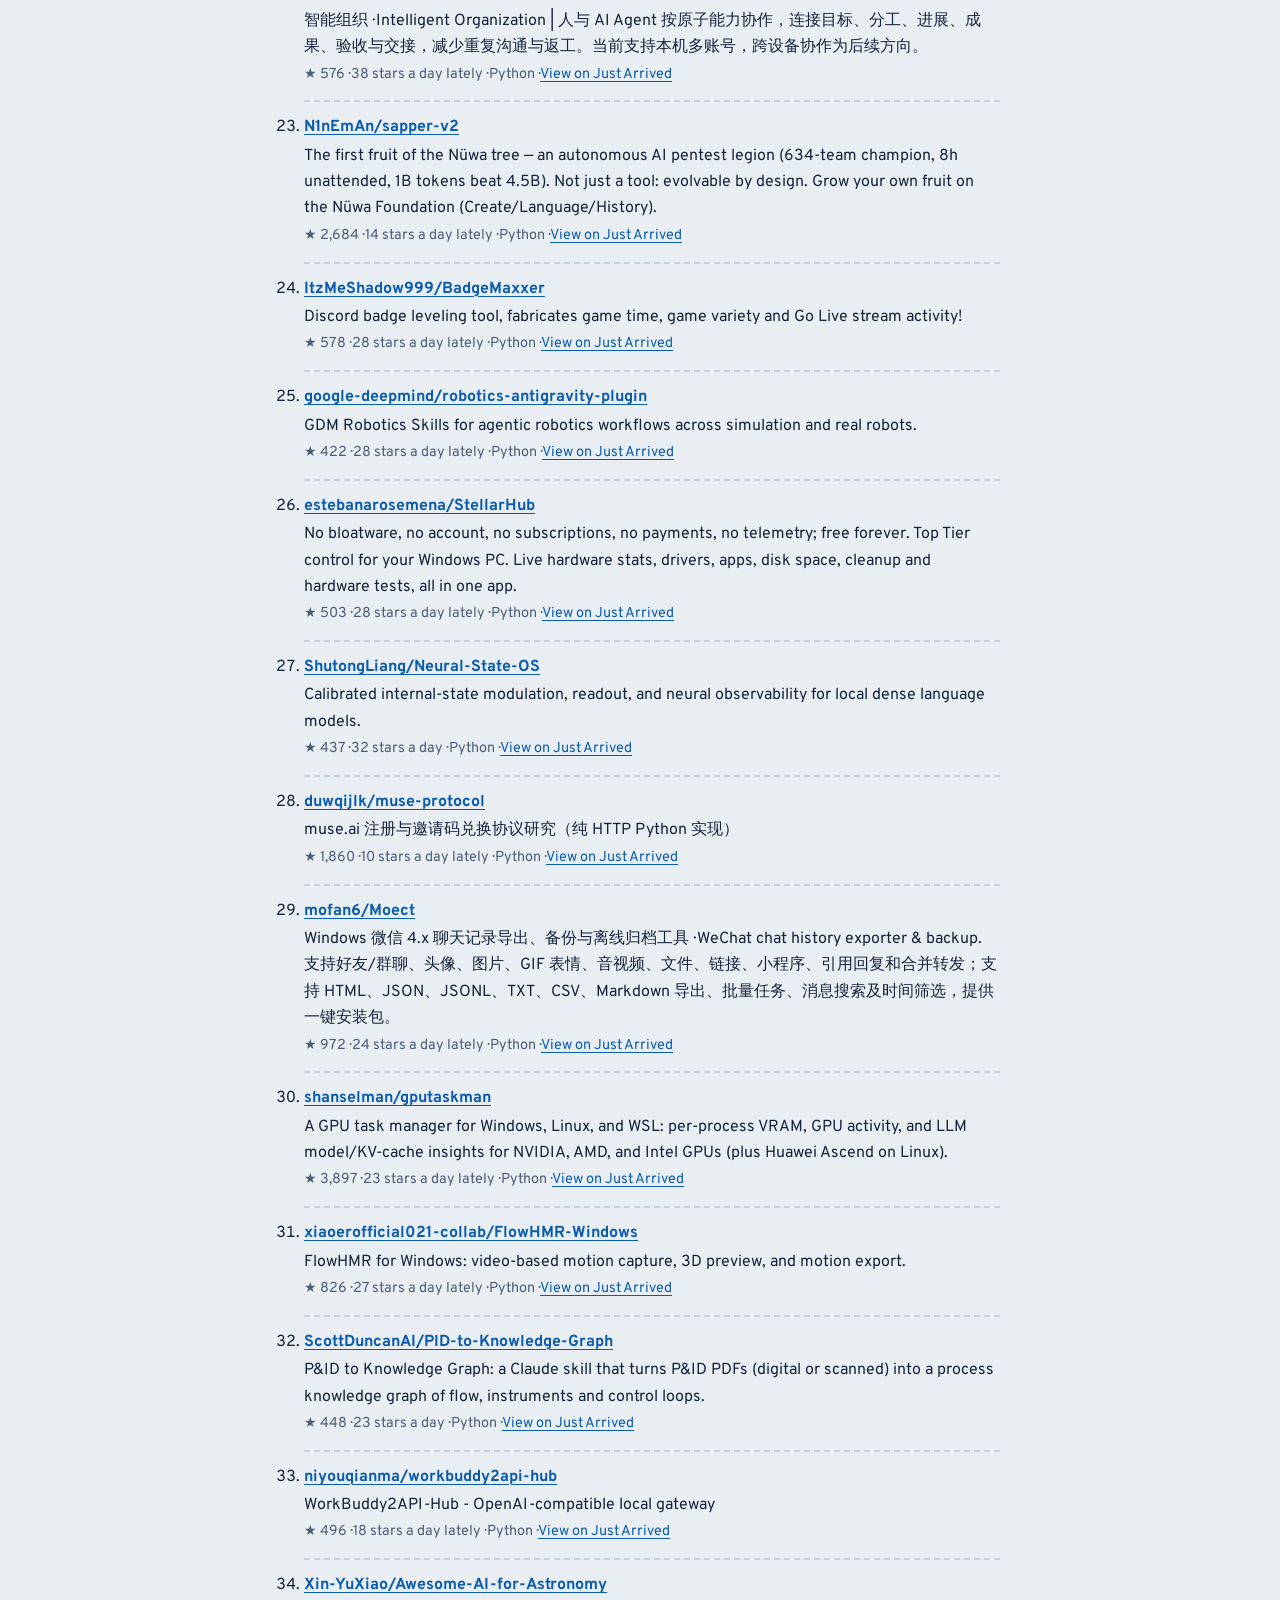
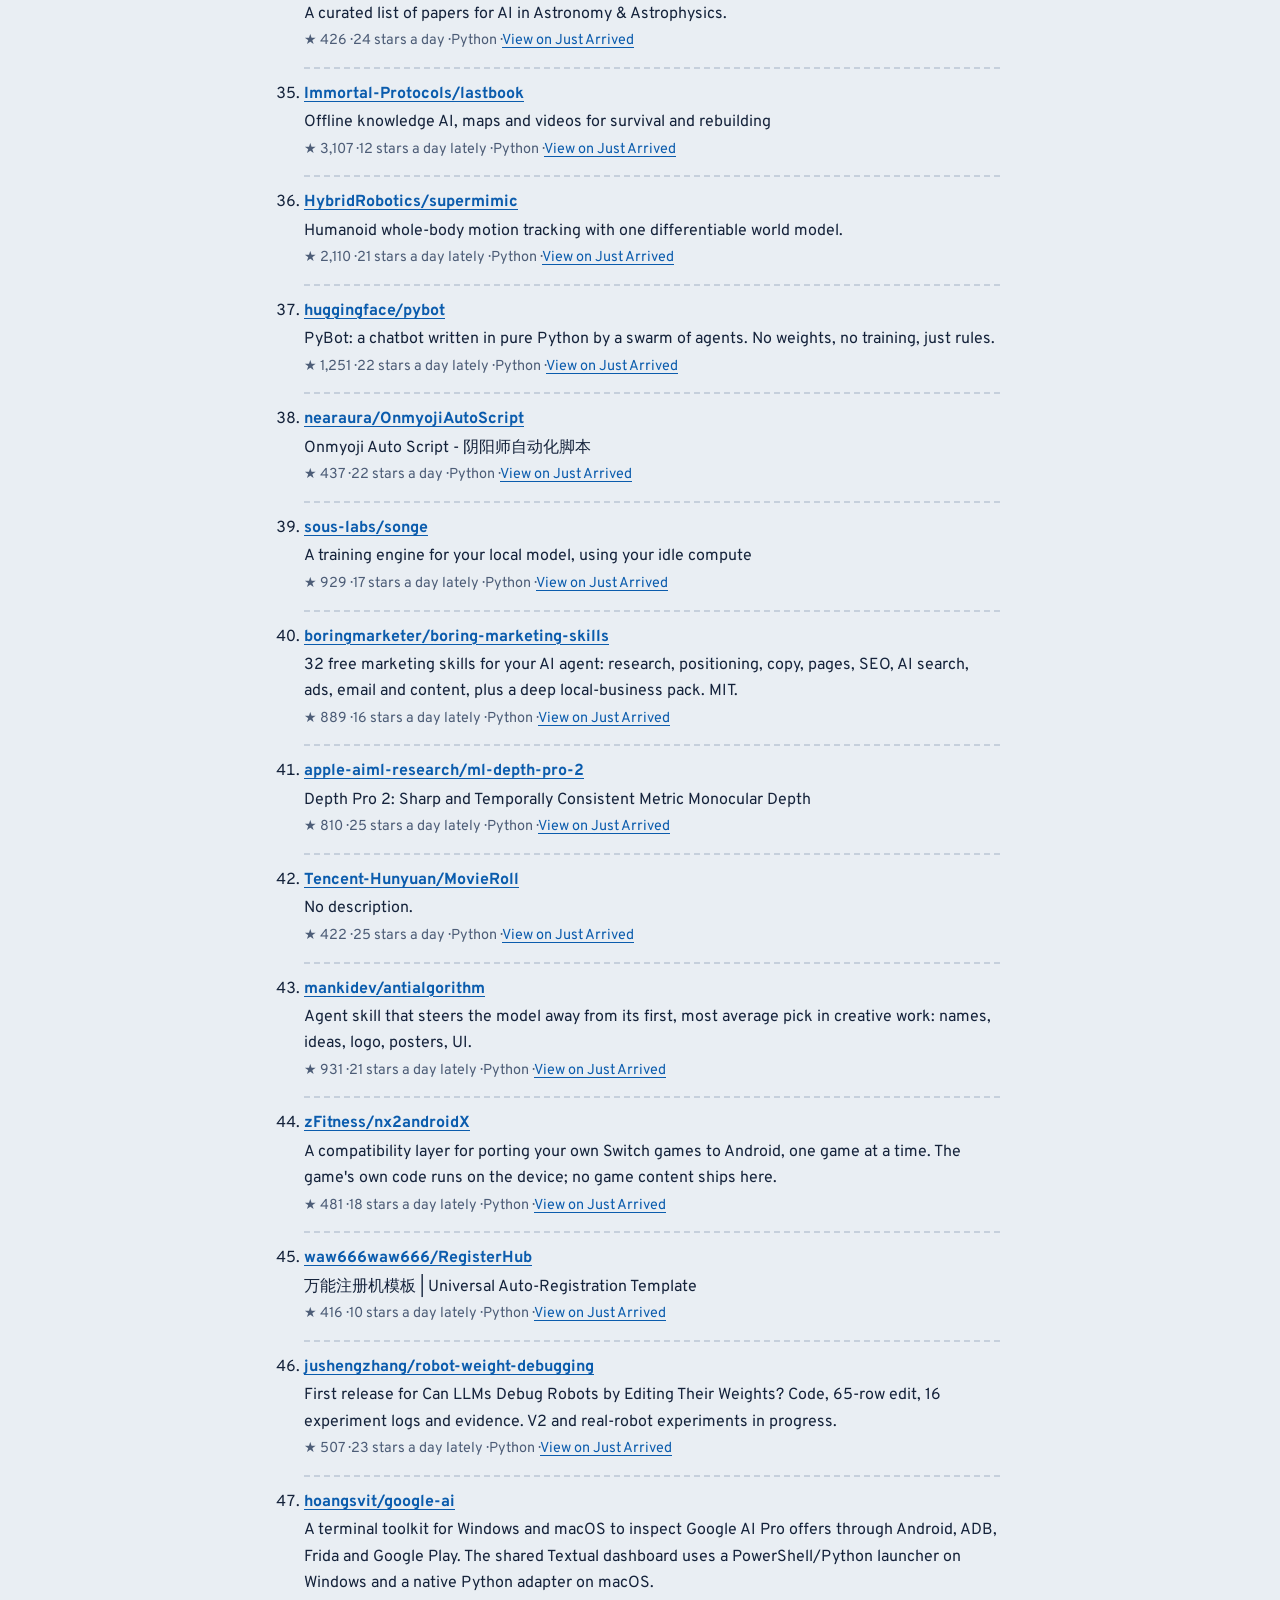
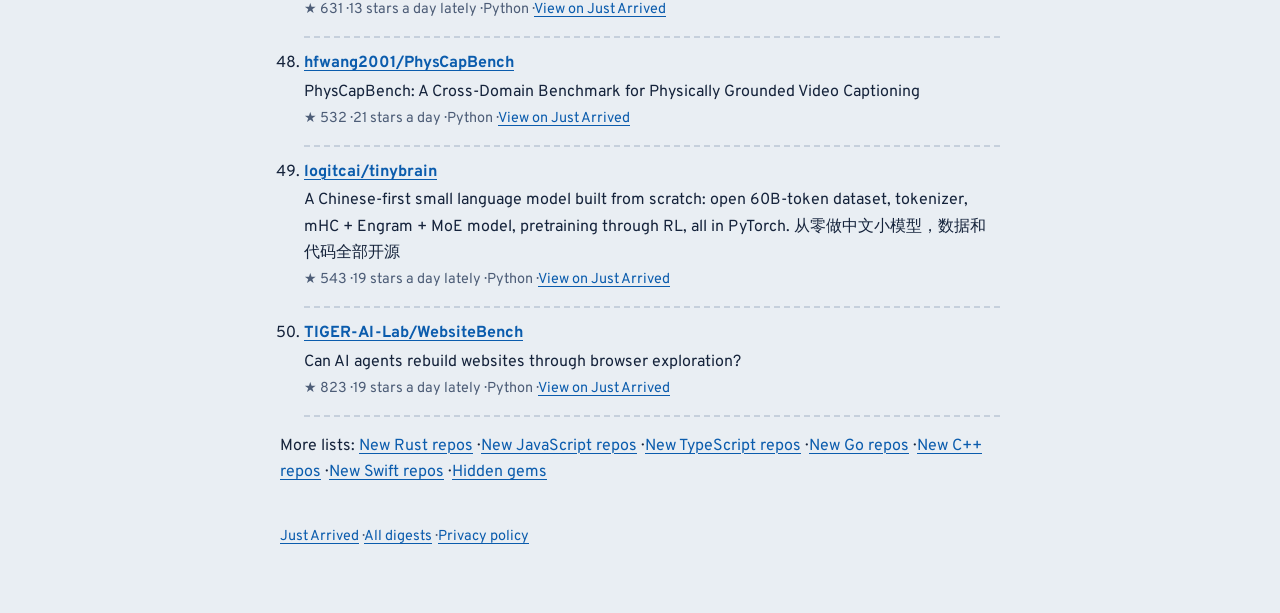
<file: new/python.html>
<!DOCTYPE html>
<html lang="en">
<head>
<meta charset="UTF-8">
<meta name="viewport" content="width=device-width, initial-scale=1">
<title>New Python GitHub repos gaining stars — Just Arrived</title>
<meta name="description" content="129 new Python repositories gaining stars on GitHub in the last 30 days, topped by quartzdev666/windows-pdf-editor with 1,233 stars.">
<link rel="canonical" href="https://sharma-open-source.github.io/just-arrived/new/python.html">
<meta property="og:type" content="article">
<meta property="og:title" content="New Python GitHub repos gaining stars — Just Arrived">
<meta property="og:description" content="129 new Python repositories gaining stars on GitHub in the last 30 days, topped by quartzdev666/windows-pdf-editor with 1,233 stars.">
<meta property="og:url" content="https://sharma-open-source.github.io/just-arrived/new/python.html">
<meta property="og:image" content="https://sharma-open-source.github.io/just-arrived/og-image.png">
<meta name="twitter:card" content="summary_large_image">
<link rel="stylesheet" href="../theme.css?v=2">
<script async src="https://pagead2.googlesyndication.com/pagead/js/adsbygoogle.js?client=ca-pub-4743008845908654"
     crossorigin="anonymous"></script>
</head>
<body>
<script>
try { const t = localStorage.getItem("ja-theme"); if (t) document.documentElement.dataset.theme = t; } catch (e) {}
</script>
<header class="sign"><div class="in"><a class="logo" href="../"><svg viewBox="0 0 34 34" aria-hidden="true"><rect width="34" height="34" rx="4" fill="#15233b"/><path d="M10 9v14h14M10 23 24 9" fill="none" stroke="#ffc72c" stroke-width="4"/></svg>Just Arrived</a><nav aria-label="Site"><a href="../digest/">Digest</a></nav></div></header>
<main class="doc digest">
<p><a href="../">← Just Arrived</a></p>
<h1>New Python GitHub repos gaining stars</h1>
<p class="muted">Updated November 28, 2026</p>
<p>Just Arrived found 129 Python repositories created in the last 30 days with at least 50 stars, ranked by recent growth. <strong>quartzdev666/windows-pdf-editor</strong> ranks first, with 1,233 stars. The median repo has 559 stars. The top 50 are listed here.</p>
<ol>
<li>
<a href="https://github.com/quartzdev666/windows-pdf-editor" rel="noopener nofollow"><strong>quartzdev666/windows-pdf-editor</strong></a>
<p>Free open-source Windows PDF editor to merge, split, rotate, crop, reorder and organize PDF pages with a visual interface.</p>
<p class="muted">★ 1,233 · Python · <a href="../?repo=quartzdev666%2Fwindows-pdf-editor">View on Just Arrived</a></p>
</li>
<li>
<a href="https://github.com/gary23w/f-ck_data_brokers" rel="noopener nofollow"><strong>gary23w/f-ck_data_brokers</strong></a>
<p>fck_data_brokers.py is a free, open-source Python script that sends opt-out and deletion requests to data brokers on your behalf.</p>
<p class="muted">★ 1,075 · 599 stars a day · Python · <a href="../?repo=gary23w%2Ff-ck_data_brokers">View on Just Arrived</a></p>
</li>
<li>
<a href="https://github.com/ProjectLeonida/mandy" rel="noopener nofollow"><strong>ProjectLeonida/mandy</strong></a>
<p>A continuation of Leonida, the Xbox &gt; PC port interface for GTA VI</p>
<p class="muted">★ 3,114 · 393 stars a day lately · Python · <a href="../?repo=ProjectLeonida%2Fmandy">View on Just Arrived</a></p>
</li>
<li>
<a href="https://github.com/opensetlabs/openset-llm" rel="noopener nofollow"><strong>opensetlabs/openset-llm</strong></a>
<p>Fast local LLM inference on plain CPUs. No GPU, 8 GB of RAM. OpenAI-compatible server.</p>
<p class="muted">★ 2,276 · 420 stars a day lately · Python · <a href="../?repo=opensetlabs%2Fopenset-llm">View on Just Arrived</a></p>
</li>
<li>
<a href="https://github.com/Hut-hzf/ung220z-tool" rel="noopener nofollow"><strong>Hut-hzf/ung220z-tool</strong></a>
<p>ung220z-tool 是一个针对 UNG220Z，另含中兴/烽火/华为/九联多厂商适配、固件指纹识别与分家族排障建议的一键凭据提取工具，仅限在你自己的设备上用于找回忘记的管理密码、迁移宽带配置或安全自查。</p>
<p class="muted">★ 5,998 · 342 stars a day lately · Python · <a href="../?repo=Hut-hzf%2Fung220z-tool">View on Just Arrived</a></p>
</li>
<li>
<a href="https://github.com/viante-ai/face-recognition-sdk" rel="noopener nofollow"><strong>viante-ai/face-recognition-sdk</strong></a>
<p>face recognition, face recognition sdk</p>
<p class="muted">★ 196 · Python · <a href="../?repo=viante-ai%2Fface-recognition-sdk">View on Just Arrived</a></p>
</li>
<li>
<a href="https://github.com/eelbaz/Recursive-Self-Improving-Loopers" rel="noopener nofollow"><strong>eelbaz/Recursive-Self-Improving-Loopers</strong></a>
<p>Recursive Self Improving Loopers: Autonomous Multi-Generation Recursive Self-Improvement (SelfWrite) &amp; Banach Fixed-Point Alignment for Looped MoE Transformers</p>
<p class="muted">★ 494 · 183 stars a day · Python · <a href="../?repo=eelbaz%2FRecursive-Self-Improving-Loopers">View on Just Arrived</a></p>
</li>
<li>
<a href="https://github.com/iamajmeena/neonclipping" rel="noopener nofollow"><strong>iamajmeena/neonclipping</strong></a>
<p>Paste a link, get captioned 9:16 clips in ~2 min. Free, local, open-source clipping engine (audio-first, YouTube captions, local LLM).</p>
<p class="muted">★ 2,984 · 182 stars a day lately · Python · <a href="../?repo=iamajmeena%2Fneonclipping">View on Just Arrived</a></p>
</li>
<li>
<a href="https://github.com/stellarr-studio/kelvaroq" rel="noopener nofollow"><strong>stellarr-studio/kelvaroq</strong></a>
<p>Experimental Xbox Series compatibility runtime for Windows x64, built in Rust.</p>
<p class="muted">★ 535 · 149 stars a day · Python · <a href="../?repo=stellarr-studio%2Fkelvaroq">View on Just Arrived</a></p>
</li>
<li>
<a href="https://github.com/Goblinmine/homelab-diagram" rel="noopener nofollow"><strong>Goblinmine/homelab-diagram</strong></a>
<p>Renders an r/homelab-style network diagram from a YAML inventory (Python → SVG/PNG). Written with Claude.</p>
<p class="muted">★ 2,087 · 142 stars a day lately · Python · <a href="../?repo=Goblinmine%2Fhomelab-diagram">View on Just Arrived</a></p>
</li>
<li>
<a href="https://github.com/AgenticOrgLab/ExecOrchestra" rel="noopener nofollow"><strong>AgenticOrgLab/ExecOrchestra</strong></a>
<p>Heterogeneous Resource Routing and Orchestration</p>
<p class="muted">★ 1,251 · 139 stars a day lately · Python · <a href="../?repo=AgenticOrgLab%2FExecOrchestra">View on Just Arrived</a></p>
</li>
<li>
<a href="https://github.com/pierridotite/mobile-agent-testers" rel="noopener nofollow"><strong>pierridotite/mobile-agent-testers</strong></a>
<p>20 AI testers on 20 different phones, in parallel, on GitHub&#39;s free runners: Claude Code agents on iOS Simulators and Android emulators that find broken flows, translation, layout and accessibility bugs</p>
<p class="muted">★ 2,666 · 114 stars a day lately · Python · <a href="../?repo=pierridotite%2Fmobile-agent-testers">View on Just Arrived</a></p>
</li>
<li>
<a href="https://github.com/petergyang/video-explainer" rel="noopener nofollow"><strong>petergyang/video-explainer</strong></a>
<p>Turn any topic, doc, codebase, or URL into a crisp 1-minute explainer video in Motion, Illustrated, or 3D style</p>
<p class="muted">★ 620 · 99 stars a day lately · Python · <a href="../?repo=petergyang%2Fvideo-explainer">View on Just Arrived</a></p>
</li>
<li>
<a href="https://github.com/sybil-solutions/skill-distill" rel="noopener nofollow"><strong>sybil-solutions/skill-distill</strong></a>
<p>Distill a good Claude Code / Codex session into a skill an open-weight model can follow to reproduce the task</p>
<p class="muted">★ 1,021 · 81 stars a day lately · Python · <a href="../?repo=sybil-solutions%2Fskill-distill">View on Just Arrived</a></p>
</li>
<li>
<a href="https://github.com/sybil-solutions/inference-optimisation-skill" rel="noopener nofollow"><strong>sybil-solutions/inference-optimisation-skill</strong></a>
<p>Agent skill for hill-climbing local LLM serving speed (decode, speculative decoding, prefill, KV, startup, TTFT) on any hardware and quantization</p>
<p class="muted">★ 2,902 · 68 stars a day lately · Python · <a href="../?repo=sybil-solutions%2Finference-optimisation-skill">View on Just Arrived</a></p>
</li>
<li>
<a href="https://github.com/R0Y00/Xbox2Windows" rel="noopener nofollow"><strong>R0Y00/Xbox2Windows</strong></a>
<p>Static recompilation research for Xbox Series X|S software on x64 Windows, with source-built CPU and GPU tests. Full-game startup is unverified.</p>
<p class="muted">★ 2,054 · 58 stars a day lately · Python · <a href="../?repo=R0Y00%2FXbox2Windows">View on Just Arrived</a></p>
</li>
<li>
<a href="https://github.com/sarpstar/cinecode" rel="noopener nofollow"><strong>sarpstar/cinecode</strong></a>
<p>Films made with code. Short films, long YouTube videos, ads, explainers and music videos: an AI coding agent writes the script, builds every frame in code, designs the sound and hands you an MP4.</p>
<p class="muted">★ 3,159 · 60 stars a day lately · Python · <a href="../?repo=sarpstar%2Fcinecode">View on Just Arrived</a></p>
</li>
<li>
<a href="https://github.com/ThreatDefence/agentic-attack-detections" rel="noopener nofollow"><strong>ThreatDefence/agentic-attack-detections</strong></a>
<p>Detection rules and IOCs for AI agent attack frameworks: ARTEX, Cairn, PentAGI, HexStrike, CyberStrikeAI, Strix, Hermes Agent, Agent Zero, RedAmon, Xalgorix, Pentest Swarm AI. KQL hunts for Microsoft Sentinel and Defender XDR, Sigma, Suricata, Zeek, YARA, Splunk, Elastic, STIX 2.1.</p>
<p class="muted">★ 805 · 43 stars a day lately · Python · <a href="../?repo=ThreatDefence%2Fagentic-attack-detections">View on Just Arrived</a></p>
</li>
<li>
<a href="https://github.com/joshpuckett/allo" rel="noopener nofollow"><strong>joshpuckett/allo</strong></a>
<p>Allo is your friendly neighborhood typeface, free and open source</p>
<p class="muted">★ 1,672 · 42 stars a day lately · Python · <a href="../?repo=joshpuckett%2Fallo">View on Just Arrived</a></p>
</li>
<li>
<a href="https://github.com/Moh4696/cinematic-skill" rel="noopener nofollow"><strong>Moh4696/cinematic-skill</strong></a>
<p>Agent skill for narrated cinematic films built entirely from code.</p>
<p class="muted">★ 1,113 · 43 stars a day lately · Python · <a href="../?repo=Moh4696%2Fcinematic-skill">View on Just Arrived</a></p>
</li>
<li>
<a href="https://github.com/haziqahmedqasmi/PeakCut" rel="noopener nofollow"><strong>haziqahmedqasmi/PeakCut</strong></a>
<p>AI clipping for long videos and live streams. Self-hosted, bring your own AI key.</p>
<p class="muted">★ 2,004 · 23 stars a day lately · Python · <a href="../?repo=haziqahmedqasmi%2FPeakCut">View on Just Arrived</a></p>
</li>
<li>
<a href="https://github.com/lizhenjie137/intelligent-organization" rel="noopener nofollow"><strong>lizhenjie137/intelligent-organization</strong></a>
<p>智能组织 · Intelligent Organization | 人与 AI Agent 按原子能力协作，连接目标、分工、进展、成果、验收与交接，减少重复沟通与返工。当前支持本机多账号，跨设备协作为后续方向。</p>
<p class="muted">★ 576 · 38 stars a day lately · Python · <a href="../?repo=lizhenjie137%2Fintelligent-organization">View on Just Arrived</a></p>
</li>
<li>
<a href="https://github.com/N1nEmAn/sapper-v2" rel="noopener nofollow"><strong>N1nEmAn/sapper-v2</strong></a>
<p>The first fruit of the Nüwa tree — an autonomous AI pentest legion (634-team champion, 8h unattended, 1B tokens beat 4.5B). Not just a tool: evolvable by design. Grow your own fruit on the Nüwa Foundation (Create/Language/History).</p>
<p class="muted">★ 2,684 · 14 stars a day lately · Python · <a href="../?repo=N1nEmAn%2Fsapper-v2">View on Just Arrived</a></p>
</li>
<li>
<a href="https://github.com/ItzMeShadow999/BadgeMaxxer" rel="noopener nofollow"><strong>ItzMeShadow999/BadgeMaxxer</strong></a>
<p>Discord badge leveling tool, fabricates game time, game variety and Go Live stream activity!</p>
<p class="muted">★ 578 · 28 stars a day lately · Python · <a href="../?repo=ItzMeShadow999%2FBadgeMaxxer">View on Just Arrived</a></p>
</li>
<li>
<a href="https://github.com/google-deepmind/robotics-antigravity-plugin" rel="noopener nofollow"><strong>google-deepmind/robotics-antigravity-plugin</strong></a>
<p>GDM Robotics Skills for agentic robotics workflows across simulation and real robots.</p>
<p class="muted">★ 422 · 28 stars a day lately · Python · <a href="../?repo=google-deepmind%2Frobotics-antigravity-plugin">View on Just Arrived</a></p>
</li>
<li>
<a href="https://github.com/estebanarosemena/StellarHub" rel="noopener nofollow"><strong>estebanarosemena/StellarHub</strong></a>
<p>No bloatware, no account, no subscriptions, no payments, no telemetry; free forever. Top Tier control for your Windows PC. Live hardware stats, drivers, apps, disk space, cleanup and hardware tests, all in one app.</p>
<p class="muted">★ 503 · 28 stars a day lately · Python · <a href="../?repo=estebanarosemena%2FStellarHub">View on Just Arrived</a></p>
</li>
<li>
<a href="https://github.com/ShutongLiang/Neural-State-OS" rel="noopener nofollow"><strong>ShutongLiang/Neural-State-OS</strong></a>
<p>Calibrated internal-state modulation, readout, and neural observability for local dense language models.</p>
<p class="muted">★ 437 · 32 stars a day · Python · <a href="../?repo=ShutongLiang%2FNeural-State-OS">View on Just Arrived</a></p>
</li>
<li>
<a href="https://github.com/duwqijlk/muse-protocol" rel="noopener nofollow"><strong>duwqijlk/muse-protocol</strong></a>
<p>muse.ai 注册与邀请码兑换协议研究（纯 HTTP Python 实现）</p>
<p class="muted">★ 1,860 · 10 stars a day lately · Python · <a href="../?repo=duwqijlk%2Fmuse-protocol">View on Just Arrived</a></p>
</li>
<li>
<a href="https://github.com/mofan6/Moect" rel="noopener nofollow"><strong>mofan6/Moect</strong></a>
<p>Windows 微信 4.x 聊天记录导出、备份与离线归档工具 · WeChat chat history exporter &amp; backup. 支持好友/群聊、头像、图片、GIF 表情、音视频、文件、链接、小程序、引用回复和合并转发；支持 HTML、JSON、JSONL、TXT、CSV、Markdown 导出、批量任务、消息搜索及时间筛选，提供一键安装包。</p>
<p class="muted">★ 972 · 24 stars a day lately · Python · <a href="../?repo=mofan6%2FMoect">View on Just Arrived</a></p>
</li>
<li>
<a href="https://github.com/shanselman/gputaskman" rel="noopener nofollow"><strong>shanselman/gputaskman</strong></a>
<p>A GPU task manager for Windows, Linux, and WSL: per-process VRAM, GPU activity, and LLM model/KV-cache insights for NVIDIA, AMD, and Intel GPUs (plus Huawei Ascend on Linux).</p>
<p class="muted">★ 3,897 · 23 stars a day lately · Python · <a href="../?repo=shanselman%2Fgputaskman">View on Just Arrived</a></p>
</li>
<li>
<a href="https://github.com/xiaoerofficial021-collab/FlowHMR-Windows" rel="noopener nofollow"><strong>xiaoerofficial021-collab/FlowHMR-Windows</strong></a>
<p>FlowHMR for Windows: video-based motion capture, 3D preview, and motion export.</p>
<p class="muted">★ 826 · 27 stars a day lately · Python · <a href="../?repo=xiaoerofficial021-collab%2FFlowHMR-Windows">View on Just Arrived</a></p>
</li>
<li>
<a href="https://github.com/ScottDuncanAI/PID-to-Knowledge-Graph" rel="noopener nofollow"><strong>ScottDuncanAI/PID-to-Knowledge-Graph</strong></a>
<p>P&amp;ID to Knowledge Graph: a Claude skill that turns P&amp;ID PDFs (digital or scanned) into a process knowledge graph of flow, instruments and control loops.</p>
<p class="muted">★ 448 · 23 stars a day · Python · <a href="../?repo=ScottDuncanAI%2FPID-to-Knowledge-Graph">View on Just Arrived</a></p>
</li>
<li>
<a href="https://github.com/niyouqianma/workbuddy2api-hub" rel="noopener nofollow"><strong>niyouqianma/workbuddy2api-hub</strong></a>
<p>WorkBuddy2API-Hub - OpenAI-compatible local gateway</p>
<p class="muted">★ 496 · 18 stars a day lately · Python · <a href="../?repo=niyouqianma%2Fworkbuddy2api-hub">View on Just Arrived</a></p>
</li>
<li>
<a href="https://github.com/Xin-YuXiao/Awesome-AI-for-Astronomy" rel="noopener nofollow"><strong>Xin-YuXiao/Awesome-AI-for-Astronomy</strong></a>
<p>A curated list of papers for AI in Astronomy &amp; Astrophysics.</p>
<p class="muted">★ 426 · 24 stars a day · Python · <a href="../?repo=Xin-YuXiao%2FAwesome-AI-for-Astronomy">View on Just Arrived</a></p>
</li>
<li>
<a href="https://github.com/Immortal-Protocols/lastbook" rel="noopener nofollow"><strong>Immortal-Protocols/lastbook</strong></a>
<p>Offline knowledge AI, maps and videos for survival and rebuilding</p>
<p class="muted">★ 3,107 · 12 stars a day lately · Python · <a href="../?repo=Immortal-Protocols%2Flastbook">View on Just Arrived</a></p>
</li>
<li>
<a href="https://github.com/HybridRobotics/supermimic" rel="noopener nofollow"><strong>HybridRobotics/supermimic</strong></a>
<p>Humanoid whole-body motion tracking with one differentiable world model.</p>
<p class="muted">★ 2,110 · 21 stars a day lately · Python · <a href="../?repo=HybridRobotics%2Fsupermimic">View on Just Arrived</a></p>
</li>
<li>
<a href="https://github.com/huggingface/pybot" rel="noopener nofollow"><strong>huggingface/pybot</strong></a>
<p>PyBot: a chatbot written in pure Python by a swarm of agents. No weights, no training, just rules.</p>
<p class="muted">★ 1,251 · 22 stars a day lately · Python · <a href="../?repo=huggingface%2Fpybot">View on Just Arrived</a></p>
</li>
<li>
<a href="https://github.com/nearaura/OnmyojiAutoScript" rel="noopener nofollow"><strong>nearaura/OnmyojiAutoScript</strong></a>
<p>Onmyoji Auto Script - 阴阳师自动化脚本</p>
<p class="muted">★ 437 · 22 stars a day · Python · <a href="../?repo=nearaura%2FOnmyojiAutoScript">View on Just Arrived</a></p>
</li>
<li>
<a href="https://github.com/sous-labs/songe" rel="noopener nofollow"><strong>sous-labs/songe</strong></a>
<p>A training engine for your local model, using your idle compute</p>
<p class="muted">★ 929 · 17 stars a day lately · Python · <a href="../?repo=sous-labs%2Fsonge">View on Just Arrived</a></p>
</li>
<li>
<a href="https://github.com/boringmarketer/boring-marketing-skills" rel="noopener nofollow"><strong>boringmarketer/boring-marketing-skills</strong></a>
<p>32 free marketing skills for your AI agent: research, positioning, copy, pages, SEO, AI search, ads, email and content, plus a deep local-business pack. MIT.</p>
<p class="muted">★ 889 · 16 stars a day lately · Python · <a href="../?repo=boringmarketer%2Fboring-marketing-skills">View on Just Arrived</a></p>
</li>
<li>
<a href="https://github.com/apple-aiml-research/ml-depth-pro-2" rel="noopener nofollow"><strong>apple-aiml-research/ml-depth-pro-2</strong></a>
<p>Depth Pro 2: Sharp and Temporally Consistent Metric Monocular Depth</p>
<p class="muted">★ 810 · 25 stars a day lately · Python · <a href="../?repo=apple-aiml-research%2Fml-depth-pro-2">View on Just Arrived</a></p>
</li>
<li>
<a href="https://github.com/Tencent-Hunyuan/MovieRoll" rel="noopener nofollow"><strong>Tencent-Hunyuan/MovieRoll</strong></a>
<p>No description.</p>
<p class="muted">★ 422 · 25 stars a day · Python · <a href="../?repo=Tencent-Hunyuan%2FMovieRoll">View on Just Arrived</a></p>
</li>
<li>
<a href="https://github.com/mankidev/antialgorithm" rel="noopener nofollow"><strong>mankidev/antialgorithm</strong></a>
<p>Agent skill that steers the model away from its first, most average pick in creative work: names, ideas, logo, posters, UI.</p>
<p class="muted">★ 931 · 21 stars a day lately · Python · <a href="../?repo=mankidev%2Fantialgorithm">View on Just Arrived</a></p>
</li>
<li>
<a href="https://github.com/zFitness/nx2androidX" rel="noopener nofollow"><strong>zFitness/nx2androidX</strong></a>
<p>A compatibility layer for porting your own Switch games to Android, one game at a time. The game&#39;s own code runs on the device; no game content ships here.</p>
<p class="muted">★ 481 · 18 stars a day lately · Python · <a href="../?repo=zFitness%2Fnx2androidX">View on Just Arrived</a></p>
</li>
<li>
<a href="https://github.com/waw666waw666/RegisterHub" rel="noopener nofollow"><strong>waw666waw666/RegisterHub</strong></a>
<p>万能注册机模板 | Universal Auto-Registration Template</p>
<p class="muted">★ 416 · 10 stars a day lately · Python · <a href="../?repo=waw666waw666%2FRegisterHub">View on Just Arrived</a></p>
</li>
<li>
<a href="https://github.com/jushengzhang/robot-weight-debugging" rel="noopener nofollow"><strong>jushengzhang/robot-weight-debugging</strong></a>
<p>First release for Can LLMs Debug Robots by Editing Their Weights? Code, 65-row edit, 16 experiment logs and evidence. V2 and real-robot experiments in progress.</p>
<p class="muted">★ 507 · 23 stars a day lately · Python · <a href="../?repo=jushengzhang%2Frobot-weight-debugging">View on Just Arrived</a></p>
</li>
<li>
<a href="https://github.com/hoangsvit/google-ai" rel="noopener nofollow"><strong>hoangsvit/google-ai</strong></a>
<p>A terminal toolkit for Windows and macOS to inspect Google AI Pro offers through Android, ADB, Frida and Google Play. The shared Textual dashboard uses a PowerShell/Python launcher on Windows and a native Python adapter on macOS.</p>
<p class="muted">★ 631 · 13 stars a day lately · Python · <a href="../?repo=hoangsvit%2Fgoogle-ai">View on Just Arrived</a></p>
</li>
<li>
<a href="https://github.com/hfwang2001/PhysCapBench" rel="noopener nofollow"><strong>hfwang2001/PhysCapBench</strong></a>
<p>PhysCapBench: A Cross-Domain Benchmark for Physically Grounded Video Captioning</p>
<p class="muted">★ 532 · 21 stars a day · Python · <a href="../?repo=hfwang2001%2FPhysCapBench">View on Just Arrived</a></p>
</li>
<li>
<a href="https://github.com/logitcai/tinybrain" rel="noopener nofollow"><strong>logitcai/tinybrain</strong></a>
<p>A Chinese-first small language model built from scratch: open 60B-token dataset, tokenizer, mHC + Engram + MoE model, pretraining through RL, all in PyTorch. 从零做中文小模型，数据和代码全部开源</p>
<p class="muted">★ 543 · 19 stars a day lately · Python · <a href="../?repo=logitcai%2Ftinybrain">View on Just Arrived</a></p>
</li>
<li>
<a href="https://github.com/TIGER-AI-Lab/WebsiteBench" rel="noopener nofollow"><strong>TIGER-AI-Lab/WebsiteBench</strong></a>
<p>Can AI agents rebuild websites through browser exploration?</p>
<p class="muted">★ 823 · 19 stars a day lately · Python · <a href="../?repo=TIGER-AI-Lab%2FWebsiteBench">View on Just Arrived</a></p>
</li>
</ol>
<p>More lists: <a href="rust.html">New Rust repos</a> · <a href="javascript.html">New JavaScript repos</a> · <a href="typescript.html">New TypeScript repos</a> · <a href="go.html">New Go repos</a> · <a href="cpp.html">New C++ repos</a> · <a href="swift.html">New Swift repos</a> · <a href="hidden-gems.html">Hidden gems</a></p>
<footer class="muted"><a href="../">Just Arrived</a> · <a href="../digest/">All digests</a> · <a href="../privacy.html">Privacy policy</a></footer>
</main>
</body>
</html>
</file>
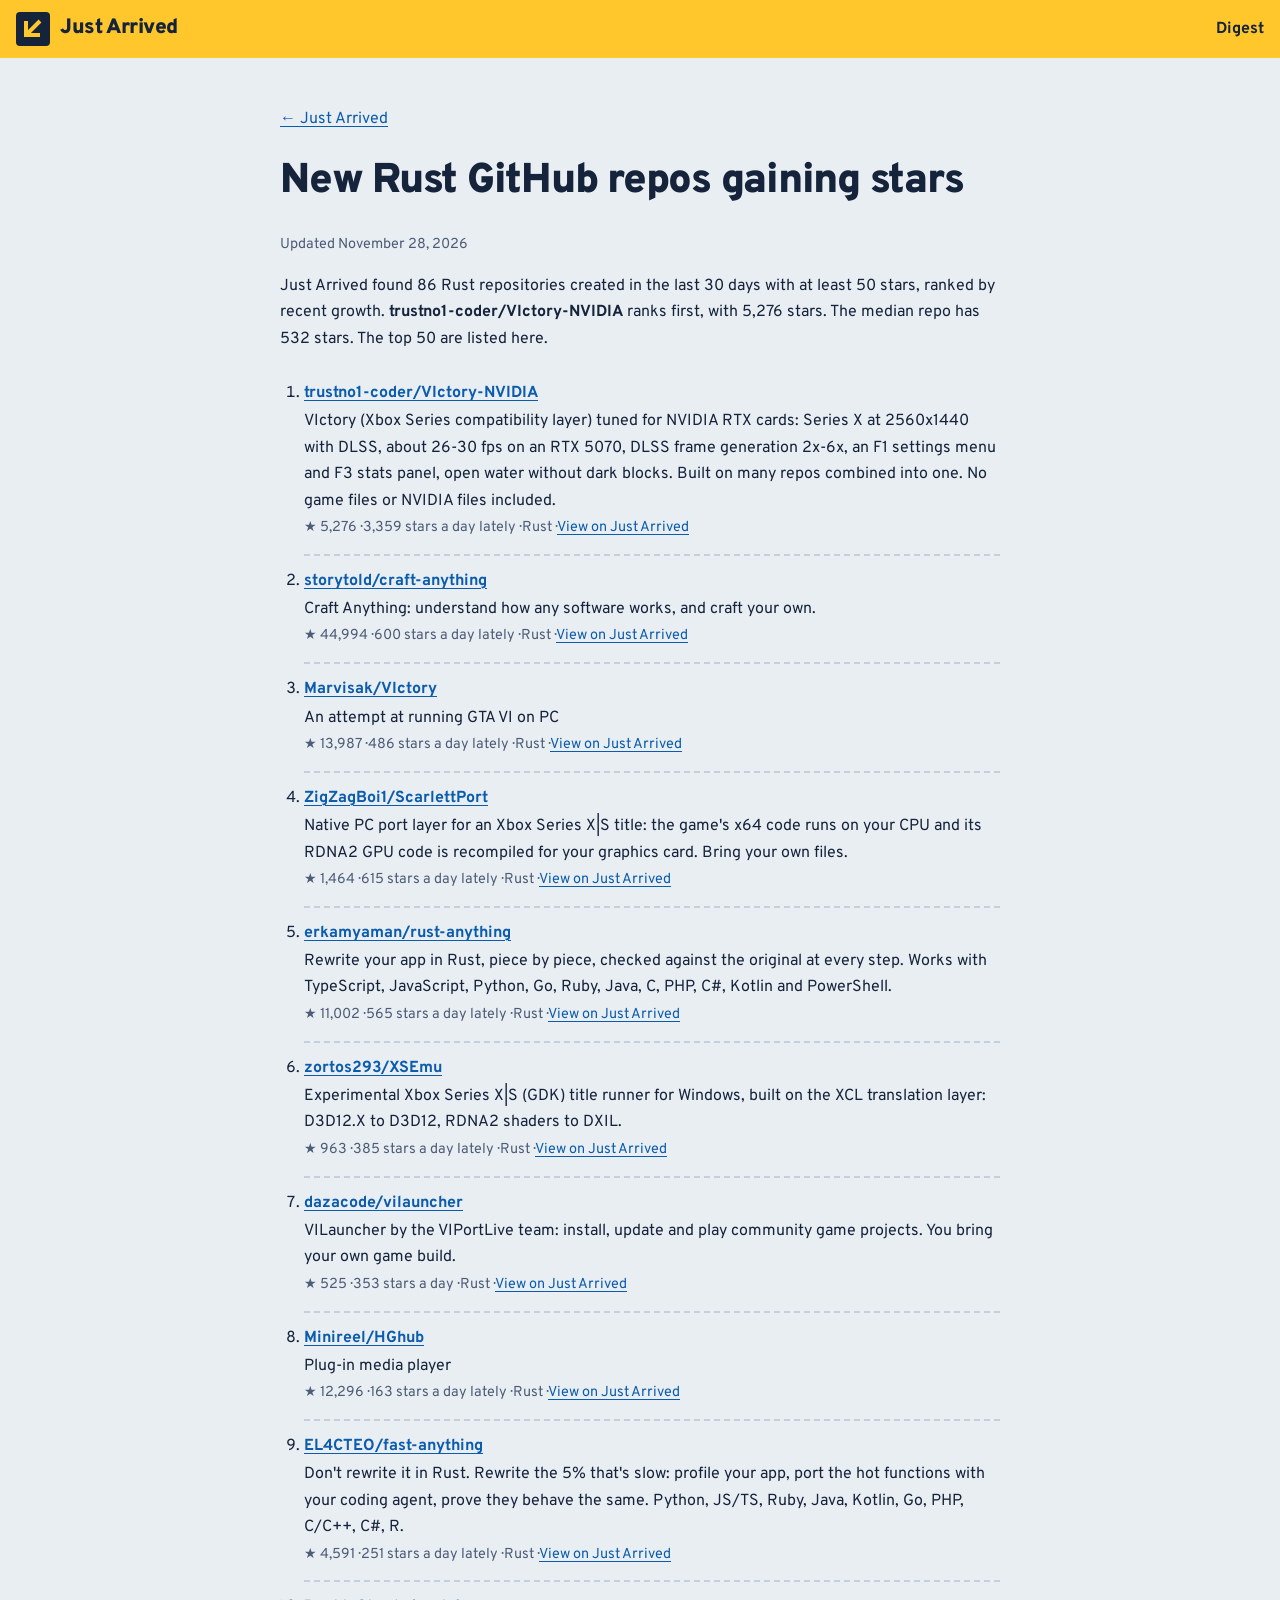
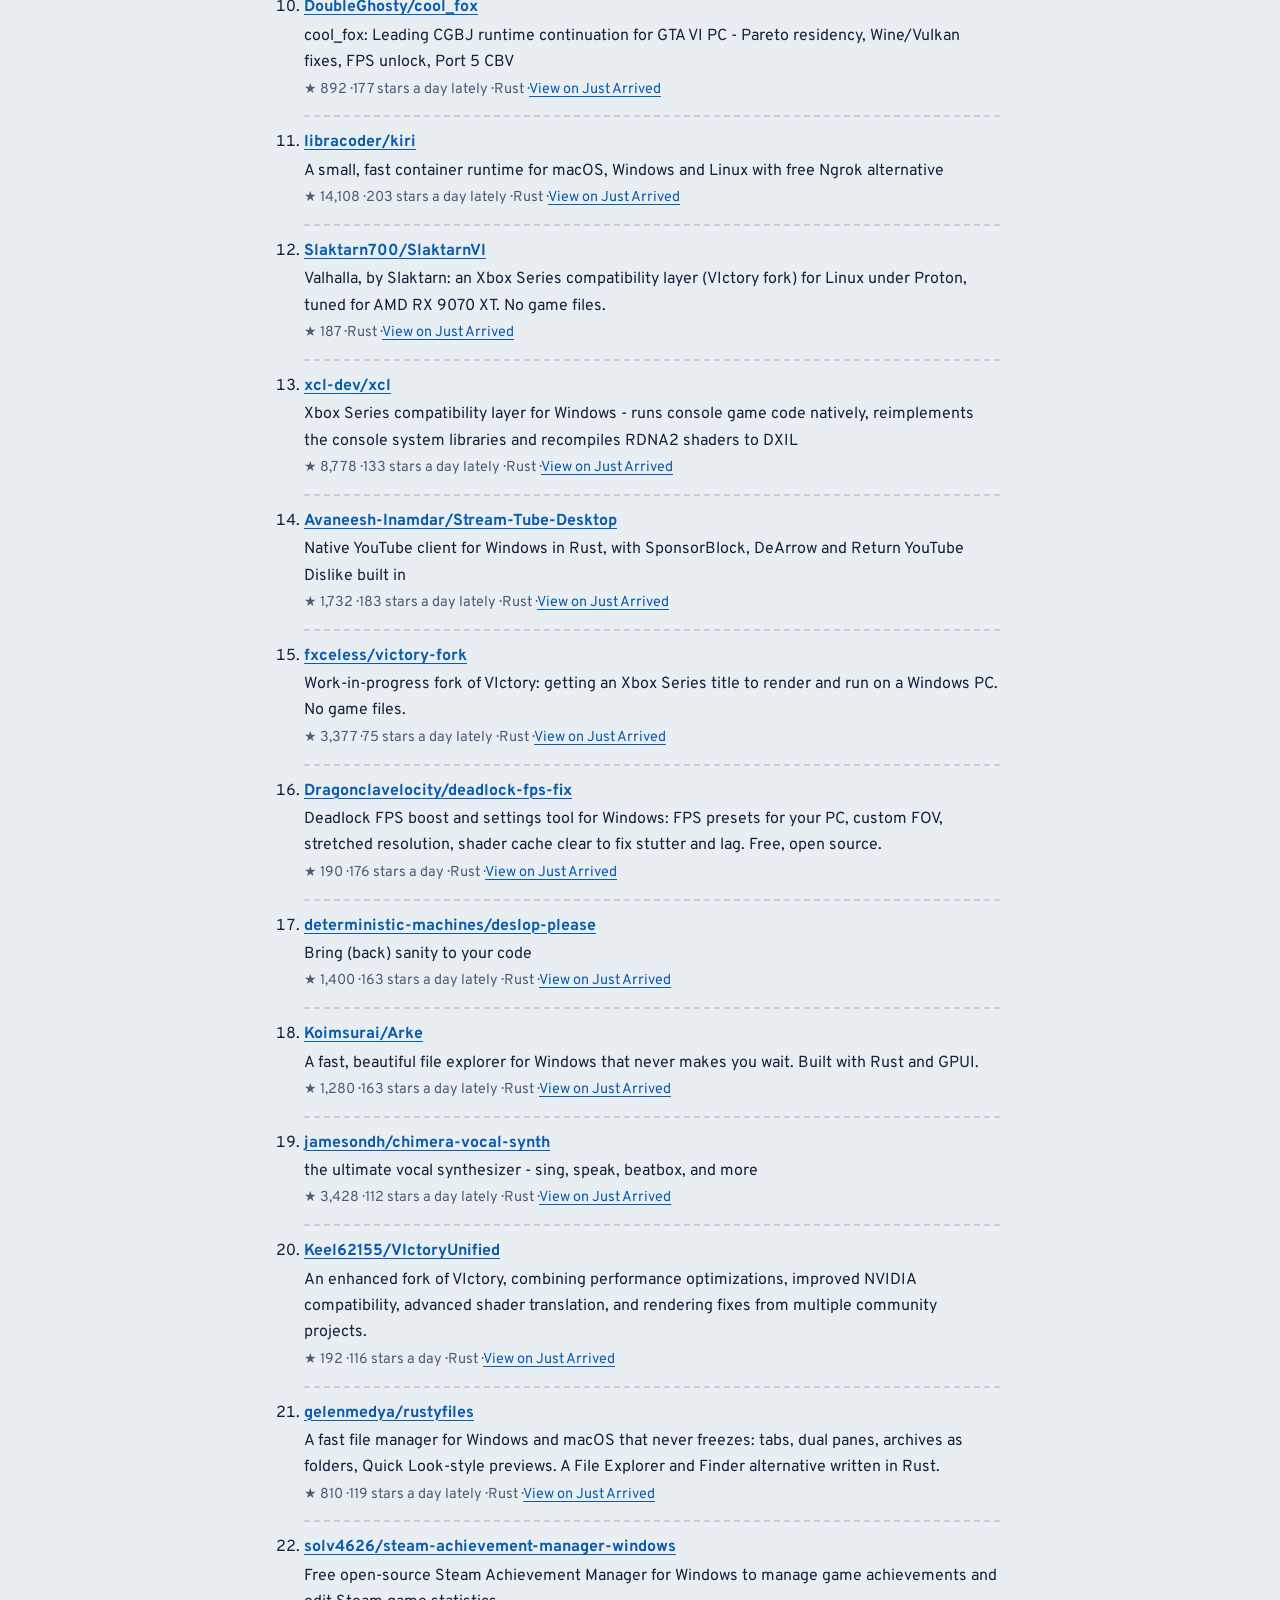
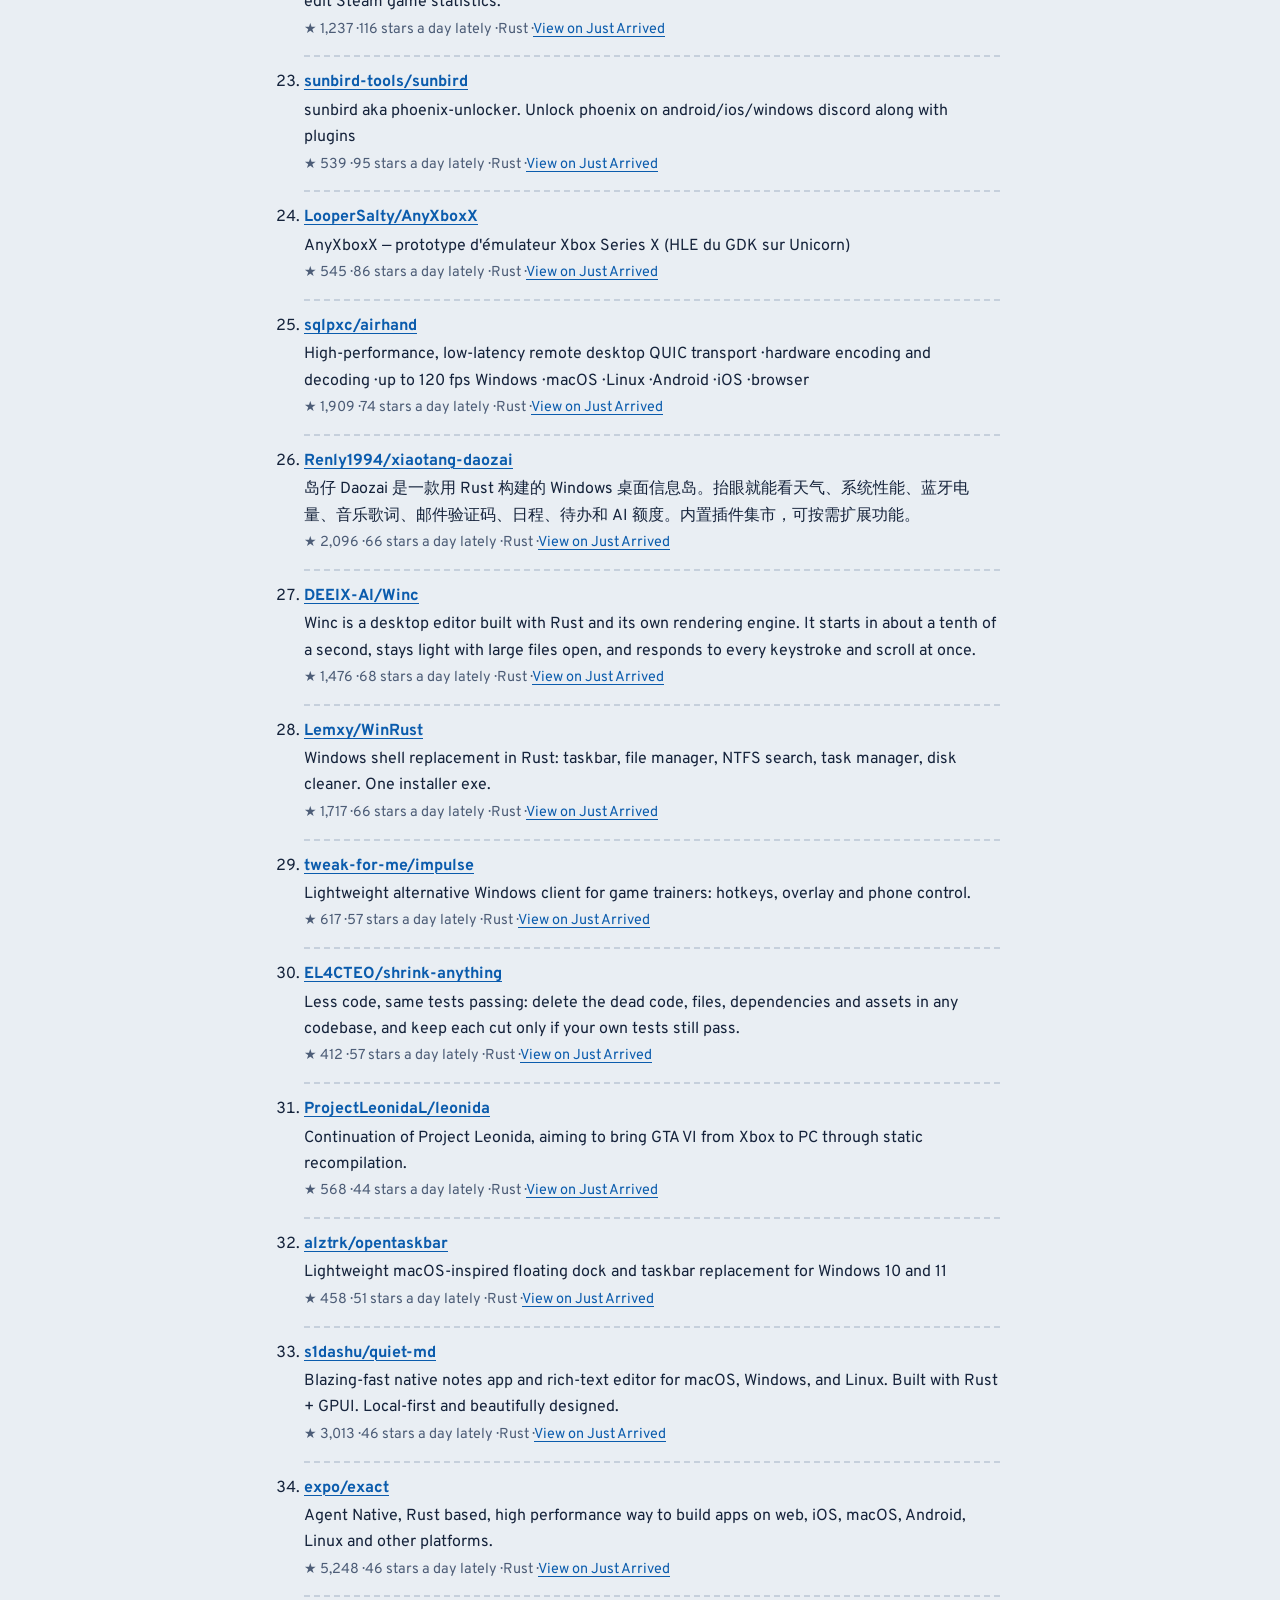
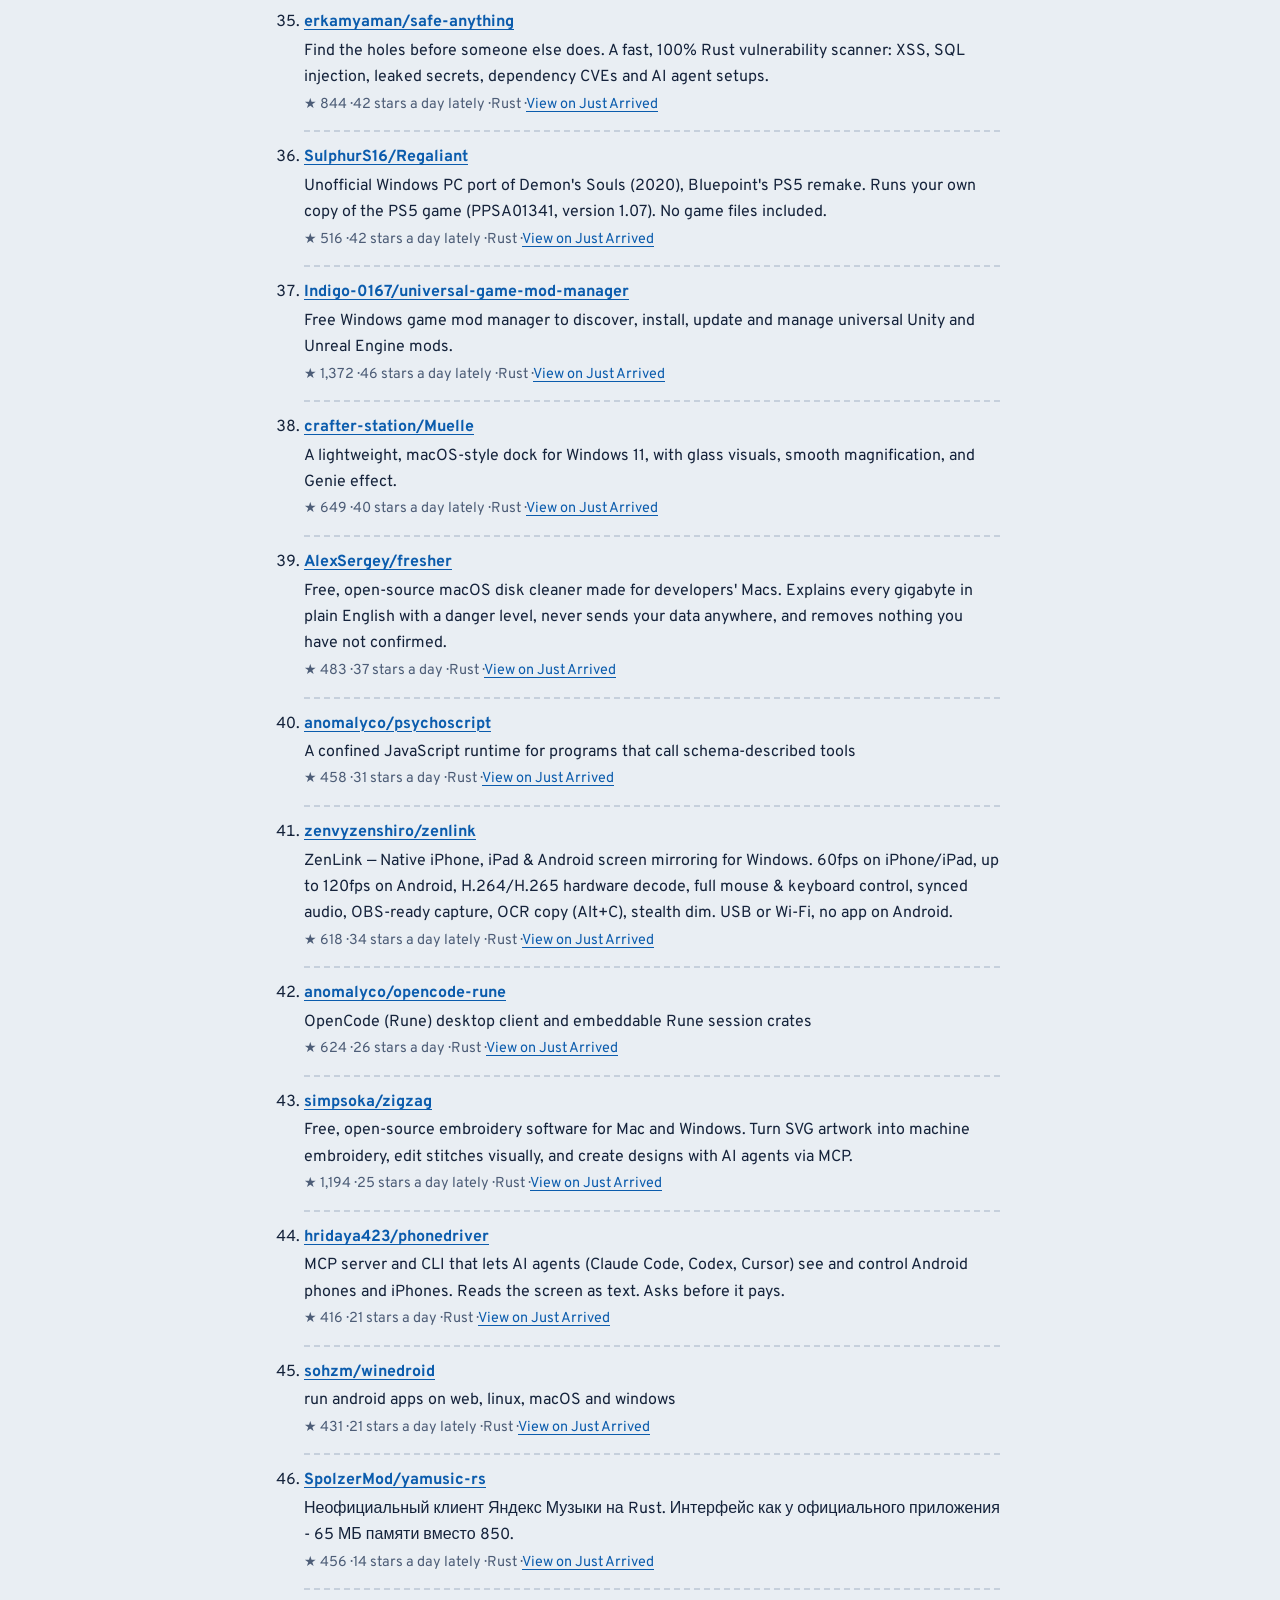
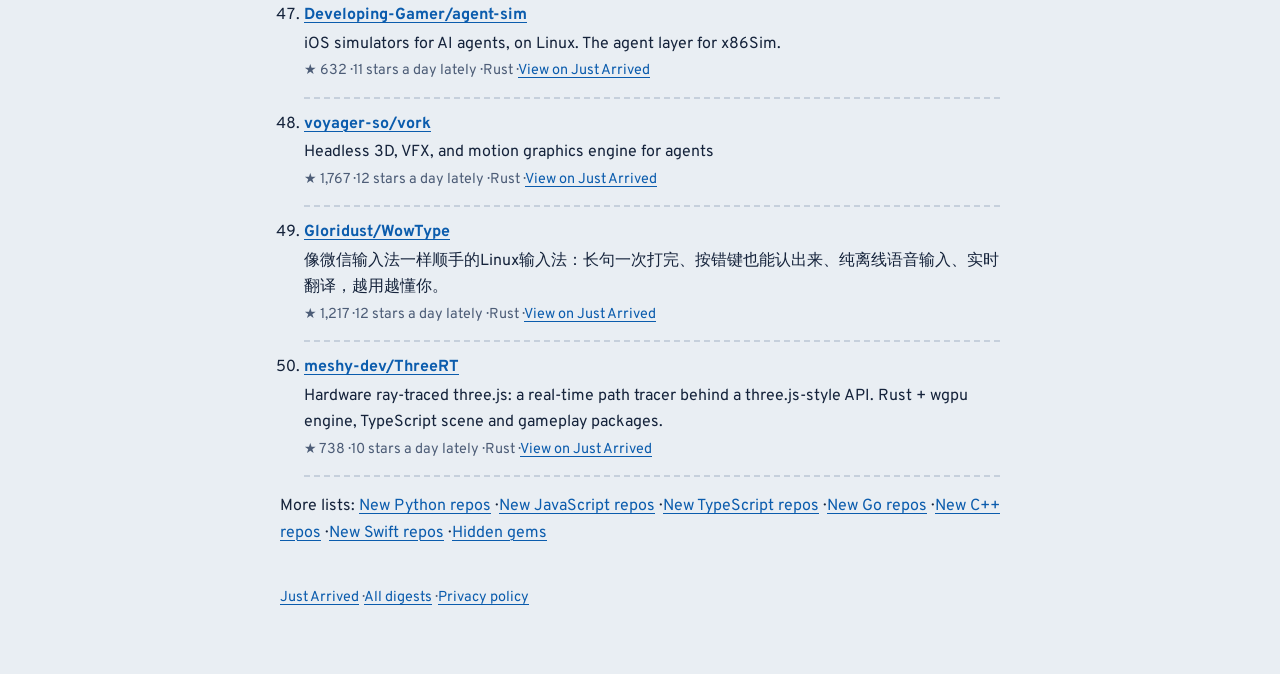
<file: new/rust.html>
<!DOCTYPE html>
<html lang="en">
<head>
<meta charset="UTF-8">
<meta name="viewport" content="width=device-width, initial-scale=1">
<title>New Rust GitHub repos gaining stars — Just Arrived</title>
<meta name="description" content="86 new Rust repositories gaining stars on GitHub in the last 30 days, topped by trustno1-coder/VIctory-NVIDIA with 5,276 stars.">
<link rel="canonical" href="https://sharma-open-source.github.io/just-arrived/new/rust.html">
<meta property="og:type" content="article">
<meta property="og:title" content="New Rust GitHub repos gaining stars — Just Arrived">
<meta property="og:description" content="86 new Rust repositories gaining stars on GitHub in the last 30 days, topped by trustno1-coder/VIctory-NVIDIA with 5,276 stars.">
<meta property="og:url" content="https://sharma-open-source.github.io/just-arrived/new/rust.html">
<meta property="og:image" content="https://sharma-open-source.github.io/just-arrived/og-image.png">
<meta name="twitter:card" content="summary_large_image">
<link rel="stylesheet" href="../theme.css?v=2">
<script async src="https://pagead2.googlesyndication.com/pagead/js/adsbygoogle.js?client=ca-pub-4743008845908654"
     crossorigin="anonymous"></script>
</head>
<body>
<script>
try { const t = localStorage.getItem("ja-theme"); if (t) document.documentElement.dataset.theme = t; } catch (e) {}
</script>
<header class="sign"><div class="in"><a class="logo" href="../"><svg viewBox="0 0 34 34" aria-hidden="true"><rect width="34" height="34" rx="4" fill="#15233b"/><path d="M10 9v14h14M10 23 24 9" fill="none" stroke="#ffc72c" stroke-width="4"/></svg>Just Arrived</a><nav aria-label="Site"><a href="../digest/">Digest</a></nav></div></header>
<main class="doc digest">
<p><a href="../">← Just Arrived</a></p>
<h1>New Rust GitHub repos gaining stars</h1>
<p class="muted">Updated November 28, 2026</p>
<p>Just Arrived found 86 Rust repositories created in the last 30 days with at least 50 stars, ranked by recent growth. <strong>trustno1-coder/VIctory-NVIDIA</strong> ranks first, with 5,276 stars. The median repo has 532 stars. The top 50 are listed here.</p>
<ol>
<li>
<a href="https://github.com/trustno1-coder/VIctory-NVIDIA" rel="noopener nofollow"><strong>trustno1-coder/VIctory-NVIDIA</strong></a>
<p>VIctory (Xbox Series compatibility layer) tuned for NVIDIA RTX cards: Series X at 2560x1440 with DLSS, about 26-30 fps on an RTX 5070, DLSS frame generation 2x-6x, an F1 settings menu and F3 stats panel, open water without dark blocks. Built on many repos combined into one. No game files or NVIDIA files included.</p>
<p class="muted">★ 5,276 · 3,359 stars a day lately · Rust · <a href="../?repo=trustno1-coder%2FVIctory-NVIDIA">View on Just Arrived</a></p>
</li>
<li>
<a href="https://github.com/storytold/craft-anything" rel="noopener nofollow"><strong>storytold/craft-anything</strong></a>
<p>Craft Anything: understand how any software works, and craft your own.</p>
<p class="muted">★ 44,994 · 600 stars a day lately · Rust · <a href="../?repo=storytold%2Fcraft-anything">View on Just Arrived</a></p>
</li>
<li>
<a href="https://github.com/Marvisak/VIctory" rel="noopener nofollow"><strong>Marvisak/VIctory</strong></a>
<p>An attempt at running GTA VI on PC</p>
<p class="muted">★ 13,987 · 486 stars a day lately · Rust · <a href="../?repo=Marvisak%2FVIctory">View on Just Arrived</a></p>
</li>
<li>
<a href="https://github.com/ZigZagBoi1/ScarlettPort" rel="noopener nofollow"><strong>ZigZagBoi1/ScarlettPort</strong></a>
<p>Native PC port layer for an Xbox Series X|S title: the game&#39;s x64 code runs on your CPU and its RDNA2 GPU code is recompiled for your graphics card. Bring your own files.</p>
<p class="muted">★ 1,464 · 615 stars a day lately · Rust · <a href="../?repo=ZigZagBoi1%2FScarlettPort">View on Just Arrived</a></p>
</li>
<li>
<a href="https://github.com/erkamyaman/rust-anything" rel="noopener nofollow"><strong>erkamyaman/rust-anything</strong></a>
<p>Rewrite your app in Rust, piece by piece, checked against the original at every step. Works with TypeScript, JavaScript, Python, Go, Ruby, Java, C, PHP, C#, Kotlin and PowerShell.</p>
<p class="muted">★ 11,002 · 565 stars a day lately · Rust · <a href="../?repo=erkamyaman%2Frust-anything">View on Just Arrived</a></p>
</li>
<li>
<a href="https://github.com/zortos293/XSEmu" rel="noopener nofollow"><strong>zortos293/XSEmu</strong></a>
<p>Experimental Xbox Series X|S (GDK) title runner for Windows, built on the XCL translation layer: D3D12.X to D3D12, RDNA2 shaders to DXIL.</p>
<p class="muted">★ 963 · 385 stars a day lately · Rust · <a href="../?repo=zortos293%2FXSEmu">View on Just Arrived</a></p>
</li>
<li>
<a href="https://github.com/dazacode/vilauncher" rel="noopener nofollow"><strong>dazacode/vilauncher</strong></a>
<p>VILauncher by the VIPortLive team: install, update and play community game projects. You bring your own game build.</p>
<p class="muted">★ 525 · 353 stars a day · Rust · <a href="../?repo=dazacode%2Fvilauncher">View on Just Arrived</a></p>
</li>
<li>
<a href="https://github.com/Minireel/HGhub" rel="noopener nofollow"><strong>Minireel/HGhub</strong></a>
<p>Plug-in media player</p>
<p class="muted">★ 12,296 · 163 stars a day lately · Rust · <a href="../?repo=Minireel%2FHGhub">View on Just Arrived</a></p>
</li>
<li>
<a href="https://github.com/EL4CTEO/fast-anything" rel="noopener nofollow"><strong>EL4CTEO/fast-anything</strong></a>
<p>Don&#39;t rewrite it in Rust. Rewrite the 5% that&#39;s slow: profile your app, port the hot functions with your coding agent, prove they behave the same. Python, JS/TS, Ruby, Java, Kotlin, Go, PHP, C/C++, C#, R.</p>
<p class="muted">★ 4,591 · 251 stars a day lately · Rust · <a href="../?repo=EL4CTEO%2Ffast-anything">View on Just Arrived</a></p>
</li>
<li>
<a href="https://github.com/DoubleGhosty/cool_fox" rel="noopener nofollow"><strong>DoubleGhosty/cool_fox</strong></a>
<p>cool_fox: Leading CGBJ runtime continuation for GTA VI PC - Pareto residency, Wine/Vulkan fixes, FPS unlock, Port 5 CBV</p>
<p class="muted">★ 892 · 177 stars a day lately · Rust · <a href="../?repo=DoubleGhosty%2Fcool_fox">View on Just Arrived</a></p>
</li>
<li>
<a href="https://github.com/libracoder/kiri" rel="noopener nofollow"><strong>libracoder/kiri</strong></a>
<p>A small, fast container runtime for macOS, Windows and Linux with free Ngrok alternative</p>
<p class="muted">★ 14,108 · 203 stars a day lately · Rust · <a href="../?repo=libracoder%2Fkiri">View on Just Arrived</a></p>
</li>
<li>
<a href="https://github.com/Slaktarn700/SlaktarnVI" rel="noopener nofollow"><strong>Slaktarn700/SlaktarnVI</strong></a>
<p>Valhalla, by Slaktarn: an Xbox Series compatibility layer (VIctory fork) for Linux under Proton, tuned for AMD RX 9070 XT. No game files.</p>
<p class="muted">★ 187 · Rust · <a href="../?repo=Slaktarn700%2FSlaktarnVI">View on Just Arrived</a></p>
</li>
<li>
<a href="https://github.com/xcl-dev/xcl" rel="noopener nofollow"><strong>xcl-dev/xcl</strong></a>
<p>Xbox Series compatibility layer for Windows - runs console game code natively, reimplements the console system libraries and recompiles RDNA2 shaders to DXIL</p>
<p class="muted">★ 8,778 · 133 stars a day lately · Rust · <a href="../?repo=xcl-dev%2Fxcl">View on Just Arrived</a></p>
</li>
<li>
<a href="https://github.com/Avaneesh-Inamdar/Stream-Tube-Desktop" rel="noopener nofollow"><strong>Avaneesh-Inamdar/Stream-Tube-Desktop</strong></a>
<p>Native YouTube client for Windows in Rust, with SponsorBlock, DeArrow and Return YouTube Dislike built in</p>
<p class="muted">★ 1,732 · 183 stars a day lately · Rust · <a href="../?repo=Avaneesh-Inamdar%2FStream-Tube-Desktop">View on Just Arrived</a></p>
</li>
<li>
<a href="https://github.com/fxceless/victory-fork" rel="noopener nofollow"><strong>fxceless/victory-fork</strong></a>
<p>Work-in-progress fork of VIctory: getting an Xbox Series title to render and run on a Windows PC. No game files.</p>
<p class="muted">★ 3,377 · 75 stars a day lately · Rust · <a href="../?repo=fxceless%2Fvictory-fork">View on Just Arrived</a></p>
</li>
<li>
<a href="https://github.com/Dragonclavelocity/deadlock-fps-fix" rel="noopener nofollow"><strong>Dragonclavelocity/deadlock-fps-fix</strong></a>
<p>Deadlock FPS boost and settings tool for Windows: FPS presets for your PC, custom FOV, stretched resolution, shader cache clear to fix stutter and lag. Free, open source.</p>
<p class="muted">★ 190 · 176 stars a day · Rust · <a href="../?repo=Dragonclavelocity%2Fdeadlock-fps-fix">View on Just Arrived</a></p>
</li>
<li>
<a href="https://github.com/deterministic-machines/deslop-please" rel="noopener nofollow"><strong>deterministic-machines/deslop-please</strong></a>
<p>Bring (back) sanity to your code</p>
<p class="muted">★ 1,400 · 163 stars a day lately · Rust · <a href="../?repo=deterministic-machines%2Fdeslop-please">View on Just Arrived</a></p>
</li>
<li>
<a href="https://github.com/Koimsurai/Arke" rel="noopener nofollow"><strong>Koimsurai/Arke</strong></a>
<p>A fast, beautiful file explorer for Windows that never makes you wait. Built with Rust and GPUI.</p>
<p class="muted">★ 1,280 · 163 stars a day lately · Rust · <a href="../?repo=Koimsurai%2FArke">View on Just Arrived</a></p>
</li>
<li>
<a href="https://github.com/jamesondh/chimera-vocal-synth" rel="noopener nofollow"><strong>jamesondh/chimera-vocal-synth</strong></a>
<p>the ultimate vocal synthesizer - sing, speak, beatbox, and more</p>
<p class="muted">★ 3,428 · 112 stars a day lately · Rust · <a href="../?repo=jamesondh%2Fchimera-vocal-synth">View on Just Arrived</a></p>
</li>
<li>
<a href="https://github.com/Keel62155/VIctoryUnified" rel="noopener nofollow"><strong>Keel62155/VIctoryUnified</strong></a>
<p>An enhanced fork of VIctory, combining performance optimizations, improved NVIDIA compatibility, advanced shader translation, and rendering fixes from multiple community projects.</p>
<p class="muted">★ 192 · 116 stars a day · Rust · <a href="../?repo=Keel62155%2FVIctoryUnified">View on Just Arrived</a></p>
</li>
<li>
<a href="https://github.com/gelenmedya/rustyfiles" rel="noopener nofollow"><strong>gelenmedya/rustyfiles</strong></a>
<p>A fast file manager for Windows and macOS that never freezes: tabs, dual panes, archives as folders, Quick Look-style previews. A File Explorer and Finder alternative written in Rust.</p>
<p class="muted">★ 810 · 119 stars a day lately · Rust · <a href="../?repo=gelenmedya%2Frustyfiles">View on Just Arrived</a></p>
</li>
<li>
<a href="https://github.com/solv4626/steam-achievement-manager-windows" rel="noopener nofollow"><strong>solv4626/steam-achievement-manager-windows</strong></a>
<p>Free open-source Steam Achievement Manager for Windows to manage game achievements and edit Steam game statistics.</p>
<p class="muted">★ 1,237 · 116 stars a day lately · Rust · <a href="../?repo=solv4626%2Fsteam-achievement-manager-windows">View on Just Arrived</a></p>
</li>
<li>
<a href="https://github.com/sunbird-tools/sunbird" rel="noopener nofollow"><strong>sunbird-tools/sunbird</strong></a>
<p>sunbird aka phoenix-unlocker. Unlock phoenix on android/ios/windows discord along with plugins</p>
<p class="muted">★ 539 · 95 stars a day lately · Rust · <a href="../?repo=sunbird-tools%2Fsunbird">View on Just Arrived</a></p>
</li>
<li>
<a href="https://github.com/LooperSalty/AnyXboxX" rel="noopener nofollow"><strong>LooperSalty/AnyXboxX</strong></a>
<p>AnyXboxX — prototype d&#39;émulateur Xbox Series X (HLE du GDK sur Unicorn)</p>
<p class="muted">★ 545 · 86 stars a day lately · Rust · <a href="../?repo=LooperSalty%2FAnyXboxX">View on Just Arrived</a></p>
</li>
<li>
<a href="https://github.com/sqlpxc/airhand" rel="noopener nofollow"><strong>sqlpxc/airhand</strong></a>
<p>High-performance, low-latency remote desktop QUIC transport · hardware encoding and decoding · up to 120 fps Windows · macOS · Linux · Android · iOS · browser</p>
<p class="muted">★ 1,909 · 74 stars a day lately · Rust · <a href="../?repo=sqlpxc%2Fairhand">View on Just Arrived</a></p>
</li>
<li>
<a href="https://github.com/Renly1994/xiaotang-daozai" rel="noopener nofollow"><strong>Renly1994/xiaotang-daozai</strong></a>
<p>岛仔 Daozai 是一款用 Rust 构建的 Windows 桌面信息岛。抬眼就能看天气、系统性能、蓝牙电量、音乐歌词、邮件验证码、日程、待办和 AI 额度。内置插件集市，可按需扩展功能。</p>
<p class="muted">★ 2,096 · 66 stars a day lately · Rust · <a href="../?repo=Renly1994%2Fxiaotang-daozai">View on Just Arrived</a></p>
</li>
<li>
<a href="https://github.com/DEEIX-AI/Winc" rel="noopener nofollow"><strong>DEEIX-AI/Winc</strong></a>
<p>Winc is a desktop editor built with Rust and its own rendering engine. It starts in about a tenth of a second, stays light with large files open, and responds to every keystroke and scroll at once.</p>
<p class="muted">★ 1,476 · 68 stars a day lately · Rust · <a href="../?repo=DEEIX-AI%2FWinc">View on Just Arrived</a></p>
</li>
<li>
<a href="https://github.com/Lemxy/WinRust" rel="noopener nofollow"><strong>Lemxy/WinRust</strong></a>
<p>Windows shell replacement in Rust: taskbar, file manager, NTFS search, task manager, disk cleaner. One installer exe.</p>
<p class="muted">★ 1,717 · 66 stars a day lately · Rust · <a href="../?repo=Lemxy%2FWinRust">View on Just Arrived</a></p>
</li>
<li>
<a href="https://github.com/tweak-for-me/impulse" rel="noopener nofollow"><strong>tweak-for-me/impulse</strong></a>
<p>Lightweight alternative Windows client for game trainers: hotkeys, overlay and phone control.</p>
<p class="muted">★ 617 · 57 stars a day lately · Rust · <a href="../?repo=tweak-for-me%2Fimpulse">View on Just Arrived</a></p>
</li>
<li>
<a href="https://github.com/EL4CTEO/shrink-anything" rel="noopener nofollow"><strong>EL4CTEO/shrink-anything</strong></a>
<p>Less code, same tests passing: delete the dead code, files, dependencies and assets in any codebase, and keep each cut only if your own tests still pass.</p>
<p class="muted">★ 412 · 57 stars a day lately · Rust · <a href="../?repo=EL4CTEO%2Fshrink-anything">View on Just Arrived</a></p>
</li>
<li>
<a href="https://github.com/ProjectLeonidaL/leonida" rel="noopener nofollow"><strong>ProjectLeonidaL/leonida</strong></a>
<p>Continuation of Project Leonida, aiming to bring GTA VI from Xbox to PC through static recompilation.</p>
<p class="muted">★ 568 · 44 stars a day lately · Rust · <a href="../?repo=ProjectLeonidaL%2Fleonida">View on Just Arrived</a></p>
</li>
<li>
<a href="https://github.com/alztrk/opentaskbar" rel="noopener nofollow"><strong>alztrk/opentaskbar</strong></a>
<p>Lightweight macOS-inspired floating dock and taskbar replacement for Windows 10 and 11</p>
<p class="muted">★ 458 · 51 stars a day lately · Rust · <a href="../?repo=alztrk%2Fopentaskbar">View on Just Arrived</a></p>
</li>
<li>
<a href="https://github.com/s1dashu/quiet-md" rel="noopener nofollow"><strong>s1dashu/quiet-md</strong></a>
<p>Blazing-fast native notes app and rich-text editor for macOS, Windows, and Linux. Built with Rust + GPUI. Local-first and beautifully designed.</p>
<p class="muted">★ 3,013 · 46 stars a day lately · Rust · <a href="../?repo=s1dashu%2Fquiet-md">View on Just Arrived</a></p>
</li>
<li>
<a href="https://github.com/expo/exact" rel="noopener nofollow"><strong>expo/exact</strong></a>
<p>Agent Native, Rust based, high performance way to build apps on web, iOS, macOS, Android, Linux and other platforms. </p>
<p class="muted">★ 5,248 · 46 stars a day lately · Rust · <a href="../?repo=expo%2Fexact">View on Just Arrived</a></p>
</li>
<li>
<a href="https://github.com/erkamyaman/safe-anything" rel="noopener nofollow"><strong>erkamyaman/safe-anything</strong></a>
<p>Find the holes before someone else does. A fast, 100% Rust vulnerability scanner: XSS, SQL injection, leaked secrets, dependency CVEs and AI agent setups.</p>
<p class="muted">★ 844 · 42 stars a day lately · Rust · <a href="../?repo=erkamyaman%2Fsafe-anything">View on Just Arrived</a></p>
</li>
<li>
<a href="https://github.com/SulphurS16/Regaliant" rel="noopener nofollow"><strong>SulphurS16/Regaliant</strong></a>
<p>Unofficial Windows PC port of Demon&#39;s Souls (2020), Bluepoint&#39;s PS5 remake. Runs your own copy of the PS5 game (PPSA01341, version 1.07). No game files included.</p>
<p class="muted">★ 516 · 42 stars a day lately · Rust · <a href="../?repo=SulphurS16%2FRegaliant">View on Just Arrived</a></p>
</li>
<li>
<a href="https://github.com/Indigo-0167/universal-game-mod-manager" rel="noopener nofollow"><strong>Indigo-0167/universal-game-mod-manager</strong></a>
<p>Free Windows game mod manager to discover, install, update and manage universal Unity and Unreal Engine mods.</p>
<p class="muted">★ 1,372 · 46 stars a day lately · Rust · <a href="../?repo=Indigo-0167%2Funiversal-game-mod-manager">View on Just Arrived</a></p>
</li>
<li>
<a href="https://github.com/crafter-station/Muelle" rel="noopener nofollow"><strong>crafter-station/Muelle</strong></a>
<p>A lightweight, macOS-style dock for Windows 11, with glass visuals, smooth magnification, and Genie effect.</p>
<p class="muted">★ 649 · 40 stars a day lately · Rust · <a href="../?repo=crafter-station%2FMuelle">View on Just Arrived</a></p>
</li>
<li>
<a href="https://github.com/AlexSergey/fresher" rel="noopener nofollow"><strong>AlexSergey/fresher</strong></a>
<p>Free, open-source macOS disk cleaner made for developers&#39; Macs. Explains every gigabyte in plain English with a danger level, never sends your data anywhere, and removes nothing you have not confirmed.</p>
<p class="muted">★ 483 · 37 stars a day · Rust · <a href="../?repo=AlexSergey%2Ffresher">View on Just Arrived</a></p>
</li>
<li>
<a href="https://github.com/anomalyco/psychoscript" rel="noopener nofollow"><strong>anomalyco/psychoscript</strong></a>
<p>A confined JavaScript runtime for programs that call schema-described tools</p>
<p class="muted">★ 458 · 31 stars a day · Rust · <a href="../?repo=anomalyco%2Fpsychoscript">View on Just Arrived</a></p>
</li>
<li>
<a href="https://github.com/zenvyzenshiro/zenlink" rel="noopener nofollow"><strong>zenvyzenshiro/zenlink</strong></a>
<p>ZenLink — Native iPhone, iPad &amp; Android screen mirroring for Windows. 60fps on iPhone/iPad, up to 120fps on Android, H.264/H.265 hardware decode, full mouse &amp; keyboard control, synced audio, OBS-ready capture, OCR copy (Alt+C), stealth dim. USB or Wi-Fi, no app on Android.</p>
<p class="muted">★ 618 · 34 stars a day lately · Rust · <a href="../?repo=zenvyzenshiro%2Fzenlink">View on Just Arrived</a></p>
</li>
<li>
<a href="https://github.com/anomalyco/opencode-rune" rel="noopener nofollow"><strong>anomalyco/opencode-rune</strong></a>
<p>OpenCode (Rune) desktop client and embeddable Rune session crates</p>
<p class="muted">★ 624 · 26 stars a day · Rust · <a href="../?repo=anomalyco%2Fopencode-rune">View on Just Arrived</a></p>
</li>
<li>
<a href="https://github.com/simpsoka/zigzag" rel="noopener nofollow"><strong>simpsoka/zigzag</strong></a>
<p>Free, open-source embroidery software for Mac and Windows. Turn SVG artwork into machine embroidery, edit stitches visually, and create designs with AI agents via MCP.</p>
<p class="muted">★ 1,194 · 25 stars a day lately · Rust · <a href="../?repo=simpsoka%2Fzigzag">View on Just Arrived</a></p>
</li>
<li>
<a href="https://github.com/hridaya423/phonedriver" rel="noopener nofollow"><strong>hridaya423/phonedriver</strong></a>
<p>MCP server and CLI that lets AI agents (Claude Code, Codex, Cursor) see and control Android phones and iPhones. Reads the screen as text. Asks before it pays.</p>
<p class="muted">★ 416 · 21 stars a day · Rust · <a href="../?repo=hridaya423%2Fphonedriver">View on Just Arrived</a></p>
</li>
<li>
<a href="https://github.com/sohzm/winedroid" rel="noopener nofollow"><strong>sohzm/winedroid</strong></a>
<p>run android apps on web, linux, macOS and windows</p>
<p class="muted">★ 431 · 21 stars a day lately · Rust · <a href="../?repo=sohzm%2Fwinedroid">View on Just Arrived</a></p>
</li>
<li>
<a href="https://github.com/SpolzerMod/yamusic-rs" rel="noopener nofollow"><strong>SpolzerMod/yamusic-rs</strong></a>
<p>Неофициальный клиент Яндекс Музыки на Rust. Интерфейс как у официального приложения - 65 МБ памяти вместо 850.</p>
<p class="muted">★ 456 · 14 stars a day lately · Rust · <a href="../?repo=SpolzerMod%2Fyamusic-rs">View on Just Arrived</a></p>
</li>
<li>
<a href="https://github.com/Developing-Gamer/agent-sim" rel="noopener nofollow"><strong>Developing-Gamer/agent-sim</strong></a>
<p>iOS simulators for AI agents, on Linux. The agent layer for x86Sim.</p>
<p class="muted">★ 632 · 11 stars a day lately · Rust · <a href="../?repo=Developing-Gamer%2Fagent-sim">View on Just Arrived</a></p>
</li>
<li>
<a href="https://github.com/voyager-so/vork" rel="noopener nofollow"><strong>voyager-so/vork</strong></a>
<p>Headless 3D, VFX, and motion graphics engine for agents</p>
<p class="muted">★ 1,767 · 12 stars a day lately · Rust · <a href="../?repo=voyager-so%2Fvork">View on Just Arrived</a></p>
</li>
<li>
<a href="https://github.com/Gloridust/WowType" rel="noopener nofollow"><strong>Gloridust/WowType</strong></a>
<p>像微信输入法一样顺手的Linux输入法：长句一次打完、按错键也能认出来、纯离线语音输入、实时翻译，越用越懂你。</p>
<p class="muted">★ 1,217 · 12 stars a day lately · Rust · <a href="../?repo=Gloridust%2FWowType">View on Just Arrived</a></p>
</li>
<li>
<a href="https://github.com/meshy-dev/ThreeRT" rel="noopener nofollow"><strong>meshy-dev/ThreeRT</strong></a>
<p>Hardware ray-traced three.js: a real-time path tracer behind a three.js-style API. Rust + wgpu engine, TypeScript scene and gameplay packages.</p>
<p class="muted">★ 738 · 10 stars a day lately · Rust · <a href="../?repo=meshy-dev%2FThreeRT">View on Just Arrived</a></p>
</li>
</ol>
<p>More lists: <a href="python.html">New Python repos</a> · <a href="javascript.html">New JavaScript repos</a> · <a href="typescript.html">New TypeScript repos</a> · <a href="go.html">New Go repos</a> · <a href="cpp.html">New C++ repos</a> · <a href="swift.html">New Swift repos</a> · <a href="hidden-gems.html">Hidden gems</a></p>
<footer class="muted"><a href="../">Just Arrived</a> · <a href="../digest/">All digests</a> · <a href="../privacy.html">Privacy policy</a></footer>
</main>
</body>
</html>
</file>
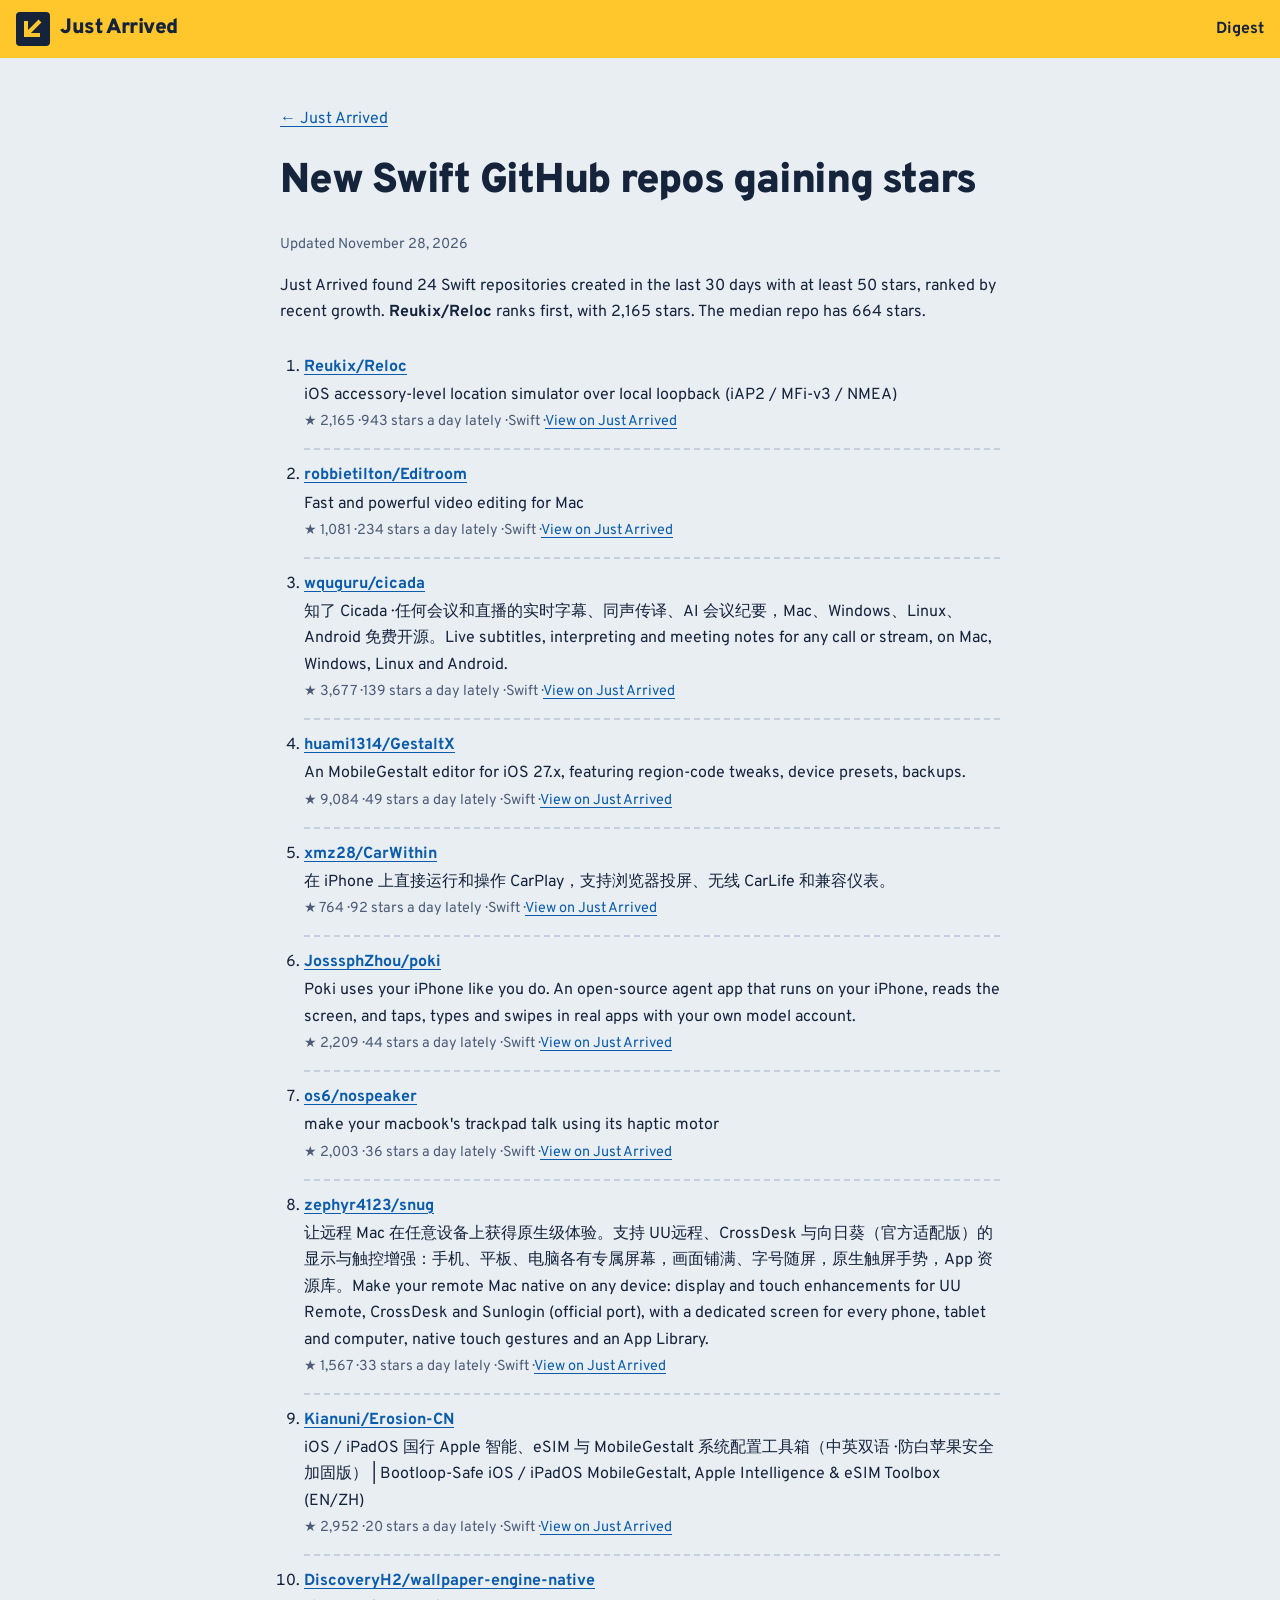
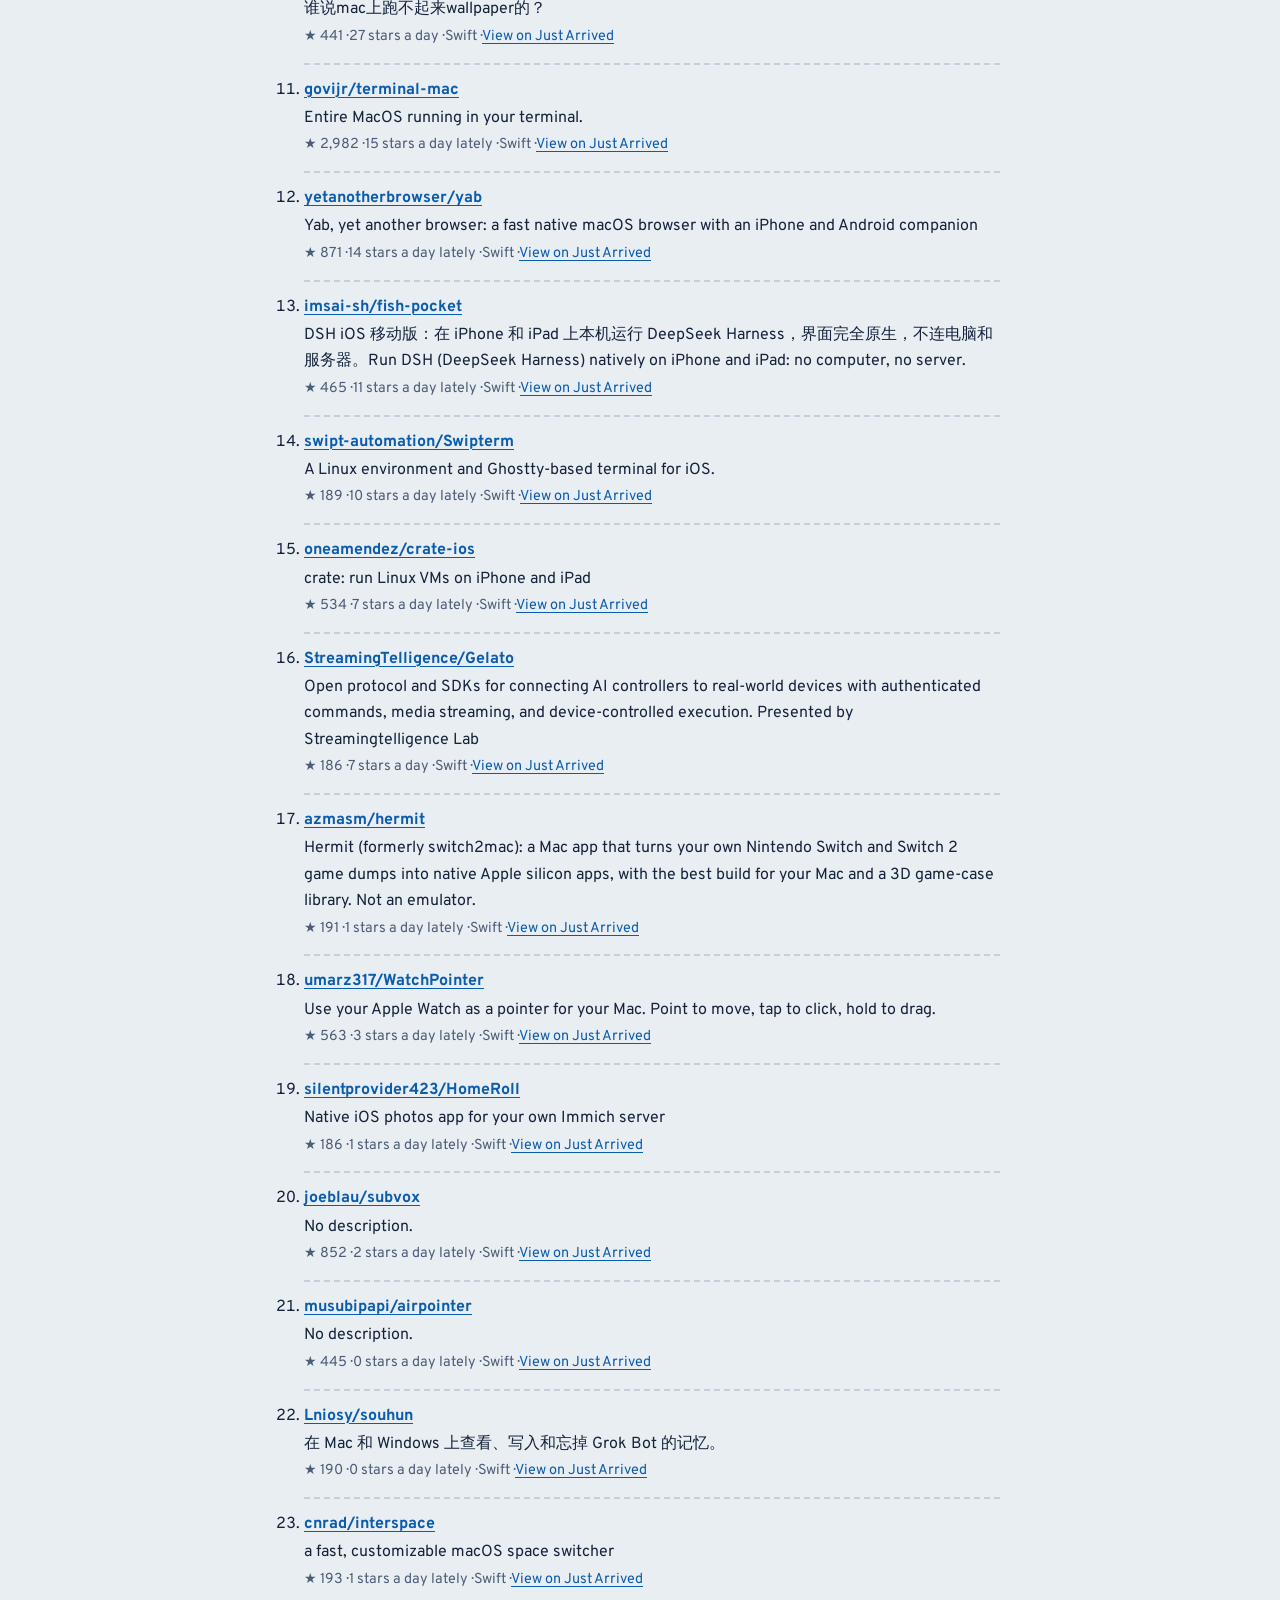
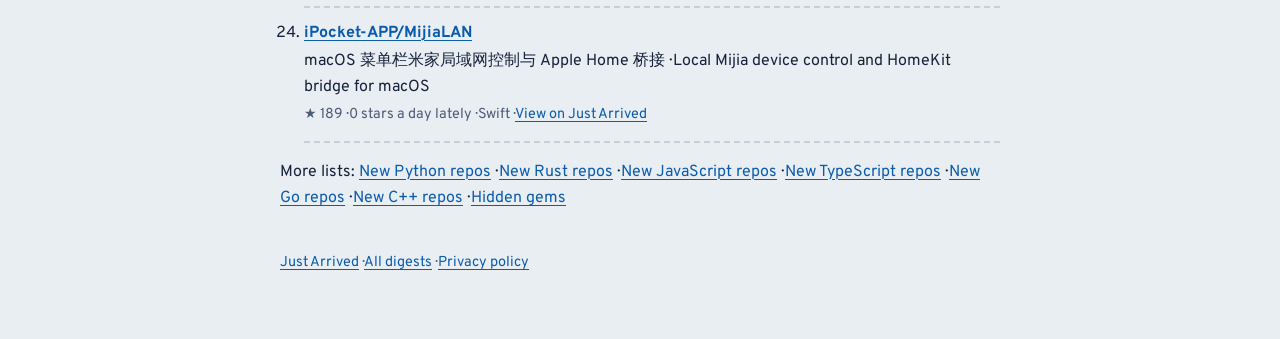
<file: new/swift.html>
<!DOCTYPE html>
<html lang="en">
<head>
<meta charset="UTF-8">
<meta name="viewport" content="width=device-width, initial-scale=1">
<title>New Swift GitHub repos gaining stars — Just Arrived</title>
<meta name="description" content="24 new Swift repositories gaining stars on GitHub in the last 30 days, topped by Reukix/Reloc with 2,165 stars.">
<link rel="canonical" href="https://sharma-open-source.github.io/just-arrived/new/swift.html">
<meta property="og:type" content="article">
<meta property="og:title" content="New Swift GitHub repos gaining stars — Just Arrived">
<meta property="og:description" content="24 new Swift repositories gaining stars on GitHub in the last 30 days, topped by Reukix/Reloc with 2,165 stars.">
<meta property="og:url" content="https://sharma-open-source.github.io/just-arrived/new/swift.html">
<meta property="og:image" content="https://sharma-open-source.github.io/just-arrived/og-image.png">
<meta name="twitter:card" content="summary_large_image">
<link rel="stylesheet" href="../theme.css?v=2">
<script async src="https://pagead2.googlesyndication.com/pagead/js/adsbygoogle.js?client=ca-pub-4743008845908654"
     crossorigin="anonymous"></script>
</head>
<body>
<script>
try { const t = localStorage.getItem("ja-theme"); if (t) document.documentElement.dataset.theme = t; } catch (e) {}
</script>
<header class="sign"><div class="in"><a class="logo" href="../"><svg viewBox="0 0 34 34" aria-hidden="true"><rect width="34" height="34" rx="4" fill="#15233b"/><path d="M10 9v14h14M10 23 24 9" fill="none" stroke="#ffc72c" stroke-width="4"/></svg>Just Arrived</a><nav aria-label="Site"><a href="../digest/">Digest</a></nav></div></header>
<main class="doc digest">
<p><a href="../">← Just Arrived</a></p>
<h1>New Swift GitHub repos gaining stars</h1>
<p class="muted">Updated November 28, 2026</p>
<p>Just Arrived found 24 Swift repositories created in the last 30 days with at least 50 stars, ranked by recent growth. <strong>Reukix/Reloc</strong> ranks first, with 2,165 stars. The median repo has 664 stars.</p>
<ol>
<li>
<a href="https://github.com/Reukix/Reloc" rel="noopener nofollow"><strong>Reukix/Reloc</strong></a>
<p>iOS accessory-level location simulator over local loopback (iAP2 / MFi-v3 / NMEA)</p>
<p class="muted">★ 2,165 · 943 stars a day lately · Swift · <a href="../?repo=Reukix%2FReloc">View on Just Arrived</a></p>
</li>
<li>
<a href="https://github.com/robbietilton/Editroom" rel="noopener nofollow"><strong>robbietilton/Editroom</strong></a>
<p>Fast and powerful video editing for Mac</p>
<p class="muted">★ 1,081 · 234 stars a day lately · Swift · <a href="../?repo=robbietilton%2FEditroom">View on Just Arrived</a></p>
</li>
<li>
<a href="https://github.com/wquguru/cicada" rel="noopener nofollow"><strong>wquguru/cicada</strong></a>
<p>知了 Cicada · 任何会议和直播的实时字幕、同声传译、AI 会议纪要，Mac、Windows、Linux、Android 免费开源。Live subtitles, interpreting and meeting notes for any call or stream, on Mac, Windows, Linux and Android.</p>
<p class="muted">★ 3,677 · 139 stars a day lately · Swift · <a href="../?repo=wquguru%2Fcicada">View on Just Arrived</a></p>
</li>
<li>
<a href="https://github.com/huami1314/GestaltX" rel="noopener nofollow"><strong>huami1314/GestaltX</strong></a>
<p>An MobileGestalt editor for iOS 27.x, featuring region-code tweaks, device presets, backups.</p>
<p class="muted">★ 9,084 · 49 stars a day lately · Swift · <a href="../?repo=huami1314%2FGestaltX">View on Just Arrived</a></p>
</li>
<li>
<a href="https://github.com/xmz28/CarWithin" rel="noopener nofollow"><strong>xmz28/CarWithin</strong></a>
<p>在 iPhone 上直接运行和操作 CarPlay，支持浏览器投屏、无线 CarLife 和兼容仪表。</p>
<p class="muted">★ 764 · 92 stars a day lately · Swift · <a href="../?repo=xmz28%2FCarWithin">View on Just Arrived</a></p>
</li>
<li>
<a href="https://github.com/JosssphZhou/poki" rel="noopener nofollow"><strong>JosssphZhou/poki</strong></a>
<p>Poki uses your iPhone like you do. An open-source agent app that runs on your iPhone, reads the screen, and taps, types and swipes in real apps with your own model account.</p>
<p class="muted">★ 2,209 · 44 stars a day lately · Swift · <a href="../?repo=JosssphZhou%2Fpoki">View on Just Arrived</a></p>
</li>
<li>
<a href="https://github.com/os6/nospeaker" rel="noopener nofollow"><strong>os6/nospeaker</strong></a>
<p>make your macbook&#39;s trackpad talk using its haptic motor</p>
<p class="muted">★ 2,003 · 36 stars a day lately · Swift · <a href="../?repo=os6%2Fnospeaker">View on Just Arrived</a></p>
</li>
<li>
<a href="https://github.com/zephyr4123/snug" rel="noopener nofollow"><strong>zephyr4123/snug</strong></a>
<p>让远程 Mac 在任意设备上获得原生级体验。支持 UU远程、CrossDesk 与向日葵（官方适配版）的显示与触控增强：手机、平板、电脑各有专属屏幕，画面铺满、字号随屏，原生触屏手势，App 资源库。Make your remote Mac native on any device: display and touch enhancements for UU Remote, CrossDesk and Sunlogin (official port), with a dedicated screen for every phone, tablet and computer, native touch gestures and an App Library.</p>
<p class="muted">★ 1,567 · 33 stars a day lately · Swift · <a href="../?repo=zephyr4123%2Fsnug">View on Just Arrived</a></p>
</li>
<li>
<a href="https://github.com/Kianuni/Erosion-CN" rel="noopener nofollow"><strong>Kianuni/Erosion-CN</strong></a>
<p>iOS / iPadOS 国行 Apple 智能、eSIM 与 MobileGestalt 系统配置工具箱（中英双语 · 防白苹果安全加固版） | Bootloop-Safe iOS / iPadOS MobileGestalt, Apple Intelligence &amp; eSIM Toolbox (EN/ZH)</p>
<p class="muted">★ 2,952 · 20 stars a day lately · Swift · <a href="../?repo=Kianuni%2FErosion-CN">View on Just Arrived</a></p>
</li>
<li>
<a href="https://github.com/DiscoveryH2/wallpaper-engine-native" rel="noopener nofollow"><strong>DiscoveryH2/wallpaper-engine-native</strong></a>
<p>谁说mac上跑不起来wallpaper的？</p>
<p class="muted">★ 441 · 27 stars a day · Swift · <a href="../?repo=DiscoveryH2%2Fwallpaper-engine-native">View on Just Arrived</a></p>
</li>
<li>
<a href="https://github.com/govijr/terminal-mac" rel="noopener nofollow"><strong>govijr/terminal-mac</strong></a>
<p>Entire MacOS running in your terminal.</p>
<p class="muted">★ 2,982 · 15 stars a day lately · Swift · <a href="../?repo=govijr%2Fterminal-mac">View on Just Arrived</a></p>
</li>
<li>
<a href="https://github.com/yetanotherbrowser/yab" rel="noopener nofollow"><strong>yetanotherbrowser/yab</strong></a>
<p>Yab, yet another browser: a fast native macOS browser with an iPhone and Android companion</p>
<p class="muted">★ 871 · 14 stars a day lately · Swift · <a href="../?repo=yetanotherbrowser%2Fyab">View on Just Arrived</a></p>
</li>
<li>
<a href="https://github.com/imsai-sh/fish-pocket" rel="noopener nofollow"><strong>imsai-sh/fish-pocket</strong></a>
<p>DSH iOS 移动版：在 iPhone 和 iPad 上本机运行 DeepSeek Harness，界面完全原生，不连电脑和服务器。Run DSH (DeepSeek Harness) natively on iPhone and iPad: no computer, no server.</p>
<p class="muted">★ 465 · 11 stars a day lately · Swift · <a href="../?repo=imsai-sh%2Ffish-pocket">View on Just Arrived</a></p>
</li>
<li>
<a href="https://github.com/swipt-automation/Swipterm" rel="noopener nofollow"><strong>swipt-automation/Swipterm</strong></a>
<p>A Linux environment and Ghostty-based terminal for iOS.</p>
<p class="muted">★ 189 · 10 stars a day lately · Swift · <a href="../?repo=swipt-automation%2FSwipterm">View on Just Arrived</a></p>
</li>
<li>
<a href="https://github.com/oneamendez/crate-ios" rel="noopener nofollow"><strong>oneamendez/crate-ios</strong></a>
<p>crate: run Linux VMs on iPhone and iPad</p>
<p class="muted">★ 534 · 7 stars a day lately · Swift · <a href="../?repo=oneamendez%2Fcrate-ios">View on Just Arrived</a></p>
</li>
<li>
<a href="https://github.com/StreamingTelligence/Gelato" rel="noopener nofollow"><strong>StreamingTelligence/Gelato</strong></a>
<p>Open protocol and SDKs for connecting AI controllers to real-world devices with authenticated commands, media streaming, and device-controlled execution. Presented by Streamingtelligence Lab</p>
<p class="muted">★ 186 · 7 stars a day · Swift · <a href="../?repo=StreamingTelligence%2FGelato">View on Just Arrived</a></p>
</li>
<li>
<a href="https://github.com/azmasm/hermit" rel="noopener nofollow"><strong>azmasm/hermit</strong></a>
<p>Hermit (formerly switch2mac): a Mac app that turns your own Nintendo Switch and Switch 2 game dumps into native Apple silicon apps, with the best build for your Mac and a 3D game-case library. Not an emulator.</p>
<p class="muted">★ 191 · 1 stars a day lately · Swift · <a href="../?repo=azmasm%2Fhermit">View on Just Arrived</a></p>
</li>
<li>
<a href="https://github.com/umarz317/WatchPointer" rel="noopener nofollow"><strong>umarz317/WatchPointer</strong></a>
<p>Use your Apple Watch as a pointer for your Mac. Point to move, tap to click, hold to drag.</p>
<p class="muted">★ 563 · 3 stars a day lately · Swift · <a href="../?repo=umarz317%2FWatchPointer">View on Just Arrived</a></p>
</li>
<li>
<a href="https://github.com/silentprovider423/HomeRoll" rel="noopener nofollow"><strong>silentprovider423/HomeRoll</strong></a>
<p>Native iOS photos app for your own Immich server</p>
<p class="muted">★ 186 · 1 stars a day lately · Swift · <a href="../?repo=silentprovider423%2FHomeRoll">View on Just Arrived</a></p>
</li>
<li>
<a href="https://github.com/joeblau/subvox" rel="noopener nofollow"><strong>joeblau/subvox</strong></a>
<p>No description.</p>
<p class="muted">★ 852 · 2 stars a day lately · Swift · <a href="../?repo=joeblau%2Fsubvox">View on Just Arrived</a></p>
</li>
<li>
<a href="https://github.com/musubipapi/airpointer" rel="noopener nofollow"><strong>musubipapi/airpointer</strong></a>
<p>No description.</p>
<p class="muted">★ 445 · 0 stars a day lately · Swift · <a href="../?repo=musubipapi%2Fairpointer">View on Just Arrived</a></p>
</li>
<li>
<a href="https://github.com/Lniosy/souhun" rel="noopener nofollow"><strong>Lniosy/souhun</strong></a>
<p>在 Mac 和 Windows 上查看、写入和忘掉 Grok Bot 的记忆。</p>
<p class="muted">★ 190 · 0 stars a day lately · Swift · <a href="../?repo=Lniosy%2Fsouhun">View on Just Arrived</a></p>
</li>
<li>
<a href="https://github.com/cnrad/interspace" rel="noopener nofollow"><strong>cnrad/interspace</strong></a>
<p>a fast, customizable macOS space switcher</p>
<p class="muted">★ 193 · 1 stars a day lately · Swift · <a href="../?repo=cnrad%2Finterspace">View on Just Arrived</a></p>
</li>
<li>
<a href="https://github.com/iPocket-APP/MijiaLAN" rel="noopener nofollow"><strong>iPocket-APP/MijiaLAN</strong></a>
<p>macOS 菜单栏米家局域网控制与 Apple Home 桥接 · Local Mijia device control and HomeKit bridge for macOS</p>
<p class="muted">★ 189 · 0 stars a day lately · Swift · <a href="../?repo=iPocket-APP%2FMijiaLAN">View on Just Arrived</a></p>
</li>
</ol>
<p>More lists: <a href="python.html">New Python repos</a> · <a href="rust.html">New Rust repos</a> · <a href="javascript.html">New JavaScript repos</a> · <a href="typescript.html">New TypeScript repos</a> · <a href="go.html">New Go repos</a> · <a href="cpp.html">New C++ repos</a> · <a href="hidden-gems.html">Hidden gems</a></p>
<footer class="muted"><a href="../">Just Arrived</a> · <a href="../digest/">All digests</a> · <a href="../privacy.html">Privacy policy</a></footer>
</main>
</body>
</html>
</file>
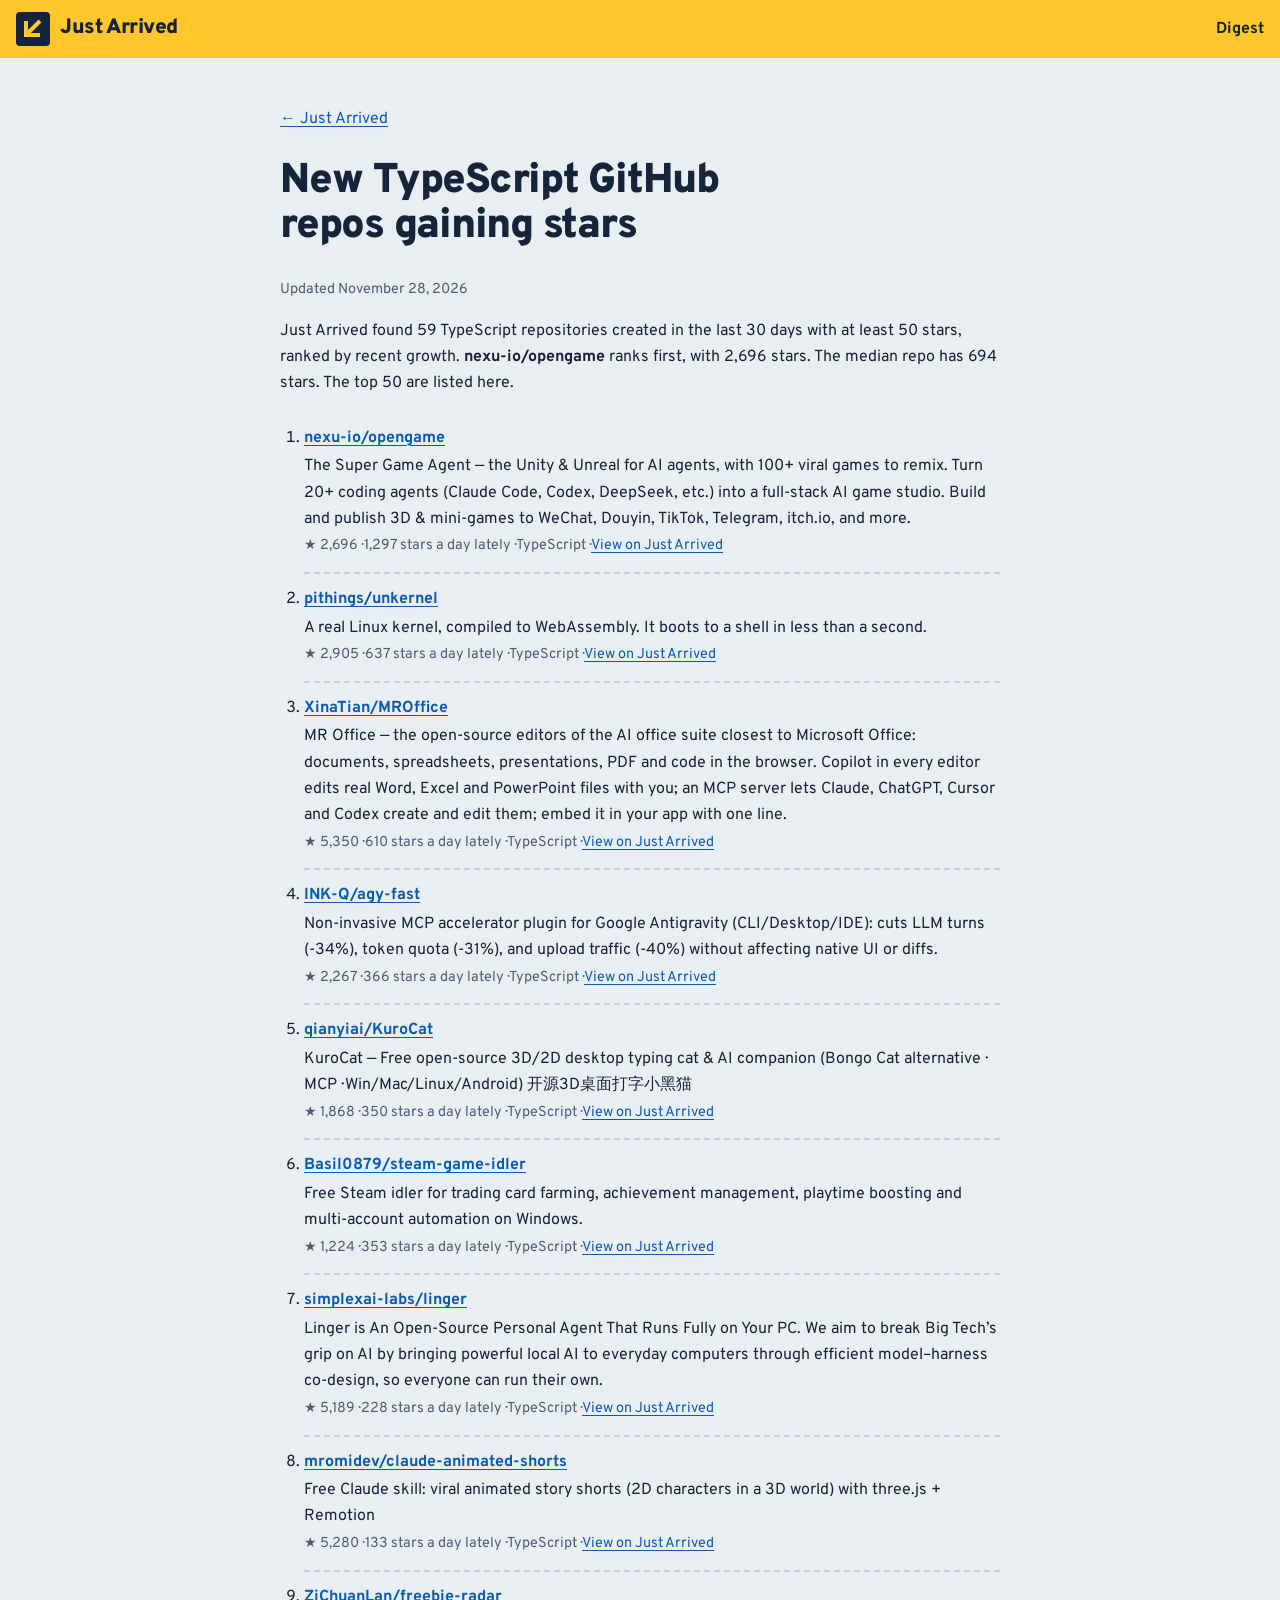
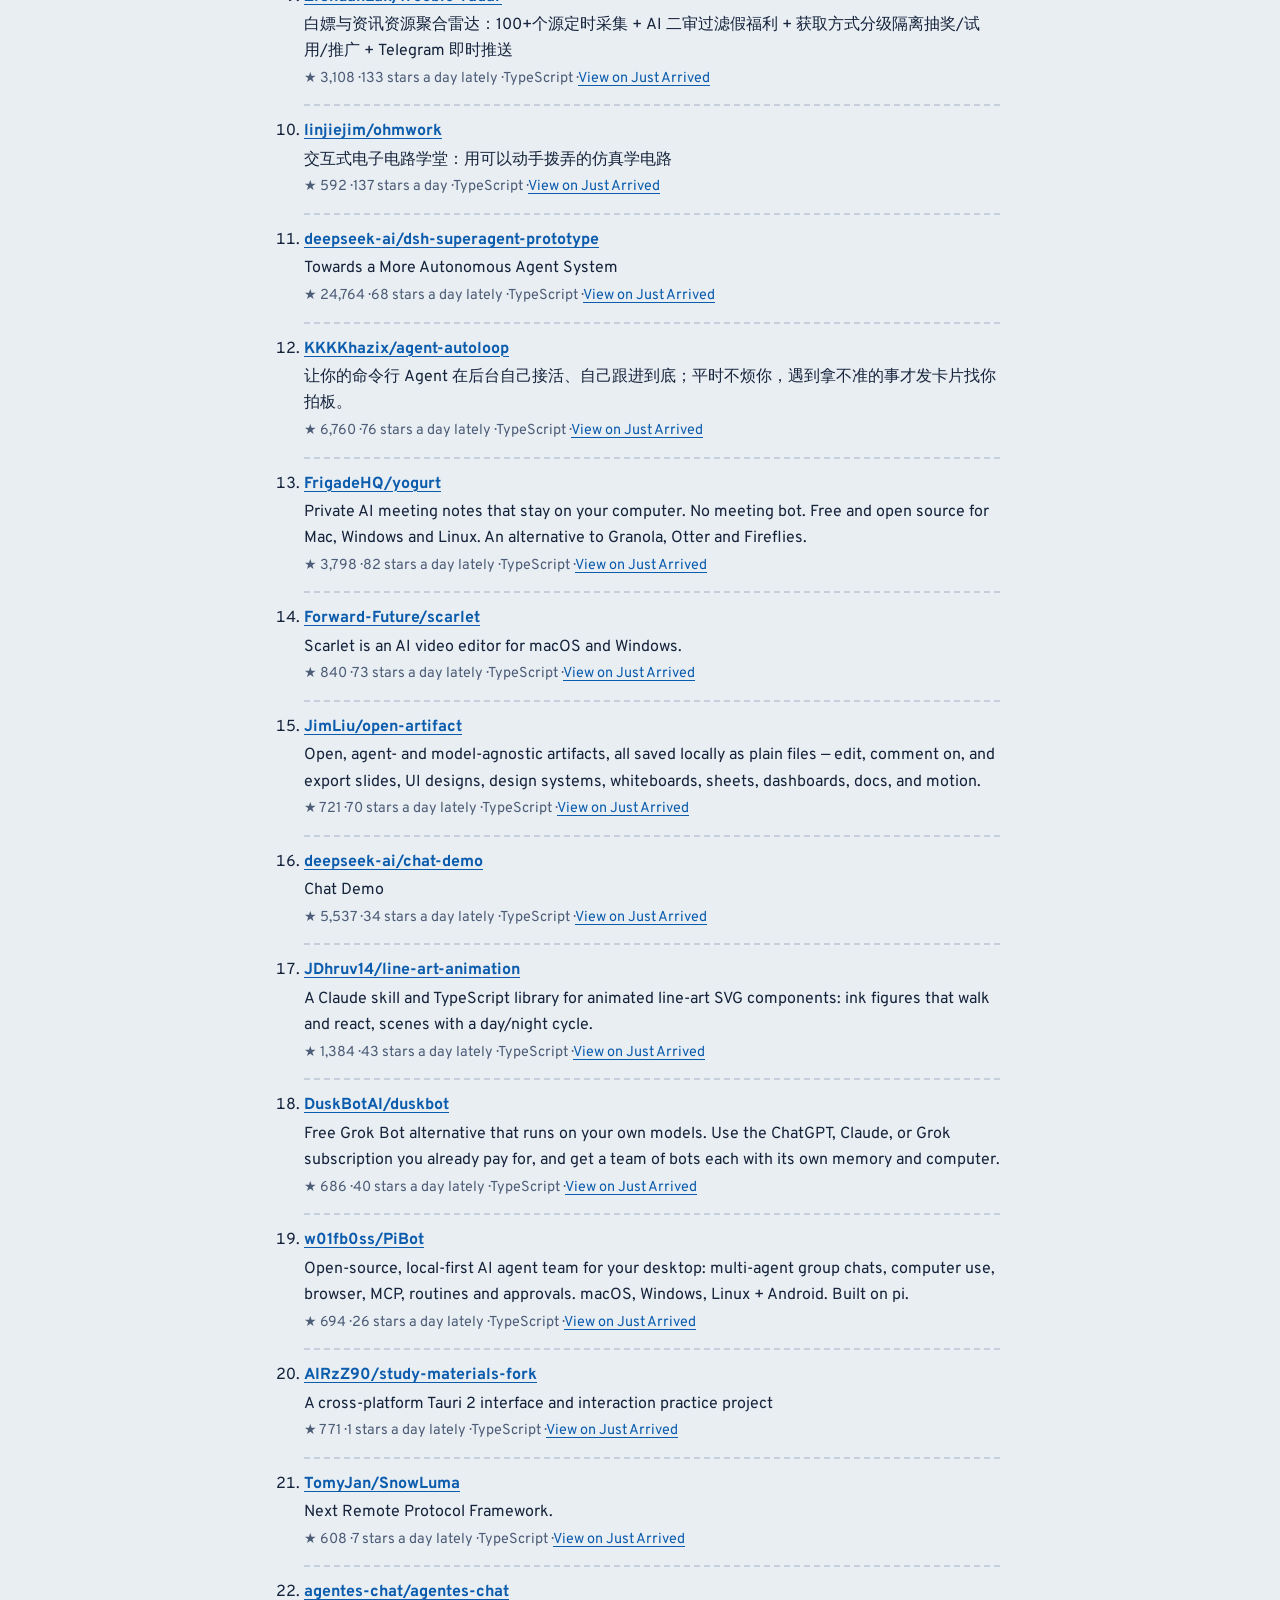
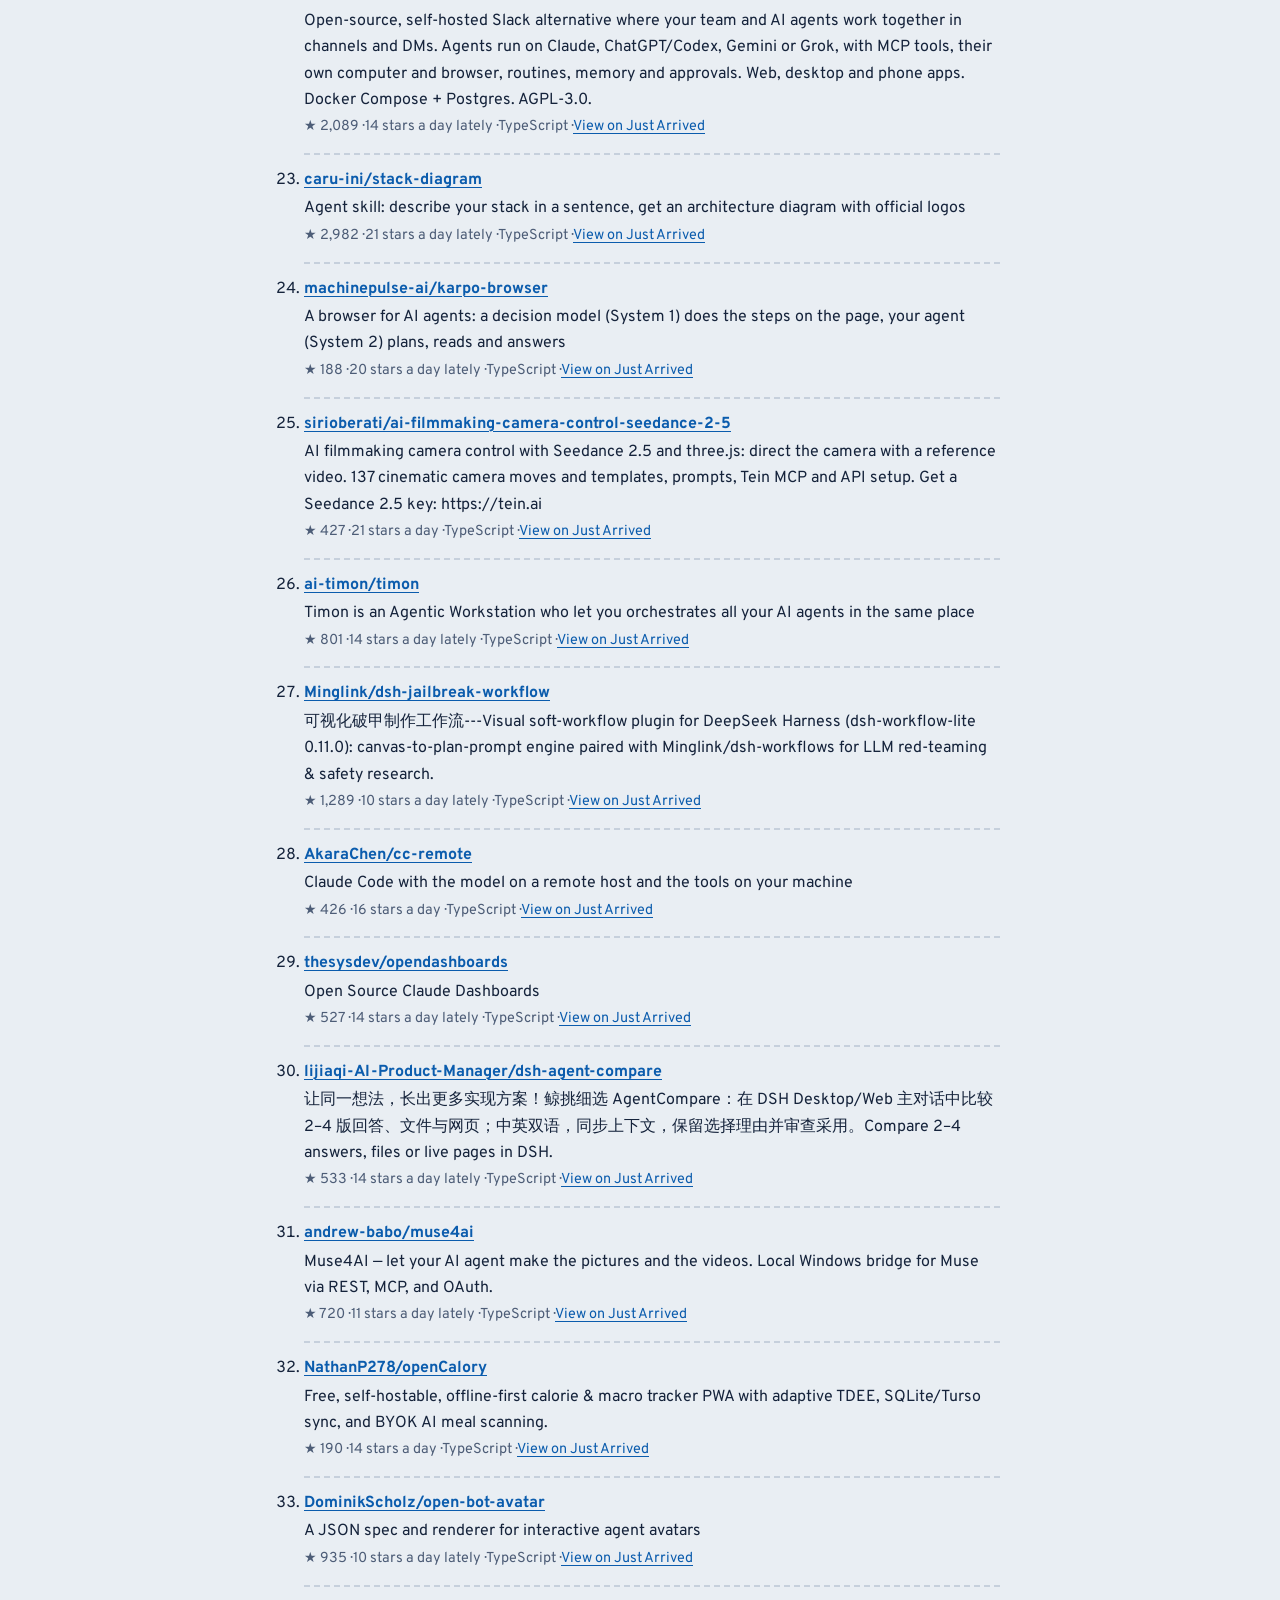
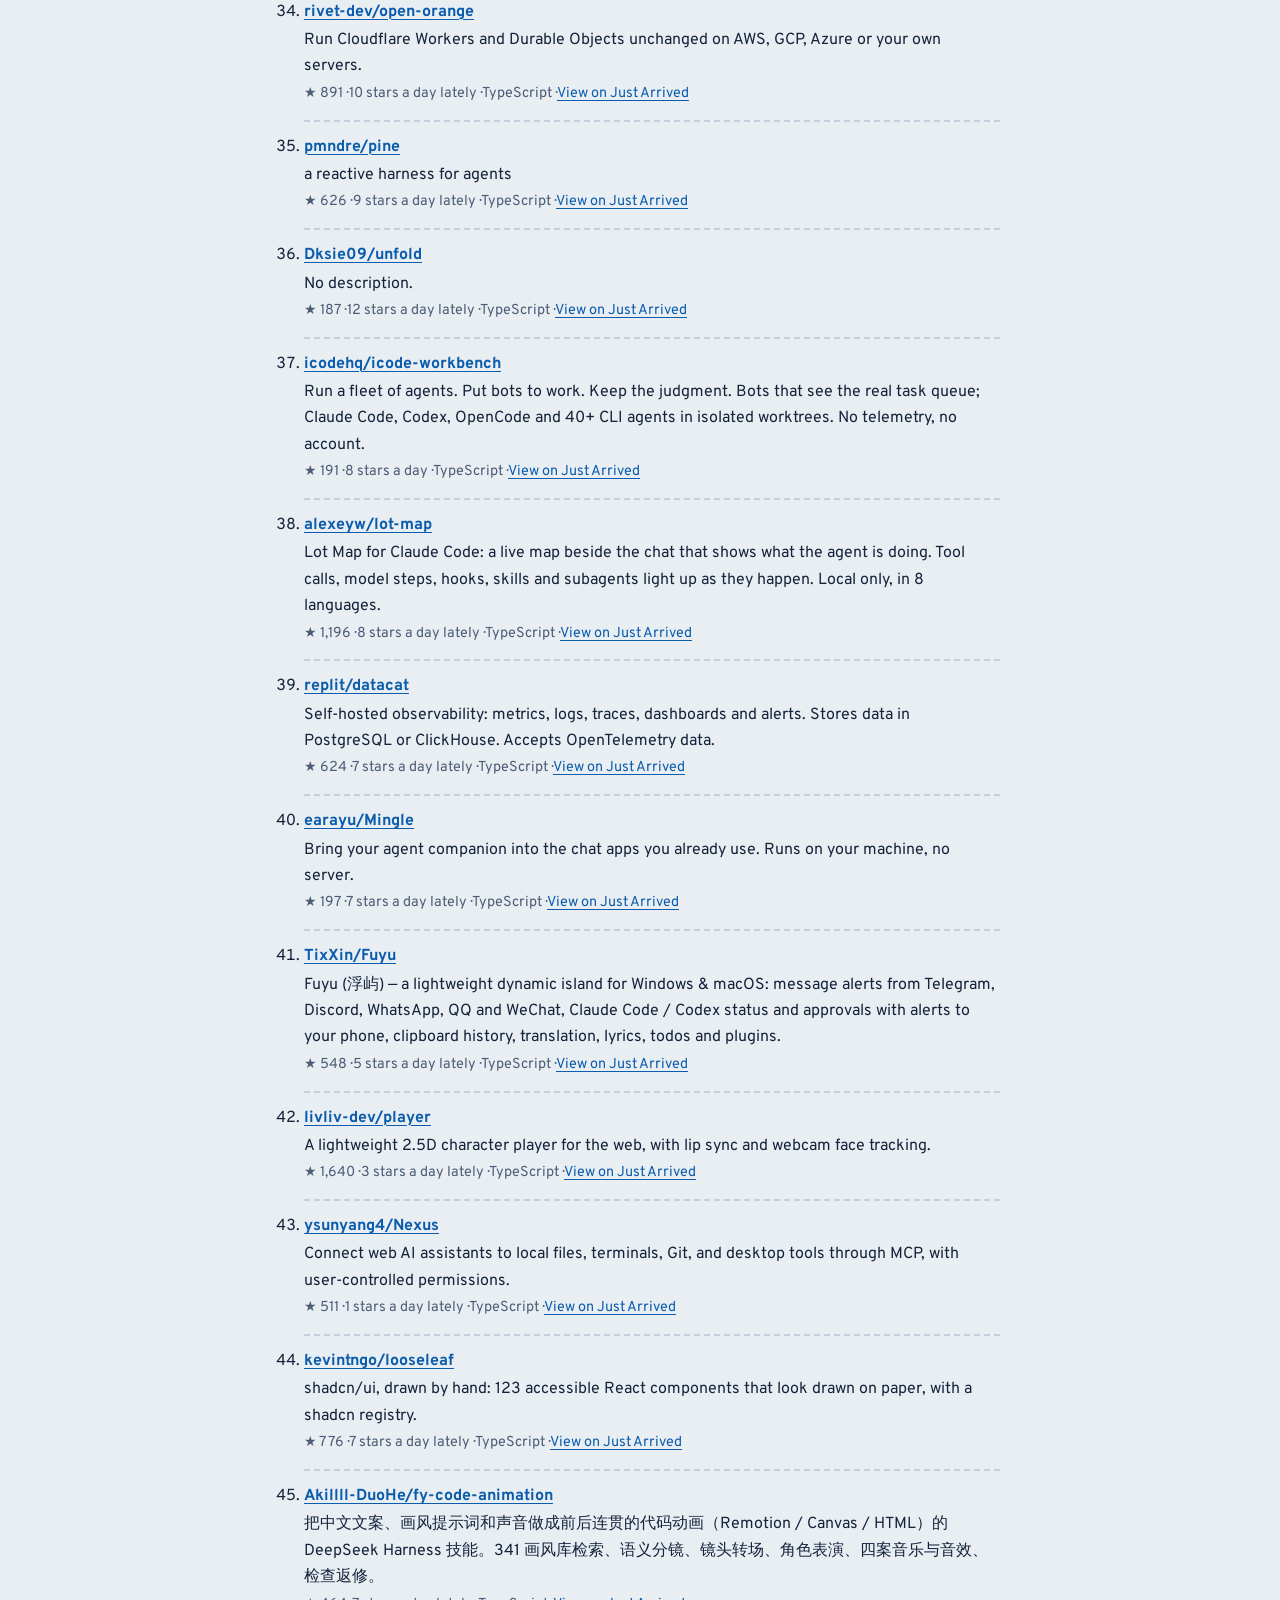
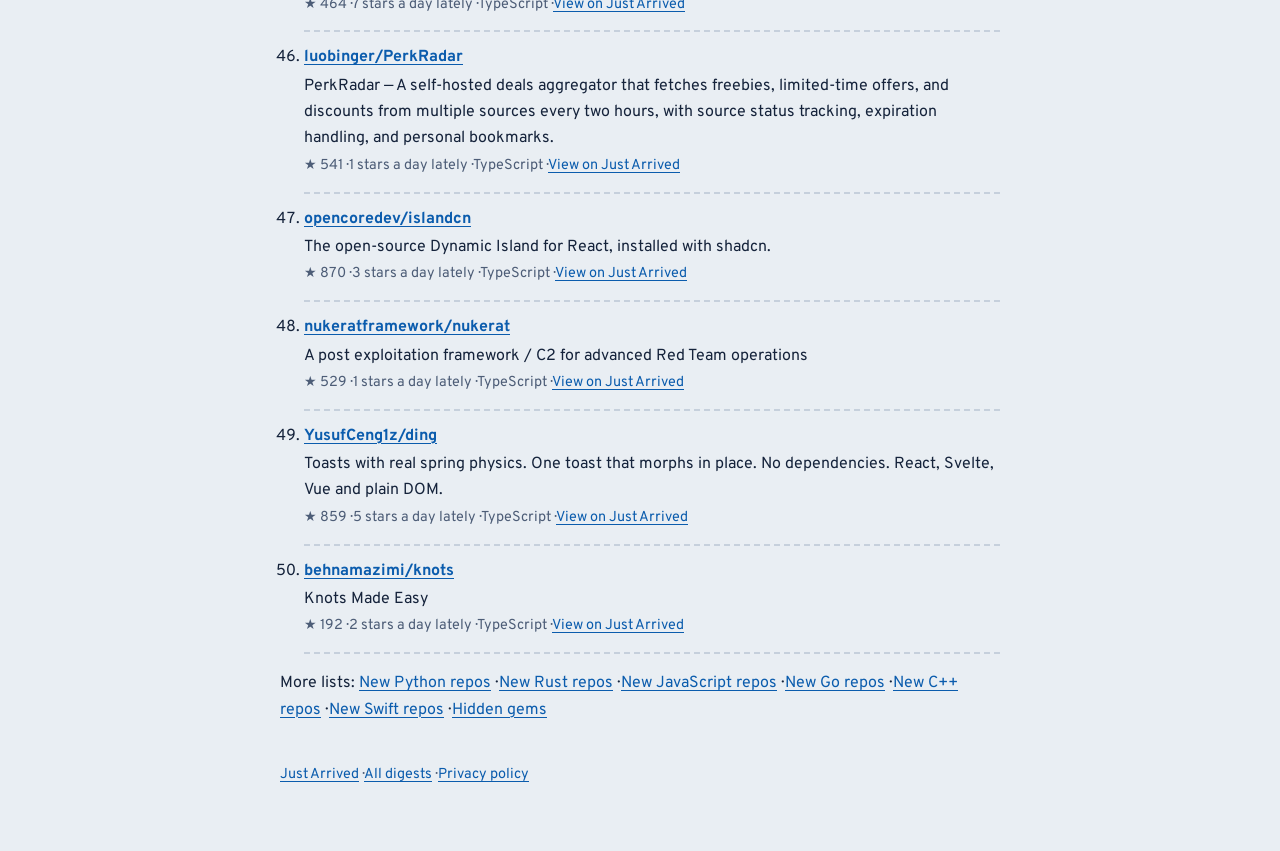
<file: new/typescript.html>
<!DOCTYPE html>
<html lang="en">
<head>
<meta charset="UTF-8">
<meta name="viewport" content="width=device-width, initial-scale=1">
<title>New TypeScript GitHub repos gaining stars — Just Arrived</title>
<meta name="description" content="59 new TypeScript repositories gaining stars on GitHub in the last 30 days, topped by nexu-io/opengame with 2,696 stars.">
<link rel="canonical" href="https://sharma-open-source.github.io/just-arrived/new/typescript.html">
<meta property="og:type" content="article">
<meta property="og:title" content="New TypeScript GitHub repos gaining stars — Just Arrived">
<meta property="og:description" content="59 new TypeScript repositories gaining stars on GitHub in the last 30 days, topped by nexu-io/opengame with 2,696 stars.">
<meta property="og:url" content="https://sharma-open-source.github.io/just-arrived/new/typescript.html">
<meta property="og:image" content="https://sharma-open-source.github.io/just-arrived/og-image.png">
<meta name="twitter:card" content="summary_large_image">
<link rel="stylesheet" href="../theme.css?v=2">
<script async src="https://pagead2.googlesyndication.com/pagead/js/adsbygoogle.js?client=ca-pub-4743008845908654"
     crossorigin="anonymous"></script>
</head>
<body>
<script>
try { const t = localStorage.getItem("ja-theme"); if (t) document.documentElement.dataset.theme = t; } catch (e) {}
</script>
<header class="sign"><div class="in"><a class="logo" href="../"><svg viewBox="0 0 34 34" aria-hidden="true"><rect width="34" height="34" rx="4" fill="#15233b"/><path d="M10 9v14h14M10 23 24 9" fill="none" stroke="#ffc72c" stroke-width="4"/></svg>Just Arrived</a><nav aria-label="Site"><a href="../digest/">Digest</a></nav></div></header>
<main class="doc digest">
<p><a href="../">← Just Arrived</a></p>
<h1>New TypeScript GitHub repos gaining stars</h1>
<p class="muted">Updated November 28, 2026</p>
<p>Just Arrived found 59 TypeScript repositories created in the last 30 days with at least 50 stars, ranked by recent growth. <strong>nexu-io/opengame</strong> ranks first, with 2,696 stars. The median repo has 694 stars. The top 50 are listed here.</p>
<ol>
<li>
<a href="https://github.com/nexu-io/opengame" rel="noopener nofollow"><strong>nexu-io/opengame</strong></a>
<p>The Super Game Agent — the Unity &amp; Unreal for AI agents, with 100+ viral games to remix. Turn 20+ coding agents (Claude Code, Codex, DeepSeek, etc.) into a full-stack AI game studio. Build and publish 3D &amp; mini-games to WeChat, Douyin, TikTok, Telegram, itch.io, and more.</p>
<p class="muted">★ 2,696 · 1,297 stars a day lately · TypeScript · <a href="../?repo=nexu-io%2Fopengame">View on Just Arrived</a></p>
</li>
<li>
<a href="https://github.com/pithings/unkernel" rel="noopener nofollow"><strong>pithings/unkernel</strong></a>
<p>A real Linux kernel, compiled to WebAssembly. It boots to a shell in less than a second.</p>
<p class="muted">★ 2,905 · 637 stars a day lately · TypeScript · <a href="../?repo=pithings%2Funkernel">View on Just Arrived</a></p>
</li>
<li>
<a href="https://github.com/XinaTian/MROffice" rel="noopener nofollow"><strong>XinaTian/MROffice</strong></a>
<p>MR Office — the open-source editors of the AI office suite closest to Microsoft Office: documents, spreadsheets, presentations, PDF and code in the browser. Copilot in every editor edits real Word, Excel and PowerPoint files with you; an MCP server lets Claude, ChatGPT, Cursor and Codex create and edit them; embed it in your app with one line.</p>
<p class="muted">★ 5,350 · 610 stars a day lately · TypeScript · <a href="../?repo=XinaTian%2FMROffice">View on Just Arrived</a></p>
</li>
<li>
<a href="https://github.com/INK-Q/agy-fast" rel="noopener nofollow"><strong>INK-Q/agy-fast</strong></a>
<p>Non-invasive MCP accelerator plugin for Google Antigravity (CLI/Desktop/IDE): cuts LLM turns (-34%), token quota (-31%), and upload traffic (-40%) without affecting native UI or diffs.</p>
<p class="muted">★ 2,267 · 366 stars a day lately · TypeScript · <a href="../?repo=INK-Q%2Fagy-fast">View on Just Arrived</a></p>
</li>
<li>
<a href="https://github.com/qianyiai/KuroCat" rel="noopener nofollow"><strong>qianyiai/KuroCat</strong></a>
<p>KuroCat — Free open-source 3D/2D desktop typing cat &amp; AI companion (Bongo Cat alternative · MCP · Win/Mac/Linux/Android) 开源3D桌面打字小黑猫</p>
<p class="muted">★ 1,868 · 350 stars a day lately · TypeScript · <a href="../?repo=qianyiai%2FKuroCat">View on Just Arrived</a></p>
</li>
<li>
<a href="https://github.com/Basil0879/steam-game-idler" rel="noopener nofollow"><strong>Basil0879/steam-game-idler</strong></a>
<p>Free Steam idler for trading card farming, achievement management, playtime boosting and multi-account automation on Windows.</p>
<p class="muted">★ 1,224 · 353 stars a day lately · TypeScript · <a href="../?repo=Basil0879%2Fsteam-game-idler">View on Just Arrived</a></p>
</li>
<li>
<a href="https://github.com/simplexai-labs/linger" rel="noopener nofollow"><strong>simplexai-labs/linger</strong></a>
<p>Linger is An Open-Source Personal Agent That Runs Fully on Your PC.  We aim to break Big Tech’s grip on AI by bringing powerful local AI to everyday computers through efficient model–harness co-design, so everyone can run their own.</p>
<p class="muted">★ 5,189 · 228 stars a day lately · TypeScript · <a href="../?repo=simplexai-labs%2Flinger">View on Just Arrived</a></p>
</li>
<li>
<a href="https://github.com/mromidev/claude-animated-shorts" rel="noopener nofollow"><strong>mromidev/claude-animated-shorts</strong></a>
<p>Free Claude skill: viral animated story shorts (2D characters in a 3D world) with three.js + Remotion</p>
<p class="muted">★ 5,280 · 133 stars a day lately · TypeScript · <a href="../?repo=mromidev%2Fclaude-animated-shorts">View on Just Arrived</a></p>
</li>
<li>
<a href="https://github.com/ZiChuanLan/freebie-radar" rel="noopener nofollow"><strong>ZiChuanLan/freebie-radar</strong></a>
<p>白嫖与资讯资源聚合雷达：100+个源定时采集 + AI 二审过滤假福利 + 获取方式分级隔离抽奖/试用/推广 + Telegram 即时推送</p>
<p class="muted">★ 3,108 · 133 stars a day lately · TypeScript · <a href="../?repo=ZiChuanLan%2Ffreebie-radar">View on Just Arrived</a></p>
</li>
<li>
<a href="https://github.com/linjiejim/ohmwork" rel="noopener nofollow"><strong>linjiejim/ohmwork</strong></a>
<p>交互式电子电路学堂：用可以动手拨弄的仿真学电路</p>
<p class="muted">★ 592 · 137 stars a day · TypeScript · <a href="../?repo=linjiejim%2Fohmwork">View on Just Arrived</a></p>
</li>
<li>
<a href="https://github.com/deepseek-ai/dsh-superagent-prototype" rel="noopener nofollow"><strong>deepseek-ai/dsh-superagent-prototype</strong></a>
<p>Towards a More Autonomous Agent System</p>
<p class="muted">★ 24,764 · 68 stars a day lately · TypeScript · <a href="../?repo=deepseek-ai%2Fdsh-superagent-prototype">View on Just Arrived</a></p>
</li>
<li>
<a href="https://github.com/KKKKhazix/agent-autoloop" rel="noopener nofollow"><strong>KKKKhazix/agent-autoloop</strong></a>
<p>让你的命令行 Agent 在后台自己接活、自己跟进到底；平时不烦你，遇到拿不准的事才发卡片找你拍板。</p>
<p class="muted">★ 6,760 · 76 stars a day lately · TypeScript · <a href="../?repo=KKKKhazix%2Fagent-autoloop">View on Just Arrived</a></p>
</li>
<li>
<a href="https://github.com/FrigadeHQ/yogurt" rel="noopener nofollow"><strong>FrigadeHQ/yogurt</strong></a>
<p>Private AI meeting notes that stay on your computer. No meeting bot. Free and open source for Mac, Windows and Linux. An alternative to Granola, Otter and Fireflies.</p>
<p class="muted">★ 3,798 · 82 stars a day lately · TypeScript · <a href="../?repo=FrigadeHQ%2Fyogurt">View on Just Arrived</a></p>
</li>
<li>
<a href="https://github.com/Forward-Future/scarlet" rel="noopener nofollow"><strong>Forward-Future/scarlet</strong></a>
<p>Scarlet is an AI video editor for macOS and Windows.</p>
<p class="muted">★ 840 · 73 stars a day lately · TypeScript · <a href="../?repo=Forward-Future%2Fscarlet">View on Just Arrived</a></p>
</li>
<li>
<a href="https://github.com/JimLiu/open-artifact" rel="noopener nofollow"><strong>JimLiu/open-artifact</strong></a>
<p>Open, agent- and model-agnostic artifacts, all saved locally as plain files — edit, comment on, and export slides, UI designs, design systems, whiteboards, sheets, dashboards, docs, and motion.</p>
<p class="muted">★ 721 · 70 stars a day lately · TypeScript · <a href="../?repo=JimLiu%2Fopen-artifact">View on Just Arrived</a></p>
</li>
<li>
<a href="https://github.com/deepseek-ai/chat-demo" rel="noopener nofollow"><strong>deepseek-ai/chat-demo</strong></a>
<p>Chat Demo</p>
<p class="muted">★ 5,537 · 34 stars a day lately · TypeScript · <a href="../?repo=deepseek-ai%2Fchat-demo">View on Just Arrived</a></p>
</li>
<li>
<a href="https://github.com/JDhruv14/line-art-animation" rel="noopener nofollow"><strong>JDhruv14/line-art-animation</strong></a>
<p>A Claude skill and TypeScript library for animated line-art SVG components: ink figures that walk and react, scenes with a day/night cycle.</p>
<p class="muted">★ 1,384 · 43 stars a day lately · TypeScript · <a href="../?repo=JDhruv14%2Fline-art-animation">View on Just Arrived</a></p>
</li>
<li>
<a href="https://github.com/DuskBotAI/duskbot" rel="noopener nofollow"><strong>DuskBotAI/duskbot</strong></a>
<p>Free Grok Bot alternative that runs on your own models. Use the ChatGPT, Claude, or Grok subscription you already pay for, and get a team of bots each with its own memory and computer.</p>
<p class="muted">★ 686 · 40 stars a day lately · TypeScript · <a href="../?repo=DuskBotAI%2Fduskbot">View on Just Arrived</a></p>
</li>
<li>
<a href="https://github.com/w01fb0ss/PiBot" rel="noopener nofollow"><strong>w01fb0ss/PiBot</strong></a>
<p>Open-source, local-first AI agent team for your desktop: multi-agent group chats, computer use, browser, MCP, routines and approvals. macOS, Windows, Linux + Android. Built on pi.</p>
<p class="muted">★ 694 · 26 stars a day lately · TypeScript · <a href="../?repo=w01fb0ss%2FPiBot">View on Just Arrived</a></p>
</li>
<li>
<a href="https://github.com/AIRzZ90/study-materials-fork" rel="noopener nofollow"><strong>AIRzZ90/study-materials-fork</strong></a>
<p>A cross-platform Tauri 2 interface and interaction practice project</p>
<p class="muted">★ 771 · 1 stars a day lately · TypeScript · <a href="../?repo=AIRzZ90%2Fstudy-materials-fork">View on Just Arrived</a></p>
</li>
<li>
<a href="https://github.com/TomyJan/SnowLuma" rel="noopener nofollow"><strong>TomyJan/SnowLuma</strong></a>
<p>Next Remote Protocol Framework.</p>
<p class="muted">★ 608 · 7 stars a day lately · TypeScript · <a href="../?repo=TomyJan%2FSnowLuma">View on Just Arrived</a></p>
</li>
<li>
<a href="https://github.com/agentes-chat/agentes-chat" rel="noopener nofollow"><strong>agentes-chat/agentes-chat</strong></a>
<p>Open-source, self-hosted Slack alternative where your team and AI agents work together in channels and DMs. Agents run on Claude, ChatGPT/Codex, Gemini or Grok, with MCP tools, their own computer and browser, routines, memory and approvals. Web, desktop and phone apps. Docker Compose + Postgres. AGPL-3.0.</p>
<p class="muted">★ 2,089 · 14 stars a day lately · TypeScript · <a href="../?repo=agentes-chat%2Fagentes-chat">View on Just Arrived</a></p>
</li>
<li>
<a href="https://github.com/caru-ini/stack-diagram" rel="noopener nofollow"><strong>caru-ini/stack-diagram</strong></a>
<p>Agent skill: describe your stack in a sentence, get an architecture diagram with official logos</p>
<p class="muted">★ 2,982 · 21 stars a day lately · TypeScript · <a href="../?repo=caru-ini%2Fstack-diagram">View on Just Arrived</a></p>
</li>
<li>
<a href="https://github.com/machinepulse-ai/karpo-browser" rel="noopener nofollow"><strong>machinepulse-ai/karpo-browser</strong></a>
<p>A browser for AI agents: a decision model (System 1) does the steps on the page, your agent (System 2) plans, reads and answers</p>
<p class="muted">★ 188 · 20 stars a day lately · TypeScript · <a href="../?repo=machinepulse-ai%2Fkarpo-browser">View on Just Arrived</a></p>
</li>
<li>
<a href="https://github.com/sirioberati/ai-filmmaking-camera-control-seedance-2-5" rel="noopener nofollow"><strong>sirioberati/ai-filmmaking-camera-control-seedance-2-5</strong></a>
<p>AI filmmaking camera control with Seedance 2.5 and three.js: direct the camera with a reference video. 137 cinematic camera moves and templates, prompts, Tein MCP and API setup. Get a Seedance 2.5 key: https://tein.ai</p>
<p class="muted">★ 427 · 21 stars a day · TypeScript · <a href="../?repo=sirioberati%2Fai-filmmaking-camera-control-seedance-2-5">View on Just Arrived</a></p>
</li>
<li>
<a href="https://github.com/ai-timon/timon" rel="noopener nofollow"><strong>ai-timon/timon</strong></a>
<p>Timon is an Agentic Workstation who let you orchestrates all your AI agents in the same place</p>
<p class="muted">★ 801 · 14 stars a day lately · TypeScript · <a href="../?repo=ai-timon%2Ftimon">View on Just Arrived</a></p>
</li>
<li>
<a href="https://github.com/Minglink/dsh-jailbreak-workflow" rel="noopener nofollow"><strong>Minglink/dsh-jailbreak-workflow</strong></a>
<p>可视化破甲制作工作流---Visual soft-workflow plugin for DeepSeek Harness (dsh-workflow-lite 0.11.0): canvas-to-plan-prompt engine paired with Minglink/dsh-workflows for LLM red-teaming &amp; safety research.</p>
<p class="muted">★ 1,289 · 10 stars a day lately · TypeScript · <a href="../?repo=Minglink%2Fdsh-jailbreak-workflow">View on Just Arrived</a></p>
</li>
<li>
<a href="https://github.com/AkaraChen/cc-remote" rel="noopener nofollow"><strong>AkaraChen/cc-remote</strong></a>
<p>Claude Code with the model on a remote host and the tools on your machine</p>
<p class="muted">★ 426 · 16 stars a day · TypeScript · <a href="../?repo=AkaraChen%2Fcc-remote">View on Just Arrived</a></p>
</li>
<li>
<a href="https://github.com/thesysdev/opendashboards" rel="noopener nofollow"><strong>thesysdev/opendashboards</strong></a>
<p>Open Source Claude Dashboards</p>
<p class="muted">★ 527 · 14 stars a day lately · TypeScript · <a href="../?repo=thesysdev%2Fopendashboards">View on Just Arrived</a></p>
</li>
<li>
<a href="https://github.com/lijiaqi-AI-Product-Manager/dsh-agent-compare" rel="noopener nofollow"><strong>lijiaqi-AI-Product-Manager/dsh-agent-compare</strong></a>
<p>让同一想法，长出更多实现方案！鲸挑细选 AgentCompare：在 DSH Desktop/Web 主对话中比较 2–4 版回答、文件与网页；中英双语，同步上下文，保留选择理由并审查采用。Compare 2–4 answers, files or live pages in DSH.</p>
<p class="muted">★ 533 · 14 stars a day lately · TypeScript · <a href="../?repo=lijiaqi-AI-Product-Manager%2Fdsh-agent-compare">View on Just Arrived</a></p>
</li>
<li>
<a href="https://github.com/andrew-babo/muse4ai" rel="noopener nofollow"><strong>andrew-babo/muse4ai</strong></a>
<p>Muse4AI — let your AI agent make the pictures and the videos. Local Windows bridge for Muse via REST, MCP, and OAuth.</p>
<p class="muted">★ 720 · 11 stars a day lately · TypeScript · <a href="../?repo=andrew-babo%2Fmuse4ai">View on Just Arrived</a></p>
</li>
<li>
<a href="https://github.com/NathanP278/openCalory" rel="noopener nofollow"><strong>NathanP278/openCalory</strong></a>
<p>Free, self-hostable, offline-first calorie &amp; macro tracker PWA with adaptive TDEE, SQLite/Turso sync, and BYOK AI meal scanning.</p>
<p class="muted">★ 190 · 14 stars a day · TypeScript · <a href="../?repo=NathanP278%2FopenCalory">View on Just Arrived</a></p>
</li>
<li>
<a href="https://github.com/DominikScholz/open-bot-avatar" rel="noopener nofollow"><strong>DominikScholz/open-bot-avatar</strong></a>
<p>A JSON spec and renderer for interactive agent avatars</p>
<p class="muted">★ 935 · 10 stars a day lately · TypeScript · <a href="../?repo=DominikScholz%2Fopen-bot-avatar">View on Just Arrived</a></p>
</li>
<li>
<a href="https://github.com/rivet-dev/open-orange" rel="noopener nofollow"><strong>rivet-dev/open-orange</strong></a>
<p>Run Cloudflare Workers and Durable Objects unchanged on AWS, GCP, Azure or your own servers.</p>
<p class="muted">★ 891 · 10 stars a day lately · TypeScript · <a href="../?repo=rivet-dev%2Fopen-orange">View on Just Arrived</a></p>
</li>
<li>
<a href="https://github.com/pmndre/pine" rel="noopener nofollow"><strong>pmndre/pine</strong></a>
<p>a reactive harness for agents</p>
<p class="muted">★ 626 · 9 stars a day lately · TypeScript · <a href="../?repo=pmndre%2Fpine">View on Just Arrived</a></p>
</li>
<li>
<a href="https://github.com/Dksie09/unfold" rel="noopener nofollow"><strong>Dksie09/unfold</strong></a>
<p>No description.</p>
<p class="muted">★ 187 · 12 stars a day lately · TypeScript · <a href="../?repo=Dksie09%2Funfold">View on Just Arrived</a></p>
</li>
<li>
<a href="https://github.com/icodehq/icode-workbench" rel="noopener nofollow"><strong>icodehq/icode-workbench</strong></a>
<p>Run a fleet of agents. Put bots to work. Keep the judgment. Bots that see the real task queue; Claude Code, Codex, OpenCode and 40+ CLI agents in isolated worktrees. No telemetry, no account.</p>
<p class="muted">★ 191 · 8 stars a day · TypeScript · <a href="../?repo=icodehq%2Ficode-workbench">View on Just Arrived</a></p>
</li>
<li>
<a href="https://github.com/alexeyw/lot-map" rel="noopener nofollow"><strong>alexeyw/lot-map</strong></a>
<p>Lot Map for Claude Code: a live map beside the chat that shows what the agent is doing. Tool calls, model steps, hooks, skills and subagents light up as they happen. Local only, in 8 languages.</p>
<p class="muted">★ 1,196 · 8 stars a day lately · TypeScript · <a href="../?repo=alexeyw%2Flot-map">View on Just Arrived</a></p>
</li>
<li>
<a href="https://github.com/replit/datacat" rel="noopener nofollow"><strong>replit/datacat</strong></a>
<p>Self-hosted observability: metrics, logs, traces, dashboards and alerts. Stores data in PostgreSQL or ClickHouse. Accepts OpenTelemetry data.</p>
<p class="muted">★ 624 · 7 stars a day lately · TypeScript · <a href="../?repo=replit%2Fdatacat">View on Just Arrived</a></p>
</li>
<li>
<a href="https://github.com/earayu/Mingle" rel="noopener nofollow"><strong>earayu/Mingle</strong></a>
<p>Bring your agent companion into the chat apps you already use. Runs on your machine, no server.</p>
<p class="muted">★ 197 · 7 stars a day lately · TypeScript · <a href="../?repo=earayu%2FMingle">View on Just Arrived</a></p>
</li>
<li>
<a href="https://github.com/TixXin/Fuyu" rel="noopener nofollow"><strong>TixXin/Fuyu</strong></a>
<p>Fuyu (浮屿) — a lightweight dynamic island for Windows &amp; macOS: message alerts from Telegram, Discord, WhatsApp, QQ and WeChat, Claude Code / Codex status and approvals with alerts to your phone, clipboard history, translation, lyrics, todos and plugins.</p>
<p class="muted">★ 548 · 5 stars a day lately · TypeScript · <a href="../?repo=TixXin%2FFuyu">View on Just Arrived</a></p>
</li>
<li>
<a href="https://github.com/livliv-dev/player" rel="noopener nofollow"><strong>livliv-dev/player</strong></a>
<p>A lightweight 2.5D character player for the web, with lip sync and webcam face tracking.</p>
<p class="muted">★ 1,640 · 3 stars a day lately · TypeScript · <a href="../?repo=livliv-dev%2Fplayer">View on Just Arrived</a></p>
</li>
<li>
<a href="https://github.com/ysunyang4/Nexus" rel="noopener nofollow"><strong>ysunyang4/Nexus</strong></a>
<p>Connect web AI assistants to local files, terminals, Git, and desktop tools through MCP, with user-controlled permissions.</p>
<p class="muted">★ 511 · 1 stars a day lately · TypeScript · <a href="../?repo=ysunyang4%2FNexus">View on Just Arrived</a></p>
</li>
<li>
<a href="https://github.com/kevintngo/looseleaf" rel="noopener nofollow"><strong>kevintngo/looseleaf</strong></a>
<p>shadcn/ui, drawn by hand: 123 accessible React components that look drawn on paper, with a shadcn registry.</p>
<p class="muted">★ 776 · 7 stars a day lately · TypeScript · <a href="../?repo=kevintngo%2Flooseleaf">View on Just Arrived</a></p>
</li>
<li>
<a href="https://github.com/Akillll-DuoHe/fy-code-animation" rel="noopener nofollow"><strong>Akillll-DuoHe/fy-code-animation</strong></a>
<p>把中文文案、画风提示词和声音做成前后连贯的代码动画（Remotion / Canvas / HTML）的 DeepSeek Harness 技能。341 画风库检索、语义分镜、镜头转场、角色表演、四案音乐与音效、检查返修。</p>
<p class="muted">★ 464 · 7 stars a day lately · TypeScript · <a href="../?repo=Akillll-DuoHe%2Ffy-code-animation">View on Just Arrived</a></p>
</li>
<li>
<a href="https://github.com/luobinger/PerkRadar" rel="noopener nofollow"><strong>luobinger/PerkRadar</strong></a>
<p>PerkRadar — A self-hosted deals aggregator that fetches freebies, limited-time offers, and discounts from multiple sources every two hours, with source status tracking, expiration handling, and personal bookmarks.</p>
<p class="muted">★ 541 · 1 stars a day lately · TypeScript · <a href="../?repo=luobinger%2FPerkRadar">View on Just Arrived</a></p>
</li>
<li>
<a href="https://github.com/opencoredev/islandcn" rel="noopener nofollow"><strong>opencoredev/islandcn</strong></a>
<p>The open-source Dynamic Island for React, installed with shadcn.</p>
<p class="muted">★ 870 · 3 stars a day lately · TypeScript · <a href="../?repo=opencoredev%2Fislandcn">View on Just Arrived</a></p>
</li>
<li>
<a href="https://github.com/nukeratframework/nukerat" rel="noopener nofollow"><strong>nukeratframework/nukerat</strong></a>
<p>A post exploitation framework / C2 for advanced Red Team operations</p>
<p class="muted">★ 529 · 1 stars a day lately · TypeScript · <a href="../?repo=nukeratframework%2Fnukerat">View on Just Arrived</a></p>
</li>
<li>
<a href="https://github.com/YusufCeng1z/ding" rel="noopener nofollow"><strong>YusufCeng1z/ding</strong></a>
<p>Toasts with real spring physics. One toast that morphs in place. No dependencies. React, Svelte, Vue and plain DOM.</p>
<p class="muted">★ 859 · 5 stars a day lately · TypeScript · <a href="../?repo=YusufCeng1z%2Fding">View on Just Arrived</a></p>
</li>
<li>
<a href="https://github.com/behnamazimi/knots" rel="noopener nofollow"><strong>behnamazimi/knots</strong></a>
<p>Knots Made Easy</p>
<p class="muted">★ 192 · 2 stars a day lately · TypeScript · <a href="../?repo=behnamazimi%2Fknots">View on Just Arrived</a></p>
</li>
</ol>
<p>More lists: <a href="python.html">New Python repos</a> · <a href="rust.html">New Rust repos</a> · <a href="javascript.html">New JavaScript repos</a> · <a href="go.html">New Go repos</a> · <a href="cpp.html">New C++ repos</a> · <a href="swift.html">New Swift repos</a> · <a href="hidden-gems.html">Hidden gems</a></p>
<footer class="muted"><a href="../">Just Arrived</a> · <a href="../digest/">All digests</a> · <a href="../privacy.html">Privacy policy</a></footer>
</main>
</body>
</html>
</file>
<file: theme.css>
/* Shared look for every page: an arrivals hall. Dark values appear twice, for the OS setting and for the Theme button. */
@font-face { font-family: "Overpass"; src: url(fonts/overpass.woff2) format("woff2"); font-weight: 400 900; font-display: swap; }
@font-face { font-family: "Overpass Mono"; src: url(fonts/overpass-mono.woff2) format("woff2"); font-weight: 500 700; font-display: swap; }
:root {
  color-scheme: light;
  --hall: #e9eef3; --ticket: #ffffff; --ink: #15233b; --soft: #4d5d77; --line: #c6d0dc; --edge: #728198; --sign-edge: #15233b;
  --sign: #ffc72c; --sign-ink: #15233b; --link: #0b5cad; --up: #0a7355; --up-fill: #d5efe5; --warn: #b3261e;
  --face: "Overpass", "Highway Gothic", "Segoe UI", Arial, sans-serif;
  --mono: "Overpass Mono", ui-monospace, Consolas, monospace;
  --g: 18px;
}
@media (prefers-color-scheme: dark) { :root:not([data-theme="light"]) {
  color-scheme: dark; --hall: #0f1a2c; --ticket: #1a2840; --ink: #eef3fa; --soft: #a9b8cf; --line: #354663; --edge: #8294b3; --sign-edge: #f5bd1f;
  --sign: #f5bd1f; --link: #85bcf7; --up: #5fd3a8; --up-fill: #173d3a; --warn: #ff9d94; } }
:root[data-theme="dark"] {
  color-scheme: dark; --hall: #0f1a2c; --ticket: #1a2840; --ink: #eef3fa; --soft: #a9b8cf; --line: #354663; --edge: #8294b3; --sign-edge: #f5bd1f;
  --sign: #f5bd1f; --link: #85bcf7; --up: #5fd3a8; --up-fill: #173d3a; --warn: #ff9d94; }
* { box-sizing: border-box; }
[hidden] { display: none !important; }
body { margin: 0; background: var(--hall); color: var(--ink); font: 400 1rem/1.5 var(--face); }
a { color: var(--link); overflow-wrap: anywhere; text-underline-offset: 3px; text-decoration-thickness: 1px; }
::selection { background: #ffc72c; color: #15233b; }
html { scrollbar-color: var(--edge) transparent; }
input, textarea { caret-color: var(--link); }
.vh { position: absolute; width: 1px; height: 1px; overflow: hidden; clip-path: inset(50%); white-space: nowrap; }
.skip { position: absolute; left: 16px; top: -60px; z-index: 60; padding: 10px 16px; border-radius: 4px; background: var(--ink); color: var(--hall); font-weight: 700; }
.skip:focus { top: 12px; }
:focus-visible { outline: 3px solid var(--link); outline-offset: 2px; }
.in { max-width: 1320px; margin-inline: auto; padding-inline: max(16px, env(safe-area-inset-left, 0px)) max(16px, env(safe-area-inset-right, 0px)); }
.sign { position: sticky; top: 0; z-index: 30; background: var(--sign); color: var(--sign-ink); }
.sign .in { display: flex; flex-wrap: wrap; align-items: center; gap: 12px 20px; padding-block: 12px; }
.sign :focus-visible { outline-color: var(--sign-ink); }
.logo { display: flex; align-items: center; gap: 10px; color: var(--sign-ink); font-weight: 900; font-size: 1.3rem; letter-spacing: -.02em; text-decoration: none; }
.logo svg { width: 34px; height: 34px; }
.sign nav { display: flex; align-items: center; gap: 16px; margin-left: auto; }
.sign nav > a { color: var(--sign-ink); font-weight: 700; text-decoration: none; }
.sign nav > a:hover { text-decoration: underline; }

/* text pages: privacy and digests */
.doc { max-width: 760px; margin-inline: auto; padding: 32px 20px 64px; line-height: 1.65; }
.doc h1 { font-weight: 900; font-size: clamp(1.9rem, 4vw, 2.6rem); line-height: 1.08; letter-spacing: -.03em; text-wrap: balance; }
.doc h2 { margin-top: 36px; font-size: 1.2rem; font-weight: 800; }
.doc .muted { color: var(--soft); font-size: .9rem; }
.doc ol, .doc ul { padding-left: 24px; }
.doc footer { margin-top: 40px; }
.digest li { padding: 12px 0; border-bottom: 2px dashed var(--line); }
.digest li p { margin: 2px 0; }
</file>
